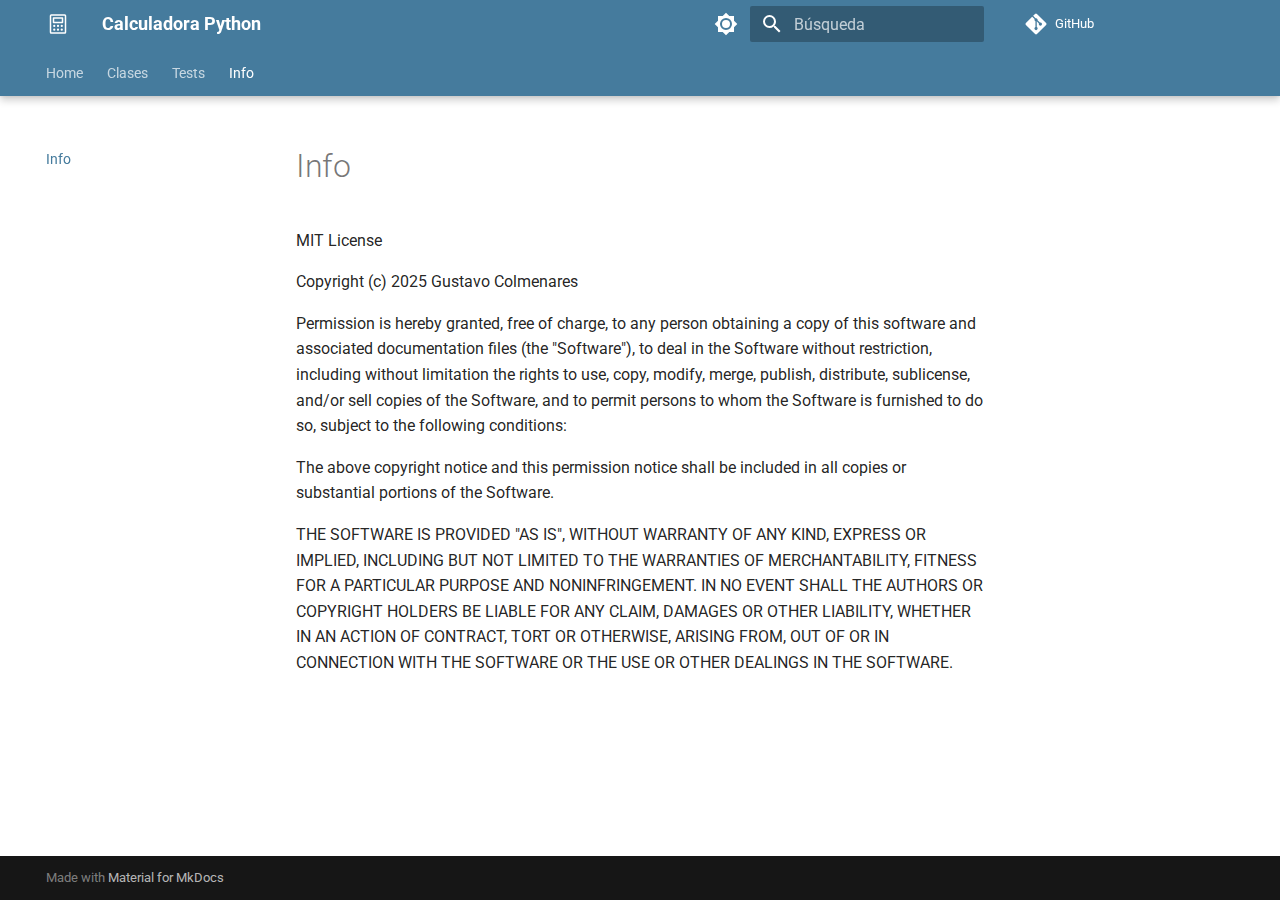
<file: license/index.html>
<!doctype html>
<html lang="es" class="no-js">
  <head>
    
      <meta charset="utf-8">
      <meta name="viewport" content="width=device-width,initial-scale=1">
      
      
      
        <link rel="canonical" href="https://mydomain.org/mysite/license/">
      
      
        <link rel="prev" href="../tests/test_HistoryManager_doc/">
      
      
      
      <link rel="icon" href="../assets/images/favicon.png">
      <meta name="generator" content="mkdocs-1.6.1, mkdocs-material-9.6.14">
    
    
      
        <title>Info - Calculadora Python</title>
      
    
    
      <link rel="stylesheet" href="../assets/stylesheets/main.342714a4.min.css">
      
        
        <link rel="stylesheet" href="../assets/stylesheets/palette.06af60db.min.css">
      
      


    
    
      
    
    
      
        
        
        <link rel="preconnect" href="https://fonts.gstatic.com" crossorigin>
        <link rel="stylesheet" href="https://fonts.googleapis.com/css?family=Roboto:300,300i,400,400i,700,700i%7CJetBrainsMono+Nerd+Font:400,400i,700,700i&display=fallback">
        <style>:root{--md-text-font:"Roboto";--md-code-font:"JetBrainsMono Nerd Font"}</style>
      
    
    
      <link rel="stylesheet" href="../stylesheets/extra.css">
    
    <script>__md_scope=new URL("..",location),__md_hash=e=>[...e].reduce(((e,_)=>(e<<5)-e+_.charCodeAt(0)),0),__md_get=(e,_=localStorage,t=__md_scope)=>JSON.parse(_.getItem(t.pathname+"."+e)),__md_set=(e,_,t=localStorage,a=__md_scope)=>{try{t.setItem(a.pathname+"."+e,JSON.stringify(_))}catch(e){}}</script>
    
      

    
    
    
  </head>
  
  
    
    
      
    
    
    
    
    <body dir="ltr" data-md-color-scheme="default" data-md-color-primary="custom" data-md-color-accent="indigo">
  
    
    <input class="md-toggle" data-md-toggle="drawer" type="checkbox" id="__drawer" autocomplete="off">
    <input class="md-toggle" data-md-toggle="search" type="checkbox" id="__search" autocomplete="off">
    <label class="md-overlay" for="__drawer"></label>
    <div data-md-component="skip">
      
    </div>
    <div data-md-component="announce">
      
    </div>
    
    
      

  

<header class="md-header md-header--shadow md-header--lifted" data-md-component="header">
  <nav class="md-header__inner md-grid" aria-label="Cabecera">
    <a href=".." title="Calculadora Python" class="md-header__button md-logo" aria-label="Calculadora Python" data-md-component="logo">
      
  <img src="../calculator.svg" alt="logo">

    </a>
    <label class="md-header__button md-icon" for="__drawer">
      
      <svg xmlns="http://www.w3.org/2000/svg" viewBox="0 0 24 24"><path d="M3 6h18v2H3zm0 5h18v2H3zm0 5h18v2H3z"/></svg>
    </label>
    <div class="md-header__title" data-md-component="header-title">
      <div class="md-header__ellipsis">
        <div class="md-header__topic">
          <span class="md-ellipsis">
            Calculadora Python
          </span>
        </div>
        <div class="md-header__topic" data-md-component="header-topic">
          <span class="md-ellipsis">
            
              Info
            
          </span>
        </div>
      </div>
    </div>
    
      
        <form class="md-header__option" data-md-component="palette">
  
    
    
    
    <input class="md-option" data-md-color-media="" data-md-color-scheme="default" data-md-color-primary="custom" data-md-color-accent="indigo"  aria-label="Switch to dark mode"  type="radio" name="__palette" id="__palette_0">
    
      <label class="md-header__button md-icon" title="Switch to dark mode" for="__palette_1" hidden>
        <svg xmlns="http://www.w3.org/2000/svg" viewBox="0 0 24 24"><path d="M12 8a4 4 0 0 0-4 4 4 4 0 0 0 4 4 4 4 0 0 0 4-4 4 4 0 0 0-4-4m0 10a6 6 0 0 1-6-6 6 6 0 0 1 6-6 6 6 0 0 1 6 6 6 6 0 0 1-6 6m8-9.31V4h-4.69L12 .69 8.69 4H4v4.69L.69 12 4 15.31V20h4.69L12 23.31 15.31 20H20v-4.69L23.31 12z"/></svg>
      </label>
    
  
    
    
    
    <input class="md-option" data-md-color-media="" data-md-color-scheme="slate" data-md-color-primary="custom" data-md-color-accent="indigo"  aria-label="Switch to light mode"  type="radio" name="__palette" id="__palette_1">
    
      <label class="md-header__button md-icon" title="Switch to light mode" for="__palette_0" hidden>
        <svg xmlns="http://www.w3.org/2000/svg" viewBox="0 0 24 24"><path d="M12 18c-.89 0-1.74-.2-2.5-.55C11.56 16.5 13 14.42 13 12s-1.44-4.5-3.5-5.45C10.26 6.2 11.11 6 12 6a6 6 0 0 1 6 6 6 6 0 0 1-6 6m8-9.31V4h-4.69L12 .69 8.69 4H4v4.69L.69 12 4 15.31V20h4.69L12 23.31 15.31 20H20v-4.69L23.31 12z"/></svg>
      </label>
    
  
</form>
      
    
    
      <script>var palette=__md_get("__palette");if(palette&&palette.color){if("(prefers-color-scheme)"===palette.color.media){var media=matchMedia("(prefers-color-scheme: light)"),input=document.querySelector(media.matches?"[data-md-color-media='(prefers-color-scheme: light)']":"[data-md-color-media='(prefers-color-scheme: dark)']");palette.color.media=input.getAttribute("data-md-color-media"),palette.color.scheme=input.getAttribute("data-md-color-scheme"),palette.color.primary=input.getAttribute("data-md-color-primary"),palette.color.accent=input.getAttribute("data-md-color-accent")}for(var[key,value]of Object.entries(palette.color))document.body.setAttribute("data-md-color-"+key,value)}</script>
    
    
    
      
      
        <label class="md-header__button md-icon" for="__search">
          
          <svg xmlns="http://www.w3.org/2000/svg" viewBox="0 0 24 24"><path d="M9.5 3A6.5 6.5 0 0 1 16 9.5c0 1.61-.59 3.09-1.56 4.23l.27.27h.79l5 5-1.5 1.5-5-5v-.79l-.27-.27A6.52 6.52 0 0 1 9.5 16 6.5 6.5 0 0 1 3 9.5 6.5 6.5 0 0 1 9.5 3m0 2C7 5 5 7 5 9.5S7 14 9.5 14 14 12 14 9.5 12 5 9.5 5"/></svg>
        </label>
        <div class="md-search" data-md-component="search" role="dialog">
  <label class="md-search__overlay" for="__search"></label>
  <div class="md-search__inner" role="search">
    <form class="md-search__form" name="search">
      <input type="text" class="md-search__input" name="query" aria-label="Búsqueda" placeholder="Búsqueda" autocapitalize="off" autocorrect="off" autocomplete="off" spellcheck="false" data-md-component="search-query" required>
      <label class="md-search__icon md-icon" for="__search">
        
        <svg xmlns="http://www.w3.org/2000/svg" viewBox="0 0 24 24"><path d="M9.5 3A6.5 6.5 0 0 1 16 9.5c0 1.61-.59 3.09-1.56 4.23l.27.27h.79l5 5-1.5 1.5-5-5v-.79l-.27-.27A6.52 6.52 0 0 1 9.5 16 6.5 6.5 0 0 1 3 9.5 6.5 6.5 0 0 1 9.5 3m0 2C7 5 5 7 5 9.5S7 14 9.5 14 14 12 14 9.5 12 5 9.5 5"/></svg>
        
        <svg xmlns="http://www.w3.org/2000/svg" viewBox="0 0 24 24"><path d="M20 11v2H8l5.5 5.5-1.42 1.42L4.16 12l7.92-7.92L13.5 5.5 8 11z"/></svg>
      </label>
      <nav class="md-search__options" aria-label="Buscar">
        
        <button type="reset" class="md-search__icon md-icon" title="Limpiar" aria-label="Limpiar" tabindex="-1">
          
          <svg xmlns="http://www.w3.org/2000/svg" viewBox="0 0 24 24"><path d="M19 6.41 17.59 5 12 10.59 6.41 5 5 6.41 10.59 12 5 17.59 6.41 19 12 13.41 17.59 19 19 17.59 13.41 12z"/></svg>
        </button>
      </nav>
      
        <div class="md-search__suggest" data-md-component="search-suggest"></div>
      
    </form>
    <div class="md-search__output">
      <div class="md-search__scrollwrap" tabindex="0" data-md-scrollfix>
        <div class="md-search-result" data-md-component="search-result">
          <div class="md-search-result__meta">
            Inicializando búsqueda
          </div>
          <ol class="md-search-result__list" role="presentation"></ol>
        </div>
      </div>
    </div>
  </div>
</div>
      
    
    
      <div class="md-header__source">
        <a href="https://github.com/Gustavo9481/Calculadora_Python" title="Ir al repositorio" class="md-source" data-md-component="source">
  <div class="md-source__icon md-icon">
    
    <svg xmlns="http://www.w3.org/2000/svg" viewBox="0 0 448 512"><!--! Font Awesome Free 6.7.2 by @fontawesome - https://fontawesome.com License - https://fontawesome.com/license/free (Icons: CC BY 4.0, Fonts: SIL OFL 1.1, Code: MIT License) Copyright 2024 Fonticons, Inc.--><path d="M439.55 236.05 244 40.45a28.87 28.87 0 0 0-40.81 0l-40.66 40.63 51.52 51.52c27.06-9.14 52.68 16.77 43.39 43.68l49.66 49.66c34.23-11.8 61.18 31 35.47 56.69-26.49 26.49-70.21-2.87-56-37.34L240.22 199v121.85c25.3 12.54 22.26 41.85 9.08 55a34.34 34.34 0 0 1-48.55 0c-17.57-17.6-11.07-46.91 11.25-56v-123c-20.8-8.51-24.6-30.74-18.64-45L142.57 101 8.45 235.14a28.86 28.86 0 0 0 0 40.81l195.61 195.6a28.86 28.86 0 0 0 40.8 0l194.69-194.69a28.86 28.86 0 0 0 0-40.81"/></svg>
  </div>
  <div class="md-source__repository">
    GitHub
  </div>
</a>
      </div>
    
  </nav>
  
    
      
<nav class="md-tabs" aria-label="Pestañas" data-md-component="tabs">
  <div class="md-grid">
    <ul class="md-tabs__list">
      
        
  
  
  
  
    <li class="md-tabs__item">
      <a href=".." class="md-tabs__link">
        
  
  
    
  
  Home

      </a>
    </li>
  

      
        
  
  
  
  
    
    
      <li class="md-tabs__item">
        <a href="../clases/AppCalculator_doc/" class="md-tabs__link">
          
  
  
  Clases

        </a>
      </li>
    
  

      
        
  
  
  
  
    
    
      <li class="md-tabs__item">
        <a href="../tests/test_Calculator_doc/" class="md-tabs__link">
          
  
  
  Tests

        </a>
      </li>
    
  

      
        
  
  
  
    
  
  
    <li class="md-tabs__item md-tabs__item--active">
      <a href="./" class="md-tabs__link">
        
  
  
    
  
  Info

      </a>
    </li>
  

      
    </ul>
  </div>
</nav>
    
  
</header>
    
    <div class="md-container" data-md-component="container">
      
      
        
      
      <main class="md-main" data-md-component="main">
        <div class="md-main__inner md-grid">
          
            
              
              <div class="md-sidebar md-sidebar--primary" data-md-component="sidebar" data-md-type="navigation" >
                <div class="md-sidebar__scrollwrap">
                  <div class="md-sidebar__inner">
                    


  


<nav class="md-nav md-nav--primary md-nav--lifted" aria-label="Navegación" data-md-level="0">
  <label class="md-nav__title" for="__drawer">
    <a href=".." title="Calculadora Python" class="md-nav__button md-logo" aria-label="Calculadora Python" data-md-component="logo">
      
  <img src="../calculator.svg" alt="logo">

    </a>
    Calculadora Python
  </label>
  
    <div class="md-nav__source">
      <a href="https://github.com/Gustavo9481/Calculadora_Python" title="Ir al repositorio" class="md-source" data-md-component="source">
  <div class="md-source__icon md-icon">
    
    <svg xmlns="http://www.w3.org/2000/svg" viewBox="0 0 448 512"><!--! Font Awesome Free 6.7.2 by @fontawesome - https://fontawesome.com License - https://fontawesome.com/license/free (Icons: CC BY 4.0, Fonts: SIL OFL 1.1, Code: MIT License) Copyright 2024 Fonticons, Inc.--><path d="M439.55 236.05 244 40.45a28.87 28.87 0 0 0-40.81 0l-40.66 40.63 51.52 51.52c27.06-9.14 52.68 16.77 43.39 43.68l49.66 49.66c34.23-11.8 61.18 31 35.47 56.69-26.49 26.49-70.21-2.87-56-37.34L240.22 199v121.85c25.3 12.54 22.26 41.85 9.08 55a34.34 34.34 0 0 1-48.55 0c-17.57-17.6-11.07-46.91 11.25-56v-123c-20.8-8.51-24.6-30.74-18.64-45L142.57 101 8.45 235.14a28.86 28.86 0 0 0 0 40.81l195.61 195.6a28.86 28.86 0 0 0 40.8 0l194.69-194.69a28.86 28.86 0 0 0 0-40.81"/></svg>
  </div>
  <div class="md-source__repository">
    GitHub
  </div>
</a>
    </div>
  
  <ul class="md-nav__list" data-md-scrollfix>
    
      
      
  
  
  
  
    <li class="md-nav__item">
      <a href=".." class="md-nav__link">
        
  
  
  <span class="md-ellipsis">
    Home
    
  </span>
  

      </a>
    </li>
  

    
      
      
  
  
  
  
    
    
    
    
      
      
        
      
    
    
    <li class="md-nav__item md-nav__item--nested">
      
        
        
          
        
        <input class="md-nav__toggle md-toggle md-toggle--indeterminate" type="checkbox" id="__nav_2" >
        
          
          <label class="md-nav__link" for="__nav_2" id="__nav_2_label" tabindex="0">
            
  
  
  <span class="md-ellipsis">
    Clases
    
  </span>
  

            <span class="md-nav__icon md-icon"></span>
          </label>
        
        <nav class="md-nav" data-md-level="1" aria-labelledby="__nav_2_label" aria-expanded="false">
          <label class="md-nav__title" for="__nav_2">
            <span class="md-nav__icon md-icon"></span>
            Clases
          </label>
          <ul class="md-nav__list" data-md-scrollfix>
            
              
                
  
  
  
  
    <li class="md-nav__item">
      <a href="../clases/AppCalculator_doc/" class="md-nav__link">
        
  
  
  <span class="md-ellipsis">
    AppCalculator
    
  </span>
  

      </a>
    </li>
  

              
            
              
                
  
  
  
  
    <li class="md-nav__item">
      <a href="../clases/Calculator_doc/" class="md-nav__link">
        
  
  
  <span class="md-ellipsis">
    Calculator
    
  </span>
  

      </a>
    </li>
  

              
            
              
                
  
  
  
  
    <li class="md-nav__item">
      <a href="../clases/HistoryTableDB_doc/" class="md-nav__link">
        
  
  
  <span class="md-ellipsis">
    HistoryTableDB
    
  </span>
  

      </a>
    </li>
  

              
            
              
                
  
  
  
  
    <li class="md-nav__item">
      <a href="../clases/HistoryManager_doc/" class="md-nav__link">
        
  
  
  <span class="md-ellipsis">
    HistoryManager
    
  </span>
  

      </a>
    </li>
  

              
            
              
                
  
  
  
  
    <li class="md-nav__item">
      <a href="../clases/ButtonsCreator_doc/" class="md-nav__link">
        
  
  
  <span class="md-ellipsis">
    ButtonsCreator
    
  </span>
  

      </a>
    </li>
  

              
            
              
                
  
  
  
  
    <li class="md-nav__item">
      <a href="../clases/ScreensCreator_doc/" class="md-nav__link">
        
  
  
  <span class="md-ellipsis">
    ScreensCreator
    
  </span>
  

      </a>
    </li>
  

              
            
              
                
  
  
  
  
    <li class="md-nav__item">
      <a href="../clases/InterfaceCreator_doc/" class="md-nav__link">
        
  
  
  <span class="md-ellipsis">
    InterfaceCreator
    
  </span>
  

      </a>
    </li>
  

              
            
          </ul>
        </nav>
      
    </li>
  

    
      
      
  
  
  
  
    
    
    
    
      
      
        
      
    
    
    <li class="md-nav__item md-nav__item--nested">
      
        
        
          
        
        <input class="md-nav__toggle md-toggle md-toggle--indeterminate" type="checkbox" id="__nav_3" >
        
          
          <label class="md-nav__link" for="__nav_3" id="__nav_3_label" tabindex="0">
            
  
  
  <span class="md-ellipsis">
    Tests
    
  </span>
  

            <span class="md-nav__icon md-icon"></span>
          </label>
        
        <nav class="md-nav" data-md-level="1" aria-labelledby="__nav_3_label" aria-expanded="false">
          <label class="md-nav__title" for="__nav_3">
            <span class="md-nav__icon md-icon"></span>
            Tests
          </label>
          <ul class="md-nav__list" data-md-scrollfix>
            
              
                
  
  
  
  
    <li class="md-nav__item">
      <a href="../tests/test_Calculator_doc/" class="md-nav__link">
        
  
  
  <span class="md-ellipsis">
    TestCalculator
    
  </span>
  

      </a>
    </li>
  

              
            
              
                
  
  
  
  
    <li class="md-nav__item">
      <a href="../tests/test_ButtonsCreator_doc/" class="md-nav__link">
        
  
  
  <span class="md-ellipsis">
    MockDisplay
    
  </span>
  

      </a>
    </li>
  

              
            
              
                
  
  
  
  
    <li class="md-nav__item">
      <a href="../tests/test_HistoryManager_doc/" class="md-nav__link">
        
  
  
  <span class="md-ellipsis">
    TestHistoryManager
    
  </span>
  

      </a>
    </li>
  

              
            
          </ul>
        </nav>
      
    </li>
  

    
      
      
  
  
    
  
  
  
    <li class="md-nav__item md-nav__item--active">
      
      <input class="md-nav__toggle md-toggle" type="checkbox" id="__toc">
      
      
      
      <a href="./" class="md-nav__link md-nav__link--active">
        
  
  
  <span class="md-ellipsis">
    Info
    
  </span>
  

      </a>
      
    </li>
  

    
  </ul>
</nav>
                  </div>
                </div>
              </div>
            
            
              
              <div class="md-sidebar md-sidebar--secondary" data-md-component="sidebar" data-md-type="toc" >
                <div class="md-sidebar__scrollwrap">
                  <div class="md-sidebar__inner">
                    

<nav class="md-nav md-nav--secondary" aria-label="Tabla de contenidos">
  
  
  
  
</nav>
                  </div>
                </div>
              </div>
            
          
          
            <div class="md-content" data-md-component="content">
              <article class="md-content__inner md-typeset">
                
                  


  
  


  <h1>Info</h1>

<p>MIT License</p>
<p>Copyright (c) 2025 Gustavo Colmenares</p>
<p>Permission is hereby granted, free of charge, to any person obtaining a copy
of this software and associated documentation files (the "Software"), to deal
in the Software without restriction, including without limitation the rights
to use, copy, modify, merge, publish, distribute, sublicense, and/or sell
copies of the Software, and to permit persons to whom the Software is
furnished to do so, subject to the following conditions:</p>
<p>The above copyright notice and this permission notice shall be included in all
copies or substantial portions of the Software.</p>
<p>THE SOFTWARE IS PROVIDED "AS IS", WITHOUT WARRANTY OF ANY KIND, EXPRESS OR
IMPLIED, INCLUDING BUT NOT LIMITED TO THE WARRANTIES OF MERCHANTABILITY,
FITNESS FOR A PARTICULAR PURPOSE AND NONINFRINGEMENT. IN NO EVENT SHALL THE
AUTHORS OR COPYRIGHT HOLDERS BE LIABLE FOR ANY CLAIM, DAMAGES OR OTHER
LIABILITY, WHETHER IN AN ACTION OF CONTRACT, TORT OR OTHERWISE, ARISING FROM,
OUT OF OR IN CONNECTION WITH THE SOFTWARE OR THE USE OR OTHER DEALINGS IN THE
SOFTWARE.</p>












                
              </article>
            </div>
          
          
<script>var target=document.getElementById(location.hash.slice(1));target&&target.name&&(target.checked=target.name.startsWith("__tabbed_"))</script>
        </div>
        
          <button type="button" class="md-top md-icon" data-md-component="top" hidden>
  
  <svg xmlns="http://www.w3.org/2000/svg" viewBox="0 0 24 24"><path d="M13 20h-2V8l-5.5 5.5-1.42-1.42L12 4.16l7.92 7.92-1.42 1.42L13 8z"/></svg>
  Volver al principio
</button>
        
      </main>
      
        <footer class="md-footer">
  
  <div class="md-footer-meta md-typeset">
    <div class="md-footer-meta__inner md-grid">
      <div class="md-copyright">
  
  
    Made with
    <a href="https://squidfunk.github.io/mkdocs-material/" target="_blank" rel="noopener">
      Material for MkDocs
    </a>
  
</div>
      
    </div>
  </div>
</footer>
      
    </div>
    <div class="md-dialog" data-md-component="dialog">
      <div class="md-dialog__inner md-typeset"></div>
    </div>
    
      <div class="md-progress" data-md-component="progress" role="progressbar"></div>
    
    
    
      
      <script id="__config" type="application/json">{"base": "..", "features": ["navigation.instant", "navigation.instant.progress", "navigation.instant.preview", "navigation.tracking", "navigation.tabs", "navigation.tabs.sticky", "navigation.sections", "navigation.expand", "navigation.top", "search.suggest", "content.code.copy"], "search": "../assets/javascripts/workers/search.d50fe291.min.js", "tags": null, "translations": {"clipboard.copied": "Copiado al portapapeles", "clipboard.copy": "Copiar al portapapeles", "search.result.more.one": "1 m\u00e1s en esta p\u00e1gina", "search.result.more.other": "# m\u00e1s en esta p\u00e1gina", "search.result.none": "No se encontraron documentos", "search.result.one": "1 documento encontrado", "search.result.other": "# documentos encontrados", "search.result.placeholder": "Teclee para comenzar b\u00fasqueda", "search.result.term.missing": "Falta", "select.version": "Seleccionar versi\u00f3n"}, "version": null}</script>
    
    
      <script src="../assets/javascripts/bundle.13a4f30d.min.js"></script>
      
    
  </body>
</html>
</file>
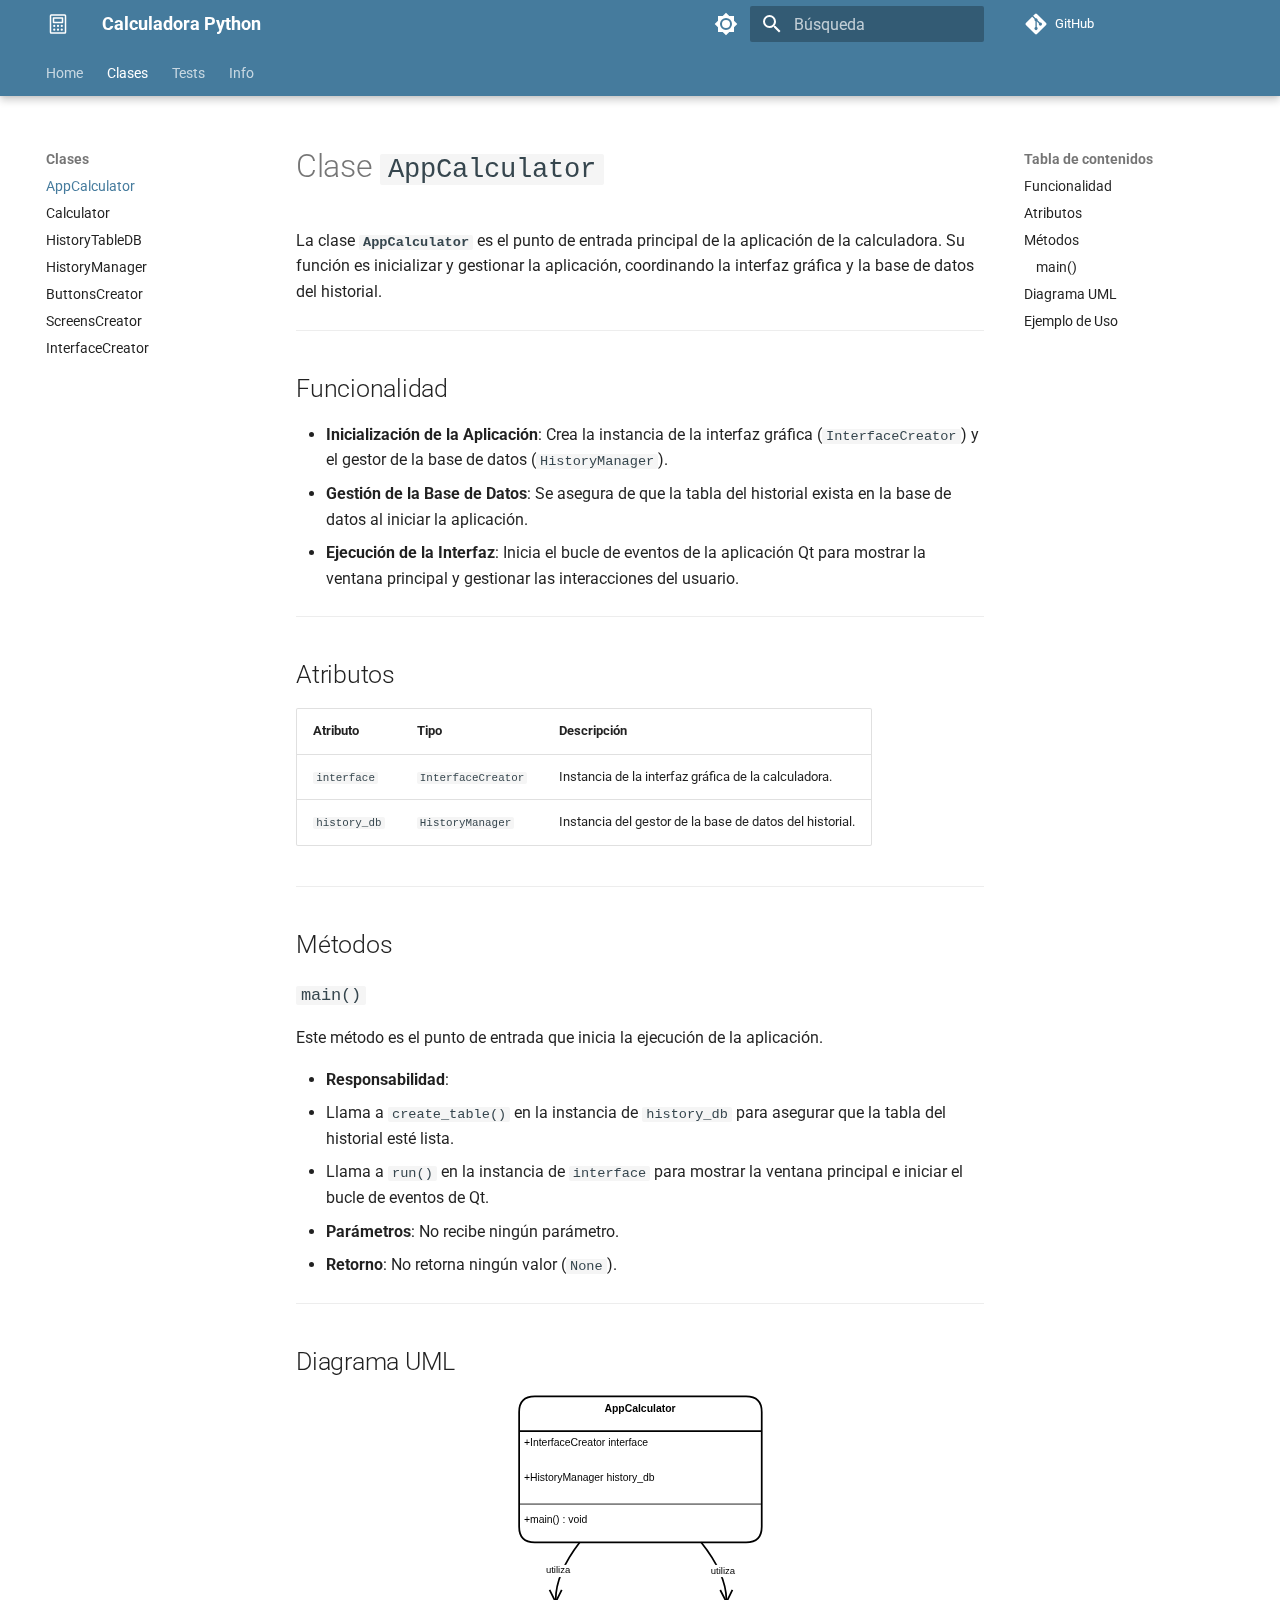
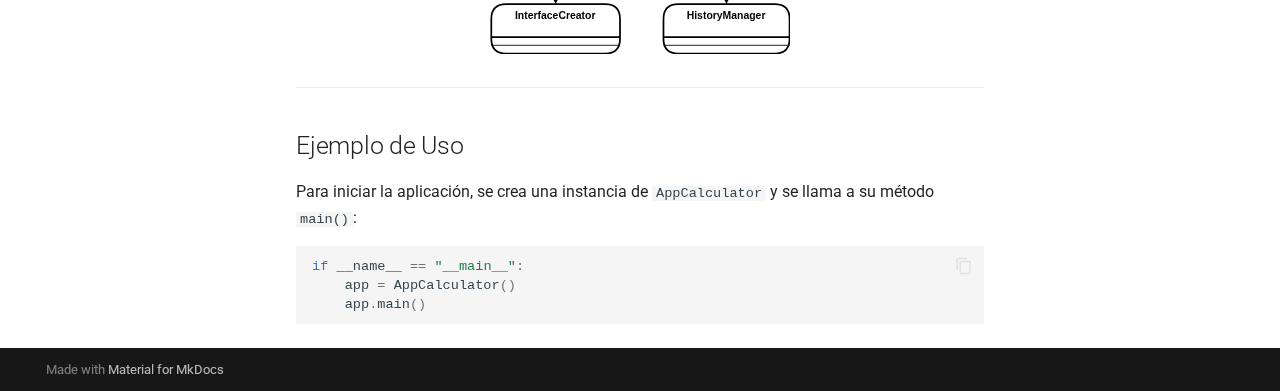
<file: clases/AppCalculator_doc/index.html>
<!doctype html>
<html lang="es" class="no-js">
  <head>
    
      <meta charset="utf-8">
      <meta name="viewport" content="width=device-width,initial-scale=1">
      
      
      
        <link rel="canonical" href="https://mydomain.org/mysite/clases/AppCalculator_doc/">
      
      
        <link rel="prev" href="../..">
      
      
        <link rel="next" href="../Calculator_doc/">
      
      
      <link rel="icon" href="../../assets/images/favicon.png">
      <meta name="generator" content="mkdocs-1.6.1, mkdocs-material-9.6.14">
    
    
      
        <title>AppCalculator - Calculadora Python</title>
      
    
    
      <link rel="stylesheet" href="../../assets/stylesheets/main.342714a4.min.css">
      
        
        <link rel="stylesheet" href="../../assets/stylesheets/palette.06af60db.min.css">
      
      


    
    
      
    
    
      
        
        
        <link rel="preconnect" href="https://fonts.gstatic.com" crossorigin>
        <link rel="stylesheet" href="https://fonts.googleapis.com/css?family=Roboto:300,300i,400,400i,700,700i%7CJetBrainsMono+Nerd+Font:400,400i,700,700i&display=fallback">
        <style>:root{--md-text-font:"Roboto";--md-code-font:"JetBrainsMono Nerd Font"}</style>
      
    
    
      <link rel="stylesheet" href="../../stylesheets/extra.css">
    
    <script>__md_scope=new URL("../..",location),__md_hash=e=>[...e].reduce(((e,_)=>(e<<5)-e+_.charCodeAt(0)),0),__md_get=(e,_=localStorage,t=__md_scope)=>JSON.parse(_.getItem(t.pathname+"."+e)),__md_set=(e,_,t=localStorage,a=__md_scope)=>{try{t.setItem(a.pathname+"."+e,JSON.stringify(_))}catch(e){}}</script>
    
      

    
    
    
  </head>
  
  
    
    
      
    
    
    
    
    <body dir="ltr" data-md-color-scheme="default" data-md-color-primary="custom" data-md-color-accent="indigo">
  
    
    <input class="md-toggle" data-md-toggle="drawer" type="checkbox" id="__drawer" autocomplete="off">
    <input class="md-toggle" data-md-toggle="search" type="checkbox" id="__search" autocomplete="off">
    <label class="md-overlay" for="__drawer"></label>
    <div data-md-component="skip">
      
        
        <a href="#clase-appcalculator" class="md-skip">
          Saltar a contenido
        </a>
      
    </div>
    <div data-md-component="announce">
      
    </div>
    
    
      

  

<header class="md-header md-header--shadow md-header--lifted" data-md-component="header">
  <nav class="md-header__inner md-grid" aria-label="Cabecera">
    <a href="../.." title="Calculadora Python" class="md-header__button md-logo" aria-label="Calculadora Python" data-md-component="logo">
      
  <img src="../../calculator.svg" alt="logo">

    </a>
    <label class="md-header__button md-icon" for="__drawer">
      
      <svg xmlns="http://www.w3.org/2000/svg" viewBox="0 0 24 24"><path d="M3 6h18v2H3zm0 5h18v2H3zm0 5h18v2H3z"/></svg>
    </label>
    <div class="md-header__title" data-md-component="header-title">
      <div class="md-header__ellipsis">
        <div class="md-header__topic">
          <span class="md-ellipsis">
            Calculadora Python
          </span>
        </div>
        <div class="md-header__topic" data-md-component="header-topic">
          <span class="md-ellipsis">
            
              AppCalculator
            
          </span>
        </div>
      </div>
    </div>
    
      
        <form class="md-header__option" data-md-component="palette">
  
    
    
    
    <input class="md-option" data-md-color-media="" data-md-color-scheme="default" data-md-color-primary="custom" data-md-color-accent="indigo"  aria-label="Switch to dark mode"  type="radio" name="__palette" id="__palette_0">
    
      <label class="md-header__button md-icon" title="Switch to dark mode" for="__palette_1" hidden>
        <svg xmlns="http://www.w3.org/2000/svg" viewBox="0 0 24 24"><path d="M12 8a4 4 0 0 0-4 4 4 4 0 0 0 4 4 4 4 0 0 0 4-4 4 4 0 0 0-4-4m0 10a6 6 0 0 1-6-6 6 6 0 0 1 6-6 6 6 0 0 1 6 6 6 6 0 0 1-6 6m8-9.31V4h-4.69L12 .69 8.69 4H4v4.69L.69 12 4 15.31V20h4.69L12 23.31 15.31 20H20v-4.69L23.31 12z"/></svg>
      </label>
    
  
    
    
    
    <input class="md-option" data-md-color-media="" data-md-color-scheme="slate" data-md-color-primary="custom" data-md-color-accent="indigo"  aria-label="Switch to light mode"  type="radio" name="__palette" id="__palette_1">
    
      <label class="md-header__button md-icon" title="Switch to light mode" for="__palette_0" hidden>
        <svg xmlns="http://www.w3.org/2000/svg" viewBox="0 0 24 24"><path d="M12 18c-.89 0-1.74-.2-2.5-.55C11.56 16.5 13 14.42 13 12s-1.44-4.5-3.5-5.45C10.26 6.2 11.11 6 12 6a6 6 0 0 1 6 6 6 6 0 0 1-6 6m8-9.31V4h-4.69L12 .69 8.69 4H4v4.69L.69 12 4 15.31V20h4.69L12 23.31 15.31 20H20v-4.69L23.31 12z"/></svg>
      </label>
    
  
</form>
      
    
    
      <script>var palette=__md_get("__palette");if(palette&&palette.color){if("(prefers-color-scheme)"===palette.color.media){var media=matchMedia("(prefers-color-scheme: light)"),input=document.querySelector(media.matches?"[data-md-color-media='(prefers-color-scheme: light)']":"[data-md-color-media='(prefers-color-scheme: dark)']");palette.color.media=input.getAttribute("data-md-color-media"),palette.color.scheme=input.getAttribute("data-md-color-scheme"),palette.color.primary=input.getAttribute("data-md-color-primary"),palette.color.accent=input.getAttribute("data-md-color-accent")}for(var[key,value]of Object.entries(palette.color))document.body.setAttribute("data-md-color-"+key,value)}</script>
    
    
    
      
      
        <label class="md-header__button md-icon" for="__search">
          
          <svg xmlns="http://www.w3.org/2000/svg" viewBox="0 0 24 24"><path d="M9.5 3A6.5 6.5 0 0 1 16 9.5c0 1.61-.59 3.09-1.56 4.23l.27.27h.79l5 5-1.5 1.5-5-5v-.79l-.27-.27A6.52 6.52 0 0 1 9.5 16 6.5 6.5 0 0 1 3 9.5 6.5 6.5 0 0 1 9.5 3m0 2C7 5 5 7 5 9.5S7 14 9.5 14 14 12 14 9.5 12 5 9.5 5"/></svg>
        </label>
        <div class="md-search" data-md-component="search" role="dialog">
  <label class="md-search__overlay" for="__search"></label>
  <div class="md-search__inner" role="search">
    <form class="md-search__form" name="search">
      <input type="text" class="md-search__input" name="query" aria-label="Búsqueda" placeholder="Búsqueda" autocapitalize="off" autocorrect="off" autocomplete="off" spellcheck="false" data-md-component="search-query" required>
      <label class="md-search__icon md-icon" for="__search">
        
        <svg xmlns="http://www.w3.org/2000/svg" viewBox="0 0 24 24"><path d="M9.5 3A6.5 6.5 0 0 1 16 9.5c0 1.61-.59 3.09-1.56 4.23l.27.27h.79l5 5-1.5 1.5-5-5v-.79l-.27-.27A6.52 6.52 0 0 1 9.5 16 6.5 6.5 0 0 1 3 9.5 6.5 6.5 0 0 1 9.5 3m0 2C7 5 5 7 5 9.5S7 14 9.5 14 14 12 14 9.5 12 5 9.5 5"/></svg>
        
        <svg xmlns="http://www.w3.org/2000/svg" viewBox="0 0 24 24"><path d="M20 11v2H8l5.5 5.5-1.42 1.42L4.16 12l7.92-7.92L13.5 5.5 8 11z"/></svg>
      </label>
      <nav class="md-search__options" aria-label="Buscar">
        
        <button type="reset" class="md-search__icon md-icon" title="Limpiar" aria-label="Limpiar" tabindex="-1">
          
          <svg xmlns="http://www.w3.org/2000/svg" viewBox="0 0 24 24"><path d="M19 6.41 17.59 5 12 10.59 6.41 5 5 6.41 10.59 12 5 17.59 6.41 19 12 13.41 17.59 19 19 17.59 13.41 12z"/></svg>
        </button>
      </nav>
      
        <div class="md-search__suggest" data-md-component="search-suggest"></div>
      
    </form>
    <div class="md-search__output">
      <div class="md-search__scrollwrap" tabindex="0" data-md-scrollfix>
        <div class="md-search-result" data-md-component="search-result">
          <div class="md-search-result__meta">
            Inicializando búsqueda
          </div>
          <ol class="md-search-result__list" role="presentation"></ol>
        </div>
      </div>
    </div>
  </div>
</div>
      
    
    
      <div class="md-header__source">
        <a href="https://github.com/Gustavo9481/Calculadora_Python" title="Ir al repositorio" class="md-source" data-md-component="source">
  <div class="md-source__icon md-icon">
    
    <svg xmlns="http://www.w3.org/2000/svg" viewBox="0 0 448 512"><!--! Font Awesome Free 6.7.2 by @fontawesome - https://fontawesome.com License - https://fontawesome.com/license/free (Icons: CC BY 4.0, Fonts: SIL OFL 1.1, Code: MIT License) Copyright 2024 Fonticons, Inc.--><path d="M439.55 236.05 244 40.45a28.87 28.87 0 0 0-40.81 0l-40.66 40.63 51.52 51.52c27.06-9.14 52.68 16.77 43.39 43.68l49.66 49.66c34.23-11.8 61.18 31 35.47 56.69-26.49 26.49-70.21-2.87-56-37.34L240.22 199v121.85c25.3 12.54 22.26 41.85 9.08 55a34.34 34.34 0 0 1-48.55 0c-17.57-17.6-11.07-46.91 11.25-56v-123c-20.8-8.51-24.6-30.74-18.64-45L142.57 101 8.45 235.14a28.86 28.86 0 0 0 0 40.81l195.61 195.6a28.86 28.86 0 0 0 40.8 0l194.69-194.69a28.86 28.86 0 0 0 0-40.81"/></svg>
  </div>
  <div class="md-source__repository">
    GitHub
  </div>
</a>
      </div>
    
  </nav>
  
    
      
<nav class="md-tabs" aria-label="Pestañas" data-md-component="tabs">
  <div class="md-grid">
    <ul class="md-tabs__list">
      
        
  
  
  
  
    <li class="md-tabs__item">
      <a href="../.." class="md-tabs__link">
        
  
  
    
  
  Home

      </a>
    </li>
  

      
        
  
  
  
    
  
  
    
    
      <li class="md-tabs__item md-tabs__item--active">
        <a href="./" class="md-tabs__link">
          
  
  
  Clases

        </a>
      </li>
    
  

      
        
  
  
  
  
    
    
      <li class="md-tabs__item">
        <a href="../../tests/test_Calculator_doc/" class="md-tabs__link">
          
  
  
  Tests

        </a>
      </li>
    
  

      
        
  
  
  
  
    <li class="md-tabs__item">
      <a href="../../license/" class="md-tabs__link">
        
  
  
    
  
  Info

      </a>
    </li>
  

      
    </ul>
  </div>
</nav>
    
  
</header>
    
    <div class="md-container" data-md-component="container">
      
      
        
      
      <main class="md-main" data-md-component="main">
        <div class="md-main__inner md-grid">
          
            
              
              <div class="md-sidebar md-sidebar--primary" data-md-component="sidebar" data-md-type="navigation" >
                <div class="md-sidebar__scrollwrap">
                  <div class="md-sidebar__inner">
                    


  


<nav class="md-nav md-nav--primary md-nav--lifted" aria-label="Navegación" data-md-level="0">
  <label class="md-nav__title" for="__drawer">
    <a href="../.." title="Calculadora Python" class="md-nav__button md-logo" aria-label="Calculadora Python" data-md-component="logo">
      
  <img src="../../calculator.svg" alt="logo">

    </a>
    Calculadora Python
  </label>
  
    <div class="md-nav__source">
      <a href="https://github.com/Gustavo9481/Calculadora_Python" title="Ir al repositorio" class="md-source" data-md-component="source">
  <div class="md-source__icon md-icon">
    
    <svg xmlns="http://www.w3.org/2000/svg" viewBox="0 0 448 512"><!--! Font Awesome Free 6.7.2 by @fontawesome - https://fontawesome.com License - https://fontawesome.com/license/free (Icons: CC BY 4.0, Fonts: SIL OFL 1.1, Code: MIT License) Copyright 2024 Fonticons, Inc.--><path d="M439.55 236.05 244 40.45a28.87 28.87 0 0 0-40.81 0l-40.66 40.63 51.52 51.52c27.06-9.14 52.68 16.77 43.39 43.68l49.66 49.66c34.23-11.8 61.18 31 35.47 56.69-26.49 26.49-70.21-2.87-56-37.34L240.22 199v121.85c25.3 12.54 22.26 41.85 9.08 55a34.34 34.34 0 0 1-48.55 0c-17.57-17.6-11.07-46.91 11.25-56v-123c-20.8-8.51-24.6-30.74-18.64-45L142.57 101 8.45 235.14a28.86 28.86 0 0 0 0 40.81l195.61 195.6a28.86 28.86 0 0 0 40.8 0l194.69-194.69a28.86 28.86 0 0 0 0-40.81"/></svg>
  </div>
  <div class="md-source__repository">
    GitHub
  </div>
</a>
    </div>
  
  <ul class="md-nav__list" data-md-scrollfix>
    
      
      
  
  
  
  
    <li class="md-nav__item">
      <a href="../.." class="md-nav__link">
        
  
  
  <span class="md-ellipsis">
    Home
    
  </span>
  

      </a>
    </li>
  

    
      
      
  
  
    
  
  
  
    
    
    
    
      
        
        
      
      
        
      
    
    
    <li class="md-nav__item md-nav__item--active md-nav__item--section md-nav__item--nested">
      
        
        
        <input class="md-nav__toggle md-toggle " type="checkbox" id="__nav_2" checked>
        
          
          <label class="md-nav__link" for="__nav_2" id="__nav_2_label" tabindex="">
            
  
  
  <span class="md-ellipsis">
    Clases
    
  </span>
  

            <span class="md-nav__icon md-icon"></span>
          </label>
        
        <nav class="md-nav" data-md-level="1" aria-labelledby="__nav_2_label" aria-expanded="true">
          <label class="md-nav__title" for="__nav_2">
            <span class="md-nav__icon md-icon"></span>
            Clases
          </label>
          <ul class="md-nav__list" data-md-scrollfix>
            
              
                
  
  
    
  
  
  
    <li class="md-nav__item md-nav__item--active">
      
      <input class="md-nav__toggle md-toggle" type="checkbox" id="__toc">
      
      
        
      
      
        <label class="md-nav__link md-nav__link--active" for="__toc">
          
  
  
  <span class="md-ellipsis">
    AppCalculator
    
  </span>
  

          <span class="md-nav__icon md-icon"></span>
        </label>
      
      <a href="./" class="md-nav__link md-nav__link--active">
        
  
  
  <span class="md-ellipsis">
    AppCalculator
    
  </span>
  

      </a>
      
        

<nav class="md-nav md-nav--secondary" aria-label="Tabla de contenidos">
  
  
  
    
  
  
    <label class="md-nav__title" for="__toc">
      <span class="md-nav__icon md-icon"></span>
      Tabla de contenidos
    </label>
    <ul class="md-nav__list" data-md-component="toc" data-md-scrollfix>
      
        <li class="md-nav__item">
  <a href="#funcionalidad" class="md-nav__link">
    <span class="md-ellipsis">
      Funcionalidad
    </span>
  </a>
  
</li>
      
        <li class="md-nav__item">
  <a href="#atributos" class="md-nav__link">
    <span class="md-ellipsis">
      Atributos
    </span>
  </a>
  
</li>
      
        <li class="md-nav__item">
  <a href="#metodos" class="md-nav__link">
    <span class="md-ellipsis">
      Métodos
    </span>
  </a>
  
    <nav class="md-nav" aria-label="Métodos">
      <ul class="md-nav__list">
        
          <li class="md-nav__item">
  <a href="#main" class="md-nav__link">
    <span class="md-ellipsis">
      main()
    </span>
  </a>
  
</li>
        
      </ul>
    </nav>
  
</li>
      
        <li class="md-nav__item">
  <a href="#diagrama-uml" class="md-nav__link">
    <span class="md-ellipsis">
      Diagrama UML
    </span>
  </a>
  
</li>
      
        <li class="md-nav__item">
  <a href="#ejemplo-de-uso" class="md-nav__link">
    <span class="md-ellipsis">
      Ejemplo de Uso
    </span>
  </a>
  
</li>
      
    </ul>
  
</nav>
      
    </li>
  

              
            
              
                
  
  
  
  
    <li class="md-nav__item">
      <a href="../Calculator_doc/" class="md-nav__link">
        
  
  
  <span class="md-ellipsis">
    Calculator
    
  </span>
  

      </a>
    </li>
  

              
            
              
                
  
  
  
  
    <li class="md-nav__item">
      <a href="../HistoryTableDB_doc/" class="md-nav__link">
        
  
  
  <span class="md-ellipsis">
    HistoryTableDB
    
  </span>
  

      </a>
    </li>
  

              
            
              
                
  
  
  
  
    <li class="md-nav__item">
      <a href="../HistoryManager_doc/" class="md-nav__link">
        
  
  
  <span class="md-ellipsis">
    HistoryManager
    
  </span>
  

      </a>
    </li>
  

              
            
              
                
  
  
  
  
    <li class="md-nav__item">
      <a href="../ButtonsCreator_doc/" class="md-nav__link">
        
  
  
  <span class="md-ellipsis">
    ButtonsCreator
    
  </span>
  

      </a>
    </li>
  

              
            
              
                
  
  
  
  
    <li class="md-nav__item">
      <a href="../ScreensCreator_doc/" class="md-nav__link">
        
  
  
  <span class="md-ellipsis">
    ScreensCreator
    
  </span>
  

      </a>
    </li>
  

              
            
              
                
  
  
  
  
    <li class="md-nav__item">
      <a href="../InterfaceCreator_doc/" class="md-nav__link">
        
  
  
  <span class="md-ellipsis">
    InterfaceCreator
    
  </span>
  

      </a>
    </li>
  

              
            
          </ul>
        </nav>
      
    </li>
  

    
      
      
  
  
  
  
    
    
    
    
      
      
        
      
    
    
    <li class="md-nav__item md-nav__item--nested">
      
        
        
          
        
        <input class="md-nav__toggle md-toggle md-toggle--indeterminate" type="checkbox" id="__nav_3" >
        
          
          <label class="md-nav__link" for="__nav_3" id="__nav_3_label" tabindex="0">
            
  
  
  <span class="md-ellipsis">
    Tests
    
  </span>
  

            <span class="md-nav__icon md-icon"></span>
          </label>
        
        <nav class="md-nav" data-md-level="1" aria-labelledby="__nav_3_label" aria-expanded="false">
          <label class="md-nav__title" for="__nav_3">
            <span class="md-nav__icon md-icon"></span>
            Tests
          </label>
          <ul class="md-nav__list" data-md-scrollfix>
            
              
                
  
  
  
  
    <li class="md-nav__item">
      <a href="../../tests/test_Calculator_doc/" class="md-nav__link">
        
  
  
  <span class="md-ellipsis">
    TestCalculator
    
  </span>
  

      </a>
    </li>
  

              
            
              
                
  
  
  
  
    <li class="md-nav__item">
      <a href="../../tests/test_ButtonsCreator_doc/" class="md-nav__link">
        
  
  
  <span class="md-ellipsis">
    MockDisplay
    
  </span>
  

      </a>
    </li>
  

              
            
              
                
  
  
  
  
    <li class="md-nav__item">
      <a href="../../tests/test_HistoryManager_doc/" class="md-nav__link">
        
  
  
  <span class="md-ellipsis">
    TestHistoryManager
    
  </span>
  

      </a>
    </li>
  

              
            
          </ul>
        </nav>
      
    </li>
  

    
      
      
  
  
  
  
    <li class="md-nav__item">
      <a href="../../license/" class="md-nav__link">
        
  
  
  <span class="md-ellipsis">
    Info
    
  </span>
  

      </a>
    </li>
  

    
  </ul>
</nav>
                  </div>
                </div>
              </div>
            
            
              
              <div class="md-sidebar md-sidebar--secondary" data-md-component="sidebar" data-md-type="toc" >
                <div class="md-sidebar__scrollwrap">
                  <div class="md-sidebar__inner">
                    

<nav class="md-nav md-nav--secondary" aria-label="Tabla de contenidos">
  
  
  
    
  
  
    <label class="md-nav__title" for="__toc">
      <span class="md-nav__icon md-icon"></span>
      Tabla de contenidos
    </label>
    <ul class="md-nav__list" data-md-component="toc" data-md-scrollfix>
      
        <li class="md-nav__item">
  <a href="#funcionalidad" class="md-nav__link">
    <span class="md-ellipsis">
      Funcionalidad
    </span>
  </a>
  
</li>
      
        <li class="md-nav__item">
  <a href="#atributos" class="md-nav__link">
    <span class="md-ellipsis">
      Atributos
    </span>
  </a>
  
</li>
      
        <li class="md-nav__item">
  <a href="#metodos" class="md-nav__link">
    <span class="md-ellipsis">
      Métodos
    </span>
  </a>
  
    <nav class="md-nav" aria-label="Métodos">
      <ul class="md-nav__list">
        
          <li class="md-nav__item">
  <a href="#main" class="md-nav__link">
    <span class="md-ellipsis">
      main()
    </span>
  </a>
  
</li>
        
      </ul>
    </nav>
  
</li>
      
        <li class="md-nav__item">
  <a href="#diagrama-uml" class="md-nav__link">
    <span class="md-ellipsis">
      Diagrama UML
    </span>
  </a>
  
</li>
      
        <li class="md-nav__item">
  <a href="#ejemplo-de-uso" class="md-nav__link">
    <span class="md-ellipsis">
      Ejemplo de Uso
    </span>
  </a>
  
</li>
      
    </ul>
  
</nav>
                  </div>
                </div>
              </div>
            
          
          
            <div class="md-content" data-md-component="content">
              <article class="md-content__inner md-typeset">
                
                  


  
  


<h1 id="clase-appcalculator">Clase <code>AppCalculator</code></h1>
<p>La clase <strong><code>AppCalculator</code></strong> es el punto de entrada principal de la aplicación de la calculadora. Su función es inicializar y gestionar la aplicación, coordinando la interfaz gráfica y la base de datos del historial.</p>
<hr />
<h2 id="funcionalidad">Funcionalidad</h2>
<ul>
<li><strong>Inicialización de la Aplicación</strong>: Crea la instancia de la interfaz gráfica (<code>InterfaceCreator</code>) y el gestor de la base de datos (<code>HistoryManager</code>).</li>
<li><strong>Gestión de la Base de Datos</strong>: Se asegura de que la tabla del historial exista en la base de datos al iniciar la aplicación.</li>
<li><strong>Ejecución de la Interfaz</strong>: Inicia el bucle de eventos de la aplicación Qt para mostrar la ventana principal y gestionar las interacciones del usuario.</li>
</ul>
<hr />
<h2 id="atributos">Atributos</h2>
<table>
<thead>
<tr>
<th>Atributo</th>
<th>Tipo</th>
<th>Descripción</th>
</tr>
</thead>
<tbody>
<tr>
<td><code>interface</code></td>
<td><code>InterfaceCreator</code></td>
<td>Instancia de la interfaz gráfica de la calculadora.</td>
</tr>
<tr>
<td><code>history_db</code></td>
<td><code>HistoryManager</code></td>
<td>Instancia del gestor de la base de datos del historial.</td>
</tr>
</tbody>
</table>
<hr />
<h2 id="metodos">Métodos</h2>
<h3 id="main"><code>main()</code></h3>
<p>Este método es el punto de entrada que inicia la ejecución de la aplicación.</p>
<ul>
<li><strong>Responsabilidad</strong>:</li>
<li>Llama a <code>create_table()</code> en la instancia de <code>history_db</code> para asegurar que la tabla del historial esté lista.</li>
<li>
<p>Llama a <code>run()</code> en la instancia de <code>interface</code> para mostrar la ventana principal e iniciar el bucle de eventos de Qt.</p>
</li>
<li>
<p><strong>Parámetros</strong>: No recibe ningún parámetro.</p>
</li>
<li><strong>Retorno</strong>: No retorna ningún valor (<code>None</code>).</li>
</ul>
<hr />
<h2 id="diagrama-uml">Diagrama UML</h2>
<p align="center">
    <img src="../clases_uml/uml_app_calculator.svg" alt="Diagrama UML
        AppCalculator" width="300"/>
</p>

<hr />
<h2 id="ejemplo-de-uso">Ejemplo de Uso</h2>
<p>Para iniciar la aplicación, se crea una instancia de <code>AppCalculator</code> y se llama a su método <code>main()</code>:</p>
<div class="highlight"><pre><span></span><code><a id="__codelineno-0-1" name="__codelineno-0-1" href="#__codelineno-0-1"></a><span class="k">if</span> <span class="vm">__name__</span> <span class="o">==</span> <span class="s2">&quot;__main__&quot;</span><span class="p">:</span>
<a id="__codelineno-0-2" name="__codelineno-0-2" href="#__codelineno-0-2"></a>    <span class="n">app</span> <span class="o">=</span> <span class="n">AppCalculator</span><span class="p">()</span>
<a id="__codelineno-0-3" name="__codelineno-0-3" href="#__codelineno-0-3"></a>    <span class="n">app</span><span class="o">.</span><span class="n">main</span><span class="p">()</span>
</code></pre></div>












                
              </article>
            </div>
          
          
<script>var target=document.getElementById(location.hash.slice(1));target&&target.name&&(target.checked=target.name.startsWith("__tabbed_"))</script>
        </div>
        
          <button type="button" class="md-top md-icon" data-md-component="top" hidden>
  
  <svg xmlns="http://www.w3.org/2000/svg" viewBox="0 0 24 24"><path d="M13 20h-2V8l-5.5 5.5-1.42-1.42L12 4.16l7.92 7.92-1.42 1.42L13 8z"/></svg>
  Volver al principio
</button>
        
      </main>
      
        <footer class="md-footer">
  
  <div class="md-footer-meta md-typeset">
    <div class="md-footer-meta__inner md-grid">
      <div class="md-copyright">
  
  
    Made with
    <a href="https://squidfunk.github.io/mkdocs-material/" target="_blank" rel="noopener">
      Material for MkDocs
    </a>
  
</div>
      
    </div>
  </div>
</footer>
      
    </div>
    <div class="md-dialog" data-md-component="dialog">
      <div class="md-dialog__inner md-typeset"></div>
    </div>
    
      <div class="md-progress" data-md-component="progress" role="progressbar"></div>
    
    
    
      
      <script id="__config" type="application/json">{"base": "../..", "features": ["navigation.instant", "navigation.instant.progress", "navigation.instant.preview", "navigation.tracking", "navigation.tabs", "navigation.tabs.sticky", "navigation.sections", "navigation.expand", "navigation.top", "search.suggest", "content.code.copy"], "search": "../../assets/javascripts/workers/search.d50fe291.min.js", "tags": null, "translations": {"clipboard.copied": "Copiado al portapapeles", "clipboard.copy": "Copiar al portapapeles", "search.result.more.one": "1 m\u00e1s en esta p\u00e1gina", "search.result.more.other": "# m\u00e1s en esta p\u00e1gina", "search.result.none": "No se encontraron documentos", "search.result.one": "1 documento encontrado", "search.result.other": "# documentos encontrados", "search.result.placeholder": "Teclee para comenzar b\u00fasqueda", "search.result.term.missing": "Falta", "select.version": "Seleccionar versi\u00f3n"}, "version": null}</script>
    
    
      <script src="../../assets/javascripts/bundle.13a4f30d.min.js"></script>
      
    
  </body>
</html>
</file>
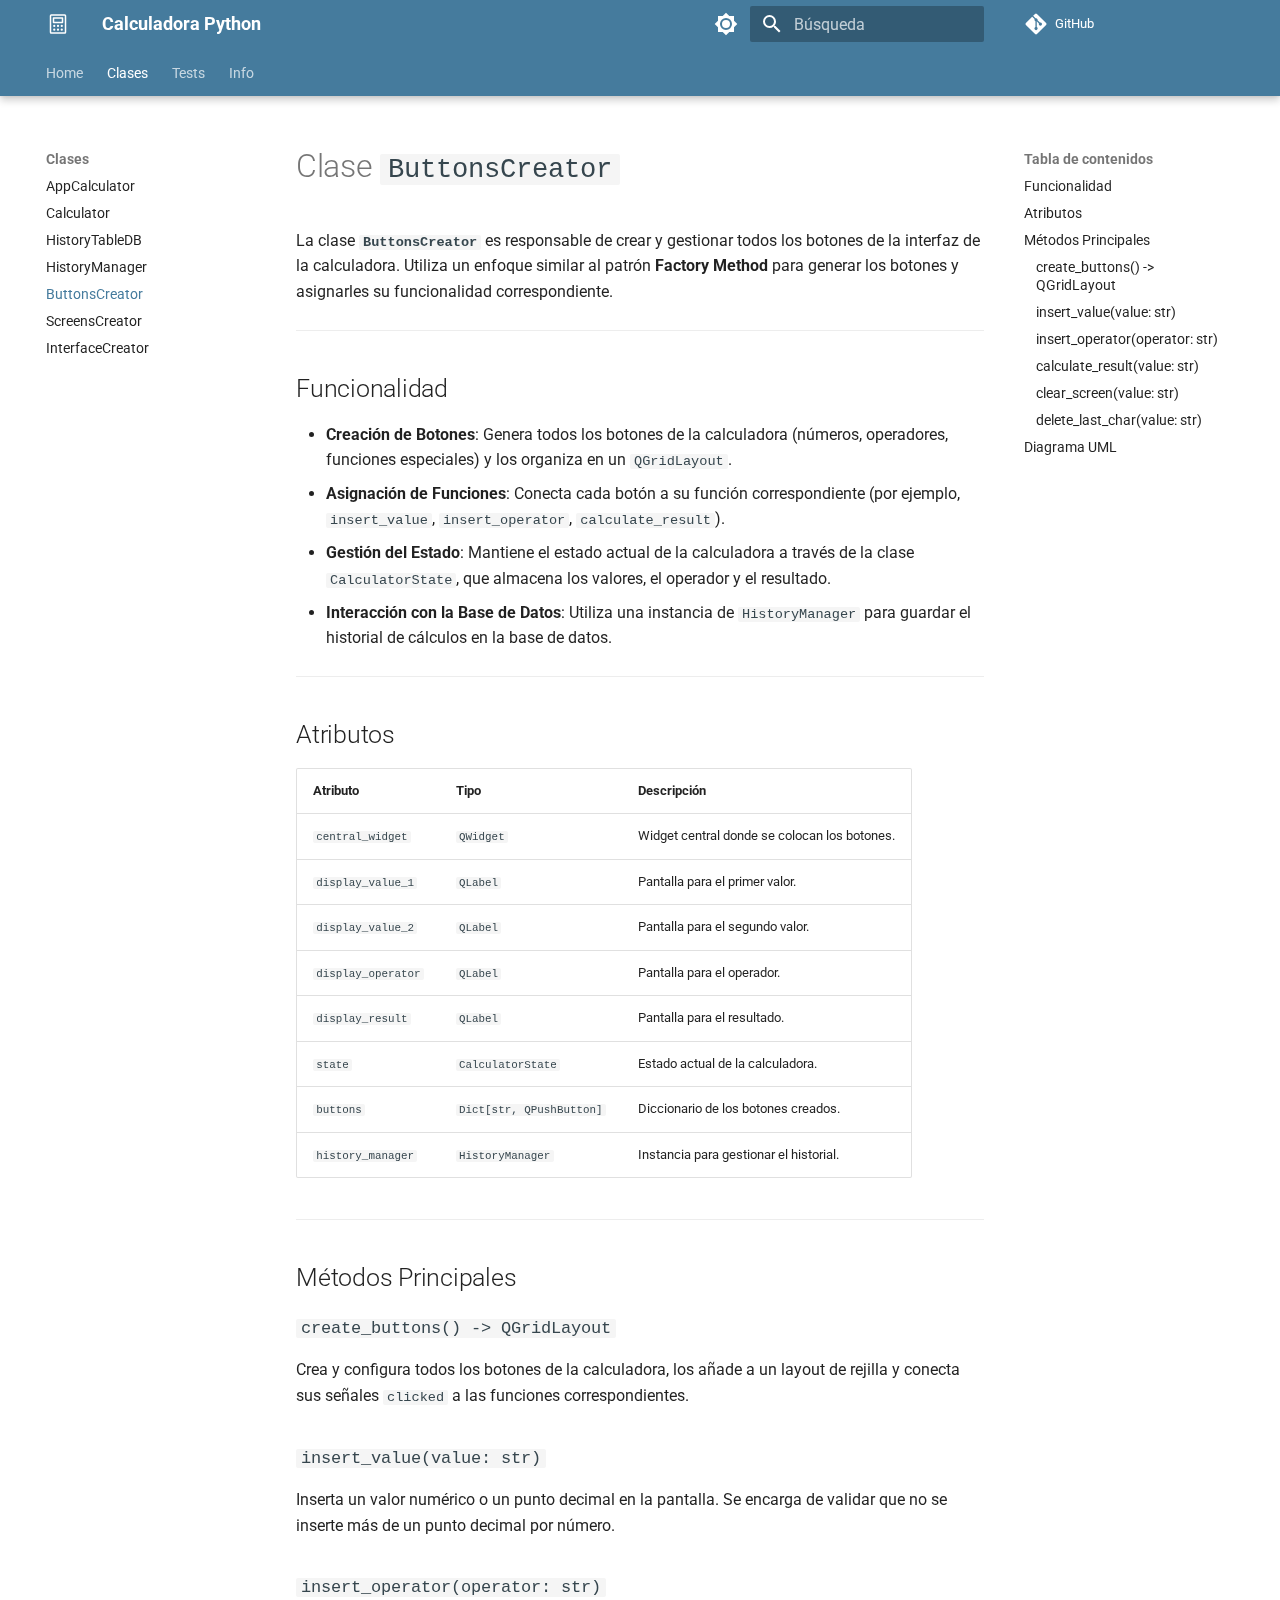
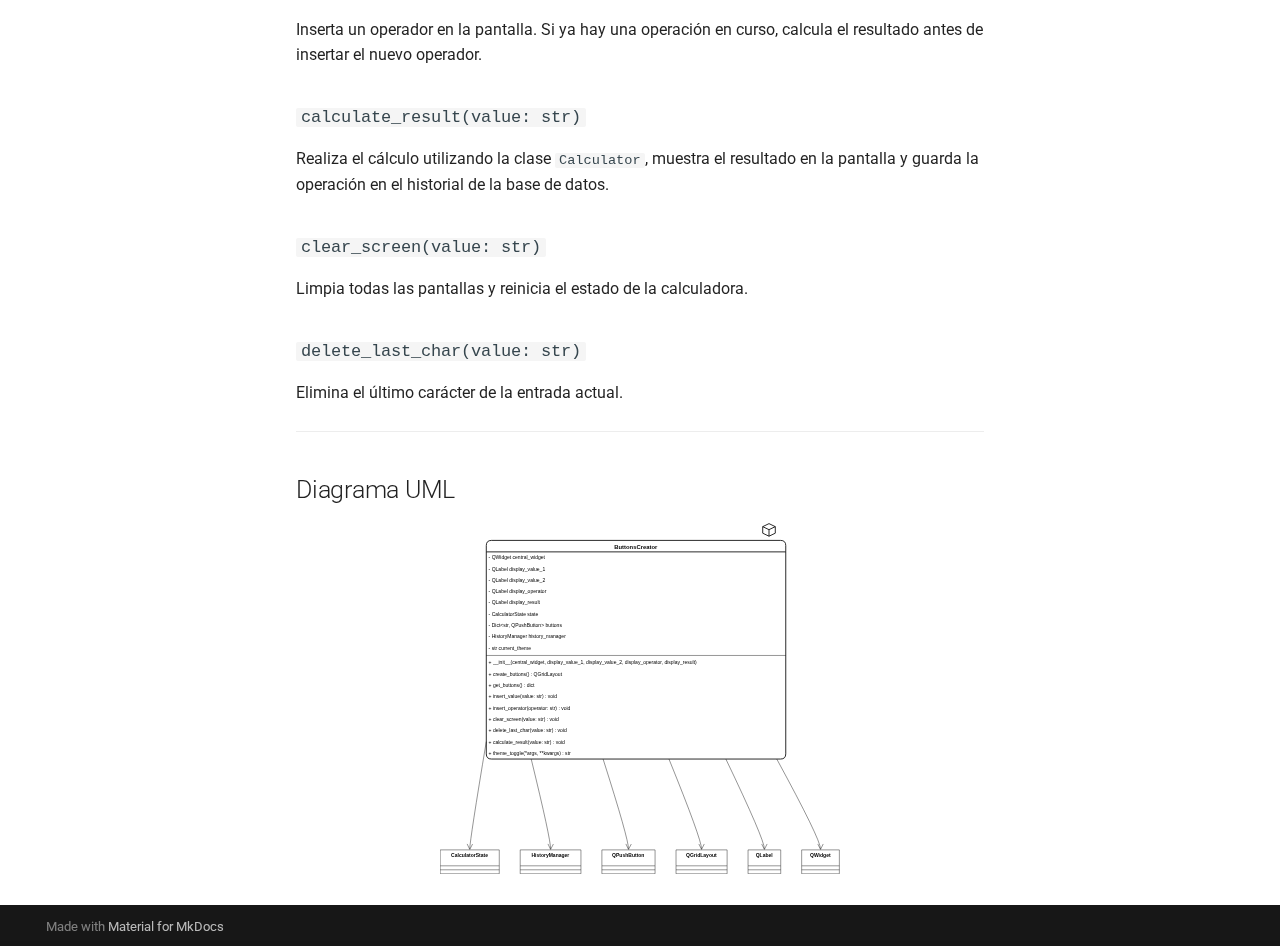
<file: clases/ButtonsCreator_doc/index.html>
<!doctype html>
<html lang="es" class="no-js">
  <head>
    
      <meta charset="utf-8">
      <meta name="viewport" content="width=device-width,initial-scale=1">
      
      
      
        <link rel="canonical" href="https://mydomain.org/mysite/clases/ButtonsCreator_doc/">
      
      
        <link rel="prev" href="../HistoryManager_doc/">
      
      
        <link rel="next" href="../ScreensCreator_doc/">
      
      
      <link rel="icon" href="../../assets/images/favicon.png">
      <meta name="generator" content="mkdocs-1.6.1, mkdocs-material-9.6.14">
    
    
      
        <title>ButtonsCreator - Calculadora Python</title>
      
    
    
      <link rel="stylesheet" href="../../assets/stylesheets/main.342714a4.min.css">
      
        
        <link rel="stylesheet" href="../../assets/stylesheets/palette.06af60db.min.css">
      
      


    
    
      
    
    
      
        
        
        <link rel="preconnect" href="https://fonts.gstatic.com" crossorigin>
        <link rel="stylesheet" href="https://fonts.googleapis.com/css?family=Roboto:300,300i,400,400i,700,700i%7CJetBrainsMono+Nerd+Font:400,400i,700,700i&display=fallback">
        <style>:root{--md-text-font:"Roboto";--md-code-font:"JetBrainsMono Nerd Font"}</style>
      
    
    
      <link rel="stylesheet" href="../../stylesheets/extra.css">
    
    <script>__md_scope=new URL("../..",location),__md_hash=e=>[...e].reduce(((e,_)=>(e<<5)-e+_.charCodeAt(0)),0),__md_get=(e,_=localStorage,t=__md_scope)=>JSON.parse(_.getItem(t.pathname+"."+e)),__md_set=(e,_,t=localStorage,a=__md_scope)=>{try{t.setItem(a.pathname+"."+e,JSON.stringify(_))}catch(e){}}</script>
    
      

    
    
    
  </head>
  
  
    
    
      
    
    
    
    
    <body dir="ltr" data-md-color-scheme="default" data-md-color-primary="custom" data-md-color-accent="indigo">
  
    
    <input class="md-toggle" data-md-toggle="drawer" type="checkbox" id="__drawer" autocomplete="off">
    <input class="md-toggle" data-md-toggle="search" type="checkbox" id="__search" autocomplete="off">
    <label class="md-overlay" for="__drawer"></label>
    <div data-md-component="skip">
      
        
        <a href="#clase-buttonscreator" class="md-skip">
          Saltar a contenido
        </a>
      
    </div>
    <div data-md-component="announce">
      
    </div>
    
    
      

  

<header class="md-header md-header--shadow md-header--lifted" data-md-component="header">
  <nav class="md-header__inner md-grid" aria-label="Cabecera">
    <a href="../.." title="Calculadora Python" class="md-header__button md-logo" aria-label="Calculadora Python" data-md-component="logo">
      
  <img src="../../calculator.svg" alt="logo">

    </a>
    <label class="md-header__button md-icon" for="__drawer">
      
      <svg xmlns="http://www.w3.org/2000/svg" viewBox="0 0 24 24"><path d="M3 6h18v2H3zm0 5h18v2H3zm0 5h18v2H3z"/></svg>
    </label>
    <div class="md-header__title" data-md-component="header-title">
      <div class="md-header__ellipsis">
        <div class="md-header__topic">
          <span class="md-ellipsis">
            Calculadora Python
          </span>
        </div>
        <div class="md-header__topic" data-md-component="header-topic">
          <span class="md-ellipsis">
            
              ButtonsCreator
            
          </span>
        </div>
      </div>
    </div>
    
      
        <form class="md-header__option" data-md-component="palette">
  
    
    
    
    <input class="md-option" data-md-color-media="" data-md-color-scheme="default" data-md-color-primary="custom" data-md-color-accent="indigo"  aria-label="Switch to dark mode"  type="radio" name="__palette" id="__palette_0">
    
      <label class="md-header__button md-icon" title="Switch to dark mode" for="__palette_1" hidden>
        <svg xmlns="http://www.w3.org/2000/svg" viewBox="0 0 24 24"><path d="M12 8a4 4 0 0 0-4 4 4 4 0 0 0 4 4 4 4 0 0 0 4-4 4 4 0 0 0-4-4m0 10a6 6 0 0 1-6-6 6 6 0 0 1 6-6 6 6 0 0 1 6 6 6 6 0 0 1-6 6m8-9.31V4h-4.69L12 .69 8.69 4H4v4.69L.69 12 4 15.31V20h4.69L12 23.31 15.31 20H20v-4.69L23.31 12z"/></svg>
      </label>
    
  
    
    
    
    <input class="md-option" data-md-color-media="" data-md-color-scheme="slate" data-md-color-primary="custom" data-md-color-accent="indigo"  aria-label="Switch to light mode"  type="radio" name="__palette" id="__palette_1">
    
      <label class="md-header__button md-icon" title="Switch to light mode" for="__palette_0" hidden>
        <svg xmlns="http://www.w3.org/2000/svg" viewBox="0 0 24 24"><path d="M12 18c-.89 0-1.74-.2-2.5-.55C11.56 16.5 13 14.42 13 12s-1.44-4.5-3.5-5.45C10.26 6.2 11.11 6 12 6a6 6 0 0 1 6 6 6 6 0 0 1-6 6m8-9.31V4h-4.69L12 .69 8.69 4H4v4.69L.69 12 4 15.31V20h4.69L12 23.31 15.31 20H20v-4.69L23.31 12z"/></svg>
      </label>
    
  
</form>
      
    
    
      <script>var palette=__md_get("__palette");if(palette&&palette.color){if("(prefers-color-scheme)"===palette.color.media){var media=matchMedia("(prefers-color-scheme: light)"),input=document.querySelector(media.matches?"[data-md-color-media='(prefers-color-scheme: light)']":"[data-md-color-media='(prefers-color-scheme: dark)']");palette.color.media=input.getAttribute("data-md-color-media"),palette.color.scheme=input.getAttribute("data-md-color-scheme"),palette.color.primary=input.getAttribute("data-md-color-primary"),palette.color.accent=input.getAttribute("data-md-color-accent")}for(var[key,value]of Object.entries(palette.color))document.body.setAttribute("data-md-color-"+key,value)}</script>
    
    
    
      
      
        <label class="md-header__button md-icon" for="__search">
          
          <svg xmlns="http://www.w3.org/2000/svg" viewBox="0 0 24 24"><path d="M9.5 3A6.5 6.5 0 0 1 16 9.5c0 1.61-.59 3.09-1.56 4.23l.27.27h.79l5 5-1.5 1.5-5-5v-.79l-.27-.27A6.52 6.52 0 0 1 9.5 16 6.5 6.5 0 0 1 3 9.5 6.5 6.5 0 0 1 9.5 3m0 2C7 5 5 7 5 9.5S7 14 9.5 14 14 12 14 9.5 12 5 9.5 5"/></svg>
        </label>
        <div class="md-search" data-md-component="search" role="dialog">
  <label class="md-search__overlay" for="__search"></label>
  <div class="md-search__inner" role="search">
    <form class="md-search__form" name="search">
      <input type="text" class="md-search__input" name="query" aria-label="Búsqueda" placeholder="Búsqueda" autocapitalize="off" autocorrect="off" autocomplete="off" spellcheck="false" data-md-component="search-query" required>
      <label class="md-search__icon md-icon" for="__search">
        
        <svg xmlns="http://www.w3.org/2000/svg" viewBox="0 0 24 24"><path d="M9.5 3A6.5 6.5 0 0 1 16 9.5c0 1.61-.59 3.09-1.56 4.23l.27.27h.79l5 5-1.5 1.5-5-5v-.79l-.27-.27A6.52 6.52 0 0 1 9.5 16 6.5 6.5 0 0 1 3 9.5 6.5 6.5 0 0 1 9.5 3m0 2C7 5 5 7 5 9.5S7 14 9.5 14 14 12 14 9.5 12 5 9.5 5"/></svg>
        
        <svg xmlns="http://www.w3.org/2000/svg" viewBox="0 0 24 24"><path d="M20 11v2H8l5.5 5.5-1.42 1.42L4.16 12l7.92-7.92L13.5 5.5 8 11z"/></svg>
      </label>
      <nav class="md-search__options" aria-label="Buscar">
        
        <button type="reset" class="md-search__icon md-icon" title="Limpiar" aria-label="Limpiar" tabindex="-1">
          
          <svg xmlns="http://www.w3.org/2000/svg" viewBox="0 0 24 24"><path d="M19 6.41 17.59 5 12 10.59 6.41 5 5 6.41 10.59 12 5 17.59 6.41 19 12 13.41 17.59 19 19 17.59 13.41 12z"/></svg>
        </button>
      </nav>
      
        <div class="md-search__suggest" data-md-component="search-suggest"></div>
      
    </form>
    <div class="md-search__output">
      <div class="md-search__scrollwrap" tabindex="0" data-md-scrollfix>
        <div class="md-search-result" data-md-component="search-result">
          <div class="md-search-result__meta">
            Inicializando búsqueda
          </div>
          <ol class="md-search-result__list" role="presentation"></ol>
        </div>
      </div>
    </div>
  </div>
</div>
      
    
    
      <div class="md-header__source">
        <a href="https://github.com/Gustavo9481/Calculadora_Python" title="Ir al repositorio" class="md-source" data-md-component="source">
  <div class="md-source__icon md-icon">
    
    <svg xmlns="http://www.w3.org/2000/svg" viewBox="0 0 448 512"><!--! Font Awesome Free 6.7.2 by @fontawesome - https://fontawesome.com License - https://fontawesome.com/license/free (Icons: CC BY 4.0, Fonts: SIL OFL 1.1, Code: MIT License) Copyright 2024 Fonticons, Inc.--><path d="M439.55 236.05 244 40.45a28.87 28.87 0 0 0-40.81 0l-40.66 40.63 51.52 51.52c27.06-9.14 52.68 16.77 43.39 43.68l49.66 49.66c34.23-11.8 61.18 31 35.47 56.69-26.49 26.49-70.21-2.87-56-37.34L240.22 199v121.85c25.3 12.54 22.26 41.85 9.08 55a34.34 34.34 0 0 1-48.55 0c-17.57-17.6-11.07-46.91 11.25-56v-123c-20.8-8.51-24.6-30.74-18.64-45L142.57 101 8.45 235.14a28.86 28.86 0 0 0 0 40.81l195.61 195.6a28.86 28.86 0 0 0 40.8 0l194.69-194.69a28.86 28.86 0 0 0 0-40.81"/></svg>
  </div>
  <div class="md-source__repository">
    GitHub
  </div>
</a>
      </div>
    
  </nav>
  
    
      
<nav class="md-tabs" aria-label="Pestañas" data-md-component="tabs">
  <div class="md-grid">
    <ul class="md-tabs__list">
      
        
  
  
  
  
    <li class="md-tabs__item">
      <a href="../.." class="md-tabs__link">
        
  
  
    
  
  Home

      </a>
    </li>
  

      
        
  
  
  
    
  
  
    
    
      <li class="md-tabs__item md-tabs__item--active">
        <a href="../AppCalculator_doc/" class="md-tabs__link">
          
  
  
  Clases

        </a>
      </li>
    
  

      
        
  
  
  
  
    
    
      <li class="md-tabs__item">
        <a href="../../tests/test_Calculator_doc/" class="md-tabs__link">
          
  
  
  Tests

        </a>
      </li>
    
  

      
        
  
  
  
  
    <li class="md-tabs__item">
      <a href="../../license/" class="md-tabs__link">
        
  
  
    
  
  Info

      </a>
    </li>
  

      
    </ul>
  </div>
</nav>
    
  
</header>
    
    <div class="md-container" data-md-component="container">
      
      
        
      
      <main class="md-main" data-md-component="main">
        <div class="md-main__inner md-grid">
          
            
              
              <div class="md-sidebar md-sidebar--primary" data-md-component="sidebar" data-md-type="navigation" >
                <div class="md-sidebar__scrollwrap">
                  <div class="md-sidebar__inner">
                    


  


<nav class="md-nav md-nav--primary md-nav--lifted" aria-label="Navegación" data-md-level="0">
  <label class="md-nav__title" for="__drawer">
    <a href="../.." title="Calculadora Python" class="md-nav__button md-logo" aria-label="Calculadora Python" data-md-component="logo">
      
  <img src="../../calculator.svg" alt="logo">

    </a>
    Calculadora Python
  </label>
  
    <div class="md-nav__source">
      <a href="https://github.com/Gustavo9481/Calculadora_Python" title="Ir al repositorio" class="md-source" data-md-component="source">
  <div class="md-source__icon md-icon">
    
    <svg xmlns="http://www.w3.org/2000/svg" viewBox="0 0 448 512"><!--! Font Awesome Free 6.7.2 by @fontawesome - https://fontawesome.com License - https://fontawesome.com/license/free (Icons: CC BY 4.0, Fonts: SIL OFL 1.1, Code: MIT License) Copyright 2024 Fonticons, Inc.--><path d="M439.55 236.05 244 40.45a28.87 28.87 0 0 0-40.81 0l-40.66 40.63 51.52 51.52c27.06-9.14 52.68 16.77 43.39 43.68l49.66 49.66c34.23-11.8 61.18 31 35.47 56.69-26.49 26.49-70.21-2.87-56-37.34L240.22 199v121.85c25.3 12.54 22.26 41.85 9.08 55a34.34 34.34 0 0 1-48.55 0c-17.57-17.6-11.07-46.91 11.25-56v-123c-20.8-8.51-24.6-30.74-18.64-45L142.57 101 8.45 235.14a28.86 28.86 0 0 0 0 40.81l195.61 195.6a28.86 28.86 0 0 0 40.8 0l194.69-194.69a28.86 28.86 0 0 0 0-40.81"/></svg>
  </div>
  <div class="md-source__repository">
    GitHub
  </div>
</a>
    </div>
  
  <ul class="md-nav__list" data-md-scrollfix>
    
      
      
  
  
  
  
    <li class="md-nav__item">
      <a href="../.." class="md-nav__link">
        
  
  
  <span class="md-ellipsis">
    Home
    
  </span>
  

      </a>
    </li>
  

    
      
      
  
  
    
  
  
  
    
    
    
    
      
        
        
      
      
        
      
    
    
    <li class="md-nav__item md-nav__item--active md-nav__item--section md-nav__item--nested">
      
        
        
        <input class="md-nav__toggle md-toggle " type="checkbox" id="__nav_2" checked>
        
          
          <label class="md-nav__link" for="__nav_2" id="__nav_2_label" tabindex="">
            
  
  
  <span class="md-ellipsis">
    Clases
    
  </span>
  

            <span class="md-nav__icon md-icon"></span>
          </label>
        
        <nav class="md-nav" data-md-level="1" aria-labelledby="__nav_2_label" aria-expanded="true">
          <label class="md-nav__title" for="__nav_2">
            <span class="md-nav__icon md-icon"></span>
            Clases
          </label>
          <ul class="md-nav__list" data-md-scrollfix>
            
              
                
  
  
  
  
    <li class="md-nav__item">
      <a href="../AppCalculator_doc/" class="md-nav__link">
        
  
  
  <span class="md-ellipsis">
    AppCalculator
    
  </span>
  

      </a>
    </li>
  

              
            
              
                
  
  
  
  
    <li class="md-nav__item">
      <a href="../Calculator_doc/" class="md-nav__link">
        
  
  
  <span class="md-ellipsis">
    Calculator
    
  </span>
  

      </a>
    </li>
  

              
            
              
                
  
  
  
  
    <li class="md-nav__item">
      <a href="../HistoryTableDB_doc/" class="md-nav__link">
        
  
  
  <span class="md-ellipsis">
    HistoryTableDB
    
  </span>
  

      </a>
    </li>
  

              
            
              
                
  
  
  
  
    <li class="md-nav__item">
      <a href="../HistoryManager_doc/" class="md-nav__link">
        
  
  
  <span class="md-ellipsis">
    HistoryManager
    
  </span>
  

      </a>
    </li>
  

              
            
              
                
  
  
    
  
  
  
    <li class="md-nav__item md-nav__item--active">
      
      <input class="md-nav__toggle md-toggle" type="checkbox" id="__toc">
      
      
        
      
      
        <label class="md-nav__link md-nav__link--active" for="__toc">
          
  
  
  <span class="md-ellipsis">
    ButtonsCreator
    
  </span>
  

          <span class="md-nav__icon md-icon"></span>
        </label>
      
      <a href="./" class="md-nav__link md-nav__link--active">
        
  
  
  <span class="md-ellipsis">
    ButtonsCreator
    
  </span>
  

      </a>
      
        

<nav class="md-nav md-nav--secondary" aria-label="Tabla de contenidos">
  
  
  
    
  
  
    <label class="md-nav__title" for="__toc">
      <span class="md-nav__icon md-icon"></span>
      Tabla de contenidos
    </label>
    <ul class="md-nav__list" data-md-component="toc" data-md-scrollfix>
      
        <li class="md-nav__item">
  <a href="#funcionalidad" class="md-nav__link">
    <span class="md-ellipsis">
      Funcionalidad
    </span>
  </a>
  
</li>
      
        <li class="md-nav__item">
  <a href="#atributos" class="md-nav__link">
    <span class="md-ellipsis">
      Atributos
    </span>
  </a>
  
</li>
      
        <li class="md-nav__item">
  <a href="#metodos-principales" class="md-nav__link">
    <span class="md-ellipsis">
      Métodos Principales
    </span>
  </a>
  
    <nav class="md-nav" aria-label="Métodos Principales">
      <ul class="md-nav__list">
        
          <li class="md-nav__item">
  <a href="#create_buttons-qgridlayout" class="md-nav__link">
    <span class="md-ellipsis">
      create_buttons() -&gt; QGridLayout
    </span>
  </a>
  
</li>
        
          <li class="md-nav__item">
  <a href="#insert_valuevalue-str" class="md-nav__link">
    <span class="md-ellipsis">
      insert_value(value: str)
    </span>
  </a>
  
</li>
        
          <li class="md-nav__item">
  <a href="#insert_operatoroperator-str" class="md-nav__link">
    <span class="md-ellipsis">
      insert_operator(operator: str)
    </span>
  </a>
  
</li>
        
          <li class="md-nav__item">
  <a href="#calculate_resultvalue-str" class="md-nav__link">
    <span class="md-ellipsis">
      calculate_result(value: str)
    </span>
  </a>
  
</li>
        
          <li class="md-nav__item">
  <a href="#clear_screenvalue-str" class="md-nav__link">
    <span class="md-ellipsis">
      clear_screen(value: str)
    </span>
  </a>
  
</li>
        
          <li class="md-nav__item">
  <a href="#delete_last_charvalue-str" class="md-nav__link">
    <span class="md-ellipsis">
      delete_last_char(value: str)
    </span>
  </a>
  
</li>
        
      </ul>
    </nav>
  
</li>
      
        <li class="md-nav__item">
  <a href="#diagrama-uml" class="md-nav__link">
    <span class="md-ellipsis">
      Diagrama UML
    </span>
  </a>
  
</li>
      
    </ul>
  
</nav>
      
    </li>
  

              
            
              
                
  
  
  
  
    <li class="md-nav__item">
      <a href="../ScreensCreator_doc/" class="md-nav__link">
        
  
  
  <span class="md-ellipsis">
    ScreensCreator
    
  </span>
  

      </a>
    </li>
  

              
            
              
                
  
  
  
  
    <li class="md-nav__item">
      <a href="../InterfaceCreator_doc/" class="md-nav__link">
        
  
  
  <span class="md-ellipsis">
    InterfaceCreator
    
  </span>
  

      </a>
    </li>
  

              
            
          </ul>
        </nav>
      
    </li>
  

    
      
      
  
  
  
  
    
    
    
    
      
      
        
      
    
    
    <li class="md-nav__item md-nav__item--nested">
      
        
        
          
        
        <input class="md-nav__toggle md-toggle md-toggle--indeterminate" type="checkbox" id="__nav_3" >
        
          
          <label class="md-nav__link" for="__nav_3" id="__nav_3_label" tabindex="0">
            
  
  
  <span class="md-ellipsis">
    Tests
    
  </span>
  

            <span class="md-nav__icon md-icon"></span>
          </label>
        
        <nav class="md-nav" data-md-level="1" aria-labelledby="__nav_3_label" aria-expanded="false">
          <label class="md-nav__title" for="__nav_3">
            <span class="md-nav__icon md-icon"></span>
            Tests
          </label>
          <ul class="md-nav__list" data-md-scrollfix>
            
              
                
  
  
  
  
    <li class="md-nav__item">
      <a href="../../tests/test_Calculator_doc/" class="md-nav__link">
        
  
  
  <span class="md-ellipsis">
    TestCalculator
    
  </span>
  

      </a>
    </li>
  

              
            
              
                
  
  
  
  
    <li class="md-nav__item">
      <a href="../../tests/test_ButtonsCreator_doc/" class="md-nav__link">
        
  
  
  <span class="md-ellipsis">
    MockDisplay
    
  </span>
  

      </a>
    </li>
  

              
            
              
                
  
  
  
  
    <li class="md-nav__item">
      <a href="../../tests/test_HistoryManager_doc/" class="md-nav__link">
        
  
  
  <span class="md-ellipsis">
    TestHistoryManager
    
  </span>
  

      </a>
    </li>
  

              
            
          </ul>
        </nav>
      
    </li>
  

    
      
      
  
  
  
  
    <li class="md-nav__item">
      <a href="../../license/" class="md-nav__link">
        
  
  
  <span class="md-ellipsis">
    Info
    
  </span>
  

      </a>
    </li>
  

    
  </ul>
</nav>
                  </div>
                </div>
              </div>
            
            
              
              <div class="md-sidebar md-sidebar--secondary" data-md-component="sidebar" data-md-type="toc" >
                <div class="md-sidebar__scrollwrap">
                  <div class="md-sidebar__inner">
                    

<nav class="md-nav md-nav--secondary" aria-label="Tabla de contenidos">
  
  
  
    
  
  
    <label class="md-nav__title" for="__toc">
      <span class="md-nav__icon md-icon"></span>
      Tabla de contenidos
    </label>
    <ul class="md-nav__list" data-md-component="toc" data-md-scrollfix>
      
        <li class="md-nav__item">
  <a href="#funcionalidad" class="md-nav__link">
    <span class="md-ellipsis">
      Funcionalidad
    </span>
  </a>
  
</li>
      
        <li class="md-nav__item">
  <a href="#atributos" class="md-nav__link">
    <span class="md-ellipsis">
      Atributos
    </span>
  </a>
  
</li>
      
        <li class="md-nav__item">
  <a href="#metodos-principales" class="md-nav__link">
    <span class="md-ellipsis">
      Métodos Principales
    </span>
  </a>
  
    <nav class="md-nav" aria-label="Métodos Principales">
      <ul class="md-nav__list">
        
          <li class="md-nav__item">
  <a href="#create_buttons-qgridlayout" class="md-nav__link">
    <span class="md-ellipsis">
      create_buttons() -&gt; QGridLayout
    </span>
  </a>
  
</li>
        
          <li class="md-nav__item">
  <a href="#insert_valuevalue-str" class="md-nav__link">
    <span class="md-ellipsis">
      insert_value(value: str)
    </span>
  </a>
  
</li>
        
          <li class="md-nav__item">
  <a href="#insert_operatoroperator-str" class="md-nav__link">
    <span class="md-ellipsis">
      insert_operator(operator: str)
    </span>
  </a>
  
</li>
        
          <li class="md-nav__item">
  <a href="#calculate_resultvalue-str" class="md-nav__link">
    <span class="md-ellipsis">
      calculate_result(value: str)
    </span>
  </a>
  
</li>
        
          <li class="md-nav__item">
  <a href="#clear_screenvalue-str" class="md-nav__link">
    <span class="md-ellipsis">
      clear_screen(value: str)
    </span>
  </a>
  
</li>
        
          <li class="md-nav__item">
  <a href="#delete_last_charvalue-str" class="md-nav__link">
    <span class="md-ellipsis">
      delete_last_char(value: str)
    </span>
  </a>
  
</li>
        
      </ul>
    </nav>
  
</li>
      
        <li class="md-nav__item">
  <a href="#diagrama-uml" class="md-nav__link">
    <span class="md-ellipsis">
      Diagrama UML
    </span>
  </a>
  
</li>
      
    </ul>
  
</nav>
                  </div>
                </div>
              </div>
            
          
          
            <div class="md-content" data-md-component="content">
              <article class="md-content__inner md-typeset">
                
                  


  
  


<h1 id="clase-buttonscreator">Clase <code>ButtonsCreator</code></h1>
<p>La clase <strong><code>ButtonsCreator</code></strong> es responsable de crear y gestionar todos los botones de la interfaz de la calculadora. Utiliza un enfoque similar al patrón <strong>Factory Method</strong> para generar los botones y asignarles su funcionalidad correspondiente.</p>
<hr />
<h2 id="funcionalidad">Funcionalidad</h2>
<ul>
<li><strong>Creación de Botones</strong>: Genera todos los botones de la calculadora (números, operadores, funciones especiales) y los organiza en un <code>QGridLayout</code>.</li>
<li><strong>Asignación de Funciones</strong>: Conecta cada botón a su función correspondiente (por ejemplo, <code>insert_value</code>, <code>insert_operator</code>, <code>calculate_result</code>).</li>
<li><strong>Gestión del Estado</strong>: Mantiene el estado actual de la calculadora a través de la clase <code>CalculatorState</code>, que almacena los valores, el operador y el resultado.</li>
<li><strong>Interacción con la Base de Datos</strong>: Utiliza una instancia de <code>HistoryManager</code> para guardar el historial de cálculos en la base de datos.</li>
</ul>
<hr />
<h2 id="atributos">Atributos</h2>
<table>
<thead>
<tr>
<th>Atributo</th>
<th>Tipo</th>
<th>Descripción</th>
</tr>
</thead>
<tbody>
<tr>
<td><code>central_widget</code></td>
<td><code>QWidget</code></td>
<td>Widget central donde se colocan los botones.</td>
</tr>
<tr>
<td><code>display_value_1</code></td>
<td><code>QLabel</code></td>
<td>Pantalla para el primer valor.</td>
</tr>
<tr>
<td><code>display_value_2</code></td>
<td><code>QLabel</code></td>
<td>Pantalla para el segundo valor.</td>
</tr>
<tr>
<td><code>display_operator</code></td>
<td><code>QLabel</code></td>
<td>Pantalla para el operador.</td>
</tr>
<tr>
<td><code>display_result</code></td>
<td><code>QLabel</code></td>
<td>Pantalla para el resultado.</td>
</tr>
<tr>
<td><code>state</code></td>
<td><code>CalculatorState</code></td>
<td>Estado actual de la calculadora.</td>
</tr>
<tr>
<td><code>buttons</code></td>
<td><code>Dict[str, QPushButton]</code></td>
<td>Diccionario de los botones creados.</td>
</tr>
<tr>
<td><code>history_manager</code></td>
<td><code>HistoryManager</code></td>
<td>Instancia para gestionar el historial.</td>
</tr>
</tbody>
</table>
<hr />
<h2 id="metodos-principales">Métodos Principales</h2>
<h3 id="create_buttons-qgridlayout"><code>create_buttons() -&gt; QGridLayout</code></h3>
<p>Crea y configura todos los botones de la calculadora, los añade a un layout de rejilla y conecta sus señales <code>clicked</code> a las funciones correspondientes.</p>
<h3 id="insert_valuevalue-str"><code>insert_value(value: str)</code></h3>
<p>Inserta un valor numérico o un punto decimal en la pantalla. Se encarga de validar que no se inserte más de un punto decimal por número.</p>
<h3 id="insert_operatoroperator-str"><code>insert_operator(operator: str)</code></h3>
<p>Inserta un operador en la pantalla. Si ya hay una operación en curso, calcula el resultado antes de insertar el nuevo operador.</p>
<h3 id="calculate_resultvalue-str"><code>calculate_result(value: str)</code></h3>
<p>Realiza el cálculo utilizando la clase <code>Calculator</code>, muestra el resultado en la pantalla y guarda la operación en el historial de la base de datos.</p>
<h3 id="clear_screenvalue-str"><code>clear_screen(value: str)</code></h3>
<p>Limpia todas las pantallas y reinicia el estado de la calculadora.</p>
<h3 id="delete_last_charvalue-str"><code>delete_last_char(value: str)</code></h3>
<p>Elimina el último carácter de la entrada actual.</p>
<hr />
<h2 id="diagrama-uml">Diagrama UML</h2>
<p align="center">
    <img src="../clases_uml/uml_buttons_creator.svg" alt="Diagrama UML
        ButtonsCreator" width="400"/>
</p>












                
              </article>
            </div>
          
          
<script>var target=document.getElementById(location.hash.slice(1));target&&target.name&&(target.checked=target.name.startsWith("__tabbed_"))</script>
        </div>
        
          <button type="button" class="md-top md-icon" data-md-component="top" hidden>
  
  <svg xmlns="http://www.w3.org/2000/svg" viewBox="0 0 24 24"><path d="M13 20h-2V8l-5.5 5.5-1.42-1.42L12 4.16l7.92 7.92-1.42 1.42L13 8z"/></svg>
  Volver al principio
</button>
        
      </main>
      
        <footer class="md-footer">
  
  <div class="md-footer-meta md-typeset">
    <div class="md-footer-meta__inner md-grid">
      <div class="md-copyright">
  
  
    Made with
    <a href="https://squidfunk.github.io/mkdocs-material/" target="_blank" rel="noopener">
      Material for MkDocs
    </a>
  
</div>
      
    </div>
  </div>
</footer>
      
    </div>
    <div class="md-dialog" data-md-component="dialog">
      <div class="md-dialog__inner md-typeset"></div>
    </div>
    
      <div class="md-progress" data-md-component="progress" role="progressbar"></div>
    
    
    
      
      <script id="__config" type="application/json">{"base": "../..", "features": ["navigation.instant", "navigation.instant.progress", "navigation.instant.preview", "navigation.tracking", "navigation.tabs", "navigation.tabs.sticky", "navigation.sections", "navigation.expand", "navigation.top", "search.suggest", "content.code.copy"], "search": "../../assets/javascripts/workers/search.d50fe291.min.js", "tags": null, "translations": {"clipboard.copied": "Copiado al portapapeles", "clipboard.copy": "Copiar al portapapeles", "search.result.more.one": "1 m\u00e1s en esta p\u00e1gina", "search.result.more.other": "# m\u00e1s en esta p\u00e1gina", "search.result.none": "No se encontraron documentos", "search.result.one": "1 documento encontrado", "search.result.other": "# documentos encontrados", "search.result.placeholder": "Teclee para comenzar b\u00fasqueda", "search.result.term.missing": "Falta", "select.version": "Seleccionar versi\u00f3n"}, "version": null}</script>
    
    
      <script src="../../assets/javascripts/bundle.13a4f30d.min.js"></script>
      
    
  </body>
</html>
</file>
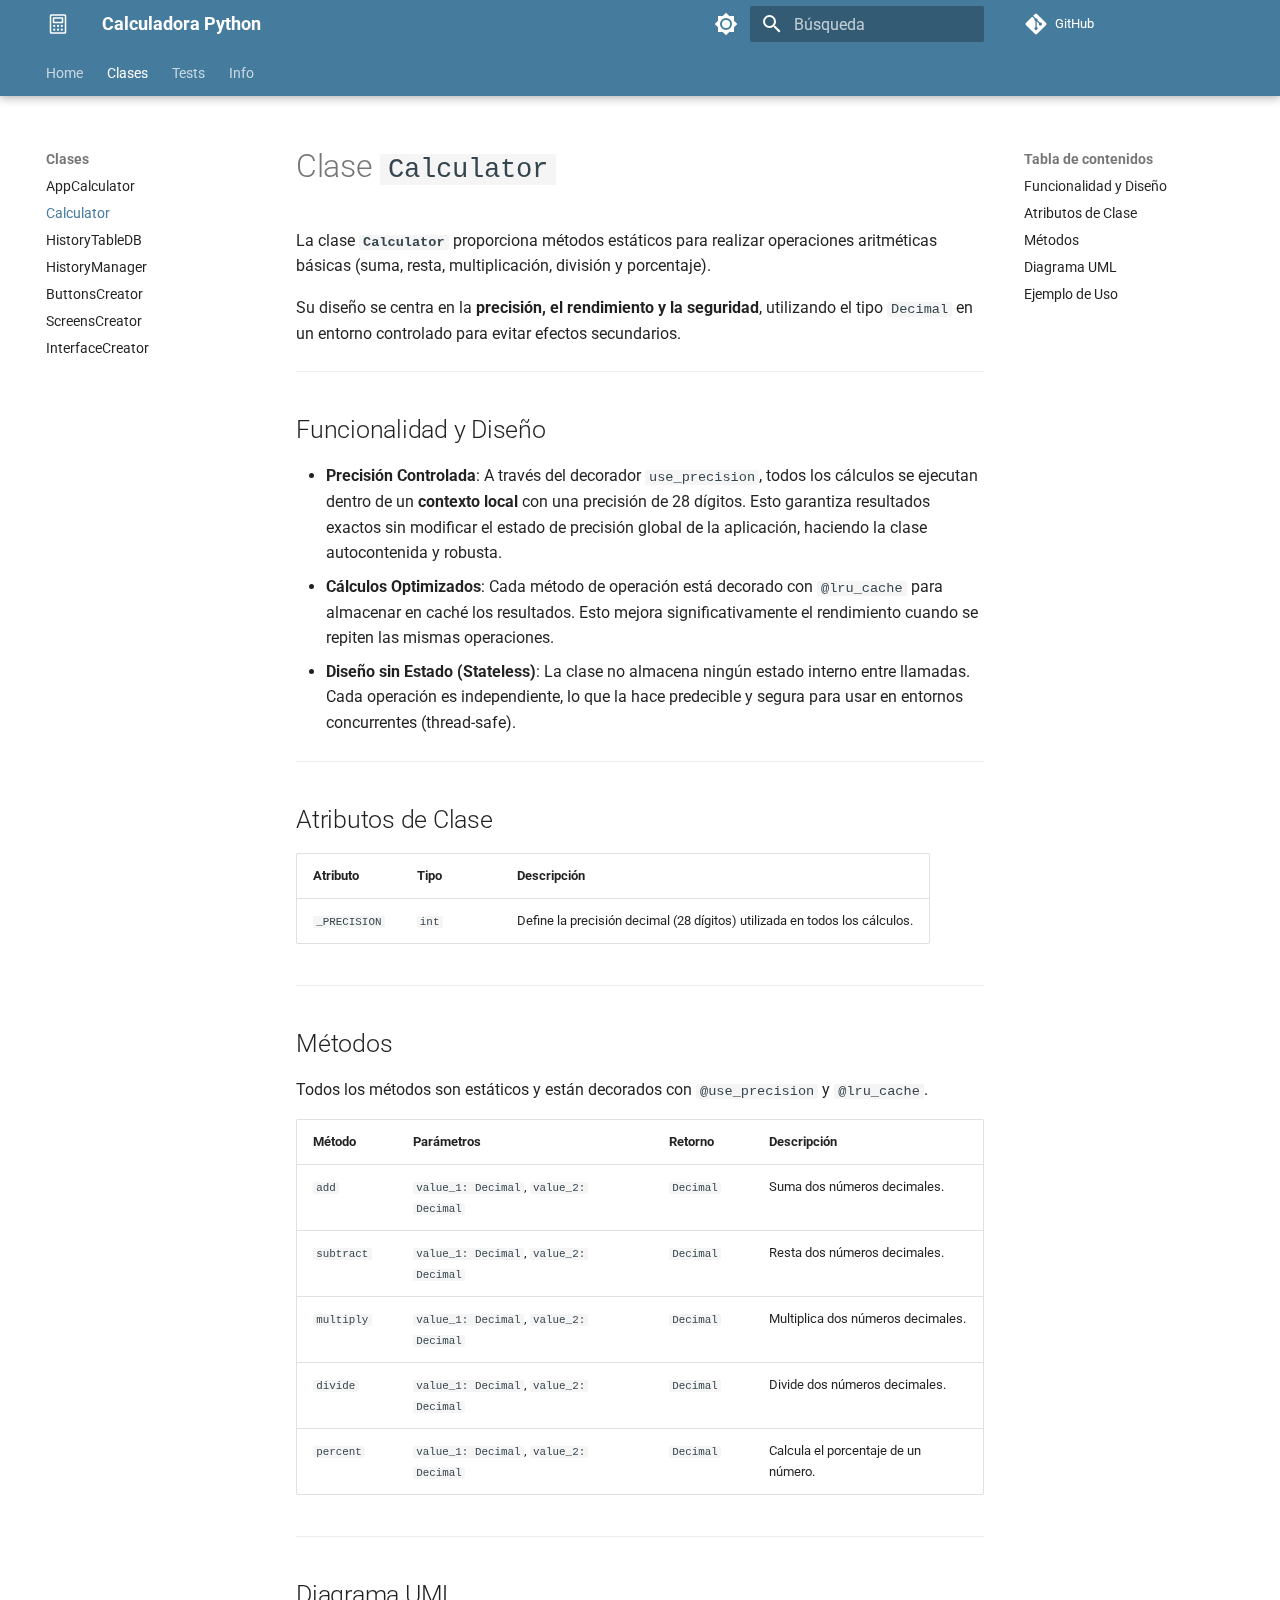
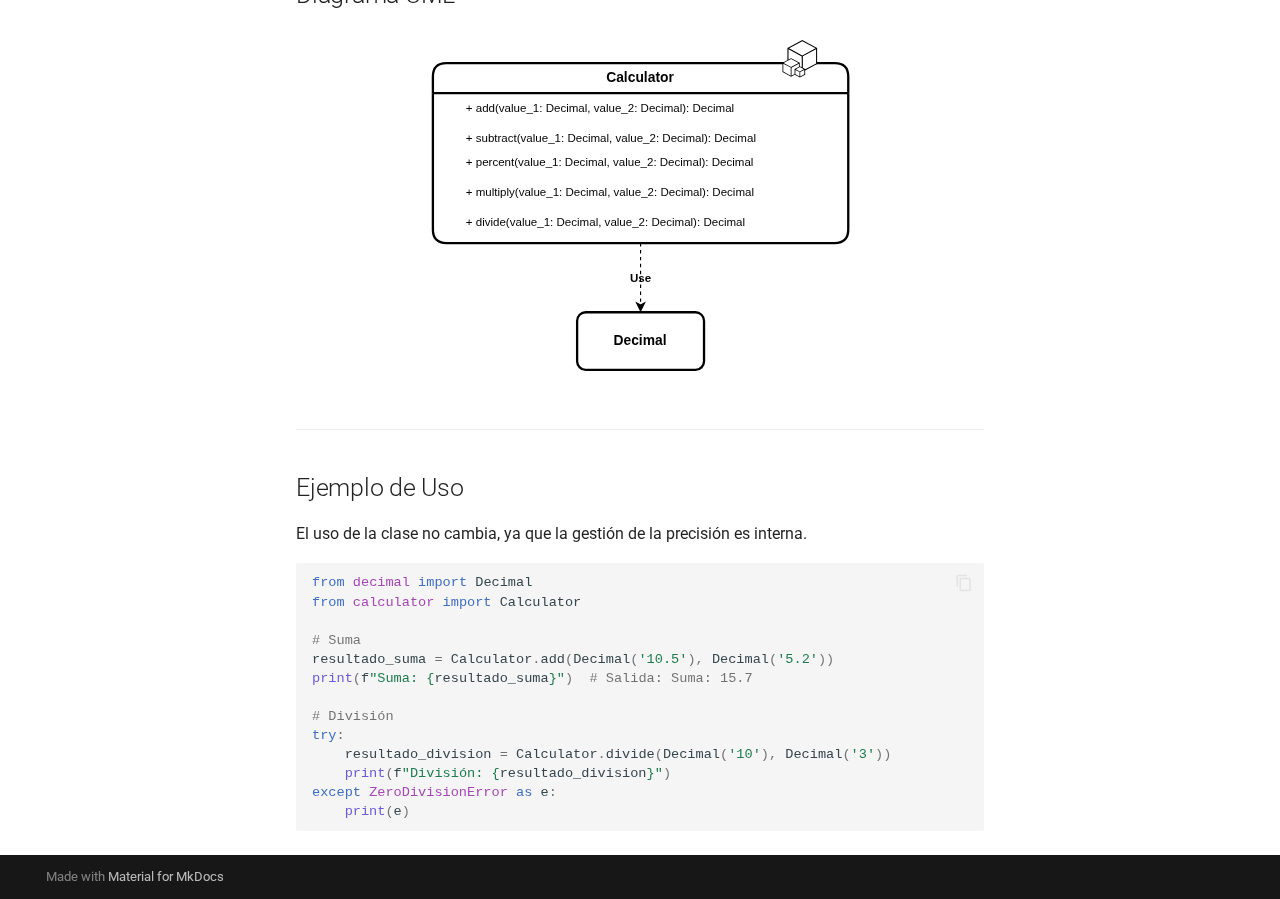
<file: clases/Calculator_doc/index.html>
<!doctype html>
<html lang="es" class="no-js">
  <head>
    
      <meta charset="utf-8">
      <meta name="viewport" content="width=device-width,initial-scale=1">
      
      
      
        <link rel="canonical" href="https://mydomain.org/mysite/clases/Calculator_doc/">
      
      
        <link rel="prev" href="../AppCalculator_doc/">
      
      
        <link rel="next" href="../HistoryTableDB_doc/">
      
      
      <link rel="icon" href="../../assets/images/favicon.png">
      <meta name="generator" content="mkdocs-1.6.1, mkdocs-material-9.6.14">
    
    
      
        <title>Calculator - Calculadora Python</title>
      
    
    
      <link rel="stylesheet" href="../../assets/stylesheets/main.342714a4.min.css">
      
        
        <link rel="stylesheet" href="../../assets/stylesheets/palette.06af60db.min.css">
      
      


    
    
      
    
    
      
        
        
        <link rel="preconnect" href="https://fonts.gstatic.com" crossorigin>
        <link rel="stylesheet" href="https://fonts.googleapis.com/css?family=Roboto:300,300i,400,400i,700,700i%7CJetBrainsMono+Nerd+Font:400,400i,700,700i&display=fallback">
        <style>:root{--md-text-font:"Roboto";--md-code-font:"JetBrainsMono Nerd Font"}</style>
      
    
    
      <link rel="stylesheet" href="../../stylesheets/extra.css">
    
    <script>__md_scope=new URL("../..",location),__md_hash=e=>[...e].reduce(((e,_)=>(e<<5)-e+_.charCodeAt(0)),0),__md_get=(e,_=localStorage,t=__md_scope)=>JSON.parse(_.getItem(t.pathname+"."+e)),__md_set=(e,_,t=localStorage,a=__md_scope)=>{try{t.setItem(a.pathname+"."+e,JSON.stringify(_))}catch(e){}}</script>
    
      

    
    
    
  </head>
  
  
    
    
      
    
    
    
    
    <body dir="ltr" data-md-color-scheme="default" data-md-color-primary="custom" data-md-color-accent="indigo">
  
    
    <input class="md-toggle" data-md-toggle="drawer" type="checkbox" id="__drawer" autocomplete="off">
    <input class="md-toggle" data-md-toggle="search" type="checkbox" id="__search" autocomplete="off">
    <label class="md-overlay" for="__drawer"></label>
    <div data-md-component="skip">
      
        
        <a href="#clase-calculator" class="md-skip">
          Saltar a contenido
        </a>
      
    </div>
    <div data-md-component="announce">
      
    </div>
    
    
      

  

<header class="md-header md-header--shadow md-header--lifted" data-md-component="header">
  <nav class="md-header__inner md-grid" aria-label="Cabecera">
    <a href="../.." title="Calculadora Python" class="md-header__button md-logo" aria-label="Calculadora Python" data-md-component="logo">
      
  <img src="../../calculator.svg" alt="logo">

    </a>
    <label class="md-header__button md-icon" for="__drawer">
      
      <svg xmlns="http://www.w3.org/2000/svg" viewBox="0 0 24 24"><path d="M3 6h18v2H3zm0 5h18v2H3zm0 5h18v2H3z"/></svg>
    </label>
    <div class="md-header__title" data-md-component="header-title">
      <div class="md-header__ellipsis">
        <div class="md-header__topic">
          <span class="md-ellipsis">
            Calculadora Python
          </span>
        </div>
        <div class="md-header__topic" data-md-component="header-topic">
          <span class="md-ellipsis">
            
              Calculator
            
          </span>
        </div>
      </div>
    </div>
    
      
        <form class="md-header__option" data-md-component="palette">
  
    
    
    
    <input class="md-option" data-md-color-media="" data-md-color-scheme="default" data-md-color-primary="custom" data-md-color-accent="indigo"  aria-label="Switch to dark mode"  type="radio" name="__palette" id="__palette_0">
    
      <label class="md-header__button md-icon" title="Switch to dark mode" for="__palette_1" hidden>
        <svg xmlns="http://www.w3.org/2000/svg" viewBox="0 0 24 24"><path d="M12 8a4 4 0 0 0-4 4 4 4 0 0 0 4 4 4 4 0 0 0 4-4 4 4 0 0 0-4-4m0 10a6 6 0 0 1-6-6 6 6 0 0 1 6-6 6 6 0 0 1 6 6 6 6 0 0 1-6 6m8-9.31V4h-4.69L12 .69 8.69 4H4v4.69L.69 12 4 15.31V20h4.69L12 23.31 15.31 20H20v-4.69L23.31 12z"/></svg>
      </label>
    
  
    
    
    
    <input class="md-option" data-md-color-media="" data-md-color-scheme="slate" data-md-color-primary="custom" data-md-color-accent="indigo"  aria-label="Switch to light mode"  type="radio" name="__palette" id="__palette_1">
    
      <label class="md-header__button md-icon" title="Switch to light mode" for="__palette_0" hidden>
        <svg xmlns="http://www.w3.org/2000/svg" viewBox="0 0 24 24"><path d="M12 18c-.89 0-1.74-.2-2.5-.55C11.56 16.5 13 14.42 13 12s-1.44-4.5-3.5-5.45C10.26 6.2 11.11 6 12 6a6 6 0 0 1 6 6 6 6 0 0 1-6 6m8-9.31V4h-4.69L12 .69 8.69 4H4v4.69L.69 12 4 15.31V20h4.69L12 23.31 15.31 20H20v-4.69L23.31 12z"/></svg>
      </label>
    
  
</form>
      
    
    
      <script>var palette=__md_get("__palette");if(palette&&palette.color){if("(prefers-color-scheme)"===palette.color.media){var media=matchMedia("(prefers-color-scheme: light)"),input=document.querySelector(media.matches?"[data-md-color-media='(prefers-color-scheme: light)']":"[data-md-color-media='(prefers-color-scheme: dark)']");palette.color.media=input.getAttribute("data-md-color-media"),palette.color.scheme=input.getAttribute("data-md-color-scheme"),palette.color.primary=input.getAttribute("data-md-color-primary"),palette.color.accent=input.getAttribute("data-md-color-accent")}for(var[key,value]of Object.entries(palette.color))document.body.setAttribute("data-md-color-"+key,value)}</script>
    
    
    
      
      
        <label class="md-header__button md-icon" for="__search">
          
          <svg xmlns="http://www.w3.org/2000/svg" viewBox="0 0 24 24"><path d="M9.5 3A6.5 6.5 0 0 1 16 9.5c0 1.61-.59 3.09-1.56 4.23l.27.27h.79l5 5-1.5 1.5-5-5v-.79l-.27-.27A6.52 6.52 0 0 1 9.5 16 6.5 6.5 0 0 1 3 9.5 6.5 6.5 0 0 1 9.5 3m0 2C7 5 5 7 5 9.5S7 14 9.5 14 14 12 14 9.5 12 5 9.5 5"/></svg>
        </label>
        <div class="md-search" data-md-component="search" role="dialog">
  <label class="md-search__overlay" for="__search"></label>
  <div class="md-search__inner" role="search">
    <form class="md-search__form" name="search">
      <input type="text" class="md-search__input" name="query" aria-label="Búsqueda" placeholder="Búsqueda" autocapitalize="off" autocorrect="off" autocomplete="off" spellcheck="false" data-md-component="search-query" required>
      <label class="md-search__icon md-icon" for="__search">
        
        <svg xmlns="http://www.w3.org/2000/svg" viewBox="0 0 24 24"><path d="M9.5 3A6.5 6.5 0 0 1 16 9.5c0 1.61-.59 3.09-1.56 4.23l.27.27h.79l5 5-1.5 1.5-5-5v-.79l-.27-.27A6.52 6.52 0 0 1 9.5 16 6.5 6.5 0 0 1 3 9.5 6.5 6.5 0 0 1 9.5 3m0 2C7 5 5 7 5 9.5S7 14 9.5 14 14 12 14 9.5 12 5 9.5 5"/></svg>
        
        <svg xmlns="http://www.w3.org/2000/svg" viewBox="0 0 24 24"><path d="M20 11v2H8l5.5 5.5-1.42 1.42L4.16 12l7.92-7.92L13.5 5.5 8 11z"/></svg>
      </label>
      <nav class="md-search__options" aria-label="Buscar">
        
        <button type="reset" class="md-search__icon md-icon" title="Limpiar" aria-label="Limpiar" tabindex="-1">
          
          <svg xmlns="http://www.w3.org/2000/svg" viewBox="0 0 24 24"><path d="M19 6.41 17.59 5 12 10.59 6.41 5 5 6.41 10.59 12 5 17.59 6.41 19 12 13.41 17.59 19 19 17.59 13.41 12z"/></svg>
        </button>
      </nav>
      
        <div class="md-search__suggest" data-md-component="search-suggest"></div>
      
    </form>
    <div class="md-search__output">
      <div class="md-search__scrollwrap" tabindex="0" data-md-scrollfix>
        <div class="md-search-result" data-md-component="search-result">
          <div class="md-search-result__meta">
            Inicializando búsqueda
          </div>
          <ol class="md-search-result__list" role="presentation"></ol>
        </div>
      </div>
    </div>
  </div>
</div>
      
    
    
      <div class="md-header__source">
        <a href="https://github.com/Gustavo9481/Calculadora_Python" title="Ir al repositorio" class="md-source" data-md-component="source">
  <div class="md-source__icon md-icon">
    
    <svg xmlns="http://www.w3.org/2000/svg" viewBox="0 0 448 512"><!--! Font Awesome Free 6.7.2 by @fontawesome - https://fontawesome.com License - https://fontawesome.com/license/free (Icons: CC BY 4.0, Fonts: SIL OFL 1.1, Code: MIT License) Copyright 2024 Fonticons, Inc.--><path d="M439.55 236.05 244 40.45a28.87 28.87 0 0 0-40.81 0l-40.66 40.63 51.52 51.52c27.06-9.14 52.68 16.77 43.39 43.68l49.66 49.66c34.23-11.8 61.18 31 35.47 56.69-26.49 26.49-70.21-2.87-56-37.34L240.22 199v121.85c25.3 12.54 22.26 41.85 9.08 55a34.34 34.34 0 0 1-48.55 0c-17.57-17.6-11.07-46.91 11.25-56v-123c-20.8-8.51-24.6-30.74-18.64-45L142.57 101 8.45 235.14a28.86 28.86 0 0 0 0 40.81l195.61 195.6a28.86 28.86 0 0 0 40.8 0l194.69-194.69a28.86 28.86 0 0 0 0-40.81"/></svg>
  </div>
  <div class="md-source__repository">
    GitHub
  </div>
</a>
      </div>
    
  </nav>
  
    
      
<nav class="md-tabs" aria-label="Pestañas" data-md-component="tabs">
  <div class="md-grid">
    <ul class="md-tabs__list">
      
        
  
  
  
  
    <li class="md-tabs__item">
      <a href="../.." class="md-tabs__link">
        
  
  
    
  
  Home

      </a>
    </li>
  

      
        
  
  
  
    
  
  
    
    
      <li class="md-tabs__item md-tabs__item--active">
        <a href="../AppCalculator_doc/" class="md-tabs__link">
          
  
  
  Clases

        </a>
      </li>
    
  

      
        
  
  
  
  
    
    
      <li class="md-tabs__item">
        <a href="../../tests/test_Calculator_doc/" class="md-tabs__link">
          
  
  
  Tests

        </a>
      </li>
    
  

      
        
  
  
  
  
    <li class="md-tabs__item">
      <a href="../../license/" class="md-tabs__link">
        
  
  
    
  
  Info

      </a>
    </li>
  

      
    </ul>
  </div>
</nav>
    
  
</header>
    
    <div class="md-container" data-md-component="container">
      
      
        
      
      <main class="md-main" data-md-component="main">
        <div class="md-main__inner md-grid">
          
            
              
              <div class="md-sidebar md-sidebar--primary" data-md-component="sidebar" data-md-type="navigation" >
                <div class="md-sidebar__scrollwrap">
                  <div class="md-sidebar__inner">
                    


  


<nav class="md-nav md-nav--primary md-nav--lifted" aria-label="Navegación" data-md-level="0">
  <label class="md-nav__title" for="__drawer">
    <a href="../.." title="Calculadora Python" class="md-nav__button md-logo" aria-label="Calculadora Python" data-md-component="logo">
      
  <img src="../../calculator.svg" alt="logo">

    </a>
    Calculadora Python
  </label>
  
    <div class="md-nav__source">
      <a href="https://github.com/Gustavo9481/Calculadora_Python" title="Ir al repositorio" class="md-source" data-md-component="source">
  <div class="md-source__icon md-icon">
    
    <svg xmlns="http://www.w3.org/2000/svg" viewBox="0 0 448 512"><!--! Font Awesome Free 6.7.2 by @fontawesome - https://fontawesome.com License - https://fontawesome.com/license/free (Icons: CC BY 4.0, Fonts: SIL OFL 1.1, Code: MIT License) Copyright 2024 Fonticons, Inc.--><path d="M439.55 236.05 244 40.45a28.87 28.87 0 0 0-40.81 0l-40.66 40.63 51.52 51.52c27.06-9.14 52.68 16.77 43.39 43.68l49.66 49.66c34.23-11.8 61.18 31 35.47 56.69-26.49 26.49-70.21-2.87-56-37.34L240.22 199v121.85c25.3 12.54 22.26 41.85 9.08 55a34.34 34.34 0 0 1-48.55 0c-17.57-17.6-11.07-46.91 11.25-56v-123c-20.8-8.51-24.6-30.74-18.64-45L142.57 101 8.45 235.14a28.86 28.86 0 0 0 0 40.81l195.61 195.6a28.86 28.86 0 0 0 40.8 0l194.69-194.69a28.86 28.86 0 0 0 0-40.81"/></svg>
  </div>
  <div class="md-source__repository">
    GitHub
  </div>
</a>
    </div>
  
  <ul class="md-nav__list" data-md-scrollfix>
    
      
      
  
  
  
  
    <li class="md-nav__item">
      <a href="../.." class="md-nav__link">
        
  
  
  <span class="md-ellipsis">
    Home
    
  </span>
  

      </a>
    </li>
  

    
      
      
  
  
    
  
  
  
    
    
    
    
      
        
        
      
      
        
      
    
    
    <li class="md-nav__item md-nav__item--active md-nav__item--section md-nav__item--nested">
      
        
        
        <input class="md-nav__toggle md-toggle " type="checkbox" id="__nav_2" checked>
        
          
          <label class="md-nav__link" for="__nav_2" id="__nav_2_label" tabindex="">
            
  
  
  <span class="md-ellipsis">
    Clases
    
  </span>
  

            <span class="md-nav__icon md-icon"></span>
          </label>
        
        <nav class="md-nav" data-md-level="1" aria-labelledby="__nav_2_label" aria-expanded="true">
          <label class="md-nav__title" for="__nav_2">
            <span class="md-nav__icon md-icon"></span>
            Clases
          </label>
          <ul class="md-nav__list" data-md-scrollfix>
            
              
                
  
  
  
  
    <li class="md-nav__item">
      <a href="../AppCalculator_doc/" class="md-nav__link">
        
  
  
  <span class="md-ellipsis">
    AppCalculator
    
  </span>
  

      </a>
    </li>
  

              
            
              
                
  
  
    
  
  
  
    <li class="md-nav__item md-nav__item--active">
      
      <input class="md-nav__toggle md-toggle" type="checkbox" id="__toc">
      
      
        
      
      
        <label class="md-nav__link md-nav__link--active" for="__toc">
          
  
  
  <span class="md-ellipsis">
    Calculator
    
  </span>
  

          <span class="md-nav__icon md-icon"></span>
        </label>
      
      <a href="./" class="md-nav__link md-nav__link--active">
        
  
  
  <span class="md-ellipsis">
    Calculator
    
  </span>
  

      </a>
      
        

<nav class="md-nav md-nav--secondary" aria-label="Tabla de contenidos">
  
  
  
    
  
  
    <label class="md-nav__title" for="__toc">
      <span class="md-nav__icon md-icon"></span>
      Tabla de contenidos
    </label>
    <ul class="md-nav__list" data-md-component="toc" data-md-scrollfix>
      
        <li class="md-nav__item">
  <a href="#funcionalidad-y-diseno" class="md-nav__link">
    <span class="md-ellipsis">
      Funcionalidad y Diseño
    </span>
  </a>
  
</li>
      
        <li class="md-nav__item">
  <a href="#atributos-de-clase" class="md-nav__link">
    <span class="md-ellipsis">
      Atributos de Clase
    </span>
  </a>
  
</li>
      
        <li class="md-nav__item">
  <a href="#metodos" class="md-nav__link">
    <span class="md-ellipsis">
      Métodos
    </span>
  </a>
  
</li>
      
        <li class="md-nav__item">
  <a href="#diagrama-uml" class="md-nav__link">
    <span class="md-ellipsis">
      Diagrama UML
    </span>
  </a>
  
</li>
      
        <li class="md-nav__item">
  <a href="#ejemplo-de-uso" class="md-nav__link">
    <span class="md-ellipsis">
      Ejemplo de Uso
    </span>
  </a>
  
</li>
      
    </ul>
  
</nav>
      
    </li>
  

              
            
              
                
  
  
  
  
    <li class="md-nav__item">
      <a href="../HistoryTableDB_doc/" class="md-nav__link">
        
  
  
  <span class="md-ellipsis">
    HistoryTableDB
    
  </span>
  

      </a>
    </li>
  

              
            
              
                
  
  
  
  
    <li class="md-nav__item">
      <a href="../HistoryManager_doc/" class="md-nav__link">
        
  
  
  <span class="md-ellipsis">
    HistoryManager
    
  </span>
  

      </a>
    </li>
  

              
            
              
                
  
  
  
  
    <li class="md-nav__item">
      <a href="../ButtonsCreator_doc/" class="md-nav__link">
        
  
  
  <span class="md-ellipsis">
    ButtonsCreator
    
  </span>
  

      </a>
    </li>
  

              
            
              
                
  
  
  
  
    <li class="md-nav__item">
      <a href="../ScreensCreator_doc/" class="md-nav__link">
        
  
  
  <span class="md-ellipsis">
    ScreensCreator
    
  </span>
  

      </a>
    </li>
  

              
            
              
                
  
  
  
  
    <li class="md-nav__item">
      <a href="../InterfaceCreator_doc/" class="md-nav__link">
        
  
  
  <span class="md-ellipsis">
    InterfaceCreator
    
  </span>
  

      </a>
    </li>
  

              
            
          </ul>
        </nav>
      
    </li>
  

    
      
      
  
  
  
  
    
    
    
    
      
      
        
      
    
    
    <li class="md-nav__item md-nav__item--nested">
      
        
        
          
        
        <input class="md-nav__toggle md-toggle md-toggle--indeterminate" type="checkbox" id="__nav_3" >
        
          
          <label class="md-nav__link" for="__nav_3" id="__nav_3_label" tabindex="0">
            
  
  
  <span class="md-ellipsis">
    Tests
    
  </span>
  

            <span class="md-nav__icon md-icon"></span>
          </label>
        
        <nav class="md-nav" data-md-level="1" aria-labelledby="__nav_3_label" aria-expanded="false">
          <label class="md-nav__title" for="__nav_3">
            <span class="md-nav__icon md-icon"></span>
            Tests
          </label>
          <ul class="md-nav__list" data-md-scrollfix>
            
              
                
  
  
  
  
    <li class="md-nav__item">
      <a href="../../tests/test_Calculator_doc/" class="md-nav__link">
        
  
  
  <span class="md-ellipsis">
    TestCalculator
    
  </span>
  

      </a>
    </li>
  

              
            
              
                
  
  
  
  
    <li class="md-nav__item">
      <a href="../../tests/test_ButtonsCreator_doc/" class="md-nav__link">
        
  
  
  <span class="md-ellipsis">
    MockDisplay
    
  </span>
  

      </a>
    </li>
  

              
            
              
                
  
  
  
  
    <li class="md-nav__item">
      <a href="../../tests/test_HistoryManager_doc/" class="md-nav__link">
        
  
  
  <span class="md-ellipsis">
    TestHistoryManager
    
  </span>
  

      </a>
    </li>
  

              
            
          </ul>
        </nav>
      
    </li>
  

    
      
      
  
  
  
  
    <li class="md-nav__item">
      <a href="../../license/" class="md-nav__link">
        
  
  
  <span class="md-ellipsis">
    Info
    
  </span>
  

      </a>
    </li>
  

    
  </ul>
</nav>
                  </div>
                </div>
              </div>
            
            
              
              <div class="md-sidebar md-sidebar--secondary" data-md-component="sidebar" data-md-type="toc" >
                <div class="md-sidebar__scrollwrap">
                  <div class="md-sidebar__inner">
                    

<nav class="md-nav md-nav--secondary" aria-label="Tabla de contenidos">
  
  
  
    
  
  
    <label class="md-nav__title" for="__toc">
      <span class="md-nav__icon md-icon"></span>
      Tabla de contenidos
    </label>
    <ul class="md-nav__list" data-md-component="toc" data-md-scrollfix>
      
        <li class="md-nav__item">
  <a href="#funcionalidad-y-diseno" class="md-nav__link">
    <span class="md-ellipsis">
      Funcionalidad y Diseño
    </span>
  </a>
  
</li>
      
        <li class="md-nav__item">
  <a href="#atributos-de-clase" class="md-nav__link">
    <span class="md-ellipsis">
      Atributos de Clase
    </span>
  </a>
  
</li>
      
        <li class="md-nav__item">
  <a href="#metodos" class="md-nav__link">
    <span class="md-ellipsis">
      Métodos
    </span>
  </a>
  
</li>
      
        <li class="md-nav__item">
  <a href="#diagrama-uml" class="md-nav__link">
    <span class="md-ellipsis">
      Diagrama UML
    </span>
  </a>
  
</li>
      
        <li class="md-nav__item">
  <a href="#ejemplo-de-uso" class="md-nav__link">
    <span class="md-ellipsis">
      Ejemplo de Uso
    </span>
  </a>
  
</li>
      
    </ul>
  
</nav>
                  </div>
                </div>
              </div>
            
          
          
            <div class="md-content" data-md-component="content">
              <article class="md-content__inner md-typeset">
                
                  


  
  


<h1 id="clase-calculator">Clase <code>Calculator</code></h1>
<p>La clase <strong><code>Calculator</code></strong> proporciona métodos estáticos para realizar operaciones aritméticas básicas (suma, resta, multiplicación, división y porcentaje).</p>
<p>Su diseño se centra en la <strong>precisión, el rendimiento y la seguridad</strong>, utilizando el tipo <code>Decimal</code> en un entorno controlado para evitar efectos secundarios.</p>
<hr />
<h2 id="funcionalidad-y-diseno">Funcionalidad y Diseño</h2>
<ul>
<li><strong>Precisión Controlada</strong>: A través del decorador <code>use_precision</code>, todos los cálculos se ejecutan dentro de un <strong>contexto local</strong> con una precisión de 28 dígitos. Esto garantiza resultados exactos sin modificar el estado de precisión global de la aplicación, haciendo la clase autocontenida y robusta.</li>
<li><strong>Cálculos Optimizados</strong>: Cada método de operación está decorado con <code>@lru_cache</code> para almacenar en caché los resultados. Esto mejora significativamente el rendimiento cuando se repiten las mismas operaciones.</li>
<li><strong>Diseño sin Estado (Stateless)</strong>: La clase no almacena ningún estado interno entre llamadas. Cada operación es independiente, lo que la hace predecible y segura para usar en entornos concurrentes (thread-safe).</li>
</ul>
<hr />
<h2 id="atributos-de-clase">Atributos de Clase</h2>
<table>
<thead>
<tr>
<th>Atributo</th>
<th>Tipo</th>
<th>Descripción</th>
</tr>
</thead>
<tbody>
<tr>
<td><code>_PRECISION</code></td>
<td><code>int</code></td>
<td>Define la precisión decimal (28 dígitos) utilizada en todos los cálculos.</td>
</tr>
</tbody>
</table>
<hr />
<h2 id="metodos">Métodos</h2>
<p>Todos los métodos son estáticos y están decorados con <code>@use_precision</code> y <code>@lru_cache</code>.</p>
<table>
<thead>
<tr>
<th>Método</th>
<th>Parámetros</th>
<th>Retorno</th>
<th>Descripción</th>
</tr>
</thead>
<tbody>
<tr>
<td><code>add</code></td>
<td><code>value_1: Decimal</code>, <code>value_2: Decimal</code></td>
<td><code>Decimal</code></td>
<td>Suma dos números decimales.</td>
</tr>
<tr>
<td><code>subtract</code></td>
<td><code>value_1: Decimal</code>, <code>value_2: Decimal</code></td>
<td><code>Decimal</code></td>
<td>Resta dos números decimales.</td>
</tr>
<tr>
<td><code>multiply</code></td>
<td><code>value_1: Decimal</code>, <code>value_2: Decimal</code></td>
<td><code>Decimal</code></td>
<td>Multiplica dos números decimales.</td>
</tr>
<tr>
<td><code>divide</code></td>
<td><code>value_1: Decimal</code>, <code>value_2: Decimal</code></td>
<td><code>Decimal</code></td>
<td>Divide dos números decimales.</td>
</tr>
<tr>
<td><code>percent</code></td>
<td><code>value_1: Decimal</code>, <code>value_2: Decimal</code></td>
<td><code>Decimal</code></td>
<td>Calcula el porcentaje de un número.</td>
</tr>
</tbody>
</table>
<hr />
<h2 id="diagrama-uml">Diagrama UML</h2>
<p align="center">
    <img src="../clases_uml/uml_calculator.svg" alt="Diagrama UML Calculator" width="600"/>
</p>

<hr />
<h2 id="ejemplo-de-uso">Ejemplo de Uso</h2>
<p>El uso de la clase no cambia, ya que la gestión de la precisión es interna.</p>
<div class="highlight"><pre><span></span><code><a id="__codelineno-0-1" name="__codelineno-0-1" href="#__codelineno-0-1"></a><span class="kn">from</span><span class="w"> </span><span class="nn">decimal</span><span class="w"> </span><span class="kn">import</span> <span class="n">Decimal</span>
<a id="__codelineno-0-2" name="__codelineno-0-2" href="#__codelineno-0-2"></a><span class="kn">from</span><span class="w"> </span><span class="nn">calculator</span><span class="w"> </span><span class="kn">import</span> <span class="n">Calculator</span>
<a id="__codelineno-0-3" name="__codelineno-0-3" href="#__codelineno-0-3"></a>
<a id="__codelineno-0-4" name="__codelineno-0-4" href="#__codelineno-0-4"></a><span class="c1"># Suma</span>
<a id="__codelineno-0-5" name="__codelineno-0-5" href="#__codelineno-0-5"></a><span class="n">resultado_suma</span> <span class="o">=</span> <span class="n">Calculator</span><span class="o">.</span><span class="n">add</span><span class="p">(</span><span class="n">Decimal</span><span class="p">(</span><span class="s1">&#39;10.5&#39;</span><span class="p">),</span> <span class="n">Decimal</span><span class="p">(</span><span class="s1">&#39;5.2&#39;</span><span class="p">))</span>
<a id="__codelineno-0-6" name="__codelineno-0-6" href="#__codelineno-0-6"></a><span class="nb">print</span><span class="p">(</span><span class="sa">f</span><span class="s2">&quot;Suma: </span><span class="si">{</span><span class="n">resultado_suma</span><span class="si">}</span><span class="s2">&quot;</span><span class="p">)</span>  <span class="c1"># Salida: Suma: 15.7</span>
<a id="__codelineno-0-7" name="__codelineno-0-7" href="#__codelineno-0-7"></a>
<a id="__codelineno-0-8" name="__codelineno-0-8" href="#__codelineno-0-8"></a><span class="c1"># División</span>
<a id="__codelineno-0-9" name="__codelineno-0-9" href="#__codelineno-0-9"></a><span class="k">try</span><span class="p">:</span>
<a id="__codelineno-0-10" name="__codelineno-0-10" href="#__codelineno-0-10"></a>    <span class="n">resultado_division</span> <span class="o">=</span> <span class="n">Calculator</span><span class="o">.</span><span class="n">divide</span><span class="p">(</span><span class="n">Decimal</span><span class="p">(</span><span class="s1">&#39;10&#39;</span><span class="p">),</span> <span class="n">Decimal</span><span class="p">(</span><span class="s1">&#39;3&#39;</span><span class="p">))</span>
<a id="__codelineno-0-11" name="__codelineno-0-11" href="#__codelineno-0-11"></a>    <span class="nb">print</span><span class="p">(</span><span class="sa">f</span><span class="s2">&quot;División: </span><span class="si">{</span><span class="n">resultado_division</span><span class="si">}</span><span class="s2">&quot;</span><span class="p">)</span>
<a id="__codelineno-0-12" name="__codelineno-0-12" href="#__codelineno-0-12"></a><span class="k">except</span> <span class="ne">ZeroDivisionError</span> <span class="k">as</span> <span class="n">e</span><span class="p">:</span>
<a id="__codelineno-0-13" name="__codelineno-0-13" href="#__codelineno-0-13"></a>    <span class="nb">print</span><span class="p">(</span><span class="n">e</span><span class="p">)</span>
</code></pre></div>












                
              </article>
            </div>
          
          
<script>var target=document.getElementById(location.hash.slice(1));target&&target.name&&(target.checked=target.name.startsWith("__tabbed_"))</script>
        </div>
        
          <button type="button" class="md-top md-icon" data-md-component="top" hidden>
  
  <svg xmlns="http://www.w3.org/2000/svg" viewBox="0 0 24 24"><path d="M13 20h-2V8l-5.5 5.5-1.42-1.42L12 4.16l7.92 7.92-1.42 1.42L13 8z"/></svg>
  Volver al principio
</button>
        
      </main>
      
        <footer class="md-footer">
  
  <div class="md-footer-meta md-typeset">
    <div class="md-footer-meta__inner md-grid">
      <div class="md-copyright">
  
  
    Made with
    <a href="https://squidfunk.github.io/mkdocs-material/" target="_blank" rel="noopener">
      Material for MkDocs
    </a>
  
</div>
      
    </div>
  </div>
</footer>
      
    </div>
    <div class="md-dialog" data-md-component="dialog">
      <div class="md-dialog__inner md-typeset"></div>
    </div>
    
      <div class="md-progress" data-md-component="progress" role="progressbar"></div>
    
    
    
      
      <script id="__config" type="application/json">{"base": "../..", "features": ["navigation.instant", "navigation.instant.progress", "navigation.instant.preview", "navigation.tracking", "navigation.tabs", "navigation.tabs.sticky", "navigation.sections", "navigation.expand", "navigation.top", "search.suggest", "content.code.copy"], "search": "../../assets/javascripts/workers/search.d50fe291.min.js", "tags": null, "translations": {"clipboard.copied": "Copiado al portapapeles", "clipboard.copy": "Copiar al portapapeles", "search.result.more.one": "1 m\u00e1s en esta p\u00e1gina", "search.result.more.other": "# m\u00e1s en esta p\u00e1gina", "search.result.none": "No se encontraron documentos", "search.result.one": "1 documento encontrado", "search.result.other": "# documentos encontrados", "search.result.placeholder": "Teclee para comenzar b\u00fasqueda", "search.result.term.missing": "Falta", "select.version": "Seleccionar versi\u00f3n"}, "version": null}</script>
    
    
      <script src="../../assets/javascripts/bundle.13a4f30d.min.js"></script>
      
    
  </body>
</html>
</file>
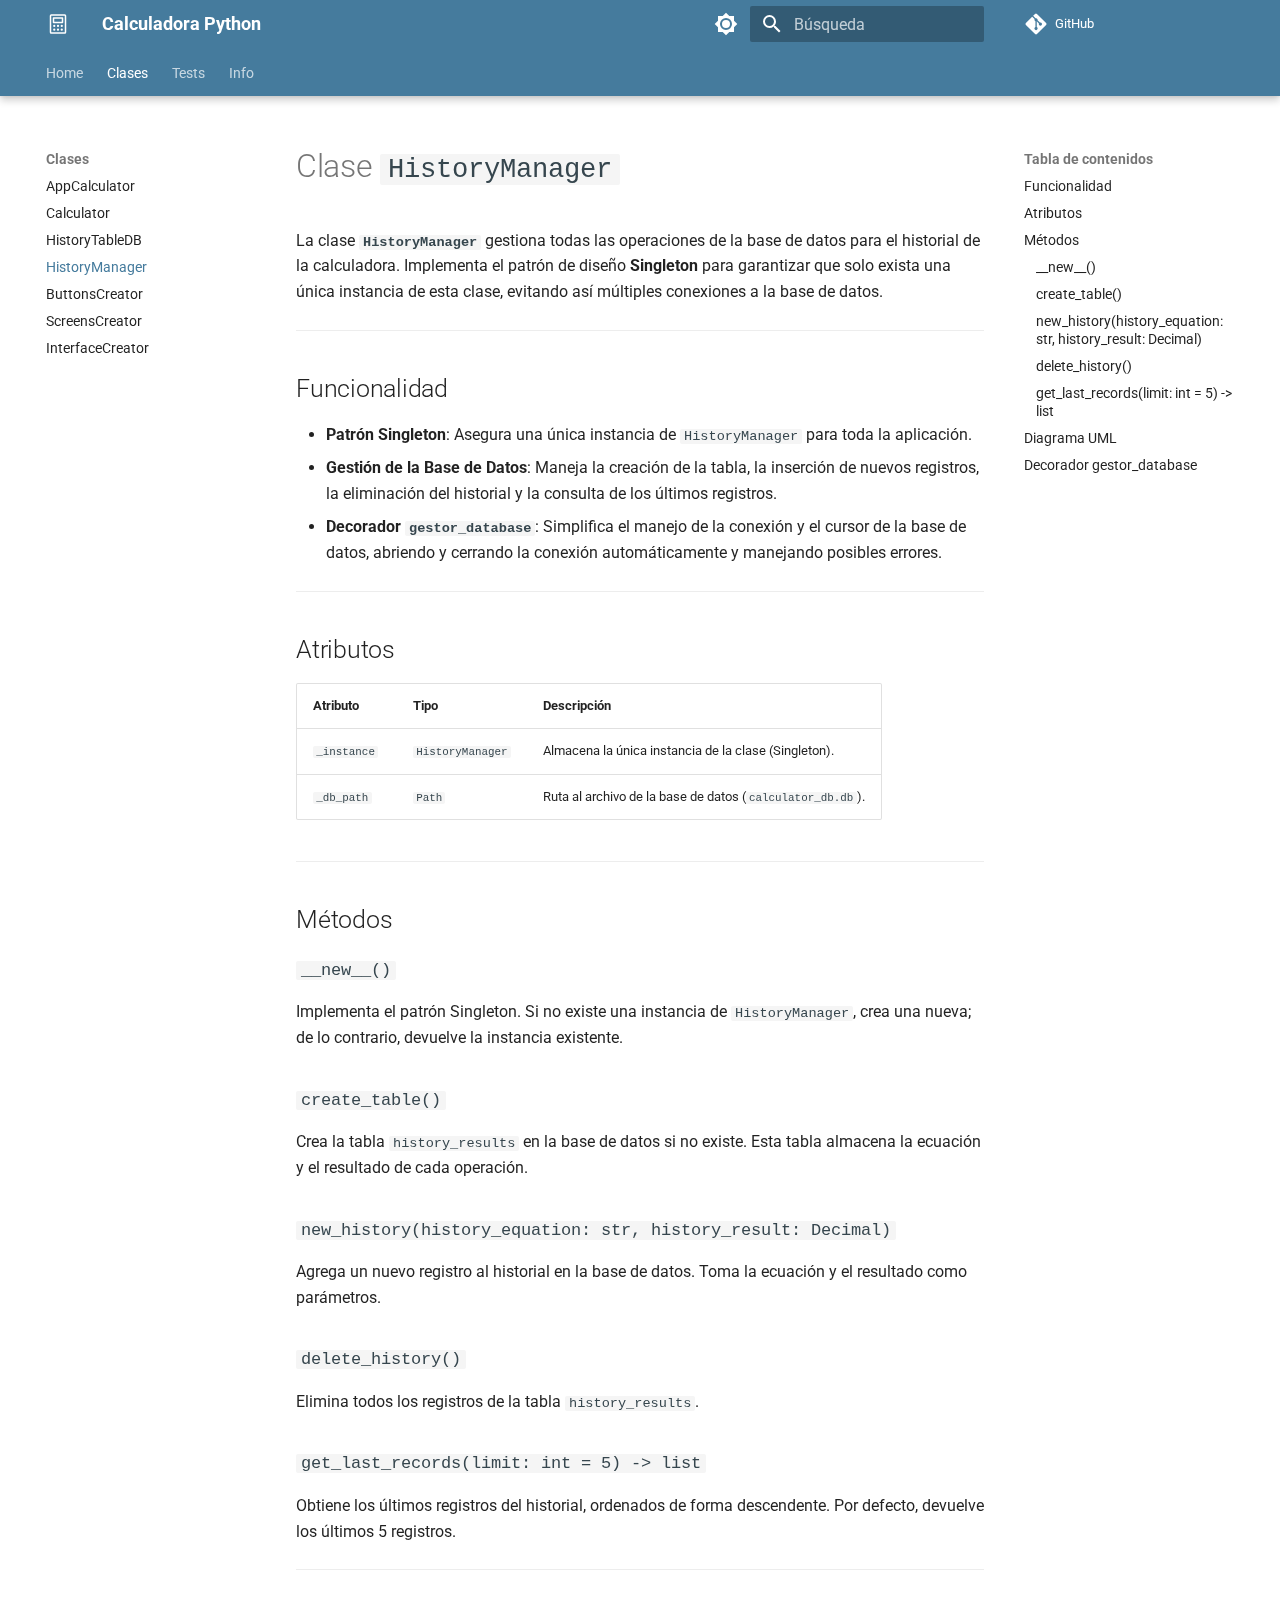
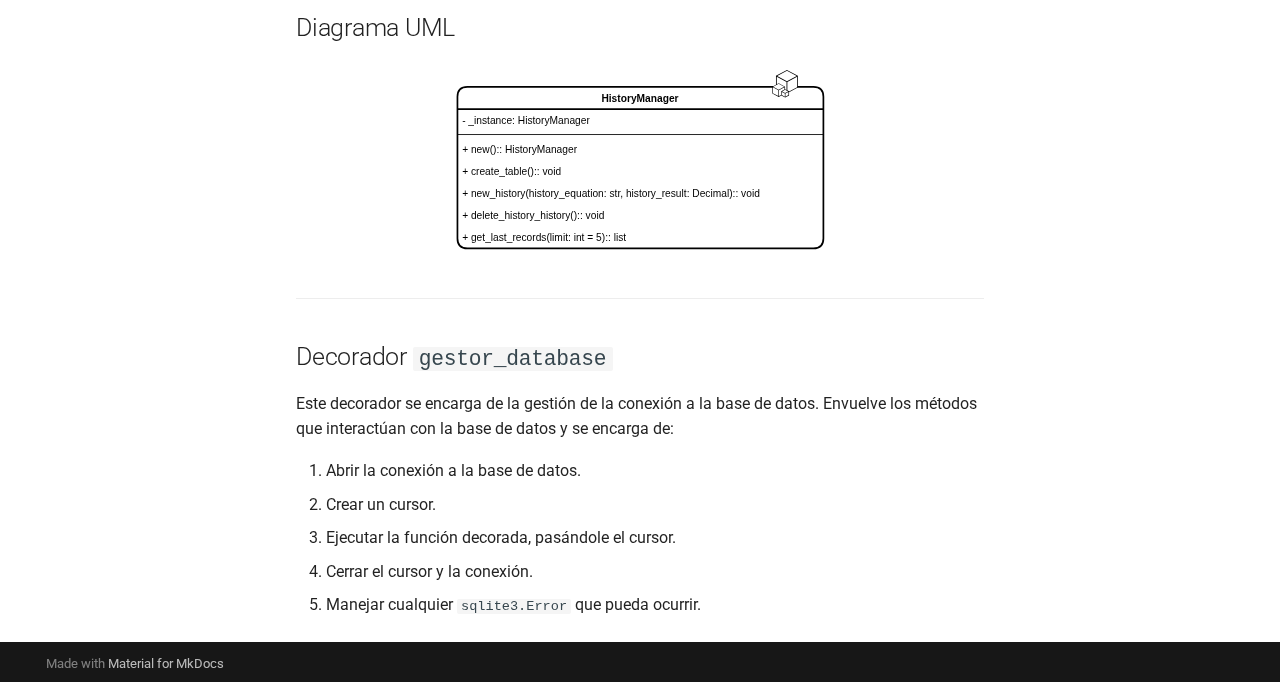
<file: clases/HistoryManager_doc/index.html>
<!doctype html>
<html lang="es" class="no-js">
  <head>
    
      <meta charset="utf-8">
      <meta name="viewport" content="width=device-width,initial-scale=1">
      
      
      
        <link rel="canonical" href="https://mydomain.org/mysite/clases/HistoryManager_doc/">
      
      
        <link rel="prev" href="../HistoryTableDB_doc/">
      
      
        <link rel="next" href="../ButtonsCreator_doc/">
      
      
      <link rel="icon" href="../../assets/images/favicon.png">
      <meta name="generator" content="mkdocs-1.6.1, mkdocs-material-9.6.14">
    
    
      
        <title>HistoryManager - Calculadora Python</title>
      
    
    
      <link rel="stylesheet" href="../../assets/stylesheets/main.342714a4.min.css">
      
        
        <link rel="stylesheet" href="../../assets/stylesheets/palette.06af60db.min.css">
      
      


    
    
      
    
    
      
        
        
        <link rel="preconnect" href="https://fonts.gstatic.com" crossorigin>
        <link rel="stylesheet" href="https://fonts.googleapis.com/css?family=Roboto:300,300i,400,400i,700,700i%7CJetBrainsMono+Nerd+Font:400,400i,700,700i&display=fallback">
        <style>:root{--md-text-font:"Roboto";--md-code-font:"JetBrainsMono Nerd Font"}</style>
      
    
    
      <link rel="stylesheet" href="../../stylesheets/extra.css">
    
    <script>__md_scope=new URL("../..",location),__md_hash=e=>[...e].reduce(((e,_)=>(e<<5)-e+_.charCodeAt(0)),0),__md_get=(e,_=localStorage,t=__md_scope)=>JSON.parse(_.getItem(t.pathname+"."+e)),__md_set=(e,_,t=localStorage,a=__md_scope)=>{try{t.setItem(a.pathname+"."+e,JSON.stringify(_))}catch(e){}}</script>
    
      

    
    
    
  </head>
  
  
    
    
      
    
    
    
    
    <body dir="ltr" data-md-color-scheme="default" data-md-color-primary="custom" data-md-color-accent="indigo">
  
    
    <input class="md-toggle" data-md-toggle="drawer" type="checkbox" id="__drawer" autocomplete="off">
    <input class="md-toggle" data-md-toggle="search" type="checkbox" id="__search" autocomplete="off">
    <label class="md-overlay" for="__drawer"></label>
    <div data-md-component="skip">
      
        
        <a href="#clase-historymanager" class="md-skip">
          Saltar a contenido
        </a>
      
    </div>
    <div data-md-component="announce">
      
    </div>
    
    
      

  

<header class="md-header md-header--shadow md-header--lifted" data-md-component="header">
  <nav class="md-header__inner md-grid" aria-label="Cabecera">
    <a href="../.." title="Calculadora Python" class="md-header__button md-logo" aria-label="Calculadora Python" data-md-component="logo">
      
  <img src="../../calculator.svg" alt="logo">

    </a>
    <label class="md-header__button md-icon" for="__drawer">
      
      <svg xmlns="http://www.w3.org/2000/svg" viewBox="0 0 24 24"><path d="M3 6h18v2H3zm0 5h18v2H3zm0 5h18v2H3z"/></svg>
    </label>
    <div class="md-header__title" data-md-component="header-title">
      <div class="md-header__ellipsis">
        <div class="md-header__topic">
          <span class="md-ellipsis">
            Calculadora Python
          </span>
        </div>
        <div class="md-header__topic" data-md-component="header-topic">
          <span class="md-ellipsis">
            
              HistoryManager
            
          </span>
        </div>
      </div>
    </div>
    
      
        <form class="md-header__option" data-md-component="palette">
  
    
    
    
    <input class="md-option" data-md-color-media="" data-md-color-scheme="default" data-md-color-primary="custom" data-md-color-accent="indigo"  aria-label="Switch to dark mode"  type="radio" name="__palette" id="__palette_0">
    
      <label class="md-header__button md-icon" title="Switch to dark mode" for="__palette_1" hidden>
        <svg xmlns="http://www.w3.org/2000/svg" viewBox="0 0 24 24"><path d="M12 8a4 4 0 0 0-4 4 4 4 0 0 0 4 4 4 4 0 0 0 4-4 4 4 0 0 0-4-4m0 10a6 6 0 0 1-6-6 6 6 0 0 1 6-6 6 6 0 0 1 6 6 6 6 0 0 1-6 6m8-9.31V4h-4.69L12 .69 8.69 4H4v4.69L.69 12 4 15.31V20h4.69L12 23.31 15.31 20H20v-4.69L23.31 12z"/></svg>
      </label>
    
  
    
    
    
    <input class="md-option" data-md-color-media="" data-md-color-scheme="slate" data-md-color-primary="custom" data-md-color-accent="indigo"  aria-label="Switch to light mode"  type="radio" name="__palette" id="__palette_1">
    
      <label class="md-header__button md-icon" title="Switch to light mode" for="__palette_0" hidden>
        <svg xmlns="http://www.w3.org/2000/svg" viewBox="0 0 24 24"><path d="M12 18c-.89 0-1.74-.2-2.5-.55C11.56 16.5 13 14.42 13 12s-1.44-4.5-3.5-5.45C10.26 6.2 11.11 6 12 6a6 6 0 0 1 6 6 6 6 0 0 1-6 6m8-9.31V4h-4.69L12 .69 8.69 4H4v4.69L.69 12 4 15.31V20h4.69L12 23.31 15.31 20H20v-4.69L23.31 12z"/></svg>
      </label>
    
  
</form>
      
    
    
      <script>var palette=__md_get("__palette");if(palette&&palette.color){if("(prefers-color-scheme)"===palette.color.media){var media=matchMedia("(prefers-color-scheme: light)"),input=document.querySelector(media.matches?"[data-md-color-media='(prefers-color-scheme: light)']":"[data-md-color-media='(prefers-color-scheme: dark)']");palette.color.media=input.getAttribute("data-md-color-media"),palette.color.scheme=input.getAttribute("data-md-color-scheme"),palette.color.primary=input.getAttribute("data-md-color-primary"),palette.color.accent=input.getAttribute("data-md-color-accent")}for(var[key,value]of Object.entries(palette.color))document.body.setAttribute("data-md-color-"+key,value)}</script>
    
    
    
      
      
        <label class="md-header__button md-icon" for="__search">
          
          <svg xmlns="http://www.w3.org/2000/svg" viewBox="0 0 24 24"><path d="M9.5 3A6.5 6.5 0 0 1 16 9.5c0 1.61-.59 3.09-1.56 4.23l.27.27h.79l5 5-1.5 1.5-5-5v-.79l-.27-.27A6.52 6.52 0 0 1 9.5 16 6.5 6.5 0 0 1 3 9.5 6.5 6.5 0 0 1 9.5 3m0 2C7 5 5 7 5 9.5S7 14 9.5 14 14 12 14 9.5 12 5 9.5 5"/></svg>
        </label>
        <div class="md-search" data-md-component="search" role="dialog">
  <label class="md-search__overlay" for="__search"></label>
  <div class="md-search__inner" role="search">
    <form class="md-search__form" name="search">
      <input type="text" class="md-search__input" name="query" aria-label="Búsqueda" placeholder="Búsqueda" autocapitalize="off" autocorrect="off" autocomplete="off" spellcheck="false" data-md-component="search-query" required>
      <label class="md-search__icon md-icon" for="__search">
        
        <svg xmlns="http://www.w3.org/2000/svg" viewBox="0 0 24 24"><path d="M9.5 3A6.5 6.5 0 0 1 16 9.5c0 1.61-.59 3.09-1.56 4.23l.27.27h.79l5 5-1.5 1.5-5-5v-.79l-.27-.27A6.52 6.52 0 0 1 9.5 16 6.5 6.5 0 0 1 3 9.5 6.5 6.5 0 0 1 9.5 3m0 2C7 5 5 7 5 9.5S7 14 9.5 14 14 12 14 9.5 12 5 9.5 5"/></svg>
        
        <svg xmlns="http://www.w3.org/2000/svg" viewBox="0 0 24 24"><path d="M20 11v2H8l5.5 5.5-1.42 1.42L4.16 12l7.92-7.92L13.5 5.5 8 11z"/></svg>
      </label>
      <nav class="md-search__options" aria-label="Buscar">
        
        <button type="reset" class="md-search__icon md-icon" title="Limpiar" aria-label="Limpiar" tabindex="-1">
          
          <svg xmlns="http://www.w3.org/2000/svg" viewBox="0 0 24 24"><path d="M19 6.41 17.59 5 12 10.59 6.41 5 5 6.41 10.59 12 5 17.59 6.41 19 12 13.41 17.59 19 19 17.59 13.41 12z"/></svg>
        </button>
      </nav>
      
        <div class="md-search__suggest" data-md-component="search-suggest"></div>
      
    </form>
    <div class="md-search__output">
      <div class="md-search__scrollwrap" tabindex="0" data-md-scrollfix>
        <div class="md-search-result" data-md-component="search-result">
          <div class="md-search-result__meta">
            Inicializando búsqueda
          </div>
          <ol class="md-search-result__list" role="presentation"></ol>
        </div>
      </div>
    </div>
  </div>
</div>
      
    
    
      <div class="md-header__source">
        <a href="https://github.com/Gustavo9481/Calculadora_Python" title="Ir al repositorio" class="md-source" data-md-component="source">
  <div class="md-source__icon md-icon">
    
    <svg xmlns="http://www.w3.org/2000/svg" viewBox="0 0 448 512"><!--! Font Awesome Free 6.7.2 by @fontawesome - https://fontawesome.com License - https://fontawesome.com/license/free (Icons: CC BY 4.0, Fonts: SIL OFL 1.1, Code: MIT License) Copyright 2024 Fonticons, Inc.--><path d="M439.55 236.05 244 40.45a28.87 28.87 0 0 0-40.81 0l-40.66 40.63 51.52 51.52c27.06-9.14 52.68 16.77 43.39 43.68l49.66 49.66c34.23-11.8 61.18 31 35.47 56.69-26.49 26.49-70.21-2.87-56-37.34L240.22 199v121.85c25.3 12.54 22.26 41.85 9.08 55a34.34 34.34 0 0 1-48.55 0c-17.57-17.6-11.07-46.91 11.25-56v-123c-20.8-8.51-24.6-30.74-18.64-45L142.57 101 8.45 235.14a28.86 28.86 0 0 0 0 40.81l195.61 195.6a28.86 28.86 0 0 0 40.8 0l194.69-194.69a28.86 28.86 0 0 0 0-40.81"/></svg>
  </div>
  <div class="md-source__repository">
    GitHub
  </div>
</a>
      </div>
    
  </nav>
  
    
      
<nav class="md-tabs" aria-label="Pestañas" data-md-component="tabs">
  <div class="md-grid">
    <ul class="md-tabs__list">
      
        
  
  
  
  
    <li class="md-tabs__item">
      <a href="../.." class="md-tabs__link">
        
  
  
    
  
  Home

      </a>
    </li>
  

      
        
  
  
  
    
  
  
    
    
      <li class="md-tabs__item md-tabs__item--active">
        <a href="../AppCalculator_doc/" class="md-tabs__link">
          
  
  
  Clases

        </a>
      </li>
    
  

      
        
  
  
  
  
    
    
      <li class="md-tabs__item">
        <a href="../../tests/test_Calculator_doc/" class="md-tabs__link">
          
  
  
  Tests

        </a>
      </li>
    
  

      
        
  
  
  
  
    <li class="md-tabs__item">
      <a href="../../license/" class="md-tabs__link">
        
  
  
    
  
  Info

      </a>
    </li>
  

      
    </ul>
  </div>
</nav>
    
  
</header>
    
    <div class="md-container" data-md-component="container">
      
      
        
      
      <main class="md-main" data-md-component="main">
        <div class="md-main__inner md-grid">
          
            
              
              <div class="md-sidebar md-sidebar--primary" data-md-component="sidebar" data-md-type="navigation" >
                <div class="md-sidebar__scrollwrap">
                  <div class="md-sidebar__inner">
                    


  


<nav class="md-nav md-nav--primary md-nav--lifted" aria-label="Navegación" data-md-level="0">
  <label class="md-nav__title" for="__drawer">
    <a href="../.." title="Calculadora Python" class="md-nav__button md-logo" aria-label="Calculadora Python" data-md-component="logo">
      
  <img src="../../calculator.svg" alt="logo">

    </a>
    Calculadora Python
  </label>
  
    <div class="md-nav__source">
      <a href="https://github.com/Gustavo9481/Calculadora_Python" title="Ir al repositorio" class="md-source" data-md-component="source">
  <div class="md-source__icon md-icon">
    
    <svg xmlns="http://www.w3.org/2000/svg" viewBox="0 0 448 512"><!--! Font Awesome Free 6.7.2 by @fontawesome - https://fontawesome.com License - https://fontawesome.com/license/free (Icons: CC BY 4.0, Fonts: SIL OFL 1.1, Code: MIT License) Copyright 2024 Fonticons, Inc.--><path d="M439.55 236.05 244 40.45a28.87 28.87 0 0 0-40.81 0l-40.66 40.63 51.52 51.52c27.06-9.14 52.68 16.77 43.39 43.68l49.66 49.66c34.23-11.8 61.18 31 35.47 56.69-26.49 26.49-70.21-2.87-56-37.34L240.22 199v121.85c25.3 12.54 22.26 41.85 9.08 55a34.34 34.34 0 0 1-48.55 0c-17.57-17.6-11.07-46.91 11.25-56v-123c-20.8-8.51-24.6-30.74-18.64-45L142.57 101 8.45 235.14a28.86 28.86 0 0 0 0 40.81l195.61 195.6a28.86 28.86 0 0 0 40.8 0l194.69-194.69a28.86 28.86 0 0 0 0-40.81"/></svg>
  </div>
  <div class="md-source__repository">
    GitHub
  </div>
</a>
    </div>
  
  <ul class="md-nav__list" data-md-scrollfix>
    
      
      
  
  
  
  
    <li class="md-nav__item">
      <a href="../.." class="md-nav__link">
        
  
  
  <span class="md-ellipsis">
    Home
    
  </span>
  

      </a>
    </li>
  

    
      
      
  
  
    
  
  
  
    
    
    
    
      
        
        
      
      
        
      
    
    
    <li class="md-nav__item md-nav__item--active md-nav__item--section md-nav__item--nested">
      
        
        
        <input class="md-nav__toggle md-toggle " type="checkbox" id="__nav_2" checked>
        
          
          <label class="md-nav__link" for="__nav_2" id="__nav_2_label" tabindex="">
            
  
  
  <span class="md-ellipsis">
    Clases
    
  </span>
  

            <span class="md-nav__icon md-icon"></span>
          </label>
        
        <nav class="md-nav" data-md-level="1" aria-labelledby="__nav_2_label" aria-expanded="true">
          <label class="md-nav__title" for="__nav_2">
            <span class="md-nav__icon md-icon"></span>
            Clases
          </label>
          <ul class="md-nav__list" data-md-scrollfix>
            
              
                
  
  
  
  
    <li class="md-nav__item">
      <a href="../AppCalculator_doc/" class="md-nav__link">
        
  
  
  <span class="md-ellipsis">
    AppCalculator
    
  </span>
  

      </a>
    </li>
  

              
            
              
                
  
  
  
  
    <li class="md-nav__item">
      <a href="../Calculator_doc/" class="md-nav__link">
        
  
  
  <span class="md-ellipsis">
    Calculator
    
  </span>
  

      </a>
    </li>
  

              
            
              
                
  
  
  
  
    <li class="md-nav__item">
      <a href="../HistoryTableDB_doc/" class="md-nav__link">
        
  
  
  <span class="md-ellipsis">
    HistoryTableDB
    
  </span>
  

      </a>
    </li>
  

              
            
              
                
  
  
    
  
  
  
    <li class="md-nav__item md-nav__item--active">
      
      <input class="md-nav__toggle md-toggle" type="checkbox" id="__toc">
      
      
        
      
      
        <label class="md-nav__link md-nav__link--active" for="__toc">
          
  
  
  <span class="md-ellipsis">
    HistoryManager
    
  </span>
  

          <span class="md-nav__icon md-icon"></span>
        </label>
      
      <a href="./" class="md-nav__link md-nav__link--active">
        
  
  
  <span class="md-ellipsis">
    HistoryManager
    
  </span>
  

      </a>
      
        

<nav class="md-nav md-nav--secondary" aria-label="Tabla de contenidos">
  
  
  
    
  
  
    <label class="md-nav__title" for="__toc">
      <span class="md-nav__icon md-icon"></span>
      Tabla de contenidos
    </label>
    <ul class="md-nav__list" data-md-component="toc" data-md-scrollfix>
      
        <li class="md-nav__item">
  <a href="#funcionalidad" class="md-nav__link">
    <span class="md-ellipsis">
      Funcionalidad
    </span>
  </a>
  
</li>
      
        <li class="md-nav__item">
  <a href="#atributos" class="md-nav__link">
    <span class="md-ellipsis">
      Atributos
    </span>
  </a>
  
</li>
      
        <li class="md-nav__item">
  <a href="#metodos" class="md-nav__link">
    <span class="md-ellipsis">
      Métodos
    </span>
  </a>
  
    <nav class="md-nav" aria-label="Métodos">
      <ul class="md-nav__list">
        
          <li class="md-nav__item">
  <a href="#__new__" class="md-nav__link">
    <span class="md-ellipsis">
      __new__()
    </span>
  </a>
  
</li>
        
          <li class="md-nav__item">
  <a href="#create_table" class="md-nav__link">
    <span class="md-ellipsis">
      create_table()
    </span>
  </a>
  
</li>
        
          <li class="md-nav__item">
  <a href="#new_historyhistory_equation-str-history_result-decimal" class="md-nav__link">
    <span class="md-ellipsis">
      new_history(history_equation: str, history_result: Decimal)
    </span>
  </a>
  
</li>
        
          <li class="md-nav__item">
  <a href="#delete_history" class="md-nav__link">
    <span class="md-ellipsis">
      delete_history()
    </span>
  </a>
  
</li>
        
          <li class="md-nav__item">
  <a href="#get_last_recordslimit-int-5-list" class="md-nav__link">
    <span class="md-ellipsis">
      get_last_records(limit: int = 5) -&gt; list
    </span>
  </a>
  
</li>
        
      </ul>
    </nav>
  
</li>
      
        <li class="md-nav__item">
  <a href="#diagrama-uml" class="md-nav__link">
    <span class="md-ellipsis">
      Diagrama UML
    </span>
  </a>
  
</li>
      
        <li class="md-nav__item">
  <a href="#decorador-gestor_database" class="md-nav__link">
    <span class="md-ellipsis">
      Decorador gestor_database
    </span>
  </a>
  
</li>
      
    </ul>
  
</nav>
      
    </li>
  

              
            
              
                
  
  
  
  
    <li class="md-nav__item">
      <a href="../ButtonsCreator_doc/" class="md-nav__link">
        
  
  
  <span class="md-ellipsis">
    ButtonsCreator
    
  </span>
  

      </a>
    </li>
  

              
            
              
                
  
  
  
  
    <li class="md-nav__item">
      <a href="../ScreensCreator_doc/" class="md-nav__link">
        
  
  
  <span class="md-ellipsis">
    ScreensCreator
    
  </span>
  

      </a>
    </li>
  

              
            
              
                
  
  
  
  
    <li class="md-nav__item">
      <a href="../InterfaceCreator_doc/" class="md-nav__link">
        
  
  
  <span class="md-ellipsis">
    InterfaceCreator
    
  </span>
  

      </a>
    </li>
  

              
            
          </ul>
        </nav>
      
    </li>
  

    
      
      
  
  
  
  
    
    
    
    
      
      
        
      
    
    
    <li class="md-nav__item md-nav__item--nested">
      
        
        
          
        
        <input class="md-nav__toggle md-toggle md-toggle--indeterminate" type="checkbox" id="__nav_3" >
        
          
          <label class="md-nav__link" for="__nav_3" id="__nav_3_label" tabindex="0">
            
  
  
  <span class="md-ellipsis">
    Tests
    
  </span>
  

            <span class="md-nav__icon md-icon"></span>
          </label>
        
        <nav class="md-nav" data-md-level="1" aria-labelledby="__nav_3_label" aria-expanded="false">
          <label class="md-nav__title" for="__nav_3">
            <span class="md-nav__icon md-icon"></span>
            Tests
          </label>
          <ul class="md-nav__list" data-md-scrollfix>
            
              
                
  
  
  
  
    <li class="md-nav__item">
      <a href="../../tests/test_Calculator_doc/" class="md-nav__link">
        
  
  
  <span class="md-ellipsis">
    TestCalculator
    
  </span>
  

      </a>
    </li>
  

              
            
              
                
  
  
  
  
    <li class="md-nav__item">
      <a href="../../tests/test_ButtonsCreator_doc/" class="md-nav__link">
        
  
  
  <span class="md-ellipsis">
    MockDisplay
    
  </span>
  

      </a>
    </li>
  

              
            
              
                
  
  
  
  
    <li class="md-nav__item">
      <a href="../../tests/test_HistoryManager_doc/" class="md-nav__link">
        
  
  
  <span class="md-ellipsis">
    TestHistoryManager
    
  </span>
  

      </a>
    </li>
  

              
            
          </ul>
        </nav>
      
    </li>
  

    
      
      
  
  
  
  
    <li class="md-nav__item">
      <a href="../../license/" class="md-nav__link">
        
  
  
  <span class="md-ellipsis">
    Info
    
  </span>
  

      </a>
    </li>
  

    
  </ul>
</nav>
                  </div>
                </div>
              </div>
            
            
              
              <div class="md-sidebar md-sidebar--secondary" data-md-component="sidebar" data-md-type="toc" >
                <div class="md-sidebar__scrollwrap">
                  <div class="md-sidebar__inner">
                    

<nav class="md-nav md-nav--secondary" aria-label="Tabla de contenidos">
  
  
  
    
  
  
    <label class="md-nav__title" for="__toc">
      <span class="md-nav__icon md-icon"></span>
      Tabla de contenidos
    </label>
    <ul class="md-nav__list" data-md-component="toc" data-md-scrollfix>
      
        <li class="md-nav__item">
  <a href="#funcionalidad" class="md-nav__link">
    <span class="md-ellipsis">
      Funcionalidad
    </span>
  </a>
  
</li>
      
        <li class="md-nav__item">
  <a href="#atributos" class="md-nav__link">
    <span class="md-ellipsis">
      Atributos
    </span>
  </a>
  
</li>
      
        <li class="md-nav__item">
  <a href="#metodos" class="md-nav__link">
    <span class="md-ellipsis">
      Métodos
    </span>
  </a>
  
    <nav class="md-nav" aria-label="Métodos">
      <ul class="md-nav__list">
        
          <li class="md-nav__item">
  <a href="#__new__" class="md-nav__link">
    <span class="md-ellipsis">
      __new__()
    </span>
  </a>
  
</li>
        
          <li class="md-nav__item">
  <a href="#create_table" class="md-nav__link">
    <span class="md-ellipsis">
      create_table()
    </span>
  </a>
  
</li>
        
          <li class="md-nav__item">
  <a href="#new_historyhistory_equation-str-history_result-decimal" class="md-nav__link">
    <span class="md-ellipsis">
      new_history(history_equation: str, history_result: Decimal)
    </span>
  </a>
  
</li>
        
          <li class="md-nav__item">
  <a href="#delete_history" class="md-nav__link">
    <span class="md-ellipsis">
      delete_history()
    </span>
  </a>
  
</li>
        
          <li class="md-nav__item">
  <a href="#get_last_recordslimit-int-5-list" class="md-nav__link">
    <span class="md-ellipsis">
      get_last_records(limit: int = 5) -&gt; list
    </span>
  </a>
  
</li>
        
      </ul>
    </nav>
  
</li>
      
        <li class="md-nav__item">
  <a href="#diagrama-uml" class="md-nav__link">
    <span class="md-ellipsis">
      Diagrama UML
    </span>
  </a>
  
</li>
      
        <li class="md-nav__item">
  <a href="#decorador-gestor_database" class="md-nav__link">
    <span class="md-ellipsis">
      Decorador gestor_database
    </span>
  </a>
  
</li>
      
    </ul>
  
</nav>
                  </div>
                </div>
              </div>
            
          
          
            <div class="md-content" data-md-component="content">
              <article class="md-content__inner md-typeset">
                
                  


  
  


<h1 id="clase-historymanager">Clase <code>HistoryManager</code></h1>
<p>La clase <strong><code>HistoryManager</code></strong> gestiona todas las operaciones de la base de datos para el historial de la calculadora. Implementa el patrón de diseño <strong>Singleton</strong> para garantizar que solo exista una única instancia de esta clase, evitando así múltiples conexiones a la base de datos.</p>
<hr />
<h2 id="funcionalidad">Funcionalidad</h2>
<ul>
<li><strong>Patrón Singleton</strong>: Asegura una única instancia de <code>HistoryManager</code> para toda la aplicación.</li>
<li><strong>Gestión de la Base de Datos</strong>: Maneja la creación de la tabla, la inserción de nuevos registros, la eliminación del historial y la consulta de los últimos registros.</li>
<li><strong>Decorador <code>gestor_database</code></strong>: Simplifica el manejo de la conexión y el cursor de la base de datos, abriendo y cerrando la conexión automáticamente y manejando posibles errores.</li>
</ul>
<hr />
<h2 id="atributos">Atributos</h2>
<table>
<thead>
<tr>
<th>Atributo</th>
<th>Tipo</th>
<th>Descripción</th>
</tr>
</thead>
<tbody>
<tr>
<td><code>_instance</code></td>
<td><code>HistoryManager</code></td>
<td>Almacena la única instancia de la clase (Singleton).</td>
</tr>
<tr>
<td><code>_db_path</code></td>
<td><code>Path</code></td>
<td>Ruta al archivo de la base de datos (<code>calculator_db.db</code>).</td>
</tr>
</tbody>
</table>
<hr />
<h2 id="metodos">Métodos</h2>
<h3 id="__new__"><code>__new__()</code></h3>
<p>Implementa el patrón Singleton. Si no existe una instancia de <code>HistoryManager</code>, crea una nueva; de lo contrario, devuelve la instancia existente.</p>
<h3 id="create_table"><code>create_table()</code></h3>
<p>Crea la tabla <code>history_results</code> en la base de datos si no existe. Esta tabla almacena la ecuación y el resultado de cada operación.</p>
<h3 id="new_historyhistory_equation-str-history_result-decimal"><code>new_history(history_equation: str, history_result: Decimal)</code></h3>
<p>Agrega un nuevo registro al historial en la base de datos. Toma la ecuación y el resultado como parámetros.</p>
<h3 id="delete_history"><code>delete_history()</code></h3>
<p>Elimina todos los registros de la tabla <code>history_results</code>.</p>
<h3 id="get_last_recordslimit-int-5-list"><code>get_last_records(limit: int = 5) -&gt; list</code></h3>
<p>Obtiene los últimos registros del historial, ordenados de forma descendente. Por defecto, devuelve los últimos 5 registros.</p>
<hr />
<h2 id="diagrama-uml">Diagrama UML</h2>
<p align="center">
    <img src="../clases_uml/uml_history_manager.svg" alt="Diagrama UML
        HistoryManager" width="400"/>
</p>

<hr />
<h2 id="decorador-gestor_database">Decorador <code>gestor_database</code></h2>
<p>Este decorador se encarga de la gestión de la conexión a la base de datos. Envuelve los métodos que interactúan con la base de datos y se encarga de:</p>
<ol>
<li>Abrir la conexión a la base de datos.</li>
<li>Crear un cursor.</li>
<li>Ejecutar la función decorada, pasándole el cursor.</li>
<li>Cerrar el cursor y la conexión.</li>
<li>Manejar cualquier <code>sqlite3.Error</code> que pueda ocurrir.</li>
</ol>












                
              </article>
            </div>
          
          
<script>var target=document.getElementById(location.hash.slice(1));target&&target.name&&(target.checked=target.name.startsWith("__tabbed_"))</script>
        </div>
        
          <button type="button" class="md-top md-icon" data-md-component="top" hidden>
  
  <svg xmlns="http://www.w3.org/2000/svg" viewBox="0 0 24 24"><path d="M13 20h-2V8l-5.5 5.5-1.42-1.42L12 4.16l7.92 7.92-1.42 1.42L13 8z"/></svg>
  Volver al principio
</button>
        
      </main>
      
        <footer class="md-footer">
  
  <div class="md-footer-meta md-typeset">
    <div class="md-footer-meta__inner md-grid">
      <div class="md-copyright">
  
  
    Made with
    <a href="https://squidfunk.github.io/mkdocs-material/" target="_blank" rel="noopener">
      Material for MkDocs
    </a>
  
</div>
      
    </div>
  </div>
</footer>
      
    </div>
    <div class="md-dialog" data-md-component="dialog">
      <div class="md-dialog__inner md-typeset"></div>
    </div>
    
      <div class="md-progress" data-md-component="progress" role="progressbar"></div>
    
    
    
      
      <script id="__config" type="application/json">{"base": "../..", "features": ["navigation.instant", "navigation.instant.progress", "navigation.instant.preview", "navigation.tracking", "navigation.tabs", "navigation.tabs.sticky", "navigation.sections", "navigation.expand", "navigation.top", "search.suggest", "content.code.copy"], "search": "../../assets/javascripts/workers/search.d50fe291.min.js", "tags": null, "translations": {"clipboard.copied": "Copiado al portapapeles", "clipboard.copy": "Copiar al portapapeles", "search.result.more.one": "1 m\u00e1s en esta p\u00e1gina", "search.result.more.other": "# m\u00e1s en esta p\u00e1gina", "search.result.none": "No se encontraron documentos", "search.result.one": "1 documento encontrado", "search.result.other": "# documentos encontrados", "search.result.placeholder": "Teclee para comenzar b\u00fasqueda", "search.result.term.missing": "Falta", "select.version": "Seleccionar versi\u00f3n"}, "version": null}</script>
    
    
      <script src="../../assets/javascripts/bundle.13a4f30d.min.js"></script>
      
    
  </body>
</html>
</file>
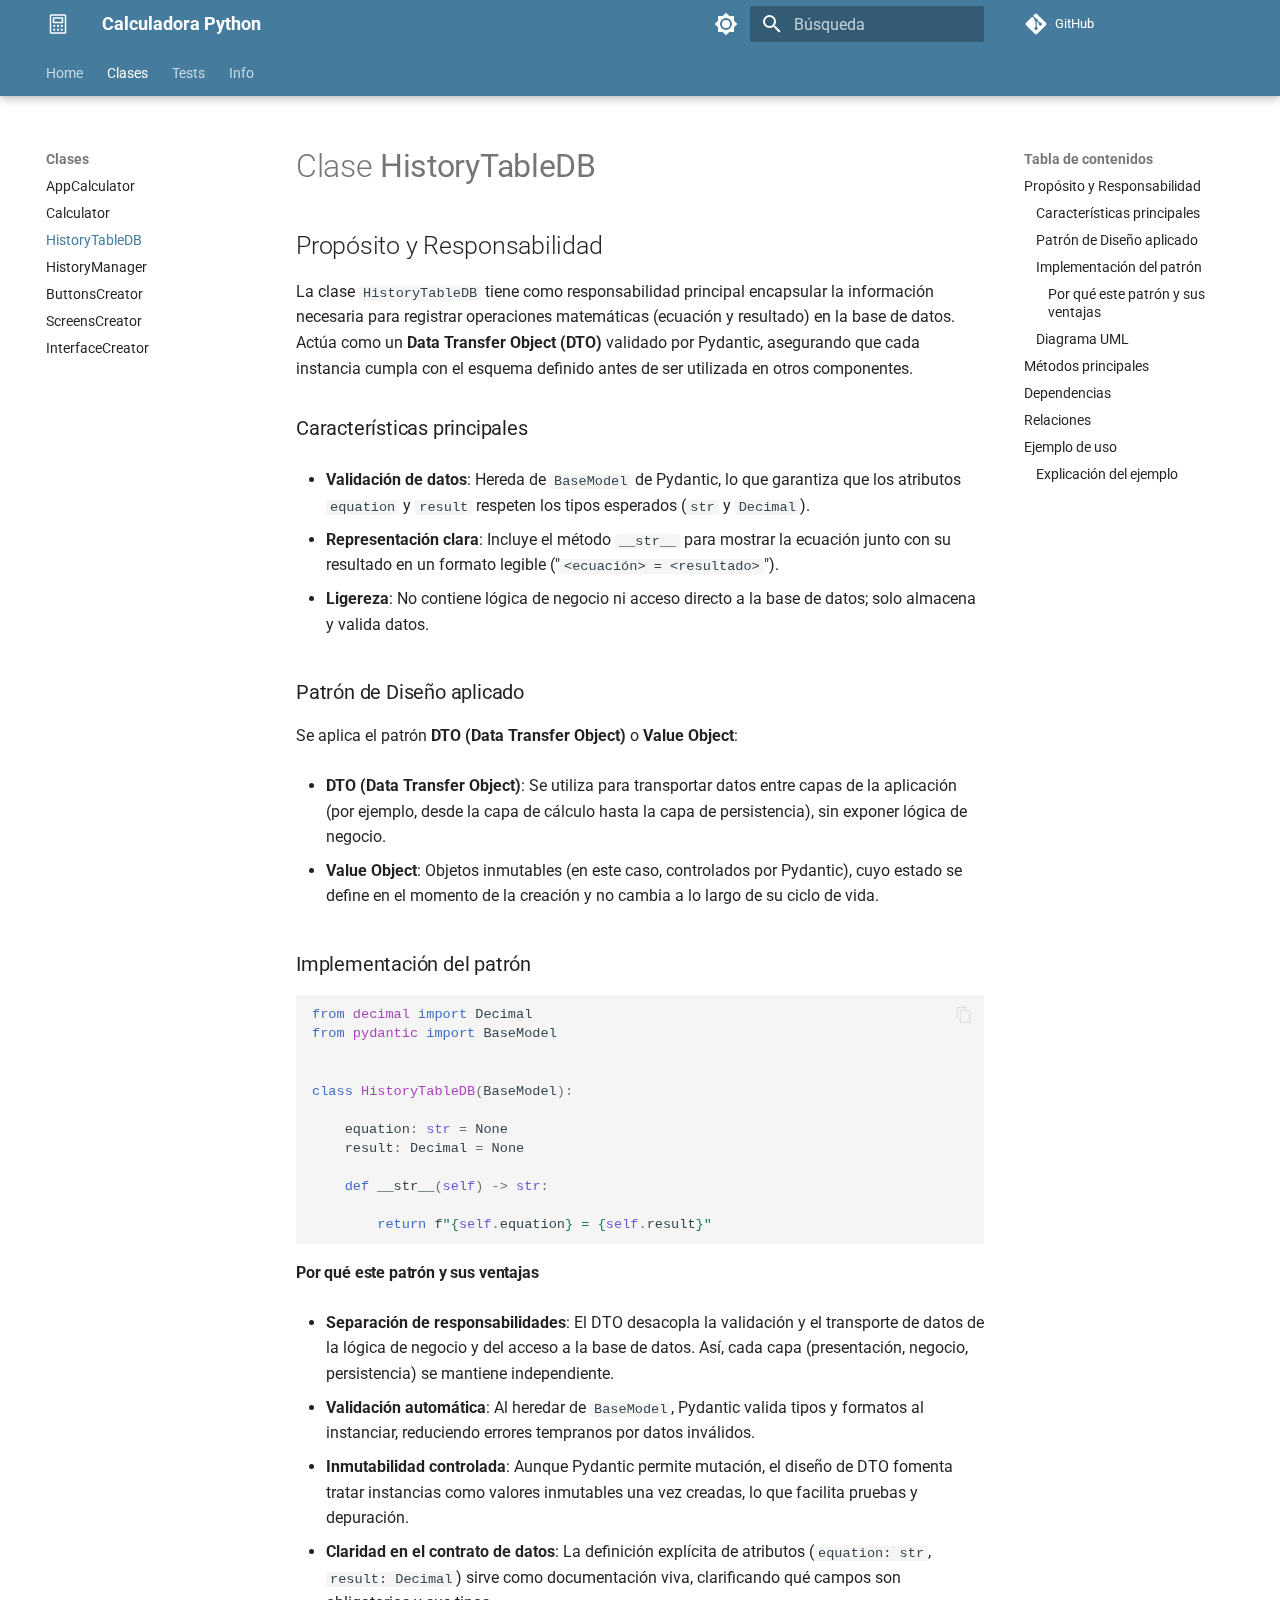
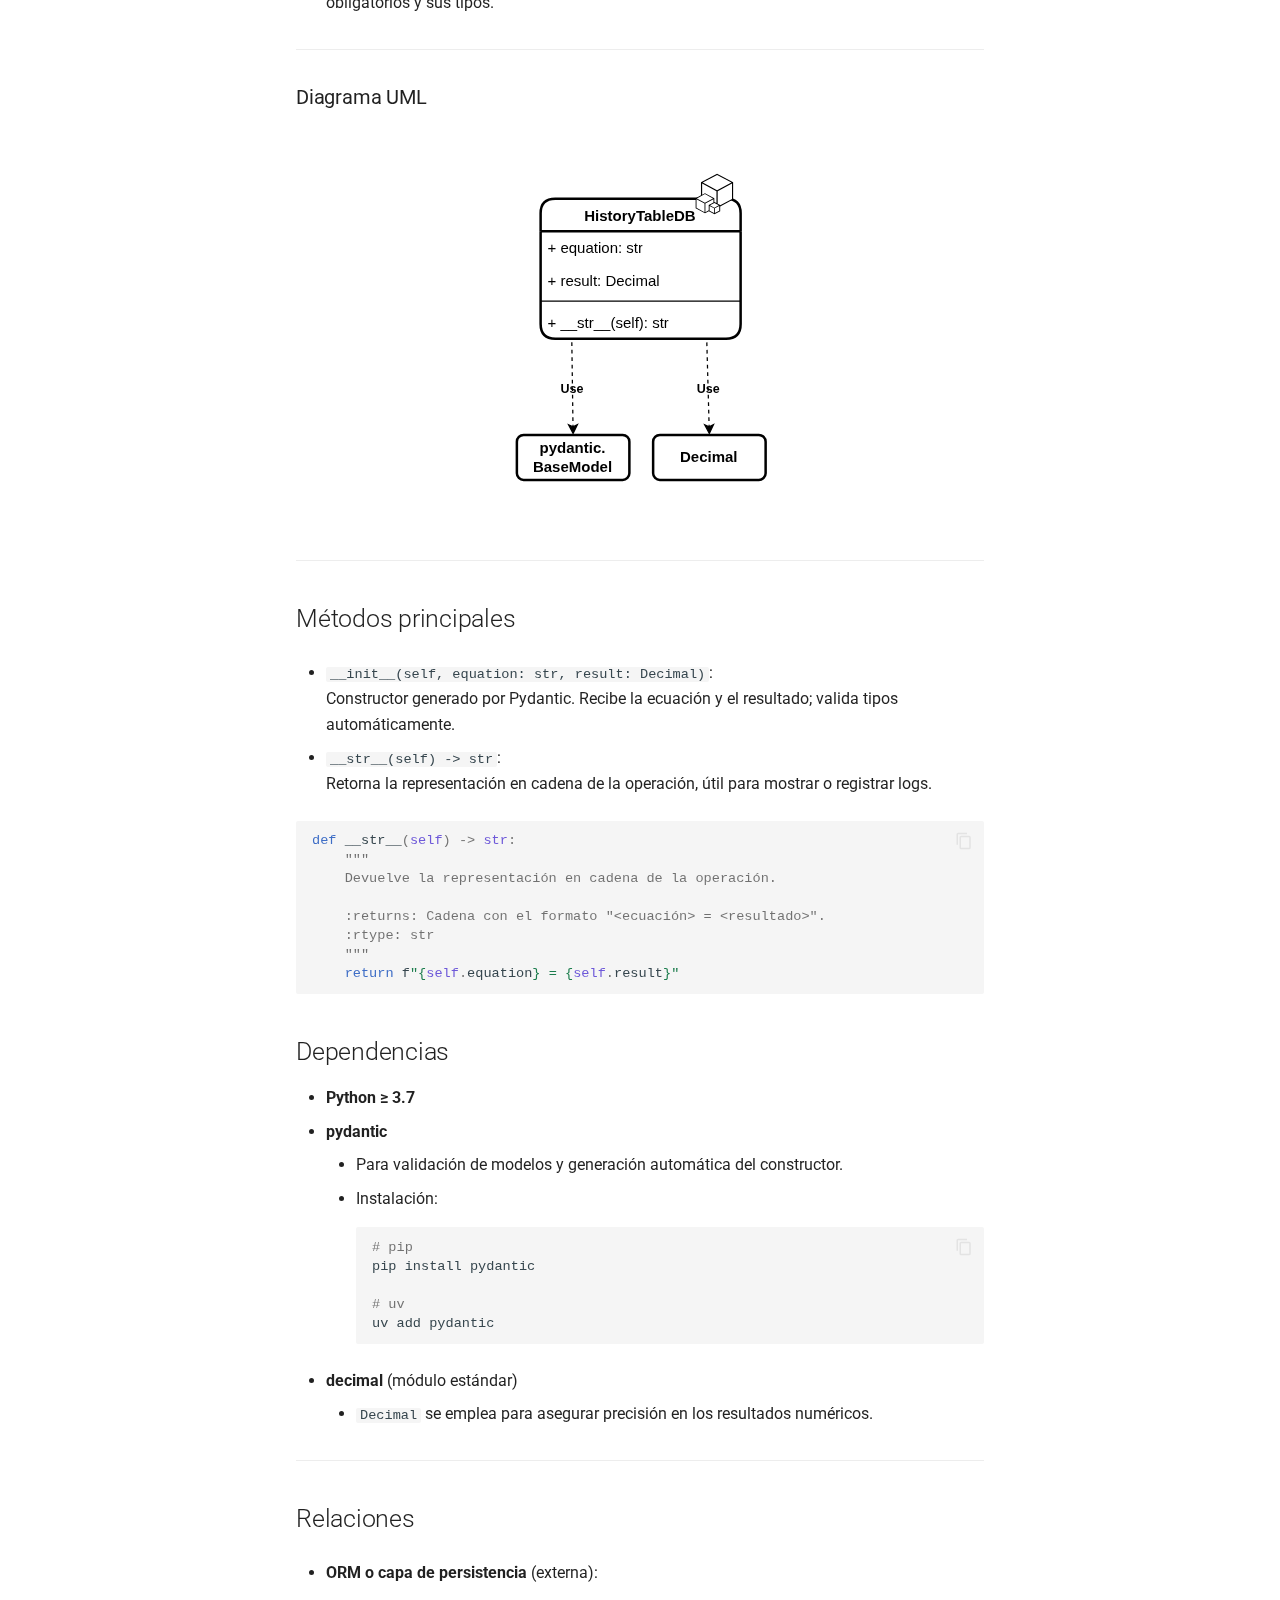
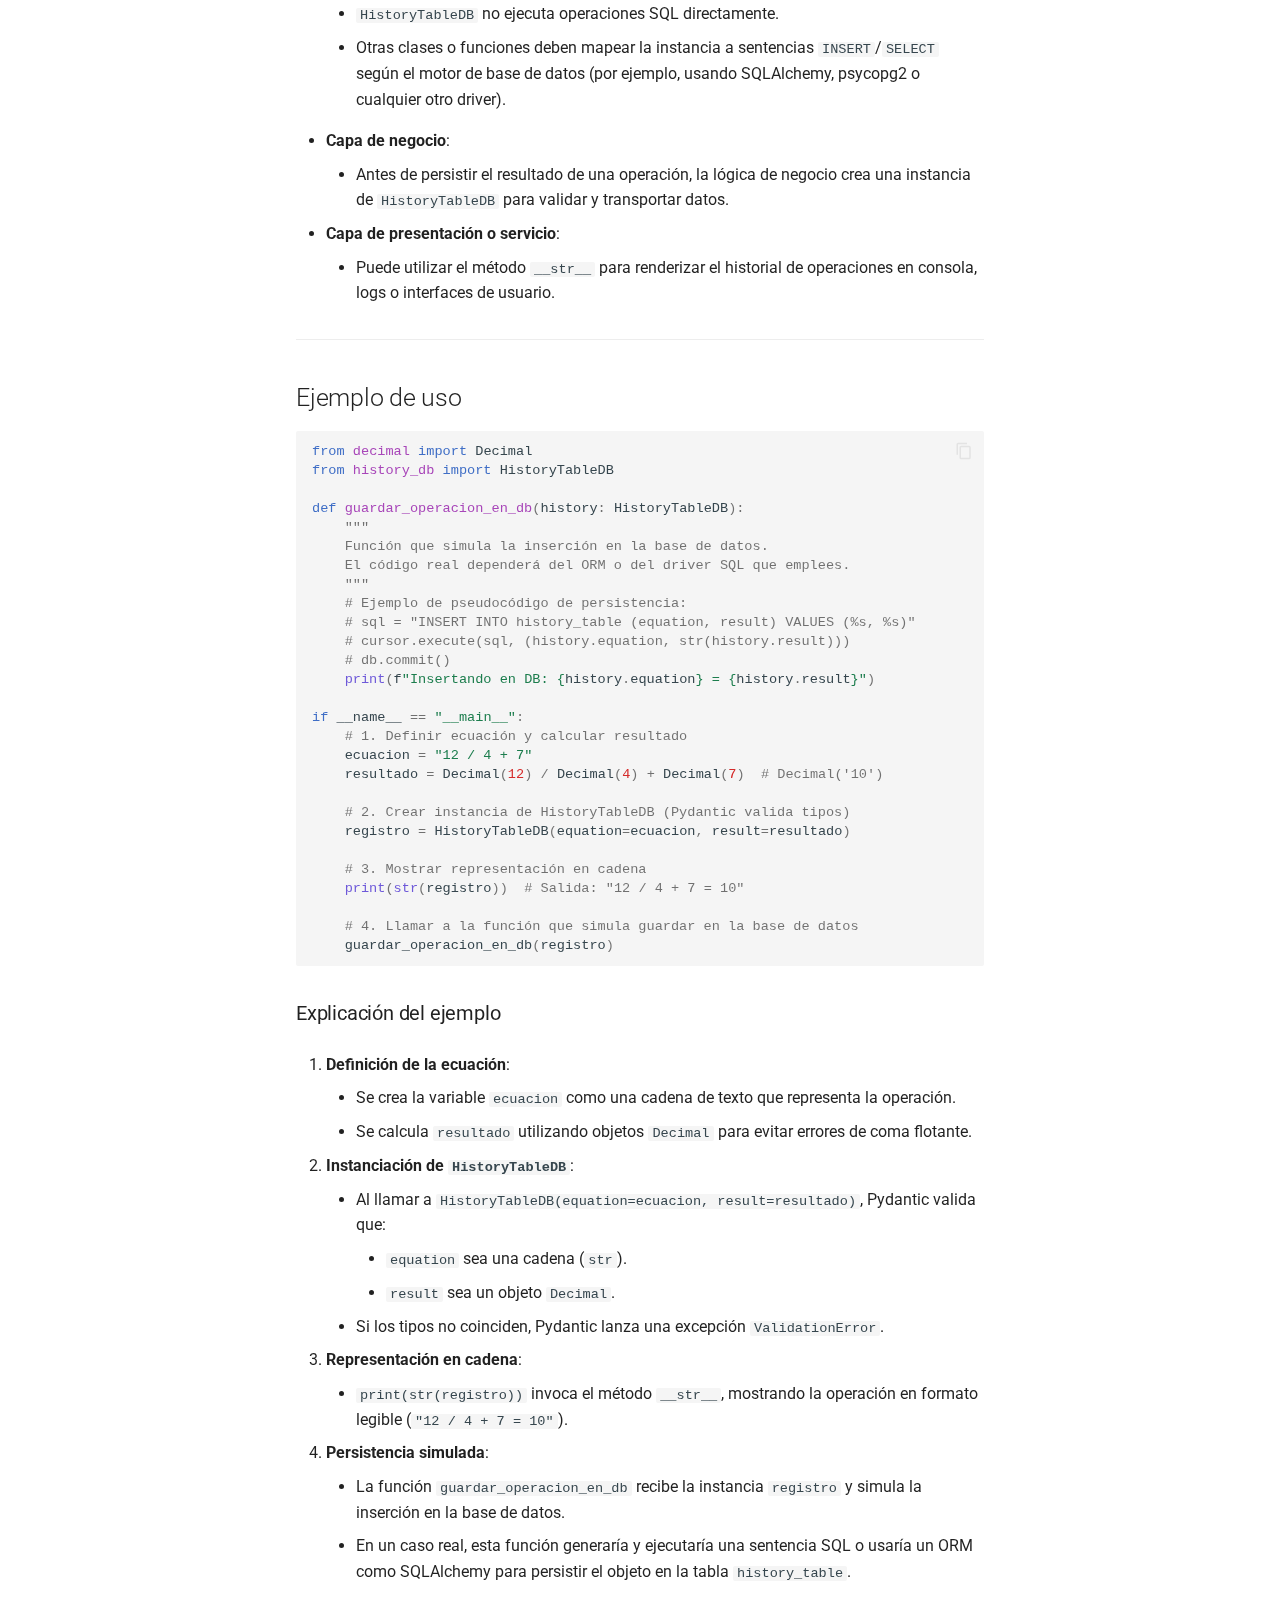
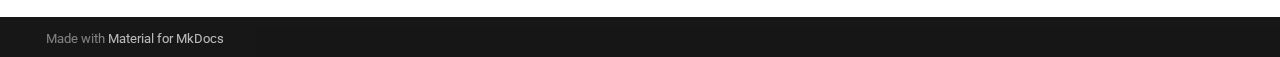
<file: clases/HistoryTableDB_doc/index.html>
<!doctype html>
<html lang="es" class="no-js">
  <head>
    
      <meta charset="utf-8">
      <meta name="viewport" content="width=device-width,initial-scale=1">
      
      
      
        <link rel="canonical" href="https://mydomain.org/mysite/clases/HistoryTableDB_doc/">
      
      
        <link rel="prev" href="../Calculator_doc/">
      
      
        <link rel="next" href="../HistoryManager_doc/">
      
      
      <link rel="icon" href="../../assets/images/favicon.png">
      <meta name="generator" content="mkdocs-1.6.1, mkdocs-material-9.6.14">
    
    
      
        <title>HistoryTableDB - Calculadora Python</title>
      
    
    
      <link rel="stylesheet" href="../../assets/stylesheets/main.342714a4.min.css">
      
        
        <link rel="stylesheet" href="../../assets/stylesheets/palette.06af60db.min.css">
      
      


    
    
      
    
    
      
        
        
        <link rel="preconnect" href="https://fonts.gstatic.com" crossorigin>
        <link rel="stylesheet" href="https://fonts.googleapis.com/css?family=Roboto:300,300i,400,400i,700,700i%7CJetBrainsMono+Nerd+Font:400,400i,700,700i&display=fallback">
        <style>:root{--md-text-font:"Roboto";--md-code-font:"JetBrainsMono Nerd Font"}</style>
      
    
    
      <link rel="stylesheet" href="../../stylesheets/extra.css">
    
    <script>__md_scope=new URL("../..",location),__md_hash=e=>[...e].reduce(((e,_)=>(e<<5)-e+_.charCodeAt(0)),0),__md_get=(e,_=localStorage,t=__md_scope)=>JSON.parse(_.getItem(t.pathname+"."+e)),__md_set=(e,_,t=localStorage,a=__md_scope)=>{try{t.setItem(a.pathname+"."+e,JSON.stringify(_))}catch(e){}}</script>
    
      

    
    
    
  </head>
  
  
    
    
      
    
    
    
    
    <body dir="ltr" data-md-color-scheme="default" data-md-color-primary="custom" data-md-color-accent="indigo">
  
    
    <input class="md-toggle" data-md-toggle="drawer" type="checkbox" id="__drawer" autocomplete="off">
    <input class="md-toggle" data-md-toggle="search" type="checkbox" id="__search" autocomplete="off">
    <label class="md-overlay" for="__drawer"></label>
    <div data-md-component="skip">
      
        
        <a href="#clase-historytabledb" class="md-skip">
          Saltar a contenido
        </a>
      
    </div>
    <div data-md-component="announce">
      
    </div>
    
    
      

  

<header class="md-header md-header--shadow md-header--lifted" data-md-component="header">
  <nav class="md-header__inner md-grid" aria-label="Cabecera">
    <a href="../.." title="Calculadora Python" class="md-header__button md-logo" aria-label="Calculadora Python" data-md-component="logo">
      
  <img src="../../calculator.svg" alt="logo">

    </a>
    <label class="md-header__button md-icon" for="__drawer">
      
      <svg xmlns="http://www.w3.org/2000/svg" viewBox="0 0 24 24"><path d="M3 6h18v2H3zm0 5h18v2H3zm0 5h18v2H3z"/></svg>
    </label>
    <div class="md-header__title" data-md-component="header-title">
      <div class="md-header__ellipsis">
        <div class="md-header__topic">
          <span class="md-ellipsis">
            Calculadora Python
          </span>
        </div>
        <div class="md-header__topic" data-md-component="header-topic">
          <span class="md-ellipsis">
            
              HistoryTableDB
            
          </span>
        </div>
      </div>
    </div>
    
      
        <form class="md-header__option" data-md-component="palette">
  
    
    
    
    <input class="md-option" data-md-color-media="" data-md-color-scheme="default" data-md-color-primary="custom" data-md-color-accent="indigo"  aria-label="Switch to dark mode"  type="radio" name="__palette" id="__palette_0">
    
      <label class="md-header__button md-icon" title="Switch to dark mode" for="__palette_1" hidden>
        <svg xmlns="http://www.w3.org/2000/svg" viewBox="0 0 24 24"><path d="M12 8a4 4 0 0 0-4 4 4 4 0 0 0 4 4 4 4 0 0 0 4-4 4 4 0 0 0-4-4m0 10a6 6 0 0 1-6-6 6 6 0 0 1 6-6 6 6 0 0 1 6 6 6 6 0 0 1-6 6m8-9.31V4h-4.69L12 .69 8.69 4H4v4.69L.69 12 4 15.31V20h4.69L12 23.31 15.31 20H20v-4.69L23.31 12z"/></svg>
      </label>
    
  
    
    
    
    <input class="md-option" data-md-color-media="" data-md-color-scheme="slate" data-md-color-primary="custom" data-md-color-accent="indigo"  aria-label="Switch to light mode"  type="radio" name="__palette" id="__palette_1">
    
      <label class="md-header__button md-icon" title="Switch to light mode" for="__palette_0" hidden>
        <svg xmlns="http://www.w3.org/2000/svg" viewBox="0 0 24 24"><path d="M12 18c-.89 0-1.74-.2-2.5-.55C11.56 16.5 13 14.42 13 12s-1.44-4.5-3.5-5.45C10.26 6.2 11.11 6 12 6a6 6 0 0 1 6 6 6 6 0 0 1-6 6m8-9.31V4h-4.69L12 .69 8.69 4H4v4.69L.69 12 4 15.31V20h4.69L12 23.31 15.31 20H20v-4.69L23.31 12z"/></svg>
      </label>
    
  
</form>
      
    
    
      <script>var palette=__md_get("__palette");if(palette&&palette.color){if("(prefers-color-scheme)"===palette.color.media){var media=matchMedia("(prefers-color-scheme: light)"),input=document.querySelector(media.matches?"[data-md-color-media='(prefers-color-scheme: light)']":"[data-md-color-media='(prefers-color-scheme: dark)']");palette.color.media=input.getAttribute("data-md-color-media"),palette.color.scheme=input.getAttribute("data-md-color-scheme"),palette.color.primary=input.getAttribute("data-md-color-primary"),palette.color.accent=input.getAttribute("data-md-color-accent")}for(var[key,value]of Object.entries(palette.color))document.body.setAttribute("data-md-color-"+key,value)}</script>
    
    
    
      
      
        <label class="md-header__button md-icon" for="__search">
          
          <svg xmlns="http://www.w3.org/2000/svg" viewBox="0 0 24 24"><path d="M9.5 3A6.5 6.5 0 0 1 16 9.5c0 1.61-.59 3.09-1.56 4.23l.27.27h.79l5 5-1.5 1.5-5-5v-.79l-.27-.27A6.52 6.52 0 0 1 9.5 16 6.5 6.5 0 0 1 3 9.5 6.5 6.5 0 0 1 9.5 3m0 2C7 5 5 7 5 9.5S7 14 9.5 14 14 12 14 9.5 12 5 9.5 5"/></svg>
        </label>
        <div class="md-search" data-md-component="search" role="dialog">
  <label class="md-search__overlay" for="__search"></label>
  <div class="md-search__inner" role="search">
    <form class="md-search__form" name="search">
      <input type="text" class="md-search__input" name="query" aria-label="Búsqueda" placeholder="Búsqueda" autocapitalize="off" autocorrect="off" autocomplete="off" spellcheck="false" data-md-component="search-query" required>
      <label class="md-search__icon md-icon" for="__search">
        
        <svg xmlns="http://www.w3.org/2000/svg" viewBox="0 0 24 24"><path d="M9.5 3A6.5 6.5 0 0 1 16 9.5c0 1.61-.59 3.09-1.56 4.23l.27.27h.79l5 5-1.5 1.5-5-5v-.79l-.27-.27A6.52 6.52 0 0 1 9.5 16 6.5 6.5 0 0 1 3 9.5 6.5 6.5 0 0 1 9.5 3m0 2C7 5 5 7 5 9.5S7 14 9.5 14 14 12 14 9.5 12 5 9.5 5"/></svg>
        
        <svg xmlns="http://www.w3.org/2000/svg" viewBox="0 0 24 24"><path d="M20 11v2H8l5.5 5.5-1.42 1.42L4.16 12l7.92-7.92L13.5 5.5 8 11z"/></svg>
      </label>
      <nav class="md-search__options" aria-label="Buscar">
        
        <button type="reset" class="md-search__icon md-icon" title="Limpiar" aria-label="Limpiar" tabindex="-1">
          
          <svg xmlns="http://www.w3.org/2000/svg" viewBox="0 0 24 24"><path d="M19 6.41 17.59 5 12 10.59 6.41 5 5 6.41 10.59 12 5 17.59 6.41 19 12 13.41 17.59 19 19 17.59 13.41 12z"/></svg>
        </button>
      </nav>
      
        <div class="md-search__suggest" data-md-component="search-suggest"></div>
      
    </form>
    <div class="md-search__output">
      <div class="md-search__scrollwrap" tabindex="0" data-md-scrollfix>
        <div class="md-search-result" data-md-component="search-result">
          <div class="md-search-result__meta">
            Inicializando búsqueda
          </div>
          <ol class="md-search-result__list" role="presentation"></ol>
        </div>
      </div>
    </div>
  </div>
</div>
      
    
    
      <div class="md-header__source">
        <a href="https://github.com/Gustavo9481/Calculadora_Python" title="Ir al repositorio" class="md-source" data-md-component="source">
  <div class="md-source__icon md-icon">
    
    <svg xmlns="http://www.w3.org/2000/svg" viewBox="0 0 448 512"><!--! Font Awesome Free 6.7.2 by @fontawesome - https://fontawesome.com License - https://fontawesome.com/license/free (Icons: CC BY 4.0, Fonts: SIL OFL 1.1, Code: MIT License) Copyright 2024 Fonticons, Inc.--><path d="M439.55 236.05 244 40.45a28.87 28.87 0 0 0-40.81 0l-40.66 40.63 51.52 51.52c27.06-9.14 52.68 16.77 43.39 43.68l49.66 49.66c34.23-11.8 61.18 31 35.47 56.69-26.49 26.49-70.21-2.87-56-37.34L240.22 199v121.85c25.3 12.54 22.26 41.85 9.08 55a34.34 34.34 0 0 1-48.55 0c-17.57-17.6-11.07-46.91 11.25-56v-123c-20.8-8.51-24.6-30.74-18.64-45L142.57 101 8.45 235.14a28.86 28.86 0 0 0 0 40.81l195.61 195.6a28.86 28.86 0 0 0 40.8 0l194.69-194.69a28.86 28.86 0 0 0 0-40.81"/></svg>
  </div>
  <div class="md-source__repository">
    GitHub
  </div>
</a>
      </div>
    
  </nav>
  
    
      
<nav class="md-tabs" aria-label="Pestañas" data-md-component="tabs">
  <div class="md-grid">
    <ul class="md-tabs__list">
      
        
  
  
  
  
    <li class="md-tabs__item">
      <a href="../.." class="md-tabs__link">
        
  
  
    
  
  Home

      </a>
    </li>
  

      
        
  
  
  
    
  
  
    
    
      <li class="md-tabs__item md-tabs__item--active">
        <a href="../AppCalculator_doc/" class="md-tabs__link">
          
  
  
  Clases

        </a>
      </li>
    
  

      
        
  
  
  
  
    
    
      <li class="md-tabs__item">
        <a href="../../tests/test_Calculator_doc/" class="md-tabs__link">
          
  
  
  Tests

        </a>
      </li>
    
  

      
        
  
  
  
  
    <li class="md-tabs__item">
      <a href="../../license/" class="md-tabs__link">
        
  
  
    
  
  Info

      </a>
    </li>
  

      
    </ul>
  </div>
</nav>
    
  
</header>
    
    <div class="md-container" data-md-component="container">
      
      
        
      
      <main class="md-main" data-md-component="main">
        <div class="md-main__inner md-grid">
          
            
              
              <div class="md-sidebar md-sidebar--primary" data-md-component="sidebar" data-md-type="navigation" >
                <div class="md-sidebar__scrollwrap">
                  <div class="md-sidebar__inner">
                    


  


<nav class="md-nav md-nav--primary md-nav--lifted" aria-label="Navegación" data-md-level="0">
  <label class="md-nav__title" for="__drawer">
    <a href="../.." title="Calculadora Python" class="md-nav__button md-logo" aria-label="Calculadora Python" data-md-component="logo">
      
  <img src="../../calculator.svg" alt="logo">

    </a>
    Calculadora Python
  </label>
  
    <div class="md-nav__source">
      <a href="https://github.com/Gustavo9481/Calculadora_Python" title="Ir al repositorio" class="md-source" data-md-component="source">
  <div class="md-source__icon md-icon">
    
    <svg xmlns="http://www.w3.org/2000/svg" viewBox="0 0 448 512"><!--! Font Awesome Free 6.7.2 by @fontawesome - https://fontawesome.com License - https://fontawesome.com/license/free (Icons: CC BY 4.0, Fonts: SIL OFL 1.1, Code: MIT License) Copyright 2024 Fonticons, Inc.--><path d="M439.55 236.05 244 40.45a28.87 28.87 0 0 0-40.81 0l-40.66 40.63 51.52 51.52c27.06-9.14 52.68 16.77 43.39 43.68l49.66 49.66c34.23-11.8 61.18 31 35.47 56.69-26.49 26.49-70.21-2.87-56-37.34L240.22 199v121.85c25.3 12.54 22.26 41.85 9.08 55a34.34 34.34 0 0 1-48.55 0c-17.57-17.6-11.07-46.91 11.25-56v-123c-20.8-8.51-24.6-30.74-18.64-45L142.57 101 8.45 235.14a28.86 28.86 0 0 0 0 40.81l195.61 195.6a28.86 28.86 0 0 0 40.8 0l194.69-194.69a28.86 28.86 0 0 0 0-40.81"/></svg>
  </div>
  <div class="md-source__repository">
    GitHub
  </div>
</a>
    </div>
  
  <ul class="md-nav__list" data-md-scrollfix>
    
      
      
  
  
  
  
    <li class="md-nav__item">
      <a href="../.." class="md-nav__link">
        
  
  
  <span class="md-ellipsis">
    Home
    
  </span>
  

      </a>
    </li>
  

    
      
      
  
  
    
  
  
  
    
    
    
    
      
        
        
      
      
        
      
    
    
    <li class="md-nav__item md-nav__item--active md-nav__item--section md-nav__item--nested">
      
        
        
        <input class="md-nav__toggle md-toggle " type="checkbox" id="__nav_2" checked>
        
          
          <label class="md-nav__link" for="__nav_2" id="__nav_2_label" tabindex="">
            
  
  
  <span class="md-ellipsis">
    Clases
    
  </span>
  

            <span class="md-nav__icon md-icon"></span>
          </label>
        
        <nav class="md-nav" data-md-level="1" aria-labelledby="__nav_2_label" aria-expanded="true">
          <label class="md-nav__title" for="__nav_2">
            <span class="md-nav__icon md-icon"></span>
            Clases
          </label>
          <ul class="md-nav__list" data-md-scrollfix>
            
              
                
  
  
  
  
    <li class="md-nav__item">
      <a href="../AppCalculator_doc/" class="md-nav__link">
        
  
  
  <span class="md-ellipsis">
    AppCalculator
    
  </span>
  

      </a>
    </li>
  

              
            
              
                
  
  
  
  
    <li class="md-nav__item">
      <a href="../Calculator_doc/" class="md-nav__link">
        
  
  
  <span class="md-ellipsis">
    Calculator
    
  </span>
  

      </a>
    </li>
  

              
            
              
                
  
  
    
  
  
  
    <li class="md-nav__item md-nav__item--active">
      
      <input class="md-nav__toggle md-toggle" type="checkbox" id="__toc">
      
      
        
      
      
        <label class="md-nav__link md-nav__link--active" for="__toc">
          
  
  
  <span class="md-ellipsis">
    HistoryTableDB
    
  </span>
  

          <span class="md-nav__icon md-icon"></span>
        </label>
      
      <a href="./" class="md-nav__link md-nav__link--active">
        
  
  
  <span class="md-ellipsis">
    HistoryTableDB
    
  </span>
  

      </a>
      
        

<nav class="md-nav md-nav--secondary" aria-label="Tabla de contenidos">
  
  
  
    
  
  
    <label class="md-nav__title" for="__toc">
      <span class="md-nav__icon md-icon"></span>
      Tabla de contenidos
    </label>
    <ul class="md-nav__list" data-md-component="toc" data-md-scrollfix>
      
        <li class="md-nav__item">
  <a href="#proposito-y-responsabilidad" class="md-nav__link">
    <span class="md-ellipsis">
      Propósito y Responsabilidad
    </span>
  </a>
  
    <nav class="md-nav" aria-label="Propósito y Responsabilidad">
      <ul class="md-nav__list">
        
          <li class="md-nav__item">
  <a href="#caracteristicas-principales" class="md-nav__link">
    <span class="md-ellipsis">
      Características principales
    </span>
  </a>
  
</li>
        
          <li class="md-nav__item">
  <a href="#patron-de-diseno-aplicado" class="md-nav__link">
    <span class="md-ellipsis">
      Patrón de Diseño aplicado
    </span>
  </a>
  
</li>
        
          <li class="md-nav__item">
  <a href="#implementacion-del-patron" class="md-nav__link">
    <span class="md-ellipsis">
      Implementación del patrón
    </span>
  </a>
  
    <nav class="md-nav" aria-label="Implementación del patrón">
      <ul class="md-nav__list">
        
          <li class="md-nav__item">
  <a href="#por-que-este-patron-y-sus-ventajas" class="md-nav__link">
    <span class="md-ellipsis">
      Por qué este patrón y sus ventajas
    </span>
  </a>
  
</li>
        
      </ul>
    </nav>
  
</li>
        
          <li class="md-nav__item">
  <a href="#diagrama-uml" class="md-nav__link">
    <span class="md-ellipsis">
      Diagrama UML
    </span>
  </a>
  
</li>
        
      </ul>
    </nav>
  
</li>
      
        <li class="md-nav__item">
  <a href="#metodos-principales" class="md-nav__link">
    <span class="md-ellipsis">
      Métodos principales
    </span>
  </a>
  
</li>
      
        <li class="md-nav__item">
  <a href="#dependencias" class="md-nav__link">
    <span class="md-ellipsis">
      Dependencias
    </span>
  </a>
  
</li>
      
        <li class="md-nav__item">
  <a href="#relaciones" class="md-nav__link">
    <span class="md-ellipsis">
      Relaciones
    </span>
  </a>
  
</li>
      
        <li class="md-nav__item">
  <a href="#ejemplo-de-uso" class="md-nav__link">
    <span class="md-ellipsis">
      Ejemplo de uso
    </span>
  </a>
  
    <nav class="md-nav" aria-label="Ejemplo de uso">
      <ul class="md-nav__list">
        
          <li class="md-nav__item">
  <a href="#explicacion-del-ejemplo" class="md-nav__link">
    <span class="md-ellipsis">
      Explicación del ejemplo
    </span>
  </a>
  
</li>
        
      </ul>
    </nav>
  
</li>
      
    </ul>
  
</nav>
      
    </li>
  

              
            
              
                
  
  
  
  
    <li class="md-nav__item">
      <a href="../HistoryManager_doc/" class="md-nav__link">
        
  
  
  <span class="md-ellipsis">
    HistoryManager
    
  </span>
  

      </a>
    </li>
  

              
            
              
                
  
  
  
  
    <li class="md-nav__item">
      <a href="../ButtonsCreator_doc/" class="md-nav__link">
        
  
  
  <span class="md-ellipsis">
    ButtonsCreator
    
  </span>
  

      </a>
    </li>
  

              
            
              
                
  
  
  
  
    <li class="md-nav__item">
      <a href="../ScreensCreator_doc/" class="md-nav__link">
        
  
  
  <span class="md-ellipsis">
    ScreensCreator
    
  </span>
  

      </a>
    </li>
  

              
            
              
                
  
  
  
  
    <li class="md-nav__item">
      <a href="../InterfaceCreator_doc/" class="md-nav__link">
        
  
  
  <span class="md-ellipsis">
    InterfaceCreator
    
  </span>
  

      </a>
    </li>
  

              
            
          </ul>
        </nav>
      
    </li>
  

    
      
      
  
  
  
  
    
    
    
    
      
      
        
      
    
    
    <li class="md-nav__item md-nav__item--nested">
      
        
        
          
        
        <input class="md-nav__toggle md-toggle md-toggle--indeterminate" type="checkbox" id="__nav_3" >
        
          
          <label class="md-nav__link" for="__nav_3" id="__nav_3_label" tabindex="0">
            
  
  
  <span class="md-ellipsis">
    Tests
    
  </span>
  

            <span class="md-nav__icon md-icon"></span>
          </label>
        
        <nav class="md-nav" data-md-level="1" aria-labelledby="__nav_3_label" aria-expanded="false">
          <label class="md-nav__title" for="__nav_3">
            <span class="md-nav__icon md-icon"></span>
            Tests
          </label>
          <ul class="md-nav__list" data-md-scrollfix>
            
              
                
  
  
  
  
    <li class="md-nav__item">
      <a href="../../tests/test_Calculator_doc/" class="md-nav__link">
        
  
  
  <span class="md-ellipsis">
    TestCalculator
    
  </span>
  

      </a>
    </li>
  

              
            
              
                
  
  
  
  
    <li class="md-nav__item">
      <a href="../../tests/test_ButtonsCreator_doc/" class="md-nav__link">
        
  
  
  <span class="md-ellipsis">
    MockDisplay
    
  </span>
  

      </a>
    </li>
  

              
            
              
                
  
  
  
  
    <li class="md-nav__item">
      <a href="../../tests/test_HistoryManager_doc/" class="md-nav__link">
        
  
  
  <span class="md-ellipsis">
    TestHistoryManager
    
  </span>
  

      </a>
    </li>
  

              
            
          </ul>
        </nav>
      
    </li>
  

    
      
      
  
  
  
  
    <li class="md-nav__item">
      <a href="../../license/" class="md-nav__link">
        
  
  
  <span class="md-ellipsis">
    Info
    
  </span>
  

      </a>
    </li>
  

    
  </ul>
</nav>
                  </div>
                </div>
              </div>
            
            
              
              <div class="md-sidebar md-sidebar--secondary" data-md-component="sidebar" data-md-type="toc" >
                <div class="md-sidebar__scrollwrap">
                  <div class="md-sidebar__inner">
                    

<nav class="md-nav md-nav--secondary" aria-label="Tabla de contenidos">
  
  
  
    
  
  
    <label class="md-nav__title" for="__toc">
      <span class="md-nav__icon md-icon"></span>
      Tabla de contenidos
    </label>
    <ul class="md-nav__list" data-md-component="toc" data-md-scrollfix>
      
        <li class="md-nav__item">
  <a href="#proposito-y-responsabilidad" class="md-nav__link">
    <span class="md-ellipsis">
      Propósito y Responsabilidad
    </span>
  </a>
  
    <nav class="md-nav" aria-label="Propósito y Responsabilidad">
      <ul class="md-nav__list">
        
          <li class="md-nav__item">
  <a href="#caracteristicas-principales" class="md-nav__link">
    <span class="md-ellipsis">
      Características principales
    </span>
  </a>
  
</li>
        
          <li class="md-nav__item">
  <a href="#patron-de-diseno-aplicado" class="md-nav__link">
    <span class="md-ellipsis">
      Patrón de Diseño aplicado
    </span>
  </a>
  
</li>
        
          <li class="md-nav__item">
  <a href="#implementacion-del-patron" class="md-nav__link">
    <span class="md-ellipsis">
      Implementación del patrón
    </span>
  </a>
  
    <nav class="md-nav" aria-label="Implementación del patrón">
      <ul class="md-nav__list">
        
          <li class="md-nav__item">
  <a href="#por-que-este-patron-y-sus-ventajas" class="md-nav__link">
    <span class="md-ellipsis">
      Por qué este patrón y sus ventajas
    </span>
  </a>
  
</li>
        
      </ul>
    </nav>
  
</li>
        
          <li class="md-nav__item">
  <a href="#diagrama-uml" class="md-nav__link">
    <span class="md-ellipsis">
      Diagrama UML
    </span>
  </a>
  
</li>
        
      </ul>
    </nav>
  
</li>
      
        <li class="md-nav__item">
  <a href="#metodos-principales" class="md-nav__link">
    <span class="md-ellipsis">
      Métodos principales
    </span>
  </a>
  
</li>
      
        <li class="md-nav__item">
  <a href="#dependencias" class="md-nav__link">
    <span class="md-ellipsis">
      Dependencias
    </span>
  </a>
  
</li>
      
        <li class="md-nav__item">
  <a href="#relaciones" class="md-nav__link">
    <span class="md-ellipsis">
      Relaciones
    </span>
  </a>
  
</li>
      
        <li class="md-nav__item">
  <a href="#ejemplo-de-uso" class="md-nav__link">
    <span class="md-ellipsis">
      Ejemplo de uso
    </span>
  </a>
  
    <nav class="md-nav" aria-label="Ejemplo de uso">
      <ul class="md-nav__list">
        
          <li class="md-nav__item">
  <a href="#explicacion-del-ejemplo" class="md-nav__link">
    <span class="md-ellipsis">
      Explicación del ejemplo
    </span>
  </a>
  
</li>
        
      </ul>
    </nav>
  
</li>
      
    </ul>
  
</nav>
                  </div>
                </div>
              </div>
            
          
          
            <div class="md-content" data-md-component="content">
              <article class="md-content__inner md-typeset">
                
                  


  
  


<h1 id="clase-historytabledb">Clase <strong>HistoryTableDB</strong></h1>
<h2 id="proposito-y-responsabilidad">Propósito y Responsabilidad</h2>
<p>La clase <code>HistoryTableDB</code> tiene como responsabilidad principal encapsular la información necesaria para registrar operaciones matemáticas (ecuación y resultado) en la base de datos. Actúa como un <strong>Data Transfer Object (DTO)</strong> validado por Pydantic, asegurando que cada instancia cumpla con el esquema definido antes de ser utilizada en otros componentes.</p>
<h3 id="caracteristicas-principales">Características principales</h3>
<ul>
<li>
<p><strong>Validación de datos</strong>: Hereda de <code>BaseModel</code> de Pydantic, lo que garantiza que los atributos <code>equation</code> y <code>result</code> respeten los tipos esperados (<code>str</code> y <code>Decimal</code>).</p>
</li>
<li>
<p><strong>Representación clara</strong>: Incluye el método <code>__str__</code> para mostrar la ecuación junto con su resultado en un formato legible ("<code>&lt;ecuación&gt; = &lt;resultado&gt;</code>").</p>
</li>
<li>
<p><strong>Ligereza</strong>: No contiene lógica de negocio ni acceso directo a la base de datos; solo almacena y valida datos.</p>
</li>
</ul>
<h3 id="patron-de-diseno-aplicado">Patrón de Diseño aplicado</h3>
<p>Se aplica el patrón <strong>DTO (Data Transfer Object)</strong> o <strong>Value Object</strong>:</p>
<ul>
<li>
<p><strong>DTO (Data Transfer Object)</strong>: Se utiliza para transportar datos entre capas de la aplicación (por ejemplo, desde la capa de cálculo hasta la capa de persistencia), sin exponer lógica de negocio.</p>
</li>
<li>
<p><strong>Value Object</strong>: Objetos inmutables (en este caso, controlados por Pydantic), cuyo estado se define en el momento de la creación y no cambia a lo largo de su ciclo de vida.</p>
</li>
</ul>
<h3 id="implementacion-del-patron">Implementación del patrón</h3>
<div class="highlight"><pre><span></span><code><a id="__codelineno-0-1" name="__codelineno-0-1" href="#__codelineno-0-1"></a><span class="kn">from</span><span class="w"> </span><span class="nn">decimal</span><span class="w"> </span><span class="kn">import</span> <span class="n">Decimal</span>
<a id="__codelineno-0-2" name="__codelineno-0-2" href="#__codelineno-0-2"></a><span class="kn">from</span><span class="w"> </span><span class="nn">pydantic</span><span class="w"> </span><span class="kn">import</span> <span class="n">BaseModel</span>
<a id="__codelineno-0-3" name="__codelineno-0-3" href="#__codelineno-0-3"></a>
<a id="__codelineno-0-4" name="__codelineno-0-4" href="#__codelineno-0-4"></a>
<a id="__codelineno-0-5" name="__codelineno-0-5" href="#__codelineno-0-5"></a><span class="k">class</span><span class="w"> </span><span class="nc">HistoryTableDB</span><span class="p">(</span><span class="n">BaseModel</span><span class="p">):</span>
<a id="__codelineno-0-6" name="__codelineno-0-6" href="#__codelineno-0-6"></a>
<a id="__codelineno-0-7" name="__codelineno-0-7" href="#__codelineno-0-7"></a>    <span class="n">equation</span><span class="p">:</span> <span class="nb">str</span> <span class="o">=</span> <span class="kc">None</span>
<a id="__codelineno-0-8" name="__codelineno-0-8" href="#__codelineno-0-8"></a>    <span class="n">result</span><span class="p">:</span> <span class="n">Decimal</span> <span class="o">=</span> <span class="kc">None</span>
<a id="__codelineno-0-9" name="__codelineno-0-9" href="#__codelineno-0-9"></a>
<a id="__codelineno-0-10" name="__codelineno-0-10" href="#__codelineno-0-10"></a>    <span class="k">def</span><span class="w"> </span><span class="fm">__str__</span><span class="p">(</span><span class="bp">self</span><span class="p">)</span> <span class="o">-&gt;</span> <span class="nb">str</span><span class="p">:</span>
<a id="__codelineno-0-11" name="__codelineno-0-11" href="#__codelineno-0-11"></a>
<a id="__codelineno-0-12" name="__codelineno-0-12" href="#__codelineno-0-12"></a>        <span class="k">return</span> <span class="sa">f</span><span class="s2">&quot;</span><span class="si">{</span><span class="bp">self</span><span class="o">.</span><span class="n">equation</span><span class="si">}</span><span class="s2"> = </span><span class="si">{</span><span class="bp">self</span><span class="o">.</span><span class="n">result</span><span class="si">}</span><span class="s2">&quot;</span>
</code></pre></div>
<h4 id="por-que-este-patron-y-sus-ventajas">Por qué este patrón y sus ventajas</h4>
<ul>
<li>
<p><strong>Separación de responsabilidades</strong>: El DTO desacopla la validación y el transporte de datos de la lógica de negocio y del acceso a la base de datos. Así, cada capa (presentación, negocio, persistencia) se mantiene independiente.</p>
</li>
<li>
<p><strong>Validación automática</strong>: Al heredar de <code>BaseModel</code>, Pydantic valida tipos y formatos al instanciar, reduciendo errores tempranos por datos inválidos.</p>
</li>
<li>
<p><strong>Inmutabilidad controlada</strong>: Aunque Pydantic permite mutación, el diseño de DTO fomenta tratar instancias como valores inmutables una vez creadas, lo que facilita pruebas y depuración.</p>
</li>
<li>
<p><strong>Claridad en el contrato de datos</strong>: La definición explícita de atributos (<code>equation: str</code>, <code>result: Decimal</code>) sirve como documentación viva, clarificando qué campos son obligatorios y sus tipos.</p>
</li>
</ul>
<hr />
<h3 id="diagrama-uml">Diagrama UML</h3>
<p align="center">
    <img src="../clases_uml/uml_history_db.svg" alt="Diagrama UML
        HistoryTableDB" width="400"/>
</p>

<hr />
<h2 id="metodos-principales">Métodos principales</h2>
<ul>
<li>
<p><code>__init__(self, equation: str, result: Decimal)</code>:<br />
    Constructor generado por Pydantic. Recibe la ecuación y el resultado; valida tipos automáticamente.</p>
</li>
<li>
<p><code>__str__(self) -&gt; str</code>:<br />
    Retorna la representación en cadena de la operación, útil para mostrar o registrar logs.</p>
</li>
</ul>
<div class="highlight"><pre><span></span><code><a id="__codelineno-1-1" name="__codelineno-1-1" href="#__codelineno-1-1"></a><span class="k">def</span><span class="w"> </span><span class="fm">__str__</span><span class="p">(</span><span class="bp">self</span><span class="p">)</span> <span class="o">-&gt;</span> <span class="nb">str</span><span class="p">:</span>
<a id="__codelineno-1-2" name="__codelineno-1-2" href="#__codelineno-1-2"></a><span class="w">    </span><span class="sd">&quot;&quot;&quot;</span>
<a id="__codelineno-1-3" name="__codelineno-1-3" href="#__codelineno-1-3"></a><span class="sd">    Devuelve la representación en cadena de la operación.</span>
<a id="__codelineno-1-4" name="__codelineno-1-4" href="#__codelineno-1-4"></a>
<a id="__codelineno-1-5" name="__codelineno-1-5" href="#__codelineno-1-5"></a><span class="sd">    :returns: Cadena con el formato &quot;&lt;ecuación&gt; = &lt;resultado&gt;&quot;.</span>
<a id="__codelineno-1-6" name="__codelineno-1-6" href="#__codelineno-1-6"></a><span class="sd">    :rtype: str</span>
<a id="__codelineno-1-7" name="__codelineno-1-7" href="#__codelineno-1-7"></a><span class="sd">    &quot;&quot;&quot;</span>
<a id="__codelineno-1-8" name="__codelineno-1-8" href="#__codelineno-1-8"></a>    <span class="k">return</span> <span class="sa">f</span><span class="s2">&quot;</span><span class="si">{</span><span class="bp">self</span><span class="o">.</span><span class="n">equation</span><span class="si">}</span><span class="s2"> = </span><span class="si">{</span><span class="bp">self</span><span class="o">.</span><span class="n">result</span><span class="si">}</span><span class="s2">&quot;</span>
</code></pre></div>
<h2 id="dependencias">Dependencias</h2>
<ul>
<li><strong>Python ≥ 3.7</strong></li>
<li><strong>pydantic</strong><ul>
<li>Para validación de modelos y generación automática del constructor.</li>
<li>Instalación:
    <div class="highlight"><pre><span></span><code><a id="__codelineno-2-1" name="__codelineno-2-1" href="#__codelineno-2-1"></a><span class="c1"># pip</span>
<a id="__codelineno-2-2" name="__codelineno-2-2" href="#__codelineno-2-2"></a>pip<span class="w"> </span>install<span class="w"> </span>pydantic<span class="w">        </span>
<a id="__codelineno-2-3" name="__codelineno-2-3" href="#__codelineno-2-3"></a>
<a id="__codelineno-2-4" name="__codelineno-2-4" href="#__codelineno-2-4"></a><span class="c1"># uv</span>
<a id="__codelineno-2-5" name="__codelineno-2-5" href="#__codelineno-2-5"></a>uv<span class="w"> </span>add<span class="w"> </span>pydantic
</code></pre></div></li>
</ul>
</li>
<li>
<p><strong>decimal</strong> (módulo estándar)</p>
<ul>
<li><code>Decimal</code> se emplea para asegurar precisión en los resultados numéricos.</li>
</ul>
</li>
</ul>
<hr />
<h2 id="relaciones">Relaciones</h2>
<ul>
<li>
<p><strong>ORM o capa de persistencia</strong> (externa):</p>
<ul>
<li>
<p><code>HistoryTableDB</code> no ejecuta operaciones SQL directamente.</p>
</li>
<li>
<p>Otras clases o funciones deben mapear la instancia a sentencias <code>INSERT</code>/<code>SELECT</code> según el motor de base de datos (por ejemplo, usando SQLAlchemy, psycopg2 o cualquier otro driver).</p>
</li>
</ul>
</li>
<li>
<p><strong>Capa de negocio</strong>:</p>
<ul>
<li>Antes de persistir el resultado de una operación, la lógica de negocio crea una instancia de <code>HistoryTableDB</code> para validar y transportar datos.</li>
</ul>
</li>
<li>
<p><strong>Capa de presentación o servicio</strong>:</p>
<ul>
<li>Puede utilizar el método <code>__str__</code> para renderizar el historial de operaciones en consola, logs o interfaces de usuario.</li>
</ul>
</li>
</ul>
<hr />
<h2 id="ejemplo-de-uso">Ejemplo de uso</h2>
<div class="highlight"><pre><span></span><code><a id="__codelineno-3-1" name="__codelineno-3-1" href="#__codelineno-3-1"></a><span class="kn">from</span><span class="w"> </span><span class="nn">decimal</span><span class="w"> </span><span class="kn">import</span> <span class="n">Decimal</span>
<a id="__codelineno-3-2" name="__codelineno-3-2" href="#__codelineno-3-2"></a><span class="kn">from</span><span class="w"> </span><span class="nn">history_db</span><span class="w"> </span><span class="kn">import</span> <span class="n">HistoryTableDB</span>
<a id="__codelineno-3-3" name="__codelineno-3-3" href="#__codelineno-3-3"></a>
<a id="__codelineno-3-4" name="__codelineno-3-4" href="#__codelineno-3-4"></a><span class="k">def</span><span class="w"> </span><span class="nf">guardar_operacion_en_db</span><span class="p">(</span><span class="n">history</span><span class="p">:</span> <span class="n">HistoryTableDB</span><span class="p">):</span>
<a id="__codelineno-3-5" name="__codelineno-3-5" href="#__codelineno-3-5"></a><span class="w">    </span><span class="sd">&quot;&quot;&quot;</span>
<a id="__codelineno-3-6" name="__codelineno-3-6" href="#__codelineno-3-6"></a><span class="sd">    Función que simula la inserción en la base de datos.</span>
<a id="__codelineno-3-7" name="__codelineno-3-7" href="#__codelineno-3-7"></a><span class="sd">    El código real dependerá del ORM o del driver SQL que emplees.</span>
<a id="__codelineno-3-8" name="__codelineno-3-8" href="#__codelineno-3-8"></a><span class="sd">    &quot;&quot;&quot;</span>
<a id="__codelineno-3-9" name="__codelineno-3-9" href="#__codelineno-3-9"></a>    <span class="c1"># Ejemplo de pseudocódigo de persistencia:</span>
<a id="__codelineno-3-10" name="__codelineno-3-10" href="#__codelineno-3-10"></a>    <span class="c1"># sql = &quot;INSERT INTO history_table (equation, result) VALUES (%s, %s)&quot;</span>
<a id="__codelineno-3-11" name="__codelineno-3-11" href="#__codelineno-3-11"></a>    <span class="c1"># cursor.execute(sql, (history.equation, str(history.result)))</span>
<a id="__codelineno-3-12" name="__codelineno-3-12" href="#__codelineno-3-12"></a>    <span class="c1"># db.commit()</span>
<a id="__codelineno-3-13" name="__codelineno-3-13" href="#__codelineno-3-13"></a>    <span class="nb">print</span><span class="p">(</span><span class="sa">f</span><span class="s2">&quot;Insertando en DB: </span><span class="si">{</span><span class="n">history</span><span class="o">.</span><span class="n">equation</span><span class="si">}</span><span class="s2"> = </span><span class="si">{</span><span class="n">history</span><span class="o">.</span><span class="n">result</span><span class="si">}</span><span class="s2">&quot;</span><span class="p">)</span>
<a id="__codelineno-3-14" name="__codelineno-3-14" href="#__codelineno-3-14"></a>
<a id="__codelineno-3-15" name="__codelineno-3-15" href="#__codelineno-3-15"></a><span class="k">if</span> <span class="vm">__name__</span> <span class="o">==</span> <span class="s2">&quot;__main__&quot;</span><span class="p">:</span>
<a id="__codelineno-3-16" name="__codelineno-3-16" href="#__codelineno-3-16"></a>    <span class="c1"># 1. Definir ecuación y calcular resultado</span>
<a id="__codelineno-3-17" name="__codelineno-3-17" href="#__codelineno-3-17"></a>    <span class="n">ecuacion</span> <span class="o">=</span> <span class="s2">&quot;12 / 4 + 7&quot;</span>
<a id="__codelineno-3-18" name="__codelineno-3-18" href="#__codelineno-3-18"></a>    <span class="n">resultado</span> <span class="o">=</span> <span class="n">Decimal</span><span class="p">(</span><span class="mi">12</span><span class="p">)</span> <span class="o">/</span> <span class="n">Decimal</span><span class="p">(</span><span class="mi">4</span><span class="p">)</span> <span class="o">+</span> <span class="n">Decimal</span><span class="p">(</span><span class="mi">7</span><span class="p">)</span>  <span class="c1"># Decimal(&#39;10&#39;)</span>
<a id="__codelineno-3-19" name="__codelineno-3-19" href="#__codelineno-3-19"></a>
<a id="__codelineno-3-20" name="__codelineno-3-20" href="#__codelineno-3-20"></a>    <span class="c1"># 2. Crear instancia de HistoryTableDB (Pydantic valida tipos)</span>
<a id="__codelineno-3-21" name="__codelineno-3-21" href="#__codelineno-3-21"></a>    <span class="n">registro</span> <span class="o">=</span> <span class="n">HistoryTableDB</span><span class="p">(</span><span class="n">equation</span><span class="o">=</span><span class="n">ecuacion</span><span class="p">,</span> <span class="n">result</span><span class="o">=</span><span class="n">resultado</span><span class="p">)</span>
<a id="__codelineno-3-22" name="__codelineno-3-22" href="#__codelineno-3-22"></a>
<a id="__codelineno-3-23" name="__codelineno-3-23" href="#__codelineno-3-23"></a>    <span class="c1"># 3. Mostrar representación en cadena</span>
<a id="__codelineno-3-24" name="__codelineno-3-24" href="#__codelineno-3-24"></a>    <span class="nb">print</span><span class="p">(</span><span class="nb">str</span><span class="p">(</span><span class="n">registro</span><span class="p">))</span>  <span class="c1"># Salida: &quot;12 / 4 + 7 = 10&quot;</span>
<a id="__codelineno-3-25" name="__codelineno-3-25" href="#__codelineno-3-25"></a>
<a id="__codelineno-3-26" name="__codelineno-3-26" href="#__codelineno-3-26"></a>    <span class="c1"># 4. Llamar a la función que simula guardar en la base de datos</span>
<a id="__codelineno-3-27" name="__codelineno-3-27" href="#__codelineno-3-27"></a>    <span class="n">guardar_operacion_en_db</span><span class="p">(</span><span class="n">registro</span><span class="p">)</span>
</code></pre></div>
<h3 id="explicacion-del-ejemplo">Explicación del ejemplo</h3>
<ol>
<li>
<p><strong>Definición de la ecuación</strong>:</p>
<ul>
<li>Se crea la variable <code>ecuacion</code> como una cadena de texto que representa la operación.</li>
<li>Se calcula <code>resultado</code> utilizando objetos <code>Decimal</code> para evitar errores de coma flotante.</li>
</ul>
</li>
<li>
<p><strong>Instanciación de <code>HistoryTableDB</code></strong>:</p>
<ul>
<li>Al llamar a <code>HistoryTableDB(equation=ecuacion, result=resultado)</code>, Pydantic valida que:<ul>
<li><code>equation</code> sea una cadena (<code>str</code>).</li>
<li><code>result</code> sea un objeto <code>Decimal</code>.</li>
</ul>
</li>
<li>Si los tipos no coinciden, Pydantic lanza una excepción <code>ValidationError</code>.</li>
</ul>
</li>
<li>
<p><strong>Representación en cadena</strong>:</p>
<ul>
<li><code>print(str(registro))</code> invoca el método <code>__str__</code>, mostrando la operación en formato legible (<code>"12 / 4 + 7 = 10"</code>).</li>
</ul>
</li>
<li>
<p><strong>Persistencia simulada</strong>:</p>
<ul>
<li>La función <code>guardar_operacion_en_db</code> recibe la instancia <code>registro</code> y simula la inserción en la base de datos.</li>
<li>En un caso real, esta función generaría y ejecutaría una sentencia SQL o usaría un ORM como SQLAlchemy para persistir el objeto en la tabla <code>history_table</code>.</li>
</ul>
</li>
</ol>












                
              </article>
            </div>
          
          
<script>var target=document.getElementById(location.hash.slice(1));target&&target.name&&(target.checked=target.name.startsWith("__tabbed_"))</script>
        </div>
        
          <button type="button" class="md-top md-icon" data-md-component="top" hidden>
  
  <svg xmlns="http://www.w3.org/2000/svg" viewBox="0 0 24 24"><path d="M13 20h-2V8l-5.5 5.5-1.42-1.42L12 4.16l7.92 7.92-1.42 1.42L13 8z"/></svg>
  Volver al principio
</button>
        
      </main>
      
        <footer class="md-footer">
  
  <div class="md-footer-meta md-typeset">
    <div class="md-footer-meta__inner md-grid">
      <div class="md-copyright">
  
  
    Made with
    <a href="https://squidfunk.github.io/mkdocs-material/" target="_blank" rel="noopener">
      Material for MkDocs
    </a>
  
</div>
      
    </div>
  </div>
</footer>
      
    </div>
    <div class="md-dialog" data-md-component="dialog">
      <div class="md-dialog__inner md-typeset"></div>
    </div>
    
      <div class="md-progress" data-md-component="progress" role="progressbar"></div>
    
    
    
      
      <script id="__config" type="application/json">{"base": "../..", "features": ["navigation.instant", "navigation.instant.progress", "navigation.instant.preview", "navigation.tracking", "navigation.tabs", "navigation.tabs.sticky", "navigation.sections", "navigation.expand", "navigation.top", "search.suggest", "content.code.copy"], "search": "../../assets/javascripts/workers/search.d50fe291.min.js", "tags": null, "translations": {"clipboard.copied": "Copiado al portapapeles", "clipboard.copy": "Copiar al portapapeles", "search.result.more.one": "1 m\u00e1s en esta p\u00e1gina", "search.result.more.other": "# m\u00e1s en esta p\u00e1gina", "search.result.none": "No se encontraron documentos", "search.result.one": "1 documento encontrado", "search.result.other": "# documentos encontrados", "search.result.placeholder": "Teclee para comenzar b\u00fasqueda", "search.result.term.missing": "Falta", "select.version": "Seleccionar versi\u00f3n"}, "version": null}</script>
    
    
      <script src="../../assets/javascripts/bundle.13a4f30d.min.js"></script>
      
    
  </body>
</html>
</file>
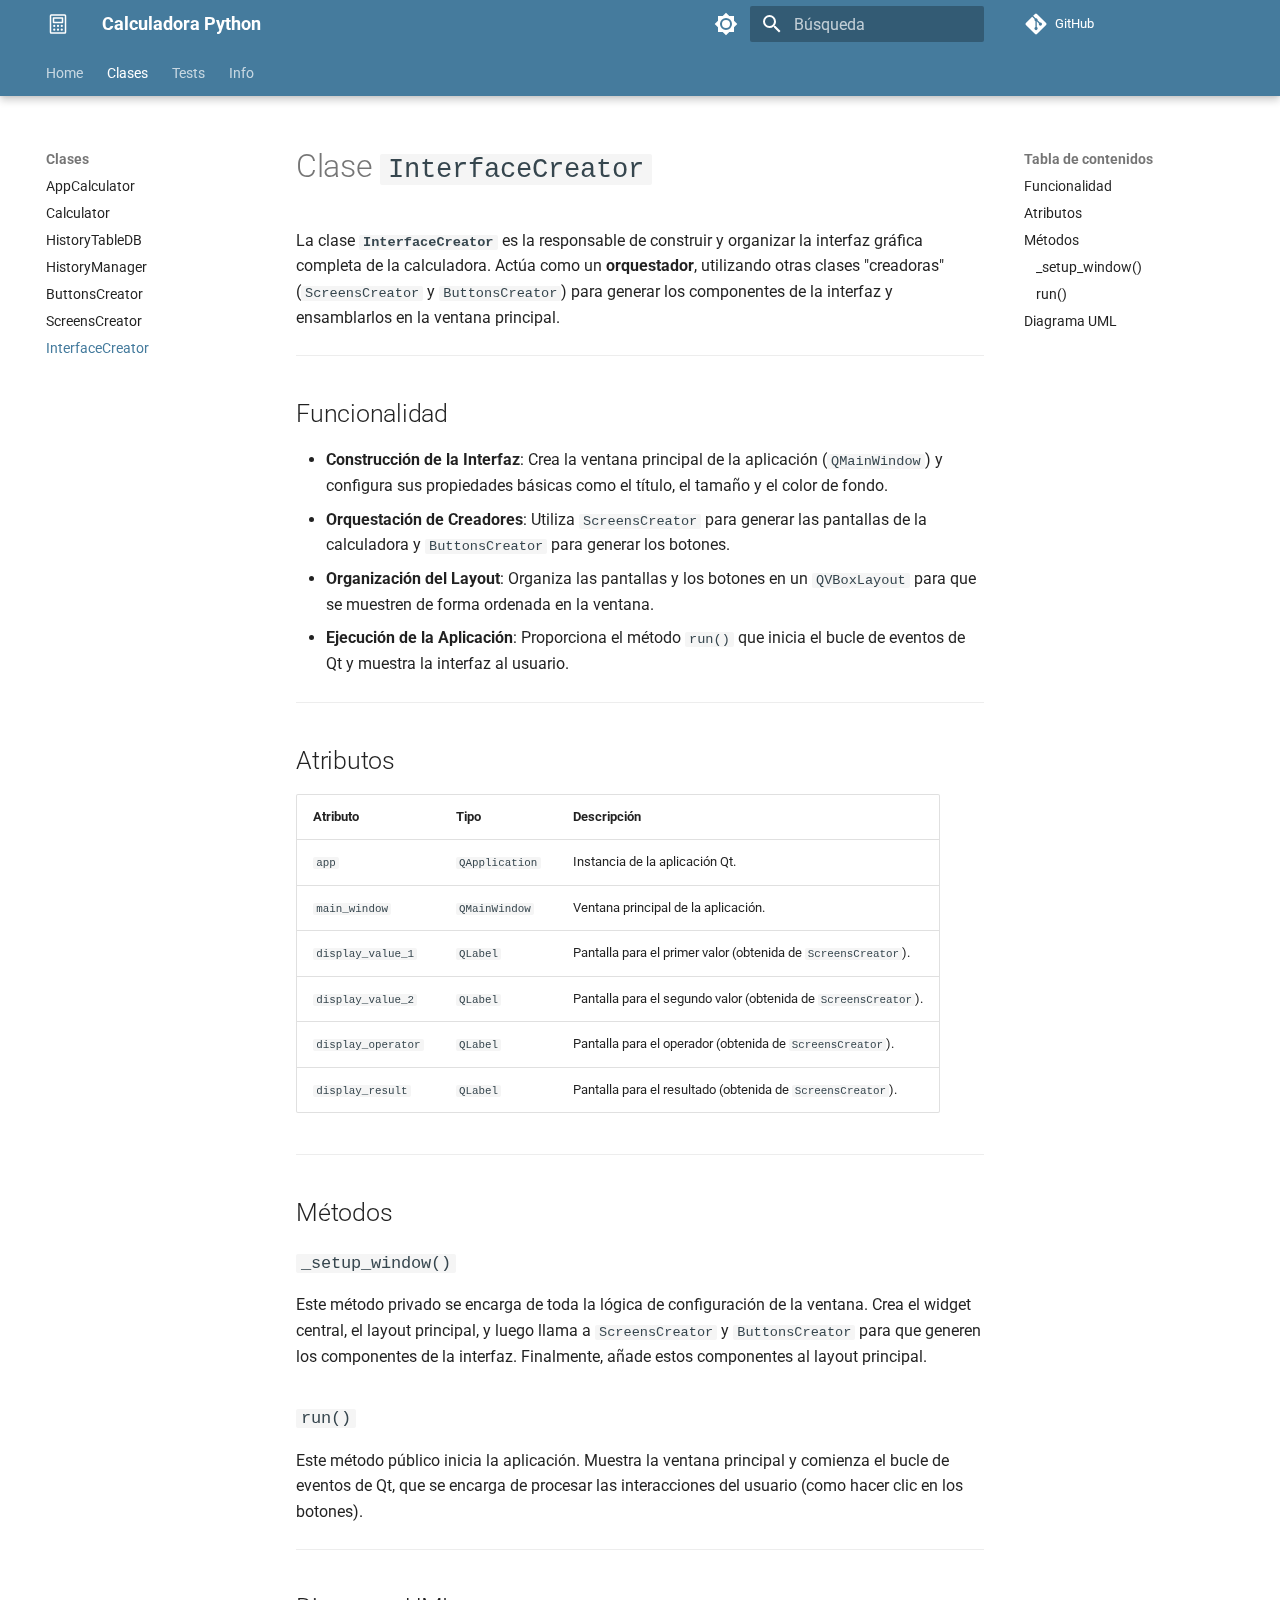
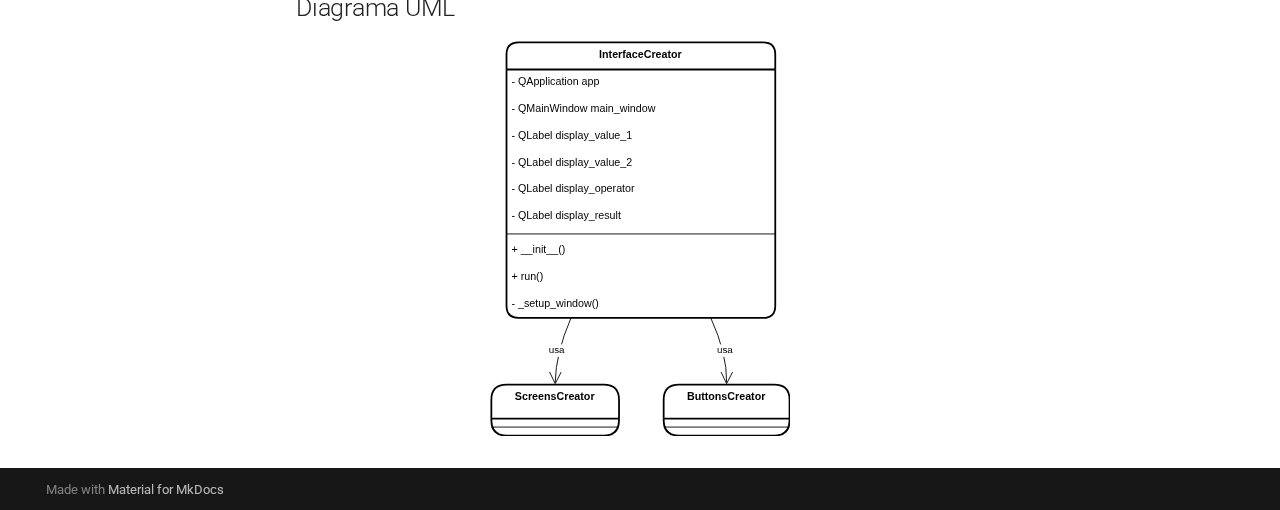
<file: clases/InterfaceCreator_doc/index.html>
<!doctype html>
<html lang="es" class="no-js">
  <head>
    
      <meta charset="utf-8">
      <meta name="viewport" content="width=device-width,initial-scale=1">
      
      
      
        <link rel="canonical" href="https://mydomain.org/mysite/clases/InterfaceCreator_doc/">
      
      
        <link rel="prev" href="../ScreensCreator_doc/">
      
      
        <link rel="next" href="../../tests/test_Calculator_doc/">
      
      
      <link rel="icon" href="../../assets/images/favicon.png">
      <meta name="generator" content="mkdocs-1.6.1, mkdocs-material-9.6.14">
    
    
      
        <title>InterfaceCreator - Calculadora Python</title>
      
    
    
      <link rel="stylesheet" href="../../assets/stylesheets/main.342714a4.min.css">
      
        
        <link rel="stylesheet" href="../../assets/stylesheets/palette.06af60db.min.css">
      
      


    
    
      
    
    
      
        
        
        <link rel="preconnect" href="https://fonts.gstatic.com" crossorigin>
        <link rel="stylesheet" href="https://fonts.googleapis.com/css?family=Roboto:300,300i,400,400i,700,700i%7CJetBrainsMono+Nerd+Font:400,400i,700,700i&display=fallback">
        <style>:root{--md-text-font:"Roboto";--md-code-font:"JetBrainsMono Nerd Font"}</style>
      
    
    
      <link rel="stylesheet" href="../../stylesheets/extra.css">
    
    <script>__md_scope=new URL("../..",location),__md_hash=e=>[...e].reduce(((e,_)=>(e<<5)-e+_.charCodeAt(0)),0),__md_get=(e,_=localStorage,t=__md_scope)=>JSON.parse(_.getItem(t.pathname+"."+e)),__md_set=(e,_,t=localStorage,a=__md_scope)=>{try{t.setItem(a.pathname+"."+e,JSON.stringify(_))}catch(e){}}</script>
    
      

    
    
    
  </head>
  
  
    
    
      
    
    
    
    
    <body dir="ltr" data-md-color-scheme="default" data-md-color-primary="custom" data-md-color-accent="indigo">
  
    
    <input class="md-toggle" data-md-toggle="drawer" type="checkbox" id="__drawer" autocomplete="off">
    <input class="md-toggle" data-md-toggle="search" type="checkbox" id="__search" autocomplete="off">
    <label class="md-overlay" for="__drawer"></label>
    <div data-md-component="skip">
      
        
        <a href="#clase-interfacecreator" class="md-skip">
          Saltar a contenido
        </a>
      
    </div>
    <div data-md-component="announce">
      
    </div>
    
    
      

  

<header class="md-header md-header--shadow md-header--lifted" data-md-component="header">
  <nav class="md-header__inner md-grid" aria-label="Cabecera">
    <a href="../.." title="Calculadora Python" class="md-header__button md-logo" aria-label="Calculadora Python" data-md-component="logo">
      
  <img src="../../calculator.svg" alt="logo">

    </a>
    <label class="md-header__button md-icon" for="__drawer">
      
      <svg xmlns="http://www.w3.org/2000/svg" viewBox="0 0 24 24"><path d="M3 6h18v2H3zm0 5h18v2H3zm0 5h18v2H3z"/></svg>
    </label>
    <div class="md-header__title" data-md-component="header-title">
      <div class="md-header__ellipsis">
        <div class="md-header__topic">
          <span class="md-ellipsis">
            Calculadora Python
          </span>
        </div>
        <div class="md-header__topic" data-md-component="header-topic">
          <span class="md-ellipsis">
            
              InterfaceCreator
            
          </span>
        </div>
      </div>
    </div>
    
      
        <form class="md-header__option" data-md-component="palette">
  
    
    
    
    <input class="md-option" data-md-color-media="" data-md-color-scheme="default" data-md-color-primary="custom" data-md-color-accent="indigo"  aria-label="Switch to dark mode"  type="radio" name="__palette" id="__palette_0">
    
      <label class="md-header__button md-icon" title="Switch to dark mode" for="__palette_1" hidden>
        <svg xmlns="http://www.w3.org/2000/svg" viewBox="0 0 24 24"><path d="M12 8a4 4 0 0 0-4 4 4 4 0 0 0 4 4 4 4 0 0 0 4-4 4 4 0 0 0-4-4m0 10a6 6 0 0 1-6-6 6 6 0 0 1 6-6 6 6 0 0 1 6 6 6 6 0 0 1-6 6m8-9.31V4h-4.69L12 .69 8.69 4H4v4.69L.69 12 4 15.31V20h4.69L12 23.31 15.31 20H20v-4.69L23.31 12z"/></svg>
      </label>
    
  
    
    
    
    <input class="md-option" data-md-color-media="" data-md-color-scheme="slate" data-md-color-primary="custom" data-md-color-accent="indigo"  aria-label="Switch to light mode"  type="radio" name="__palette" id="__palette_1">
    
      <label class="md-header__button md-icon" title="Switch to light mode" for="__palette_0" hidden>
        <svg xmlns="http://www.w3.org/2000/svg" viewBox="0 0 24 24"><path d="M12 18c-.89 0-1.74-.2-2.5-.55C11.56 16.5 13 14.42 13 12s-1.44-4.5-3.5-5.45C10.26 6.2 11.11 6 12 6a6 6 0 0 1 6 6 6 6 0 0 1-6 6m8-9.31V4h-4.69L12 .69 8.69 4H4v4.69L.69 12 4 15.31V20h4.69L12 23.31 15.31 20H20v-4.69L23.31 12z"/></svg>
      </label>
    
  
</form>
      
    
    
      <script>var palette=__md_get("__palette");if(palette&&palette.color){if("(prefers-color-scheme)"===palette.color.media){var media=matchMedia("(prefers-color-scheme: light)"),input=document.querySelector(media.matches?"[data-md-color-media='(prefers-color-scheme: light)']":"[data-md-color-media='(prefers-color-scheme: dark)']");palette.color.media=input.getAttribute("data-md-color-media"),palette.color.scheme=input.getAttribute("data-md-color-scheme"),palette.color.primary=input.getAttribute("data-md-color-primary"),palette.color.accent=input.getAttribute("data-md-color-accent")}for(var[key,value]of Object.entries(palette.color))document.body.setAttribute("data-md-color-"+key,value)}</script>
    
    
    
      
      
        <label class="md-header__button md-icon" for="__search">
          
          <svg xmlns="http://www.w3.org/2000/svg" viewBox="0 0 24 24"><path d="M9.5 3A6.5 6.5 0 0 1 16 9.5c0 1.61-.59 3.09-1.56 4.23l.27.27h.79l5 5-1.5 1.5-5-5v-.79l-.27-.27A6.52 6.52 0 0 1 9.5 16 6.5 6.5 0 0 1 3 9.5 6.5 6.5 0 0 1 9.5 3m0 2C7 5 5 7 5 9.5S7 14 9.5 14 14 12 14 9.5 12 5 9.5 5"/></svg>
        </label>
        <div class="md-search" data-md-component="search" role="dialog">
  <label class="md-search__overlay" for="__search"></label>
  <div class="md-search__inner" role="search">
    <form class="md-search__form" name="search">
      <input type="text" class="md-search__input" name="query" aria-label="Búsqueda" placeholder="Búsqueda" autocapitalize="off" autocorrect="off" autocomplete="off" spellcheck="false" data-md-component="search-query" required>
      <label class="md-search__icon md-icon" for="__search">
        
        <svg xmlns="http://www.w3.org/2000/svg" viewBox="0 0 24 24"><path d="M9.5 3A6.5 6.5 0 0 1 16 9.5c0 1.61-.59 3.09-1.56 4.23l.27.27h.79l5 5-1.5 1.5-5-5v-.79l-.27-.27A6.52 6.52 0 0 1 9.5 16 6.5 6.5 0 0 1 3 9.5 6.5 6.5 0 0 1 9.5 3m0 2C7 5 5 7 5 9.5S7 14 9.5 14 14 12 14 9.5 12 5 9.5 5"/></svg>
        
        <svg xmlns="http://www.w3.org/2000/svg" viewBox="0 0 24 24"><path d="M20 11v2H8l5.5 5.5-1.42 1.42L4.16 12l7.92-7.92L13.5 5.5 8 11z"/></svg>
      </label>
      <nav class="md-search__options" aria-label="Buscar">
        
        <button type="reset" class="md-search__icon md-icon" title="Limpiar" aria-label="Limpiar" tabindex="-1">
          
          <svg xmlns="http://www.w3.org/2000/svg" viewBox="0 0 24 24"><path d="M19 6.41 17.59 5 12 10.59 6.41 5 5 6.41 10.59 12 5 17.59 6.41 19 12 13.41 17.59 19 19 17.59 13.41 12z"/></svg>
        </button>
      </nav>
      
        <div class="md-search__suggest" data-md-component="search-suggest"></div>
      
    </form>
    <div class="md-search__output">
      <div class="md-search__scrollwrap" tabindex="0" data-md-scrollfix>
        <div class="md-search-result" data-md-component="search-result">
          <div class="md-search-result__meta">
            Inicializando búsqueda
          </div>
          <ol class="md-search-result__list" role="presentation"></ol>
        </div>
      </div>
    </div>
  </div>
</div>
      
    
    
      <div class="md-header__source">
        <a href="https://github.com/Gustavo9481/Calculadora_Python" title="Ir al repositorio" class="md-source" data-md-component="source">
  <div class="md-source__icon md-icon">
    
    <svg xmlns="http://www.w3.org/2000/svg" viewBox="0 0 448 512"><!--! Font Awesome Free 6.7.2 by @fontawesome - https://fontawesome.com License - https://fontawesome.com/license/free (Icons: CC BY 4.0, Fonts: SIL OFL 1.1, Code: MIT License) Copyright 2024 Fonticons, Inc.--><path d="M439.55 236.05 244 40.45a28.87 28.87 0 0 0-40.81 0l-40.66 40.63 51.52 51.52c27.06-9.14 52.68 16.77 43.39 43.68l49.66 49.66c34.23-11.8 61.18 31 35.47 56.69-26.49 26.49-70.21-2.87-56-37.34L240.22 199v121.85c25.3 12.54 22.26 41.85 9.08 55a34.34 34.34 0 0 1-48.55 0c-17.57-17.6-11.07-46.91 11.25-56v-123c-20.8-8.51-24.6-30.74-18.64-45L142.57 101 8.45 235.14a28.86 28.86 0 0 0 0 40.81l195.61 195.6a28.86 28.86 0 0 0 40.8 0l194.69-194.69a28.86 28.86 0 0 0 0-40.81"/></svg>
  </div>
  <div class="md-source__repository">
    GitHub
  </div>
</a>
      </div>
    
  </nav>
  
    
      
<nav class="md-tabs" aria-label="Pestañas" data-md-component="tabs">
  <div class="md-grid">
    <ul class="md-tabs__list">
      
        
  
  
  
  
    <li class="md-tabs__item">
      <a href="../.." class="md-tabs__link">
        
  
  
    
  
  Home

      </a>
    </li>
  

      
        
  
  
  
    
  
  
    
    
      <li class="md-tabs__item md-tabs__item--active">
        <a href="../AppCalculator_doc/" class="md-tabs__link">
          
  
  
  Clases

        </a>
      </li>
    
  

      
        
  
  
  
  
    
    
      <li class="md-tabs__item">
        <a href="../../tests/test_Calculator_doc/" class="md-tabs__link">
          
  
  
  Tests

        </a>
      </li>
    
  

      
        
  
  
  
  
    <li class="md-tabs__item">
      <a href="../../license/" class="md-tabs__link">
        
  
  
    
  
  Info

      </a>
    </li>
  

      
    </ul>
  </div>
</nav>
    
  
</header>
    
    <div class="md-container" data-md-component="container">
      
      
        
      
      <main class="md-main" data-md-component="main">
        <div class="md-main__inner md-grid">
          
            
              
              <div class="md-sidebar md-sidebar--primary" data-md-component="sidebar" data-md-type="navigation" >
                <div class="md-sidebar__scrollwrap">
                  <div class="md-sidebar__inner">
                    


  


<nav class="md-nav md-nav--primary md-nav--lifted" aria-label="Navegación" data-md-level="0">
  <label class="md-nav__title" for="__drawer">
    <a href="../.." title="Calculadora Python" class="md-nav__button md-logo" aria-label="Calculadora Python" data-md-component="logo">
      
  <img src="../../calculator.svg" alt="logo">

    </a>
    Calculadora Python
  </label>
  
    <div class="md-nav__source">
      <a href="https://github.com/Gustavo9481/Calculadora_Python" title="Ir al repositorio" class="md-source" data-md-component="source">
  <div class="md-source__icon md-icon">
    
    <svg xmlns="http://www.w3.org/2000/svg" viewBox="0 0 448 512"><!--! Font Awesome Free 6.7.2 by @fontawesome - https://fontawesome.com License - https://fontawesome.com/license/free (Icons: CC BY 4.0, Fonts: SIL OFL 1.1, Code: MIT License) Copyright 2024 Fonticons, Inc.--><path d="M439.55 236.05 244 40.45a28.87 28.87 0 0 0-40.81 0l-40.66 40.63 51.52 51.52c27.06-9.14 52.68 16.77 43.39 43.68l49.66 49.66c34.23-11.8 61.18 31 35.47 56.69-26.49 26.49-70.21-2.87-56-37.34L240.22 199v121.85c25.3 12.54 22.26 41.85 9.08 55a34.34 34.34 0 0 1-48.55 0c-17.57-17.6-11.07-46.91 11.25-56v-123c-20.8-8.51-24.6-30.74-18.64-45L142.57 101 8.45 235.14a28.86 28.86 0 0 0 0 40.81l195.61 195.6a28.86 28.86 0 0 0 40.8 0l194.69-194.69a28.86 28.86 0 0 0 0-40.81"/></svg>
  </div>
  <div class="md-source__repository">
    GitHub
  </div>
</a>
    </div>
  
  <ul class="md-nav__list" data-md-scrollfix>
    
      
      
  
  
  
  
    <li class="md-nav__item">
      <a href="../.." class="md-nav__link">
        
  
  
  <span class="md-ellipsis">
    Home
    
  </span>
  

      </a>
    </li>
  

    
      
      
  
  
    
  
  
  
    
    
    
    
      
        
        
      
      
        
      
    
    
    <li class="md-nav__item md-nav__item--active md-nav__item--section md-nav__item--nested">
      
        
        
        <input class="md-nav__toggle md-toggle " type="checkbox" id="__nav_2" checked>
        
          
          <label class="md-nav__link" for="__nav_2" id="__nav_2_label" tabindex="">
            
  
  
  <span class="md-ellipsis">
    Clases
    
  </span>
  

            <span class="md-nav__icon md-icon"></span>
          </label>
        
        <nav class="md-nav" data-md-level="1" aria-labelledby="__nav_2_label" aria-expanded="true">
          <label class="md-nav__title" for="__nav_2">
            <span class="md-nav__icon md-icon"></span>
            Clases
          </label>
          <ul class="md-nav__list" data-md-scrollfix>
            
              
                
  
  
  
  
    <li class="md-nav__item">
      <a href="../AppCalculator_doc/" class="md-nav__link">
        
  
  
  <span class="md-ellipsis">
    AppCalculator
    
  </span>
  

      </a>
    </li>
  

              
            
              
                
  
  
  
  
    <li class="md-nav__item">
      <a href="../Calculator_doc/" class="md-nav__link">
        
  
  
  <span class="md-ellipsis">
    Calculator
    
  </span>
  

      </a>
    </li>
  

              
            
              
                
  
  
  
  
    <li class="md-nav__item">
      <a href="../HistoryTableDB_doc/" class="md-nav__link">
        
  
  
  <span class="md-ellipsis">
    HistoryTableDB
    
  </span>
  

      </a>
    </li>
  

              
            
              
                
  
  
  
  
    <li class="md-nav__item">
      <a href="../HistoryManager_doc/" class="md-nav__link">
        
  
  
  <span class="md-ellipsis">
    HistoryManager
    
  </span>
  

      </a>
    </li>
  

              
            
              
                
  
  
  
  
    <li class="md-nav__item">
      <a href="../ButtonsCreator_doc/" class="md-nav__link">
        
  
  
  <span class="md-ellipsis">
    ButtonsCreator
    
  </span>
  

      </a>
    </li>
  

              
            
              
                
  
  
  
  
    <li class="md-nav__item">
      <a href="../ScreensCreator_doc/" class="md-nav__link">
        
  
  
  <span class="md-ellipsis">
    ScreensCreator
    
  </span>
  

      </a>
    </li>
  

              
            
              
                
  
  
    
  
  
  
    <li class="md-nav__item md-nav__item--active">
      
      <input class="md-nav__toggle md-toggle" type="checkbox" id="__toc">
      
      
        
      
      
        <label class="md-nav__link md-nav__link--active" for="__toc">
          
  
  
  <span class="md-ellipsis">
    InterfaceCreator
    
  </span>
  

          <span class="md-nav__icon md-icon"></span>
        </label>
      
      <a href="./" class="md-nav__link md-nav__link--active">
        
  
  
  <span class="md-ellipsis">
    InterfaceCreator
    
  </span>
  

      </a>
      
        

<nav class="md-nav md-nav--secondary" aria-label="Tabla de contenidos">
  
  
  
    
  
  
    <label class="md-nav__title" for="__toc">
      <span class="md-nav__icon md-icon"></span>
      Tabla de contenidos
    </label>
    <ul class="md-nav__list" data-md-component="toc" data-md-scrollfix>
      
        <li class="md-nav__item">
  <a href="#funcionalidad" class="md-nav__link">
    <span class="md-ellipsis">
      Funcionalidad
    </span>
  </a>
  
</li>
      
        <li class="md-nav__item">
  <a href="#atributos" class="md-nav__link">
    <span class="md-ellipsis">
      Atributos
    </span>
  </a>
  
</li>
      
        <li class="md-nav__item">
  <a href="#metodos" class="md-nav__link">
    <span class="md-ellipsis">
      Métodos
    </span>
  </a>
  
    <nav class="md-nav" aria-label="Métodos">
      <ul class="md-nav__list">
        
          <li class="md-nav__item">
  <a href="#_setup_window" class="md-nav__link">
    <span class="md-ellipsis">
      _setup_window()
    </span>
  </a>
  
</li>
        
          <li class="md-nav__item">
  <a href="#run" class="md-nav__link">
    <span class="md-ellipsis">
      run()
    </span>
  </a>
  
</li>
        
      </ul>
    </nav>
  
</li>
      
        <li class="md-nav__item">
  <a href="#diagrama-uml" class="md-nav__link">
    <span class="md-ellipsis">
      Diagrama UML
    </span>
  </a>
  
</li>
      
    </ul>
  
</nav>
      
    </li>
  

              
            
          </ul>
        </nav>
      
    </li>
  

    
      
      
  
  
  
  
    
    
    
    
      
      
        
      
    
    
    <li class="md-nav__item md-nav__item--nested">
      
        
        
          
        
        <input class="md-nav__toggle md-toggle md-toggle--indeterminate" type="checkbox" id="__nav_3" >
        
          
          <label class="md-nav__link" for="__nav_3" id="__nav_3_label" tabindex="0">
            
  
  
  <span class="md-ellipsis">
    Tests
    
  </span>
  

            <span class="md-nav__icon md-icon"></span>
          </label>
        
        <nav class="md-nav" data-md-level="1" aria-labelledby="__nav_3_label" aria-expanded="false">
          <label class="md-nav__title" for="__nav_3">
            <span class="md-nav__icon md-icon"></span>
            Tests
          </label>
          <ul class="md-nav__list" data-md-scrollfix>
            
              
                
  
  
  
  
    <li class="md-nav__item">
      <a href="../../tests/test_Calculator_doc/" class="md-nav__link">
        
  
  
  <span class="md-ellipsis">
    TestCalculator
    
  </span>
  

      </a>
    </li>
  

              
            
              
                
  
  
  
  
    <li class="md-nav__item">
      <a href="../../tests/test_ButtonsCreator_doc/" class="md-nav__link">
        
  
  
  <span class="md-ellipsis">
    MockDisplay
    
  </span>
  

      </a>
    </li>
  

              
            
              
                
  
  
  
  
    <li class="md-nav__item">
      <a href="../../tests/test_HistoryManager_doc/" class="md-nav__link">
        
  
  
  <span class="md-ellipsis">
    TestHistoryManager
    
  </span>
  

      </a>
    </li>
  

              
            
          </ul>
        </nav>
      
    </li>
  

    
      
      
  
  
  
  
    <li class="md-nav__item">
      <a href="../../license/" class="md-nav__link">
        
  
  
  <span class="md-ellipsis">
    Info
    
  </span>
  

      </a>
    </li>
  

    
  </ul>
</nav>
                  </div>
                </div>
              </div>
            
            
              
              <div class="md-sidebar md-sidebar--secondary" data-md-component="sidebar" data-md-type="toc" >
                <div class="md-sidebar__scrollwrap">
                  <div class="md-sidebar__inner">
                    

<nav class="md-nav md-nav--secondary" aria-label="Tabla de contenidos">
  
  
  
    
  
  
    <label class="md-nav__title" for="__toc">
      <span class="md-nav__icon md-icon"></span>
      Tabla de contenidos
    </label>
    <ul class="md-nav__list" data-md-component="toc" data-md-scrollfix>
      
        <li class="md-nav__item">
  <a href="#funcionalidad" class="md-nav__link">
    <span class="md-ellipsis">
      Funcionalidad
    </span>
  </a>
  
</li>
      
        <li class="md-nav__item">
  <a href="#atributos" class="md-nav__link">
    <span class="md-ellipsis">
      Atributos
    </span>
  </a>
  
</li>
      
        <li class="md-nav__item">
  <a href="#metodos" class="md-nav__link">
    <span class="md-ellipsis">
      Métodos
    </span>
  </a>
  
    <nav class="md-nav" aria-label="Métodos">
      <ul class="md-nav__list">
        
          <li class="md-nav__item">
  <a href="#_setup_window" class="md-nav__link">
    <span class="md-ellipsis">
      _setup_window()
    </span>
  </a>
  
</li>
        
          <li class="md-nav__item">
  <a href="#run" class="md-nav__link">
    <span class="md-ellipsis">
      run()
    </span>
  </a>
  
</li>
        
      </ul>
    </nav>
  
</li>
      
        <li class="md-nav__item">
  <a href="#diagrama-uml" class="md-nav__link">
    <span class="md-ellipsis">
      Diagrama UML
    </span>
  </a>
  
</li>
      
    </ul>
  
</nav>
                  </div>
                </div>
              </div>
            
          
          
            <div class="md-content" data-md-component="content">
              <article class="md-content__inner md-typeset">
                
                  


  
  


<h1 id="clase-interfacecreator">Clase <code>InterfaceCreator</code></h1>
<p>La clase <strong><code>InterfaceCreator</code></strong> es la responsable de construir y organizar la interfaz gráfica completa de la calculadora. Actúa como un <strong>orquestador</strong>, utilizando otras clases "creadoras" (<code>ScreensCreator</code> y <code>ButtonsCreator</code>) para generar los componentes de la interfaz y ensamblarlos en la ventana principal.</p>
<hr />
<h2 id="funcionalidad">Funcionalidad</h2>
<ul>
<li><strong>Construcción de la Interfaz</strong>: Crea la ventana principal de la aplicación (<code>QMainWindow</code>) y configura sus propiedades básicas como el título, el tamaño y el color de fondo.</li>
<li><strong>Orquestación de Creadores</strong>: Utiliza <code>ScreensCreator</code> para generar las pantallas de la calculadora y <code>ButtonsCreator</code> para generar los botones.</li>
<li><strong>Organización del Layout</strong>: Organiza las pantallas y los botones en un <code>QVBoxLayout</code> para que se muestren de forma ordenada en la ventana.</li>
<li><strong>Ejecución de la Aplicación</strong>: Proporciona el método <code>run()</code> que inicia el bucle de eventos de Qt y muestra la interfaz al usuario.</li>
</ul>
<hr />
<h2 id="atributos">Atributos</h2>
<table>
<thead>
<tr>
<th>Atributo</th>
<th>Tipo</th>
<th>Descripción</th>
</tr>
</thead>
<tbody>
<tr>
<td><code>app</code></td>
<td><code>QApplication</code></td>
<td>Instancia de la aplicación Qt.</td>
</tr>
<tr>
<td><code>main_window</code></td>
<td><code>QMainWindow</code></td>
<td>Ventana principal de la aplicación.</td>
</tr>
<tr>
<td><code>display_value_1</code></td>
<td><code>QLabel</code></td>
<td>Pantalla para el primer valor (obtenida de <code>ScreensCreator</code>).</td>
</tr>
<tr>
<td><code>display_value_2</code></td>
<td><code>QLabel</code></td>
<td>Pantalla para el segundo valor (obtenida de <code>ScreensCreator</code>).</td>
</tr>
<tr>
<td><code>display_operator</code></td>
<td><code>QLabel</code></td>
<td>Pantalla para el operador (obtenida de <code>ScreensCreator</code>).</td>
</tr>
<tr>
<td><code>display_result</code></td>
<td><code>QLabel</code></td>
<td>Pantalla para el resultado (obtenida de <code>ScreensCreator</code>).</td>
</tr>
</tbody>
</table>
<hr />
<h2 id="metodos">Métodos</h2>
<h3 id="_setup_window"><code>_setup_window()</code></h3>
<p>Este método privado se encarga de toda la lógica de configuración de la ventana. Crea el widget central, el layout principal, y luego llama a <code>ScreensCreator</code> y <code>ButtonsCreator</code> para que generen los componentes de la interfaz. Finalmente, añade estos componentes al layout principal.</p>
<h3 id="run"><code>run()</code></h3>
<p>Este método público inicia la aplicación. Muestra la ventana principal y comienza el bucle de eventos de Qt, que se encarga de procesar las interacciones del usuario (como hacer clic en los botones).</p>
<hr />
<h2 id="diagrama-uml">Diagrama UML</h2>
<p align="center">
    <img src="../clases_uml/uml_interface_creator.svg" alt="Diagrama UML
        InterfaceCreator" width="300"/>
</p>












                
              </article>
            </div>
          
          
<script>var target=document.getElementById(location.hash.slice(1));target&&target.name&&(target.checked=target.name.startsWith("__tabbed_"))</script>
        </div>
        
          <button type="button" class="md-top md-icon" data-md-component="top" hidden>
  
  <svg xmlns="http://www.w3.org/2000/svg" viewBox="0 0 24 24"><path d="M13 20h-2V8l-5.5 5.5-1.42-1.42L12 4.16l7.92 7.92-1.42 1.42L13 8z"/></svg>
  Volver al principio
</button>
        
      </main>
      
        <footer class="md-footer">
  
  <div class="md-footer-meta md-typeset">
    <div class="md-footer-meta__inner md-grid">
      <div class="md-copyright">
  
  
    Made with
    <a href="https://squidfunk.github.io/mkdocs-material/" target="_blank" rel="noopener">
      Material for MkDocs
    </a>
  
</div>
      
    </div>
  </div>
</footer>
      
    </div>
    <div class="md-dialog" data-md-component="dialog">
      <div class="md-dialog__inner md-typeset"></div>
    </div>
    
      <div class="md-progress" data-md-component="progress" role="progressbar"></div>
    
    
    
      
      <script id="__config" type="application/json">{"base": "../..", "features": ["navigation.instant", "navigation.instant.progress", "navigation.instant.preview", "navigation.tracking", "navigation.tabs", "navigation.tabs.sticky", "navigation.sections", "navigation.expand", "navigation.top", "search.suggest", "content.code.copy"], "search": "../../assets/javascripts/workers/search.d50fe291.min.js", "tags": null, "translations": {"clipboard.copied": "Copiado al portapapeles", "clipboard.copy": "Copiar al portapapeles", "search.result.more.one": "1 m\u00e1s en esta p\u00e1gina", "search.result.more.other": "# m\u00e1s en esta p\u00e1gina", "search.result.none": "No se encontraron documentos", "search.result.one": "1 documento encontrado", "search.result.other": "# documentos encontrados", "search.result.placeholder": "Teclee para comenzar b\u00fasqueda", "search.result.term.missing": "Falta", "select.version": "Seleccionar versi\u00f3n"}, "version": null}</script>
    
    
      <script src="../../assets/javascripts/bundle.13a4f30d.min.js"></script>
      
    
  </body>
</html>
</file>
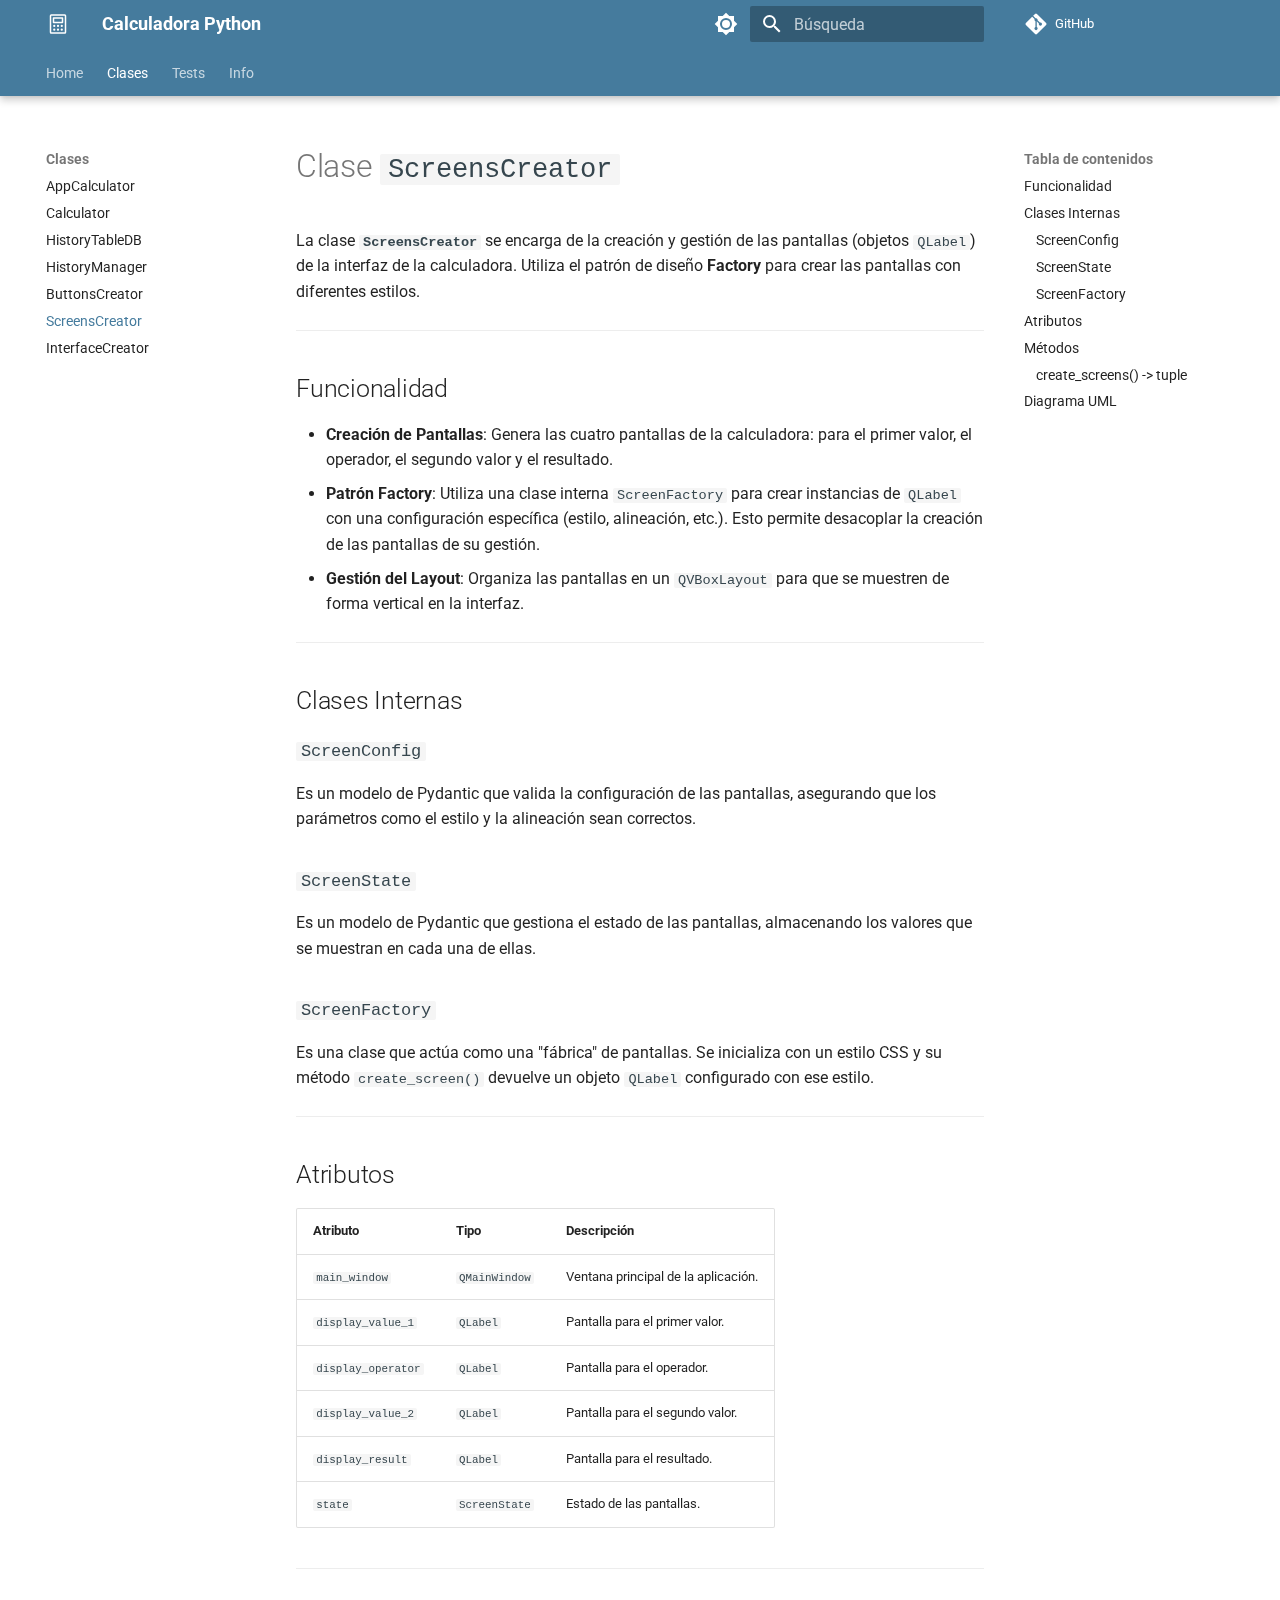
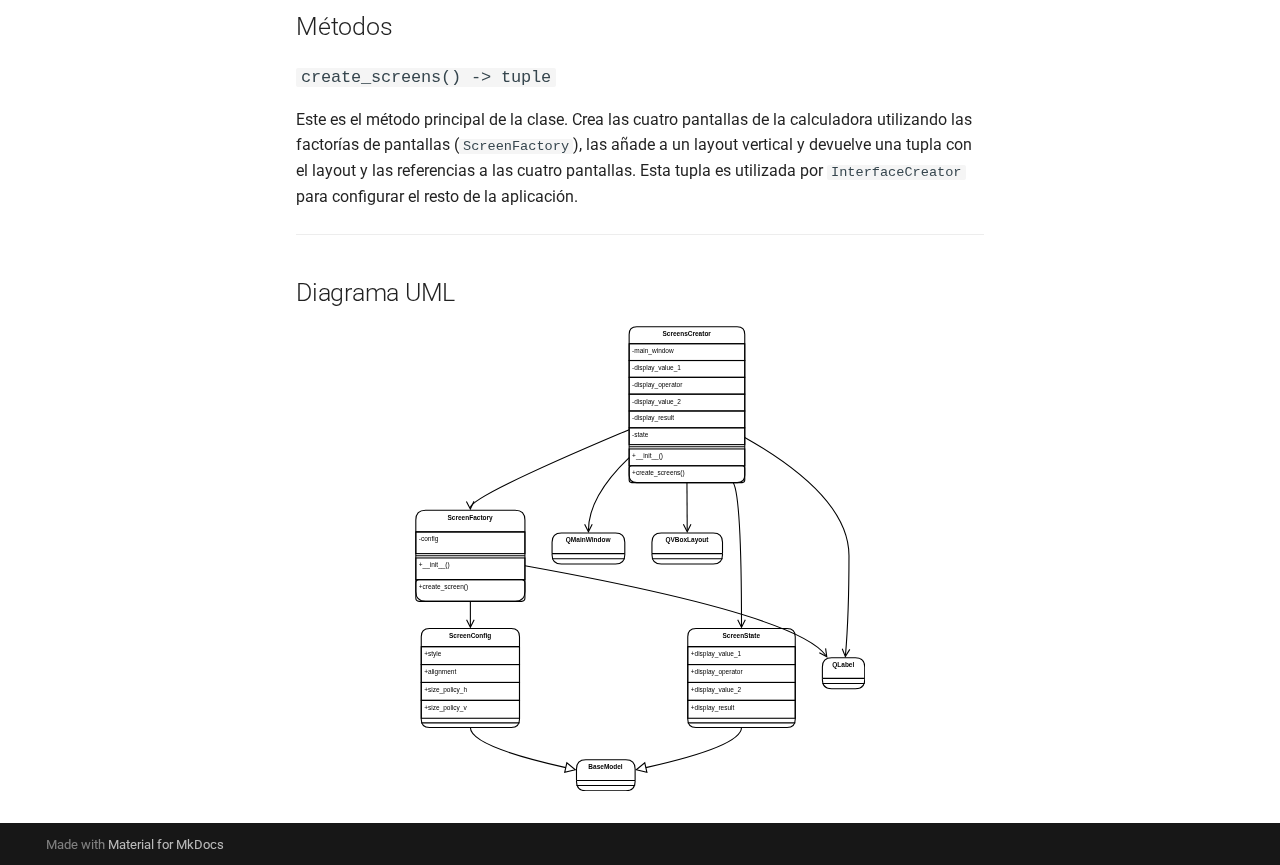
<file: clases/ScreensCreator_doc/index.html>
<!doctype html>
<html lang="es" class="no-js">
  <head>
    
      <meta charset="utf-8">
      <meta name="viewport" content="width=device-width,initial-scale=1">
      
      
      
        <link rel="canonical" href="https://mydomain.org/mysite/clases/ScreensCreator_doc/">
      
      
        <link rel="prev" href="../ButtonsCreator_doc/">
      
      
        <link rel="next" href="../InterfaceCreator_doc/">
      
      
      <link rel="icon" href="../../assets/images/favicon.png">
      <meta name="generator" content="mkdocs-1.6.1, mkdocs-material-9.6.14">
    
    
      
        <title>ScreensCreator - Calculadora Python</title>
      
    
    
      <link rel="stylesheet" href="../../assets/stylesheets/main.342714a4.min.css">
      
        
        <link rel="stylesheet" href="../../assets/stylesheets/palette.06af60db.min.css">
      
      


    
    
      
    
    
      
        
        
        <link rel="preconnect" href="https://fonts.gstatic.com" crossorigin>
        <link rel="stylesheet" href="https://fonts.googleapis.com/css?family=Roboto:300,300i,400,400i,700,700i%7CJetBrainsMono+Nerd+Font:400,400i,700,700i&display=fallback">
        <style>:root{--md-text-font:"Roboto";--md-code-font:"JetBrainsMono Nerd Font"}</style>
      
    
    
      <link rel="stylesheet" href="../../stylesheets/extra.css">
    
    <script>__md_scope=new URL("../..",location),__md_hash=e=>[...e].reduce(((e,_)=>(e<<5)-e+_.charCodeAt(0)),0),__md_get=(e,_=localStorage,t=__md_scope)=>JSON.parse(_.getItem(t.pathname+"."+e)),__md_set=(e,_,t=localStorage,a=__md_scope)=>{try{t.setItem(a.pathname+"."+e,JSON.stringify(_))}catch(e){}}</script>
    
      

    
    
    
  </head>
  
  
    
    
      
    
    
    
    
    <body dir="ltr" data-md-color-scheme="default" data-md-color-primary="custom" data-md-color-accent="indigo">
  
    
    <input class="md-toggle" data-md-toggle="drawer" type="checkbox" id="__drawer" autocomplete="off">
    <input class="md-toggle" data-md-toggle="search" type="checkbox" id="__search" autocomplete="off">
    <label class="md-overlay" for="__drawer"></label>
    <div data-md-component="skip">
      
        
        <a href="#clase-screenscreator" class="md-skip">
          Saltar a contenido
        </a>
      
    </div>
    <div data-md-component="announce">
      
    </div>
    
    
      

  

<header class="md-header md-header--shadow md-header--lifted" data-md-component="header">
  <nav class="md-header__inner md-grid" aria-label="Cabecera">
    <a href="../.." title="Calculadora Python" class="md-header__button md-logo" aria-label="Calculadora Python" data-md-component="logo">
      
  <img src="../../calculator.svg" alt="logo">

    </a>
    <label class="md-header__button md-icon" for="__drawer">
      
      <svg xmlns="http://www.w3.org/2000/svg" viewBox="0 0 24 24"><path d="M3 6h18v2H3zm0 5h18v2H3zm0 5h18v2H3z"/></svg>
    </label>
    <div class="md-header__title" data-md-component="header-title">
      <div class="md-header__ellipsis">
        <div class="md-header__topic">
          <span class="md-ellipsis">
            Calculadora Python
          </span>
        </div>
        <div class="md-header__topic" data-md-component="header-topic">
          <span class="md-ellipsis">
            
              ScreensCreator
            
          </span>
        </div>
      </div>
    </div>
    
      
        <form class="md-header__option" data-md-component="palette">
  
    
    
    
    <input class="md-option" data-md-color-media="" data-md-color-scheme="default" data-md-color-primary="custom" data-md-color-accent="indigo"  aria-label="Switch to dark mode"  type="radio" name="__palette" id="__palette_0">
    
      <label class="md-header__button md-icon" title="Switch to dark mode" for="__palette_1" hidden>
        <svg xmlns="http://www.w3.org/2000/svg" viewBox="0 0 24 24"><path d="M12 8a4 4 0 0 0-4 4 4 4 0 0 0 4 4 4 4 0 0 0 4-4 4 4 0 0 0-4-4m0 10a6 6 0 0 1-6-6 6 6 0 0 1 6-6 6 6 0 0 1 6 6 6 6 0 0 1-6 6m8-9.31V4h-4.69L12 .69 8.69 4H4v4.69L.69 12 4 15.31V20h4.69L12 23.31 15.31 20H20v-4.69L23.31 12z"/></svg>
      </label>
    
  
    
    
    
    <input class="md-option" data-md-color-media="" data-md-color-scheme="slate" data-md-color-primary="custom" data-md-color-accent="indigo"  aria-label="Switch to light mode"  type="radio" name="__palette" id="__palette_1">
    
      <label class="md-header__button md-icon" title="Switch to light mode" for="__palette_0" hidden>
        <svg xmlns="http://www.w3.org/2000/svg" viewBox="0 0 24 24"><path d="M12 18c-.89 0-1.74-.2-2.5-.55C11.56 16.5 13 14.42 13 12s-1.44-4.5-3.5-5.45C10.26 6.2 11.11 6 12 6a6 6 0 0 1 6 6 6 6 0 0 1-6 6m8-9.31V4h-4.69L12 .69 8.69 4H4v4.69L.69 12 4 15.31V20h4.69L12 23.31 15.31 20H20v-4.69L23.31 12z"/></svg>
      </label>
    
  
</form>
      
    
    
      <script>var palette=__md_get("__palette");if(palette&&palette.color){if("(prefers-color-scheme)"===palette.color.media){var media=matchMedia("(prefers-color-scheme: light)"),input=document.querySelector(media.matches?"[data-md-color-media='(prefers-color-scheme: light)']":"[data-md-color-media='(prefers-color-scheme: dark)']");palette.color.media=input.getAttribute("data-md-color-media"),palette.color.scheme=input.getAttribute("data-md-color-scheme"),palette.color.primary=input.getAttribute("data-md-color-primary"),palette.color.accent=input.getAttribute("data-md-color-accent")}for(var[key,value]of Object.entries(palette.color))document.body.setAttribute("data-md-color-"+key,value)}</script>
    
    
    
      
      
        <label class="md-header__button md-icon" for="__search">
          
          <svg xmlns="http://www.w3.org/2000/svg" viewBox="0 0 24 24"><path d="M9.5 3A6.5 6.5 0 0 1 16 9.5c0 1.61-.59 3.09-1.56 4.23l.27.27h.79l5 5-1.5 1.5-5-5v-.79l-.27-.27A6.52 6.52 0 0 1 9.5 16 6.5 6.5 0 0 1 3 9.5 6.5 6.5 0 0 1 9.5 3m0 2C7 5 5 7 5 9.5S7 14 9.5 14 14 12 14 9.5 12 5 9.5 5"/></svg>
        </label>
        <div class="md-search" data-md-component="search" role="dialog">
  <label class="md-search__overlay" for="__search"></label>
  <div class="md-search__inner" role="search">
    <form class="md-search__form" name="search">
      <input type="text" class="md-search__input" name="query" aria-label="Búsqueda" placeholder="Búsqueda" autocapitalize="off" autocorrect="off" autocomplete="off" spellcheck="false" data-md-component="search-query" required>
      <label class="md-search__icon md-icon" for="__search">
        
        <svg xmlns="http://www.w3.org/2000/svg" viewBox="0 0 24 24"><path d="M9.5 3A6.5 6.5 0 0 1 16 9.5c0 1.61-.59 3.09-1.56 4.23l.27.27h.79l5 5-1.5 1.5-5-5v-.79l-.27-.27A6.52 6.52 0 0 1 9.5 16 6.5 6.5 0 0 1 3 9.5 6.5 6.5 0 0 1 9.5 3m0 2C7 5 5 7 5 9.5S7 14 9.5 14 14 12 14 9.5 12 5 9.5 5"/></svg>
        
        <svg xmlns="http://www.w3.org/2000/svg" viewBox="0 0 24 24"><path d="M20 11v2H8l5.5 5.5-1.42 1.42L4.16 12l7.92-7.92L13.5 5.5 8 11z"/></svg>
      </label>
      <nav class="md-search__options" aria-label="Buscar">
        
        <button type="reset" class="md-search__icon md-icon" title="Limpiar" aria-label="Limpiar" tabindex="-1">
          
          <svg xmlns="http://www.w3.org/2000/svg" viewBox="0 0 24 24"><path d="M19 6.41 17.59 5 12 10.59 6.41 5 5 6.41 10.59 12 5 17.59 6.41 19 12 13.41 17.59 19 19 17.59 13.41 12z"/></svg>
        </button>
      </nav>
      
        <div class="md-search__suggest" data-md-component="search-suggest"></div>
      
    </form>
    <div class="md-search__output">
      <div class="md-search__scrollwrap" tabindex="0" data-md-scrollfix>
        <div class="md-search-result" data-md-component="search-result">
          <div class="md-search-result__meta">
            Inicializando búsqueda
          </div>
          <ol class="md-search-result__list" role="presentation"></ol>
        </div>
      </div>
    </div>
  </div>
</div>
      
    
    
      <div class="md-header__source">
        <a href="https://github.com/Gustavo9481/Calculadora_Python" title="Ir al repositorio" class="md-source" data-md-component="source">
  <div class="md-source__icon md-icon">
    
    <svg xmlns="http://www.w3.org/2000/svg" viewBox="0 0 448 512"><!--! Font Awesome Free 6.7.2 by @fontawesome - https://fontawesome.com License - https://fontawesome.com/license/free (Icons: CC BY 4.0, Fonts: SIL OFL 1.1, Code: MIT License) Copyright 2024 Fonticons, Inc.--><path d="M439.55 236.05 244 40.45a28.87 28.87 0 0 0-40.81 0l-40.66 40.63 51.52 51.52c27.06-9.14 52.68 16.77 43.39 43.68l49.66 49.66c34.23-11.8 61.18 31 35.47 56.69-26.49 26.49-70.21-2.87-56-37.34L240.22 199v121.85c25.3 12.54 22.26 41.85 9.08 55a34.34 34.34 0 0 1-48.55 0c-17.57-17.6-11.07-46.91 11.25-56v-123c-20.8-8.51-24.6-30.74-18.64-45L142.57 101 8.45 235.14a28.86 28.86 0 0 0 0 40.81l195.61 195.6a28.86 28.86 0 0 0 40.8 0l194.69-194.69a28.86 28.86 0 0 0 0-40.81"/></svg>
  </div>
  <div class="md-source__repository">
    GitHub
  </div>
</a>
      </div>
    
  </nav>
  
    
      
<nav class="md-tabs" aria-label="Pestañas" data-md-component="tabs">
  <div class="md-grid">
    <ul class="md-tabs__list">
      
        
  
  
  
  
    <li class="md-tabs__item">
      <a href="../.." class="md-tabs__link">
        
  
  
    
  
  Home

      </a>
    </li>
  

      
        
  
  
  
    
  
  
    
    
      <li class="md-tabs__item md-tabs__item--active">
        <a href="../AppCalculator_doc/" class="md-tabs__link">
          
  
  
  Clases

        </a>
      </li>
    
  

      
        
  
  
  
  
    
    
      <li class="md-tabs__item">
        <a href="../../tests/test_Calculator_doc/" class="md-tabs__link">
          
  
  
  Tests

        </a>
      </li>
    
  

      
        
  
  
  
  
    <li class="md-tabs__item">
      <a href="../../license/" class="md-tabs__link">
        
  
  
    
  
  Info

      </a>
    </li>
  

      
    </ul>
  </div>
</nav>
    
  
</header>
    
    <div class="md-container" data-md-component="container">
      
      
        
      
      <main class="md-main" data-md-component="main">
        <div class="md-main__inner md-grid">
          
            
              
              <div class="md-sidebar md-sidebar--primary" data-md-component="sidebar" data-md-type="navigation" >
                <div class="md-sidebar__scrollwrap">
                  <div class="md-sidebar__inner">
                    


  


<nav class="md-nav md-nav--primary md-nav--lifted" aria-label="Navegación" data-md-level="0">
  <label class="md-nav__title" for="__drawer">
    <a href="../.." title="Calculadora Python" class="md-nav__button md-logo" aria-label="Calculadora Python" data-md-component="logo">
      
  <img src="../../calculator.svg" alt="logo">

    </a>
    Calculadora Python
  </label>
  
    <div class="md-nav__source">
      <a href="https://github.com/Gustavo9481/Calculadora_Python" title="Ir al repositorio" class="md-source" data-md-component="source">
  <div class="md-source__icon md-icon">
    
    <svg xmlns="http://www.w3.org/2000/svg" viewBox="0 0 448 512"><!--! Font Awesome Free 6.7.2 by @fontawesome - https://fontawesome.com License - https://fontawesome.com/license/free (Icons: CC BY 4.0, Fonts: SIL OFL 1.1, Code: MIT License) Copyright 2024 Fonticons, Inc.--><path d="M439.55 236.05 244 40.45a28.87 28.87 0 0 0-40.81 0l-40.66 40.63 51.52 51.52c27.06-9.14 52.68 16.77 43.39 43.68l49.66 49.66c34.23-11.8 61.18 31 35.47 56.69-26.49 26.49-70.21-2.87-56-37.34L240.22 199v121.85c25.3 12.54 22.26 41.85 9.08 55a34.34 34.34 0 0 1-48.55 0c-17.57-17.6-11.07-46.91 11.25-56v-123c-20.8-8.51-24.6-30.74-18.64-45L142.57 101 8.45 235.14a28.86 28.86 0 0 0 0 40.81l195.61 195.6a28.86 28.86 0 0 0 40.8 0l194.69-194.69a28.86 28.86 0 0 0 0-40.81"/></svg>
  </div>
  <div class="md-source__repository">
    GitHub
  </div>
</a>
    </div>
  
  <ul class="md-nav__list" data-md-scrollfix>
    
      
      
  
  
  
  
    <li class="md-nav__item">
      <a href="../.." class="md-nav__link">
        
  
  
  <span class="md-ellipsis">
    Home
    
  </span>
  

      </a>
    </li>
  

    
      
      
  
  
    
  
  
  
    
    
    
    
      
        
        
      
      
        
      
    
    
    <li class="md-nav__item md-nav__item--active md-nav__item--section md-nav__item--nested">
      
        
        
        <input class="md-nav__toggle md-toggle " type="checkbox" id="__nav_2" checked>
        
          
          <label class="md-nav__link" for="__nav_2" id="__nav_2_label" tabindex="">
            
  
  
  <span class="md-ellipsis">
    Clases
    
  </span>
  

            <span class="md-nav__icon md-icon"></span>
          </label>
        
        <nav class="md-nav" data-md-level="1" aria-labelledby="__nav_2_label" aria-expanded="true">
          <label class="md-nav__title" for="__nav_2">
            <span class="md-nav__icon md-icon"></span>
            Clases
          </label>
          <ul class="md-nav__list" data-md-scrollfix>
            
              
                
  
  
  
  
    <li class="md-nav__item">
      <a href="../AppCalculator_doc/" class="md-nav__link">
        
  
  
  <span class="md-ellipsis">
    AppCalculator
    
  </span>
  

      </a>
    </li>
  

              
            
              
                
  
  
  
  
    <li class="md-nav__item">
      <a href="../Calculator_doc/" class="md-nav__link">
        
  
  
  <span class="md-ellipsis">
    Calculator
    
  </span>
  

      </a>
    </li>
  

              
            
              
                
  
  
  
  
    <li class="md-nav__item">
      <a href="../HistoryTableDB_doc/" class="md-nav__link">
        
  
  
  <span class="md-ellipsis">
    HistoryTableDB
    
  </span>
  

      </a>
    </li>
  

              
            
              
                
  
  
  
  
    <li class="md-nav__item">
      <a href="../HistoryManager_doc/" class="md-nav__link">
        
  
  
  <span class="md-ellipsis">
    HistoryManager
    
  </span>
  

      </a>
    </li>
  

              
            
              
                
  
  
  
  
    <li class="md-nav__item">
      <a href="../ButtonsCreator_doc/" class="md-nav__link">
        
  
  
  <span class="md-ellipsis">
    ButtonsCreator
    
  </span>
  

      </a>
    </li>
  

              
            
              
                
  
  
    
  
  
  
    <li class="md-nav__item md-nav__item--active">
      
      <input class="md-nav__toggle md-toggle" type="checkbox" id="__toc">
      
      
        
      
      
        <label class="md-nav__link md-nav__link--active" for="__toc">
          
  
  
  <span class="md-ellipsis">
    ScreensCreator
    
  </span>
  

          <span class="md-nav__icon md-icon"></span>
        </label>
      
      <a href="./" class="md-nav__link md-nav__link--active">
        
  
  
  <span class="md-ellipsis">
    ScreensCreator
    
  </span>
  

      </a>
      
        

<nav class="md-nav md-nav--secondary" aria-label="Tabla de contenidos">
  
  
  
    
  
  
    <label class="md-nav__title" for="__toc">
      <span class="md-nav__icon md-icon"></span>
      Tabla de contenidos
    </label>
    <ul class="md-nav__list" data-md-component="toc" data-md-scrollfix>
      
        <li class="md-nav__item">
  <a href="#funcionalidad" class="md-nav__link">
    <span class="md-ellipsis">
      Funcionalidad
    </span>
  </a>
  
</li>
      
        <li class="md-nav__item">
  <a href="#clases-internas" class="md-nav__link">
    <span class="md-ellipsis">
      Clases Internas
    </span>
  </a>
  
    <nav class="md-nav" aria-label="Clases Internas">
      <ul class="md-nav__list">
        
          <li class="md-nav__item">
  <a href="#screenconfig" class="md-nav__link">
    <span class="md-ellipsis">
      ScreenConfig
    </span>
  </a>
  
</li>
        
          <li class="md-nav__item">
  <a href="#screenstate" class="md-nav__link">
    <span class="md-ellipsis">
      ScreenState
    </span>
  </a>
  
</li>
        
          <li class="md-nav__item">
  <a href="#screenfactory" class="md-nav__link">
    <span class="md-ellipsis">
      ScreenFactory
    </span>
  </a>
  
</li>
        
      </ul>
    </nav>
  
</li>
      
        <li class="md-nav__item">
  <a href="#atributos" class="md-nav__link">
    <span class="md-ellipsis">
      Atributos
    </span>
  </a>
  
</li>
      
        <li class="md-nav__item">
  <a href="#metodos" class="md-nav__link">
    <span class="md-ellipsis">
      Métodos
    </span>
  </a>
  
    <nav class="md-nav" aria-label="Métodos">
      <ul class="md-nav__list">
        
          <li class="md-nav__item">
  <a href="#create_screens-tuple" class="md-nav__link">
    <span class="md-ellipsis">
      create_screens() -&gt; tuple
    </span>
  </a>
  
</li>
        
      </ul>
    </nav>
  
</li>
      
        <li class="md-nav__item">
  <a href="#diagrama-uml" class="md-nav__link">
    <span class="md-ellipsis">
      Diagrama UML
    </span>
  </a>
  
</li>
      
    </ul>
  
</nav>
      
    </li>
  

              
            
              
                
  
  
  
  
    <li class="md-nav__item">
      <a href="../InterfaceCreator_doc/" class="md-nav__link">
        
  
  
  <span class="md-ellipsis">
    InterfaceCreator
    
  </span>
  

      </a>
    </li>
  

              
            
          </ul>
        </nav>
      
    </li>
  

    
      
      
  
  
  
  
    
    
    
    
      
      
        
      
    
    
    <li class="md-nav__item md-nav__item--nested">
      
        
        
          
        
        <input class="md-nav__toggle md-toggle md-toggle--indeterminate" type="checkbox" id="__nav_3" >
        
          
          <label class="md-nav__link" for="__nav_3" id="__nav_3_label" tabindex="0">
            
  
  
  <span class="md-ellipsis">
    Tests
    
  </span>
  

            <span class="md-nav__icon md-icon"></span>
          </label>
        
        <nav class="md-nav" data-md-level="1" aria-labelledby="__nav_3_label" aria-expanded="false">
          <label class="md-nav__title" for="__nav_3">
            <span class="md-nav__icon md-icon"></span>
            Tests
          </label>
          <ul class="md-nav__list" data-md-scrollfix>
            
              
                
  
  
  
  
    <li class="md-nav__item">
      <a href="../../tests/test_Calculator_doc/" class="md-nav__link">
        
  
  
  <span class="md-ellipsis">
    TestCalculator
    
  </span>
  

      </a>
    </li>
  

              
            
              
                
  
  
  
  
    <li class="md-nav__item">
      <a href="../../tests/test_ButtonsCreator_doc/" class="md-nav__link">
        
  
  
  <span class="md-ellipsis">
    MockDisplay
    
  </span>
  

      </a>
    </li>
  

              
            
              
                
  
  
  
  
    <li class="md-nav__item">
      <a href="../../tests/test_HistoryManager_doc/" class="md-nav__link">
        
  
  
  <span class="md-ellipsis">
    TestHistoryManager
    
  </span>
  

      </a>
    </li>
  

              
            
          </ul>
        </nav>
      
    </li>
  

    
      
      
  
  
  
  
    <li class="md-nav__item">
      <a href="../../license/" class="md-nav__link">
        
  
  
  <span class="md-ellipsis">
    Info
    
  </span>
  

      </a>
    </li>
  

    
  </ul>
</nav>
                  </div>
                </div>
              </div>
            
            
              
              <div class="md-sidebar md-sidebar--secondary" data-md-component="sidebar" data-md-type="toc" >
                <div class="md-sidebar__scrollwrap">
                  <div class="md-sidebar__inner">
                    

<nav class="md-nav md-nav--secondary" aria-label="Tabla de contenidos">
  
  
  
    
  
  
    <label class="md-nav__title" for="__toc">
      <span class="md-nav__icon md-icon"></span>
      Tabla de contenidos
    </label>
    <ul class="md-nav__list" data-md-component="toc" data-md-scrollfix>
      
        <li class="md-nav__item">
  <a href="#funcionalidad" class="md-nav__link">
    <span class="md-ellipsis">
      Funcionalidad
    </span>
  </a>
  
</li>
      
        <li class="md-nav__item">
  <a href="#clases-internas" class="md-nav__link">
    <span class="md-ellipsis">
      Clases Internas
    </span>
  </a>
  
    <nav class="md-nav" aria-label="Clases Internas">
      <ul class="md-nav__list">
        
          <li class="md-nav__item">
  <a href="#screenconfig" class="md-nav__link">
    <span class="md-ellipsis">
      ScreenConfig
    </span>
  </a>
  
</li>
        
          <li class="md-nav__item">
  <a href="#screenstate" class="md-nav__link">
    <span class="md-ellipsis">
      ScreenState
    </span>
  </a>
  
</li>
        
          <li class="md-nav__item">
  <a href="#screenfactory" class="md-nav__link">
    <span class="md-ellipsis">
      ScreenFactory
    </span>
  </a>
  
</li>
        
      </ul>
    </nav>
  
</li>
      
        <li class="md-nav__item">
  <a href="#atributos" class="md-nav__link">
    <span class="md-ellipsis">
      Atributos
    </span>
  </a>
  
</li>
      
        <li class="md-nav__item">
  <a href="#metodos" class="md-nav__link">
    <span class="md-ellipsis">
      Métodos
    </span>
  </a>
  
    <nav class="md-nav" aria-label="Métodos">
      <ul class="md-nav__list">
        
          <li class="md-nav__item">
  <a href="#create_screens-tuple" class="md-nav__link">
    <span class="md-ellipsis">
      create_screens() -&gt; tuple
    </span>
  </a>
  
</li>
        
      </ul>
    </nav>
  
</li>
      
        <li class="md-nav__item">
  <a href="#diagrama-uml" class="md-nav__link">
    <span class="md-ellipsis">
      Diagrama UML
    </span>
  </a>
  
</li>
      
    </ul>
  
</nav>
                  </div>
                </div>
              </div>
            
          
          
            <div class="md-content" data-md-component="content">
              <article class="md-content__inner md-typeset">
                
                  


  
  


<h1 id="clase-screenscreator">Clase <code>ScreensCreator</code></h1>
<p>La clase <strong><code>ScreensCreator</code></strong> se encarga de la creación y gestión de las pantallas (objetos <code>QLabel</code>) de la interfaz de la calculadora. Utiliza el patrón de diseño <strong>Factory</strong> para crear las pantallas con diferentes estilos.</p>
<hr />
<h2 id="funcionalidad">Funcionalidad</h2>
<ul>
<li><strong>Creación de Pantallas</strong>: Genera las cuatro pantallas de la calculadora: para el primer valor, el operador, el segundo valor y el resultado.</li>
<li><strong>Patrón Factory</strong>: Utiliza una clase interna <code>ScreenFactory</code> para crear instancias de <code>QLabel</code> con una configuración específica (estilo, alineación, etc.). Esto permite desacoplar la creación de las pantallas de su gestión.</li>
<li><strong>Gestión del Layout</strong>: Organiza las pantallas en un <code>QVBoxLayout</code> para que se muestren de forma vertical en la interfaz.</li>
</ul>
<hr />
<h2 id="clases-internas">Clases Internas</h2>
<h3 id="screenconfig"><code>ScreenConfig</code></h3>
<p>Es un modelo de Pydantic que valida la configuración de las pantallas, asegurando que los parámetros como el estilo y la alineación sean correctos.</p>
<h3 id="screenstate"><code>ScreenState</code></h3>
<p>Es un modelo de Pydantic que gestiona el estado de las pantallas, almacenando los valores que se muestran en cada una de ellas.</p>
<h3 id="screenfactory"><code>ScreenFactory</code></h3>
<p>Es una clase que actúa como una "fábrica" de pantallas. Se inicializa con un estilo CSS y su método <code>create_screen()</code> devuelve un objeto <code>QLabel</code> configurado con ese estilo.</p>
<hr />
<h2 id="atributos">Atributos</h2>
<table>
<thead>
<tr>
<th>Atributo</th>
<th>Tipo</th>
<th>Descripción</th>
</tr>
</thead>
<tbody>
<tr>
<td><code>main_window</code></td>
<td><code>QMainWindow</code></td>
<td>Ventana principal de la aplicación.</td>
</tr>
<tr>
<td><code>display_value_1</code></td>
<td><code>QLabel</code></td>
<td>Pantalla para el primer valor.</td>
</tr>
<tr>
<td><code>display_operator</code></td>
<td><code>QLabel</code></td>
<td>Pantalla para el operador.</td>
</tr>
<tr>
<td><code>display_value_2</code></td>
<td><code>QLabel</code></td>
<td>Pantalla para el segundo valor.</td>
</tr>
<tr>
<td><code>display_result</code></td>
<td><code>QLabel</code></td>
<td>Pantalla para el resultado.</td>
</tr>
<tr>
<td><code>state</code></td>
<td><code>ScreenState</code></td>
<td>Estado de las pantallas.</td>
</tr>
</tbody>
</table>
<hr />
<h2 id="metodos">Métodos</h2>
<h3 id="create_screens-tuple"><code>create_screens() -&gt; tuple</code></h3>
<p>Este es el método principal de la clase. Crea las cuatro pantallas de la calculadora utilizando las factorías de pantallas (<code>ScreenFactory</code>), las añade a un layout vertical y devuelve una tupla con el layout y las referencias a las cuatro pantallas. Esta tupla es utilizada por <code>InterfaceCreator</code> para configurar el resto de la aplicación.</p>
<hr />
<h2 id="diagrama-uml">Diagrama UML</h2>
<p align="center">
    <img src="../clases_uml/uml_screen_creator.svg" alt="Diagrama UML
        ScreensCreator" width="450"/>
</p>












                
              </article>
            </div>
          
          
<script>var target=document.getElementById(location.hash.slice(1));target&&target.name&&(target.checked=target.name.startsWith("__tabbed_"))</script>
        </div>
        
          <button type="button" class="md-top md-icon" data-md-component="top" hidden>
  
  <svg xmlns="http://www.w3.org/2000/svg" viewBox="0 0 24 24"><path d="M13 20h-2V8l-5.5 5.5-1.42-1.42L12 4.16l7.92 7.92-1.42 1.42L13 8z"/></svg>
  Volver al principio
</button>
        
      </main>
      
        <footer class="md-footer">
  
  <div class="md-footer-meta md-typeset">
    <div class="md-footer-meta__inner md-grid">
      <div class="md-copyright">
  
  
    Made with
    <a href="https://squidfunk.github.io/mkdocs-material/" target="_blank" rel="noopener">
      Material for MkDocs
    </a>
  
</div>
      
    </div>
  </div>
</footer>
      
    </div>
    <div class="md-dialog" data-md-component="dialog">
      <div class="md-dialog__inner md-typeset"></div>
    </div>
    
      <div class="md-progress" data-md-component="progress" role="progressbar"></div>
    
    
    
      
      <script id="__config" type="application/json">{"base": "../..", "features": ["navigation.instant", "navigation.instant.progress", "navigation.instant.preview", "navigation.tracking", "navigation.tabs", "navigation.tabs.sticky", "navigation.sections", "navigation.expand", "navigation.top", "search.suggest", "content.code.copy"], "search": "../../assets/javascripts/workers/search.d50fe291.min.js", "tags": null, "translations": {"clipboard.copied": "Copiado al portapapeles", "clipboard.copy": "Copiar al portapapeles", "search.result.more.one": "1 m\u00e1s en esta p\u00e1gina", "search.result.more.other": "# m\u00e1s en esta p\u00e1gina", "search.result.none": "No se encontraron documentos", "search.result.one": "1 documento encontrado", "search.result.other": "# documentos encontrados", "search.result.placeholder": "Teclee para comenzar b\u00fasqueda", "search.result.term.missing": "Falta", "select.version": "Seleccionar versi\u00f3n"}, "version": null}</script>
    
    
      <script src="../../assets/javascripts/bundle.13a4f30d.min.js"></script>
      
    
  </body>
</html>
</file>
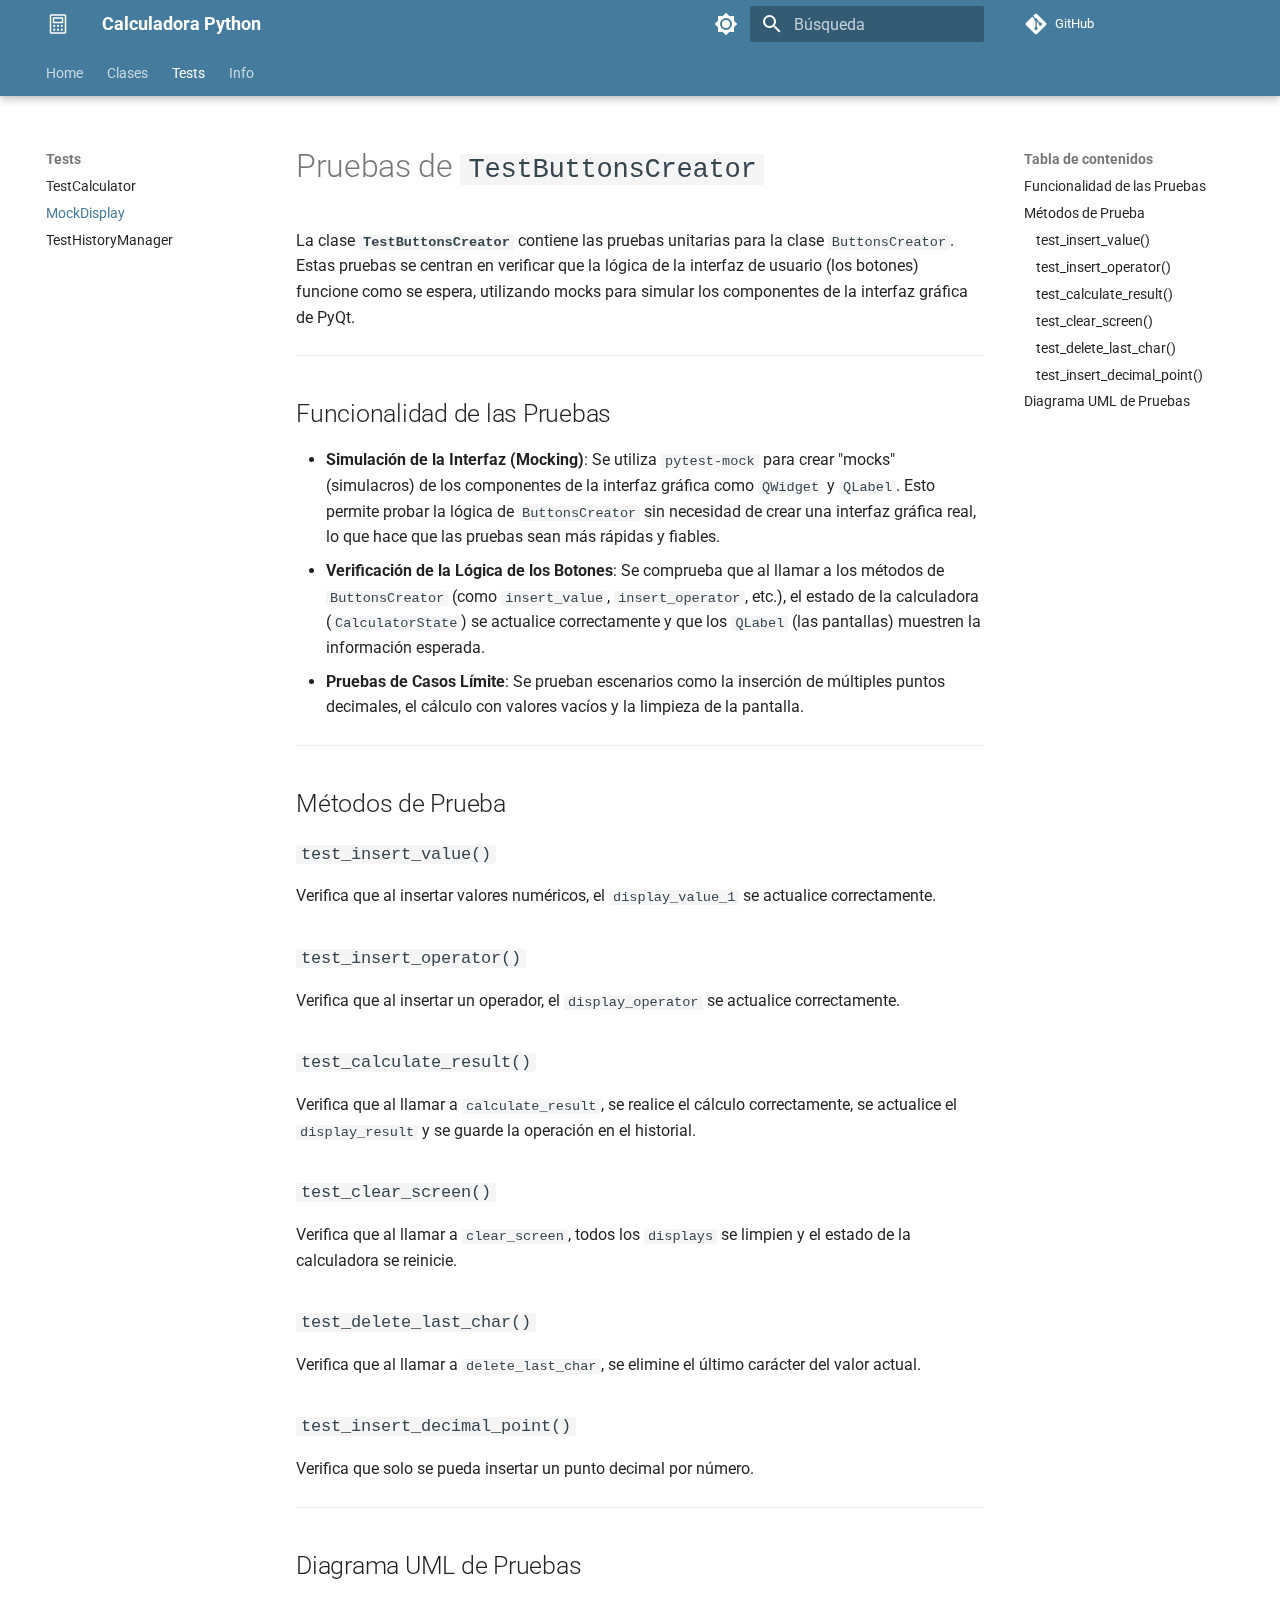
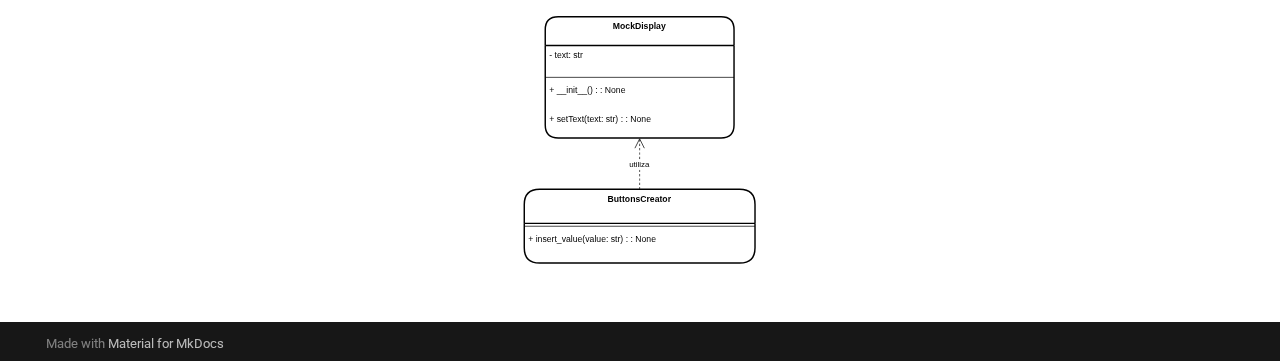
<file: tests/test_ButtonsCreator_doc/index.html>
<!doctype html>
<html lang="es" class="no-js">
  <head>
    
      <meta charset="utf-8">
      <meta name="viewport" content="width=device-width,initial-scale=1">
      
      
      
        <link rel="canonical" href="https://mydomain.org/mysite/tests/test_ButtonsCreator_doc/">
      
      
        <link rel="prev" href="../test_Calculator_doc/">
      
      
        <link rel="next" href="../test_HistoryManager_doc/">
      
      
      <link rel="icon" href="../../assets/images/favicon.png">
      <meta name="generator" content="mkdocs-1.6.1, mkdocs-material-9.6.14">
    
    
      
        <title>MockDisplay - Calculadora Python</title>
      
    
    
      <link rel="stylesheet" href="../../assets/stylesheets/main.342714a4.min.css">
      
        
        <link rel="stylesheet" href="../../assets/stylesheets/palette.06af60db.min.css">
      
      


    
    
      
    
    
      
        
        
        <link rel="preconnect" href="https://fonts.gstatic.com" crossorigin>
        <link rel="stylesheet" href="https://fonts.googleapis.com/css?family=Roboto:300,300i,400,400i,700,700i%7CJetBrainsMono+Nerd+Font:400,400i,700,700i&display=fallback">
        <style>:root{--md-text-font:"Roboto";--md-code-font:"JetBrainsMono Nerd Font"}</style>
      
    
    
      <link rel="stylesheet" href="../../stylesheets/extra.css">
    
    <script>__md_scope=new URL("../..",location),__md_hash=e=>[...e].reduce(((e,_)=>(e<<5)-e+_.charCodeAt(0)),0),__md_get=(e,_=localStorage,t=__md_scope)=>JSON.parse(_.getItem(t.pathname+"."+e)),__md_set=(e,_,t=localStorage,a=__md_scope)=>{try{t.setItem(a.pathname+"."+e,JSON.stringify(_))}catch(e){}}</script>
    
      

    
    
    
  </head>
  
  
    
    
      
    
    
    
    
    <body dir="ltr" data-md-color-scheme="default" data-md-color-primary="custom" data-md-color-accent="indigo">
  
    
    <input class="md-toggle" data-md-toggle="drawer" type="checkbox" id="__drawer" autocomplete="off">
    <input class="md-toggle" data-md-toggle="search" type="checkbox" id="__search" autocomplete="off">
    <label class="md-overlay" for="__drawer"></label>
    <div data-md-component="skip">
      
        
        <a href="#pruebas-de-testbuttonscreator" class="md-skip">
          Saltar a contenido
        </a>
      
    </div>
    <div data-md-component="announce">
      
    </div>
    
    
      

  

<header class="md-header md-header--shadow md-header--lifted" data-md-component="header">
  <nav class="md-header__inner md-grid" aria-label="Cabecera">
    <a href="../.." title="Calculadora Python" class="md-header__button md-logo" aria-label="Calculadora Python" data-md-component="logo">
      
  <img src="../../calculator.svg" alt="logo">

    </a>
    <label class="md-header__button md-icon" for="__drawer">
      
      <svg xmlns="http://www.w3.org/2000/svg" viewBox="0 0 24 24"><path d="M3 6h18v2H3zm0 5h18v2H3zm0 5h18v2H3z"/></svg>
    </label>
    <div class="md-header__title" data-md-component="header-title">
      <div class="md-header__ellipsis">
        <div class="md-header__topic">
          <span class="md-ellipsis">
            Calculadora Python
          </span>
        </div>
        <div class="md-header__topic" data-md-component="header-topic">
          <span class="md-ellipsis">
            
              MockDisplay
            
          </span>
        </div>
      </div>
    </div>
    
      
        <form class="md-header__option" data-md-component="palette">
  
    
    
    
    <input class="md-option" data-md-color-media="" data-md-color-scheme="default" data-md-color-primary="custom" data-md-color-accent="indigo"  aria-label="Switch to dark mode"  type="radio" name="__palette" id="__palette_0">
    
      <label class="md-header__button md-icon" title="Switch to dark mode" for="__palette_1" hidden>
        <svg xmlns="http://www.w3.org/2000/svg" viewBox="0 0 24 24"><path d="M12 8a4 4 0 0 0-4 4 4 4 0 0 0 4 4 4 4 0 0 0 4-4 4 4 0 0 0-4-4m0 10a6 6 0 0 1-6-6 6 6 0 0 1 6-6 6 6 0 0 1 6 6 6 6 0 0 1-6 6m8-9.31V4h-4.69L12 .69 8.69 4H4v4.69L.69 12 4 15.31V20h4.69L12 23.31 15.31 20H20v-4.69L23.31 12z"/></svg>
      </label>
    
  
    
    
    
    <input class="md-option" data-md-color-media="" data-md-color-scheme="slate" data-md-color-primary="custom" data-md-color-accent="indigo"  aria-label="Switch to light mode"  type="radio" name="__palette" id="__palette_1">
    
      <label class="md-header__button md-icon" title="Switch to light mode" for="__palette_0" hidden>
        <svg xmlns="http://www.w3.org/2000/svg" viewBox="0 0 24 24"><path d="M12 18c-.89 0-1.74-.2-2.5-.55C11.56 16.5 13 14.42 13 12s-1.44-4.5-3.5-5.45C10.26 6.2 11.11 6 12 6a6 6 0 0 1 6 6 6 6 0 0 1-6 6m8-9.31V4h-4.69L12 .69 8.69 4H4v4.69L.69 12 4 15.31V20h4.69L12 23.31 15.31 20H20v-4.69L23.31 12z"/></svg>
      </label>
    
  
</form>
      
    
    
      <script>var palette=__md_get("__palette");if(palette&&palette.color){if("(prefers-color-scheme)"===palette.color.media){var media=matchMedia("(prefers-color-scheme: light)"),input=document.querySelector(media.matches?"[data-md-color-media='(prefers-color-scheme: light)']":"[data-md-color-media='(prefers-color-scheme: dark)']");palette.color.media=input.getAttribute("data-md-color-media"),palette.color.scheme=input.getAttribute("data-md-color-scheme"),palette.color.primary=input.getAttribute("data-md-color-primary"),palette.color.accent=input.getAttribute("data-md-color-accent")}for(var[key,value]of Object.entries(palette.color))document.body.setAttribute("data-md-color-"+key,value)}</script>
    
    
    
      
      
        <label class="md-header__button md-icon" for="__search">
          
          <svg xmlns="http://www.w3.org/2000/svg" viewBox="0 0 24 24"><path d="M9.5 3A6.5 6.5 0 0 1 16 9.5c0 1.61-.59 3.09-1.56 4.23l.27.27h.79l5 5-1.5 1.5-5-5v-.79l-.27-.27A6.52 6.52 0 0 1 9.5 16 6.5 6.5 0 0 1 3 9.5 6.5 6.5 0 0 1 9.5 3m0 2C7 5 5 7 5 9.5S7 14 9.5 14 14 12 14 9.5 12 5 9.5 5"/></svg>
        </label>
        <div class="md-search" data-md-component="search" role="dialog">
  <label class="md-search__overlay" for="__search"></label>
  <div class="md-search__inner" role="search">
    <form class="md-search__form" name="search">
      <input type="text" class="md-search__input" name="query" aria-label="Búsqueda" placeholder="Búsqueda" autocapitalize="off" autocorrect="off" autocomplete="off" spellcheck="false" data-md-component="search-query" required>
      <label class="md-search__icon md-icon" for="__search">
        
        <svg xmlns="http://www.w3.org/2000/svg" viewBox="0 0 24 24"><path d="M9.5 3A6.5 6.5 0 0 1 16 9.5c0 1.61-.59 3.09-1.56 4.23l.27.27h.79l5 5-1.5 1.5-5-5v-.79l-.27-.27A6.52 6.52 0 0 1 9.5 16 6.5 6.5 0 0 1 3 9.5 6.5 6.5 0 0 1 9.5 3m0 2C7 5 5 7 5 9.5S7 14 9.5 14 14 12 14 9.5 12 5 9.5 5"/></svg>
        
        <svg xmlns="http://www.w3.org/2000/svg" viewBox="0 0 24 24"><path d="M20 11v2H8l5.5 5.5-1.42 1.42L4.16 12l7.92-7.92L13.5 5.5 8 11z"/></svg>
      </label>
      <nav class="md-search__options" aria-label="Buscar">
        
        <button type="reset" class="md-search__icon md-icon" title="Limpiar" aria-label="Limpiar" tabindex="-1">
          
          <svg xmlns="http://www.w3.org/2000/svg" viewBox="0 0 24 24"><path d="M19 6.41 17.59 5 12 10.59 6.41 5 5 6.41 10.59 12 5 17.59 6.41 19 12 13.41 17.59 19 19 17.59 13.41 12z"/></svg>
        </button>
      </nav>
      
        <div class="md-search__suggest" data-md-component="search-suggest"></div>
      
    </form>
    <div class="md-search__output">
      <div class="md-search__scrollwrap" tabindex="0" data-md-scrollfix>
        <div class="md-search-result" data-md-component="search-result">
          <div class="md-search-result__meta">
            Inicializando búsqueda
          </div>
          <ol class="md-search-result__list" role="presentation"></ol>
        </div>
      </div>
    </div>
  </div>
</div>
      
    
    
      <div class="md-header__source">
        <a href="https://github.com/Gustavo9481/Calculadora_Python" title="Ir al repositorio" class="md-source" data-md-component="source">
  <div class="md-source__icon md-icon">
    
    <svg xmlns="http://www.w3.org/2000/svg" viewBox="0 0 448 512"><!--! Font Awesome Free 6.7.2 by @fontawesome - https://fontawesome.com License - https://fontawesome.com/license/free (Icons: CC BY 4.0, Fonts: SIL OFL 1.1, Code: MIT License) Copyright 2024 Fonticons, Inc.--><path d="M439.55 236.05 244 40.45a28.87 28.87 0 0 0-40.81 0l-40.66 40.63 51.52 51.52c27.06-9.14 52.68 16.77 43.39 43.68l49.66 49.66c34.23-11.8 61.18 31 35.47 56.69-26.49 26.49-70.21-2.87-56-37.34L240.22 199v121.85c25.3 12.54 22.26 41.85 9.08 55a34.34 34.34 0 0 1-48.55 0c-17.57-17.6-11.07-46.91 11.25-56v-123c-20.8-8.51-24.6-30.74-18.64-45L142.57 101 8.45 235.14a28.86 28.86 0 0 0 0 40.81l195.61 195.6a28.86 28.86 0 0 0 40.8 0l194.69-194.69a28.86 28.86 0 0 0 0-40.81"/></svg>
  </div>
  <div class="md-source__repository">
    GitHub
  </div>
</a>
      </div>
    
  </nav>
  
    
      
<nav class="md-tabs" aria-label="Pestañas" data-md-component="tabs">
  <div class="md-grid">
    <ul class="md-tabs__list">
      
        
  
  
  
  
    <li class="md-tabs__item">
      <a href="../.." class="md-tabs__link">
        
  
  
    
  
  Home

      </a>
    </li>
  

      
        
  
  
  
  
    
    
      <li class="md-tabs__item">
        <a href="../../clases/AppCalculator_doc/" class="md-tabs__link">
          
  
  
  Clases

        </a>
      </li>
    
  

      
        
  
  
  
    
  
  
    
    
      <li class="md-tabs__item md-tabs__item--active">
        <a href="../test_Calculator_doc/" class="md-tabs__link">
          
  
  
  Tests

        </a>
      </li>
    
  

      
        
  
  
  
  
    <li class="md-tabs__item">
      <a href="../../license/" class="md-tabs__link">
        
  
  
    
  
  Info

      </a>
    </li>
  

      
    </ul>
  </div>
</nav>
    
  
</header>
    
    <div class="md-container" data-md-component="container">
      
      
        
      
      <main class="md-main" data-md-component="main">
        <div class="md-main__inner md-grid">
          
            
              
              <div class="md-sidebar md-sidebar--primary" data-md-component="sidebar" data-md-type="navigation" >
                <div class="md-sidebar__scrollwrap">
                  <div class="md-sidebar__inner">
                    


  


<nav class="md-nav md-nav--primary md-nav--lifted" aria-label="Navegación" data-md-level="0">
  <label class="md-nav__title" for="__drawer">
    <a href="../.." title="Calculadora Python" class="md-nav__button md-logo" aria-label="Calculadora Python" data-md-component="logo">
      
  <img src="../../calculator.svg" alt="logo">

    </a>
    Calculadora Python
  </label>
  
    <div class="md-nav__source">
      <a href="https://github.com/Gustavo9481/Calculadora_Python" title="Ir al repositorio" class="md-source" data-md-component="source">
  <div class="md-source__icon md-icon">
    
    <svg xmlns="http://www.w3.org/2000/svg" viewBox="0 0 448 512"><!--! Font Awesome Free 6.7.2 by @fontawesome - https://fontawesome.com License - https://fontawesome.com/license/free (Icons: CC BY 4.0, Fonts: SIL OFL 1.1, Code: MIT License) Copyright 2024 Fonticons, Inc.--><path d="M439.55 236.05 244 40.45a28.87 28.87 0 0 0-40.81 0l-40.66 40.63 51.52 51.52c27.06-9.14 52.68 16.77 43.39 43.68l49.66 49.66c34.23-11.8 61.18 31 35.47 56.69-26.49 26.49-70.21-2.87-56-37.34L240.22 199v121.85c25.3 12.54 22.26 41.85 9.08 55a34.34 34.34 0 0 1-48.55 0c-17.57-17.6-11.07-46.91 11.25-56v-123c-20.8-8.51-24.6-30.74-18.64-45L142.57 101 8.45 235.14a28.86 28.86 0 0 0 0 40.81l195.61 195.6a28.86 28.86 0 0 0 40.8 0l194.69-194.69a28.86 28.86 0 0 0 0-40.81"/></svg>
  </div>
  <div class="md-source__repository">
    GitHub
  </div>
</a>
    </div>
  
  <ul class="md-nav__list" data-md-scrollfix>
    
      
      
  
  
  
  
    <li class="md-nav__item">
      <a href="../.." class="md-nav__link">
        
  
  
  <span class="md-ellipsis">
    Home
    
  </span>
  

      </a>
    </li>
  

    
      
      
  
  
  
  
    
    
    
    
      
      
        
      
    
    
    <li class="md-nav__item md-nav__item--nested">
      
        
        
          
        
        <input class="md-nav__toggle md-toggle md-toggle--indeterminate" type="checkbox" id="__nav_2" >
        
          
          <label class="md-nav__link" for="__nav_2" id="__nav_2_label" tabindex="0">
            
  
  
  <span class="md-ellipsis">
    Clases
    
  </span>
  

            <span class="md-nav__icon md-icon"></span>
          </label>
        
        <nav class="md-nav" data-md-level="1" aria-labelledby="__nav_2_label" aria-expanded="false">
          <label class="md-nav__title" for="__nav_2">
            <span class="md-nav__icon md-icon"></span>
            Clases
          </label>
          <ul class="md-nav__list" data-md-scrollfix>
            
              
                
  
  
  
  
    <li class="md-nav__item">
      <a href="../../clases/AppCalculator_doc/" class="md-nav__link">
        
  
  
  <span class="md-ellipsis">
    AppCalculator
    
  </span>
  

      </a>
    </li>
  

              
            
              
                
  
  
  
  
    <li class="md-nav__item">
      <a href="../../clases/Calculator_doc/" class="md-nav__link">
        
  
  
  <span class="md-ellipsis">
    Calculator
    
  </span>
  

      </a>
    </li>
  

              
            
              
                
  
  
  
  
    <li class="md-nav__item">
      <a href="../../clases/HistoryTableDB_doc/" class="md-nav__link">
        
  
  
  <span class="md-ellipsis">
    HistoryTableDB
    
  </span>
  

      </a>
    </li>
  

              
            
              
                
  
  
  
  
    <li class="md-nav__item">
      <a href="../../clases/HistoryManager_doc/" class="md-nav__link">
        
  
  
  <span class="md-ellipsis">
    HistoryManager
    
  </span>
  

      </a>
    </li>
  

              
            
              
                
  
  
  
  
    <li class="md-nav__item">
      <a href="../../clases/ButtonsCreator_doc/" class="md-nav__link">
        
  
  
  <span class="md-ellipsis">
    ButtonsCreator
    
  </span>
  

      </a>
    </li>
  

              
            
              
                
  
  
  
  
    <li class="md-nav__item">
      <a href="../../clases/ScreensCreator_doc/" class="md-nav__link">
        
  
  
  <span class="md-ellipsis">
    ScreensCreator
    
  </span>
  

      </a>
    </li>
  

              
            
              
                
  
  
  
  
    <li class="md-nav__item">
      <a href="../../clases/InterfaceCreator_doc/" class="md-nav__link">
        
  
  
  <span class="md-ellipsis">
    InterfaceCreator
    
  </span>
  

      </a>
    </li>
  

              
            
          </ul>
        </nav>
      
    </li>
  

    
      
      
  
  
    
  
  
  
    
    
    
    
      
        
        
      
      
        
      
    
    
    <li class="md-nav__item md-nav__item--active md-nav__item--section md-nav__item--nested">
      
        
        
        <input class="md-nav__toggle md-toggle " type="checkbox" id="__nav_3" checked>
        
          
          <label class="md-nav__link" for="__nav_3" id="__nav_3_label" tabindex="">
            
  
  
  <span class="md-ellipsis">
    Tests
    
  </span>
  

            <span class="md-nav__icon md-icon"></span>
          </label>
        
        <nav class="md-nav" data-md-level="1" aria-labelledby="__nav_3_label" aria-expanded="true">
          <label class="md-nav__title" for="__nav_3">
            <span class="md-nav__icon md-icon"></span>
            Tests
          </label>
          <ul class="md-nav__list" data-md-scrollfix>
            
              
                
  
  
  
  
    <li class="md-nav__item">
      <a href="../test_Calculator_doc/" class="md-nav__link">
        
  
  
  <span class="md-ellipsis">
    TestCalculator
    
  </span>
  

      </a>
    </li>
  

              
            
              
                
  
  
    
  
  
  
    <li class="md-nav__item md-nav__item--active">
      
      <input class="md-nav__toggle md-toggle" type="checkbox" id="__toc">
      
      
        
      
      
        <label class="md-nav__link md-nav__link--active" for="__toc">
          
  
  
  <span class="md-ellipsis">
    MockDisplay
    
  </span>
  

          <span class="md-nav__icon md-icon"></span>
        </label>
      
      <a href="./" class="md-nav__link md-nav__link--active">
        
  
  
  <span class="md-ellipsis">
    MockDisplay
    
  </span>
  

      </a>
      
        

<nav class="md-nav md-nav--secondary" aria-label="Tabla de contenidos">
  
  
  
    
  
  
    <label class="md-nav__title" for="__toc">
      <span class="md-nav__icon md-icon"></span>
      Tabla de contenidos
    </label>
    <ul class="md-nav__list" data-md-component="toc" data-md-scrollfix>
      
        <li class="md-nav__item">
  <a href="#funcionalidad-de-las-pruebas" class="md-nav__link">
    <span class="md-ellipsis">
      Funcionalidad de las Pruebas
    </span>
  </a>
  
</li>
      
        <li class="md-nav__item">
  <a href="#metodos-de-prueba" class="md-nav__link">
    <span class="md-ellipsis">
      Métodos de Prueba
    </span>
  </a>
  
    <nav class="md-nav" aria-label="Métodos de Prueba">
      <ul class="md-nav__list">
        
          <li class="md-nav__item">
  <a href="#test_insert_value" class="md-nav__link">
    <span class="md-ellipsis">
      test_insert_value()
    </span>
  </a>
  
</li>
        
          <li class="md-nav__item">
  <a href="#test_insert_operator" class="md-nav__link">
    <span class="md-ellipsis">
      test_insert_operator()
    </span>
  </a>
  
</li>
        
          <li class="md-nav__item">
  <a href="#test_calculate_result" class="md-nav__link">
    <span class="md-ellipsis">
      test_calculate_result()
    </span>
  </a>
  
</li>
        
          <li class="md-nav__item">
  <a href="#test_clear_screen" class="md-nav__link">
    <span class="md-ellipsis">
      test_clear_screen()
    </span>
  </a>
  
</li>
        
          <li class="md-nav__item">
  <a href="#test_delete_last_char" class="md-nav__link">
    <span class="md-ellipsis">
      test_delete_last_char()
    </span>
  </a>
  
</li>
        
          <li class="md-nav__item">
  <a href="#test_insert_decimal_point" class="md-nav__link">
    <span class="md-ellipsis">
      test_insert_decimal_point()
    </span>
  </a>
  
</li>
        
      </ul>
    </nav>
  
</li>
      
        <li class="md-nav__item">
  <a href="#diagrama-uml-de-pruebas" class="md-nav__link">
    <span class="md-ellipsis">
      Diagrama UML de Pruebas
    </span>
  </a>
  
</li>
      
    </ul>
  
</nav>
      
    </li>
  

              
            
              
                
  
  
  
  
    <li class="md-nav__item">
      <a href="../test_HistoryManager_doc/" class="md-nav__link">
        
  
  
  <span class="md-ellipsis">
    TestHistoryManager
    
  </span>
  

      </a>
    </li>
  

              
            
          </ul>
        </nav>
      
    </li>
  

    
      
      
  
  
  
  
    <li class="md-nav__item">
      <a href="../../license/" class="md-nav__link">
        
  
  
  <span class="md-ellipsis">
    Info
    
  </span>
  

      </a>
    </li>
  

    
  </ul>
</nav>
                  </div>
                </div>
              </div>
            
            
              
              <div class="md-sidebar md-sidebar--secondary" data-md-component="sidebar" data-md-type="toc" >
                <div class="md-sidebar__scrollwrap">
                  <div class="md-sidebar__inner">
                    

<nav class="md-nav md-nav--secondary" aria-label="Tabla de contenidos">
  
  
  
    
  
  
    <label class="md-nav__title" for="__toc">
      <span class="md-nav__icon md-icon"></span>
      Tabla de contenidos
    </label>
    <ul class="md-nav__list" data-md-component="toc" data-md-scrollfix>
      
        <li class="md-nav__item">
  <a href="#funcionalidad-de-las-pruebas" class="md-nav__link">
    <span class="md-ellipsis">
      Funcionalidad de las Pruebas
    </span>
  </a>
  
</li>
      
        <li class="md-nav__item">
  <a href="#metodos-de-prueba" class="md-nav__link">
    <span class="md-ellipsis">
      Métodos de Prueba
    </span>
  </a>
  
    <nav class="md-nav" aria-label="Métodos de Prueba">
      <ul class="md-nav__list">
        
          <li class="md-nav__item">
  <a href="#test_insert_value" class="md-nav__link">
    <span class="md-ellipsis">
      test_insert_value()
    </span>
  </a>
  
</li>
        
          <li class="md-nav__item">
  <a href="#test_insert_operator" class="md-nav__link">
    <span class="md-ellipsis">
      test_insert_operator()
    </span>
  </a>
  
</li>
        
          <li class="md-nav__item">
  <a href="#test_calculate_result" class="md-nav__link">
    <span class="md-ellipsis">
      test_calculate_result()
    </span>
  </a>
  
</li>
        
          <li class="md-nav__item">
  <a href="#test_clear_screen" class="md-nav__link">
    <span class="md-ellipsis">
      test_clear_screen()
    </span>
  </a>
  
</li>
        
          <li class="md-nav__item">
  <a href="#test_delete_last_char" class="md-nav__link">
    <span class="md-ellipsis">
      test_delete_last_char()
    </span>
  </a>
  
</li>
        
          <li class="md-nav__item">
  <a href="#test_insert_decimal_point" class="md-nav__link">
    <span class="md-ellipsis">
      test_insert_decimal_point()
    </span>
  </a>
  
</li>
        
      </ul>
    </nav>
  
</li>
      
        <li class="md-nav__item">
  <a href="#diagrama-uml-de-pruebas" class="md-nav__link">
    <span class="md-ellipsis">
      Diagrama UML de Pruebas
    </span>
  </a>
  
</li>
      
    </ul>
  
</nav>
                  </div>
                </div>
              </div>
            
          
          
            <div class="md-content" data-md-component="content">
              <article class="md-content__inner md-typeset">
                
                  


  
  


<h1 id="pruebas-de-testbuttonscreator">Pruebas de <code>TestButtonsCreator</code></h1>
<p>La clase <strong><code>TestButtonsCreator</code></strong> contiene las pruebas unitarias para la clase <code>ButtonsCreator</code>. Estas pruebas se centran en verificar que la lógica de la interfaz de usuario (los botones) funcione como se espera, utilizando mocks para simular los componentes de la interfaz gráfica de PyQt.</p>
<hr />
<h2 id="funcionalidad-de-las-pruebas">Funcionalidad de las Pruebas</h2>
<ul>
<li><strong>Simulación de la Interfaz (Mocking)</strong>: Se utiliza <code>pytest-mock</code> para crear "mocks" (simulacros) de los componentes de la interfaz gráfica como <code>QWidget</code> y <code>QLabel</code>. Esto permite probar la lógica de <code>ButtonsCreator</code> sin necesidad de crear una interfaz gráfica real, lo que hace que las pruebas sean más rápidas y fiables.</li>
<li><strong>Verificación de la Lógica de los Botones</strong>: Se comprueba que al llamar a los métodos de <code>ButtonsCreator</code> (como <code>insert_value</code>, <code>insert_operator</code>, etc.), el estado de la calculadora (<code>CalculatorState</code>) se actualice correctamente y que los <code>QLabel</code> (las pantallas) muestren la información esperada.</li>
<li><strong>Pruebas de Casos Límite</strong>: Se prueban escenarios como la inserción de múltiples puntos decimales, el cálculo con valores vacíos y la limpieza de la pantalla.</li>
</ul>
<hr />
<h2 id="metodos-de-prueba">Métodos de Prueba</h2>
<h3 id="test_insert_value"><code>test_insert_value()</code></h3>
<p>Verifica que al insertar valores numéricos, el <code>display_value_1</code> se actualice correctamente.</p>
<h3 id="test_insert_operator"><code>test_insert_operator()</code></h3>
<p>Verifica que al insertar un operador, el <code>display_operator</code> se actualice correctamente.</p>
<h3 id="test_calculate_result"><code>test_calculate_result()</code></h3>
<p>Verifica que al llamar a <code>calculate_result</code>, se realice el cálculo correctamente, se actualice el <code>display_result</code> y se guarde la operación en el historial.</p>
<h3 id="test_clear_screen"><code>test_clear_screen()</code></h3>
<p>Verifica que al llamar a <code>clear_screen</code>, todos los <code>displays</code> se limpien y el estado de la calculadora se reinicie.</p>
<h3 id="test_delete_last_char"><code>test_delete_last_char()</code></h3>
<p>Verifica que al llamar a <code>delete_last_char</code>, se elimine el último carácter del valor actual.</p>
<h3 id="test_insert_decimal_point"><code>test_insert_decimal_point()</code></h3>
<p>Verifica que solo se pueda insertar un punto decimal por número.</p>
<hr />
<h2 id="diagrama-uml-de-pruebas">Diagrama UML de Pruebas</h2>
<p align="center">
    <img src="../tests_uml/uml_tests_ButtonsCreator.svg" alt="Diagrama UML
        TestButtonsCreator" width="400"/>
</p>












                
              </article>
            </div>
          
          
<script>var target=document.getElementById(location.hash.slice(1));target&&target.name&&(target.checked=target.name.startsWith("__tabbed_"))</script>
        </div>
        
          <button type="button" class="md-top md-icon" data-md-component="top" hidden>
  
  <svg xmlns="http://www.w3.org/2000/svg" viewBox="0 0 24 24"><path d="M13 20h-2V8l-5.5 5.5-1.42-1.42L12 4.16l7.92 7.92-1.42 1.42L13 8z"/></svg>
  Volver al principio
</button>
        
      </main>
      
        <footer class="md-footer">
  
  <div class="md-footer-meta md-typeset">
    <div class="md-footer-meta__inner md-grid">
      <div class="md-copyright">
  
  
    Made with
    <a href="https://squidfunk.github.io/mkdocs-material/" target="_blank" rel="noopener">
      Material for MkDocs
    </a>
  
</div>
      
    </div>
  </div>
</footer>
      
    </div>
    <div class="md-dialog" data-md-component="dialog">
      <div class="md-dialog__inner md-typeset"></div>
    </div>
    
      <div class="md-progress" data-md-component="progress" role="progressbar"></div>
    
    
    
      
      <script id="__config" type="application/json">{"base": "../..", "features": ["navigation.instant", "navigation.instant.progress", "navigation.instant.preview", "navigation.tracking", "navigation.tabs", "navigation.tabs.sticky", "navigation.sections", "navigation.expand", "navigation.top", "search.suggest", "content.code.copy"], "search": "../../assets/javascripts/workers/search.d50fe291.min.js", "tags": null, "translations": {"clipboard.copied": "Copiado al portapapeles", "clipboard.copy": "Copiar al portapapeles", "search.result.more.one": "1 m\u00e1s en esta p\u00e1gina", "search.result.more.other": "# m\u00e1s en esta p\u00e1gina", "search.result.none": "No se encontraron documentos", "search.result.one": "1 documento encontrado", "search.result.other": "# documentos encontrados", "search.result.placeholder": "Teclee para comenzar b\u00fasqueda", "search.result.term.missing": "Falta", "select.version": "Seleccionar versi\u00f3n"}, "version": null}</script>
    
    
      <script src="../../assets/javascripts/bundle.13a4f30d.min.js"></script>
      
    
  </body>
</html>
</file>
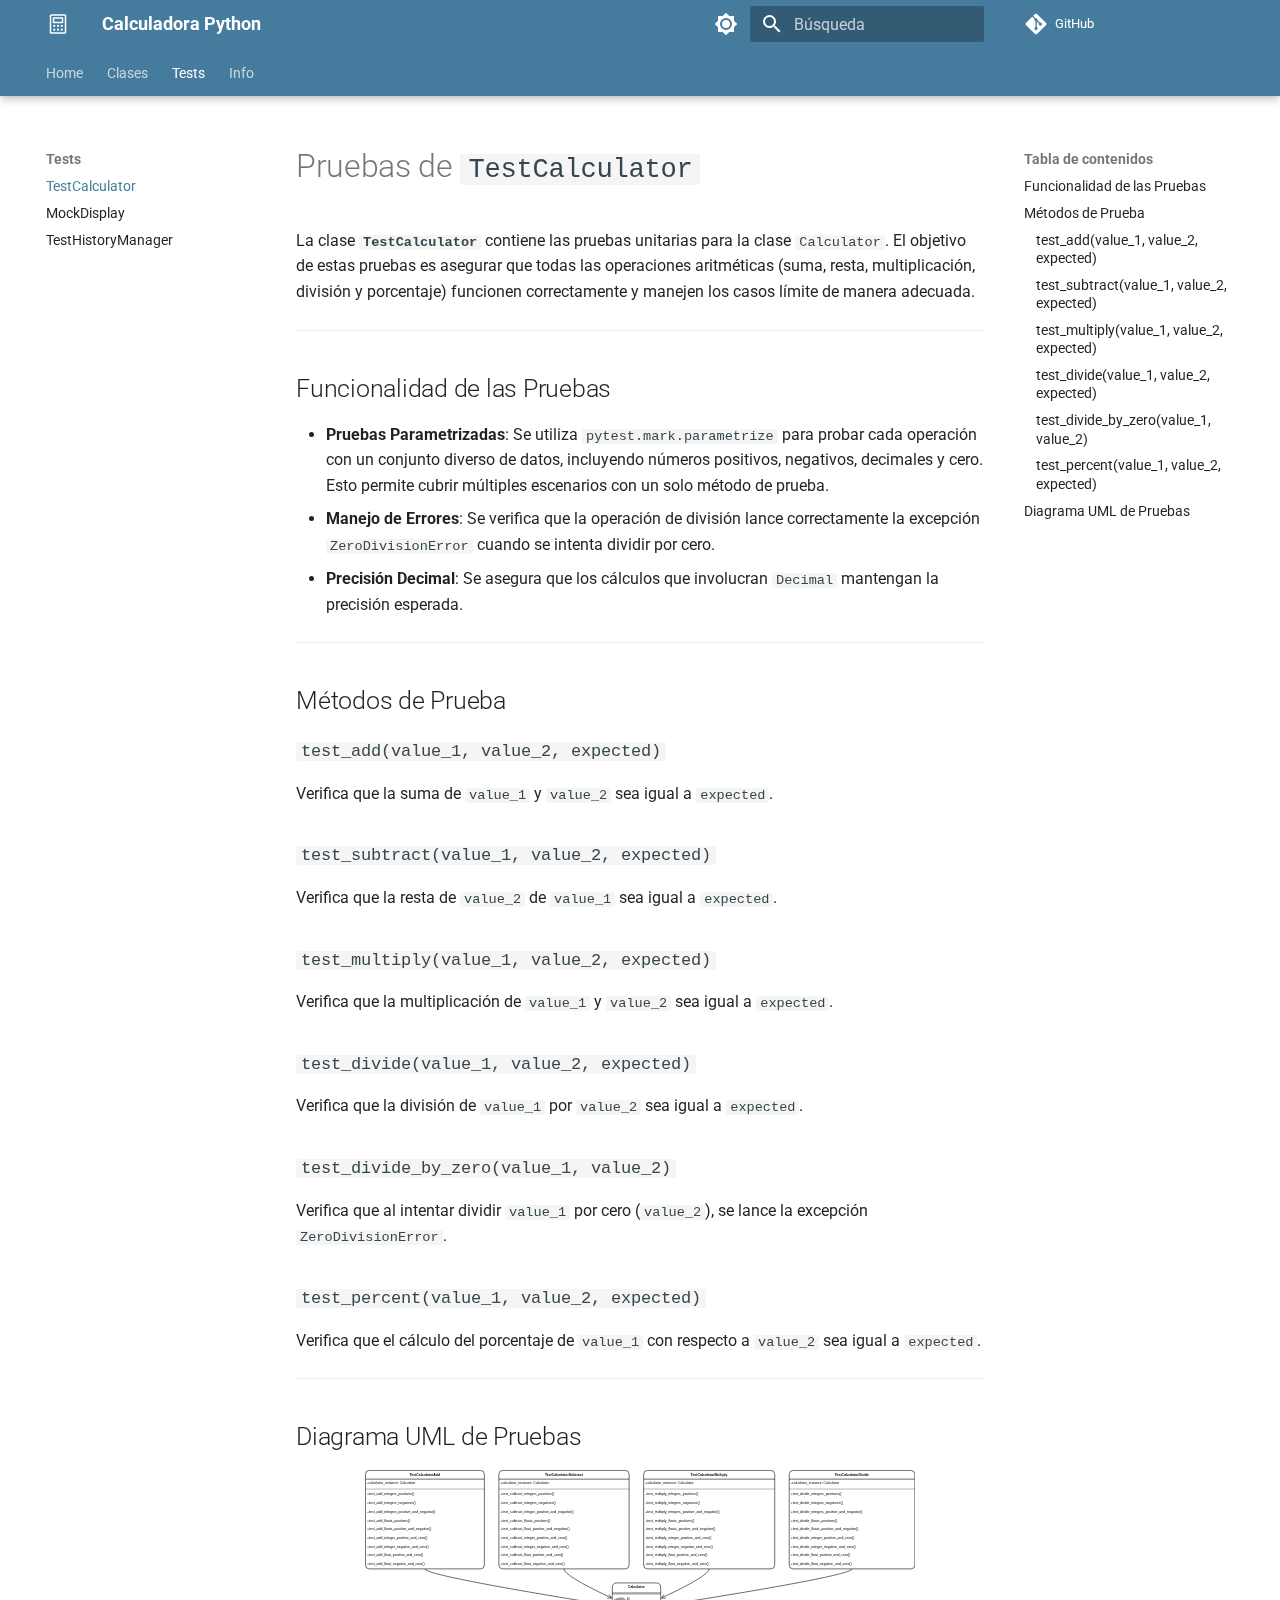
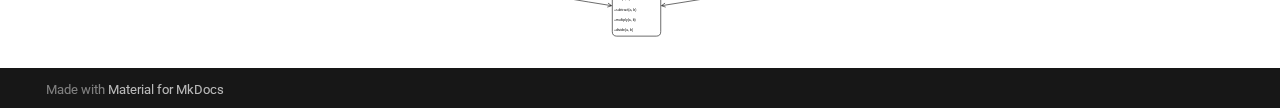
<file: tests/test_Calculator_doc/index.html>
<!doctype html>
<html lang="es" class="no-js">
  <head>
    
      <meta charset="utf-8">
      <meta name="viewport" content="width=device-width,initial-scale=1">
      
      
      
        <link rel="canonical" href="https://mydomain.org/mysite/tests/test_Calculator_doc/">
      
      
        <link rel="prev" href="../../clases/InterfaceCreator_doc/">
      
      
        <link rel="next" href="../test_ButtonsCreator_doc/">
      
      
      <link rel="icon" href="../../assets/images/favicon.png">
      <meta name="generator" content="mkdocs-1.6.1, mkdocs-material-9.6.14">
    
    
      
        <title>TestCalculator - Calculadora Python</title>
      
    
    
      <link rel="stylesheet" href="../../assets/stylesheets/main.342714a4.min.css">
      
        
        <link rel="stylesheet" href="../../assets/stylesheets/palette.06af60db.min.css">
      
      


    
    
      
    
    
      
        
        
        <link rel="preconnect" href="https://fonts.gstatic.com" crossorigin>
        <link rel="stylesheet" href="https://fonts.googleapis.com/css?family=Roboto:300,300i,400,400i,700,700i%7CJetBrainsMono+Nerd+Font:400,400i,700,700i&display=fallback">
        <style>:root{--md-text-font:"Roboto";--md-code-font:"JetBrainsMono Nerd Font"}</style>
      
    
    
      <link rel="stylesheet" href="../../stylesheets/extra.css">
    
    <script>__md_scope=new URL("../..",location),__md_hash=e=>[...e].reduce(((e,_)=>(e<<5)-e+_.charCodeAt(0)),0),__md_get=(e,_=localStorage,t=__md_scope)=>JSON.parse(_.getItem(t.pathname+"."+e)),__md_set=(e,_,t=localStorage,a=__md_scope)=>{try{t.setItem(a.pathname+"."+e,JSON.stringify(_))}catch(e){}}</script>
    
      

    
    
    
  </head>
  
  
    
    
      
    
    
    
    
    <body dir="ltr" data-md-color-scheme="default" data-md-color-primary="custom" data-md-color-accent="indigo">
  
    
    <input class="md-toggle" data-md-toggle="drawer" type="checkbox" id="__drawer" autocomplete="off">
    <input class="md-toggle" data-md-toggle="search" type="checkbox" id="__search" autocomplete="off">
    <label class="md-overlay" for="__drawer"></label>
    <div data-md-component="skip">
      
        
        <a href="#pruebas-de-testcalculator" class="md-skip">
          Saltar a contenido
        </a>
      
    </div>
    <div data-md-component="announce">
      
    </div>
    
    
      

  

<header class="md-header md-header--shadow md-header--lifted" data-md-component="header">
  <nav class="md-header__inner md-grid" aria-label="Cabecera">
    <a href="../.." title="Calculadora Python" class="md-header__button md-logo" aria-label="Calculadora Python" data-md-component="logo">
      
  <img src="../../calculator.svg" alt="logo">

    </a>
    <label class="md-header__button md-icon" for="__drawer">
      
      <svg xmlns="http://www.w3.org/2000/svg" viewBox="0 0 24 24"><path d="M3 6h18v2H3zm0 5h18v2H3zm0 5h18v2H3z"/></svg>
    </label>
    <div class="md-header__title" data-md-component="header-title">
      <div class="md-header__ellipsis">
        <div class="md-header__topic">
          <span class="md-ellipsis">
            Calculadora Python
          </span>
        </div>
        <div class="md-header__topic" data-md-component="header-topic">
          <span class="md-ellipsis">
            
              TestCalculator
            
          </span>
        </div>
      </div>
    </div>
    
      
        <form class="md-header__option" data-md-component="palette">
  
    
    
    
    <input class="md-option" data-md-color-media="" data-md-color-scheme="default" data-md-color-primary="custom" data-md-color-accent="indigo"  aria-label="Switch to dark mode"  type="radio" name="__palette" id="__palette_0">
    
      <label class="md-header__button md-icon" title="Switch to dark mode" for="__palette_1" hidden>
        <svg xmlns="http://www.w3.org/2000/svg" viewBox="0 0 24 24"><path d="M12 8a4 4 0 0 0-4 4 4 4 0 0 0 4 4 4 4 0 0 0 4-4 4 4 0 0 0-4-4m0 10a6 6 0 0 1-6-6 6 6 0 0 1 6-6 6 6 0 0 1 6 6 6 6 0 0 1-6 6m8-9.31V4h-4.69L12 .69 8.69 4H4v4.69L.69 12 4 15.31V20h4.69L12 23.31 15.31 20H20v-4.69L23.31 12z"/></svg>
      </label>
    
  
    
    
    
    <input class="md-option" data-md-color-media="" data-md-color-scheme="slate" data-md-color-primary="custom" data-md-color-accent="indigo"  aria-label="Switch to light mode"  type="radio" name="__palette" id="__palette_1">
    
      <label class="md-header__button md-icon" title="Switch to light mode" for="__palette_0" hidden>
        <svg xmlns="http://www.w3.org/2000/svg" viewBox="0 0 24 24"><path d="M12 18c-.89 0-1.74-.2-2.5-.55C11.56 16.5 13 14.42 13 12s-1.44-4.5-3.5-5.45C10.26 6.2 11.11 6 12 6a6 6 0 0 1 6 6 6 6 0 0 1-6 6m8-9.31V4h-4.69L12 .69 8.69 4H4v4.69L.69 12 4 15.31V20h4.69L12 23.31 15.31 20H20v-4.69L23.31 12z"/></svg>
      </label>
    
  
</form>
      
    
    
      <script>var palette=__md_get("__palette");if(palette&&palette.color){if("(prefers-color-scheme)"===palette.color.media){var media=matchMedia("(prefers-color-scheme: light)"),input=document.querySelector(media.matches?"[data-md-color-media='(prefers-color-scheme: light)']":"[data-md-color-media='(prefers-color-scheme: dark)']");palette.color.media=input.getAttribute("data-md-color-media"),palette.color.scheme=input.getAttribute("data-md-color-scheme"),palette.color.primary=input.getAttribute("data-md-color-primary"),palette.color.accent=input.getAttribute("data-md-color-accent")}for(var[key,value]of Object.entries(palette.color))document.body.setAttribute("data-md-color-"+key,value)}</script>
    
    
    
      
      
        <label class="md-header__button md-icon" for="__search">
          
          <svg xmlns="http://www.w3.org/2000/svg" viewBox="0 0 24 24"><path d="M9.5 3A6.5 6.5 0 0 1 16 9.5c0 1.61-.59 3.09-1.56 4.23l.27.27h.79l5 5-1.5 1.5-5-5v-.79l-.27-.27A6.52 6.52 0 0 1 9.5 16 6.5 6.5 0 0 1 3 9.5 6.5 6.5 0 0 1 9.5 3m0 2C7 5 5 7 5 9.5S7 14 9.5 14 14 12 14 9.5 12 5 9.5 5"/></svg>
        </label>
        <div class="md-search" data-md-component="search" role="dialog">
  <label class="md-search__overlay" for="__search"></label>
  <div class="md-search__inner" role="search">
    <form class="md-search__form" name="search">
      <input type="text" class="md-search__input" name="query" aria-label="Búsqueda" placeholder="Búsqueda" autocapitalize="off" autocorrect="off" autocomplete="off" spellcheck="false" data-md-component="search-query" required>
      <label class="md-search__icon md-icon" for="__search">
        
        <svg xmlns="http://www.w3.org/2000/svg" viewBox="0 0 24 24"><path d="M9.5 3A6.5 6.5 0 0 1 16 9.5c0 1.61-.59 3.09-1.56 4.23l.27.27h.79l5 5-1.5 1.5-5-5v-.79l-.27-.27A6.52 6.52 0 0 1 9.5 16 6.5 6.5 0 0 1 3 9.5 6.5 6.5 0 0 1 9.5 3m0 2C7 5 5 7 5 9.5S7 14 9.5 14 14 12 14 9.5 12 5 9.5 5"/></svg>
        
        <svg xmlns="http://www.w3.org/2000/svg" viewBox="0 0 24 24"><path d="M20 11v2H8l5.5 5.5-1.42 1.42L4.16 12l7.92-7.92L13.5 5.5 8 11z"/></svg>
      </label>
      <nav class="md-search__options" aria-label="Buscar">
        
        <button type="reset" class="md-search__icon md-icon" title="Limpiar" aria-label="Limpiar" tabindex="-1">
          
          <svg xmlns="http://www.w3.org/2000/svg" viewBox="0 0 24 24"><path d="M19 6.41 17.59 5 12 10.59 6.41 5 5 6.41 10.59 12 5 17.59 6.41 19 12 13.41 17.59 19 19 17.59 13.41 12z"/></svg>
        </button>
      </nav>
      
        <div class="md-search__suggest" data-md-component="search-suggest"></div>
      
    </form>
    <div class="md-search__output">
      <div class="md-search__scrollwrap" tabindex="0" data-md-scrollfix>
        <div class="md-search-result" data-md-component="search-result">
          <div class="md-search-result__meta">
            Inicializando búsqueda
          </div>
          <ol class="md-search-result__list" role="presentation"></ol>
        </div>
      </div>
    </div>
  </div>
</div>
      
    
    
      <div class="md-header__source">
        <a href="https://github.com/Gustavo9481/Calculadora_Python" title="Ir al repositorio" class="md-source" data-md-component="source">
  <div class="md-source__icon md-icon">
    
    <svg xmlns="http://www.w3.org/2000/svg" viewBox="0 0 448 512"><!--! Font Awesome Free 6.7.2 by @fontawesome - https://fontawesome.com License - https://fontawesome.com/license/free (Icons: CC BY 4.0, Fonts: SIL OFL 1.1, Code: MIT License) Copyright 2024 Fonticons, Inc.--><path d="M439.55 236.05 244 40.45a28.87 28.87 0 0 0-40.81 0l-40.66 40.63 51.52 51.52c27.06-9.14 52.68 16.77 43.39 43.68l49.66 49.66c34.23-11.8 61.18 31 35.47 56.69-26.49 26.49-70.21-2.87-56-37.34L240.22 199v121.85c25.3 12.54 22.26 41.85 9.08 55a34.34 34.34 0 0 1-48.55 0c-17.57-17.6-11.07-46.91 11.25-56v-123c-20.8-8.51-24.6-30.74-18.64-45L142.57 101 8.45 235.14a28.86 28.86 0 0 0 0 40.81l195.61 195.6a28.86 28.86 0 0 0 40.8 0l194.69-194.69a28.86 28.86 0 0 0 0-40.81"/></svg>
  </div>
  <div class="md-source__repository">
    GitHub
  </div>
</a>
      </div>
    
  </nav>
  
    
      
<nav class="md-tabs" aria-label="Pestañas" data-md-component="tabs">
  <div class="md-grid">
    <ul class="md-tabs__list">
      
        
  
  
  
  
    <li class="md-tabs__item">
      <a href="../.." class="md-tabs__link">
        
  
  
    
  
  Home

      </a>
    </li>
  

      
        
  
  
  
  
    
    
      <li class="md-tabs__item">
        <a href="../../clases/AppCalculator_doc/" class="md-tabs__link">
          
  
  
  Clases

        </a>
      </li>
    
  

      
        
  
  
  
    
  
  
    
    
      <li class="md-tabs__item md-tabs__item--active">
        <a href="./" class="md-tabs__link">
          
  
  
  Tests

        </a>
      </li>
    
  

      
        
  
  
  
  
    <li class="md-tabs__item">
      <a href="../../license/" class="md-tabs__link">
        
  
  
    
  
  Info

      </a>
    </li>
  

      
    </ul>
  </div>
</nav>
    
  
</header>
    
    <div class="md-container" data-md-component="container">
      
      
        
      
      <main class="md-main" data-md-component="main">
        <div class="md-main__inner md-grid">
          
            
              
              <div class="md-sidebar md-sidebar--primary" data-md-component="sidebar" data-md-type="navigation" >
                <div class="md-sidebar__scrollwrap">
                  <div class="md-sidebar__inner">
                    


  


<nav class="md-nav md-nav--primary md-nav--lifted" aria-label="Navegación" data-md-level="0">
  <label class="md-nav__title" for="__drawer">
    <a href="../.." title="Calculadora Python" class="md-nav__button md-logo" aria-label="Calculadora Python" data-md-component="logo">
      
  <img src="../../calculator.svg" alt="logo">

    </a>
    Calculadora Python
  </label>
  
    <div class="md-nav__source">
      <a href="https://github.com/Gustavo9481/Calculadora_Python" title="Ir al repositorio" class="md-source" data-md-component="source">
  <div class="md-source__icon md-icon">
    
    <svg xmlns="http://www.w3.org/2000/svg" viewBox="0 0 448 512"><!--! Font Awesome Free 6.7.2 by @fontawesome - https://fontawesome.com License - https://fontawesome.com/license/free (Icons: CC BY 4.0, Fonts: SIL OFL 1.1, Code: MIT License) Copyright 2024 Fonticons, Inc.--><path d="M439.55 236.05 244 40.45a28.87 28.87 0 0 0-40.81 0l-40.66 40.63 51.52 51.52c27.06-9.14 52.68 16.77 43.39 43.68l49.66 49.66c34.23-11.8 61.18 31 35.47 56.69-26.49 26.49-70.21-2.87-56-37.34L240.22 199v121.85c25.3 12.54 22.26 41.85 9.08 55a34.34 34.34 0 0 1-48.55 0c-17.57-17.6-11.07-46.91 11.25-56v-123c-20.8-8.51-24.6-30.74-18.64-45L142.57 101 8.45 235.14a28.86 28.86 0 0 0 0 40.81l195.61 195.6a28.86 28.86 0 0 0 40.8 0l194.69-194.69a28.86 28.86 0 0 0 0-40.81"/></svg>
  </div>
  <div class="md-source__repository">
    GitHub
  </div>
</a>
    </div>
  
  <ul class="md-nav__list" data-md-scrollfix>
    
      
      
  
  
  
  
    <li class="md-nav__item">
      <a href="../.." class="md-nav__link">
        
  
  
  <span class="md-ellipsis">
    Home
    
  </span>
  

      </a>
    </li>
  

    
      
      
  
  
  
  
    
    
    
    
      
      
        
      
    
    
    <li class="md-nav__item md-nav__item--nested">
      
        
        
          
        
        <input class="md-nav__toggle md-toggle md-toggle--indeterminate" type="checkbox" id="__nav_2" >
        
          
          <label class="md-nav__link" for="__nav_2" id="__nav_2_label" tabindex="0">
            
  
  
  <span class="md-ellipsis">
    Clases
    
  </span>
  

            <span class="md-nav__icon md-icon"></span>
          </label>
        
        <nav class="md-nav" data-md-level="1" aria-labelledby="__nav_2_label" aria-expanded="false">
          <label class="md-nav__title" for="__nav_2">
            <span class="md-nav__icon md-icon"></span>
            Clases
          </label>
          <ul class="md-nav__list" data-md-scrollfix>
            
              
                
  
  
  
  
    <li class="md-nav__item">
      <a href="../../clases/AppCalculator_doc/" class="md-nav__link">
        
  
  
  <span class="md-ellipsis">
    AppCalculator
    
  </span>
  

      </a>
    </li>
  

              
            
              
                
  
  
  
  
    <li class="md-nav__item">
      <a href="../../clases/Calculator_doc/" class="md-nav__link">
        
  
  
  <span class="md-ellipsis">
    Calculator
    
  </span>
  

      </a>
    </li>
  

              
            
              
                
  
  
  
  
    <li class="md-nav__item">
      <a href="../../clases/HistoryTableDB_doc/" class="md-nav__link">
        
  
  
  <span class="md-ellipsis">
    HistoryTableDB
    
  </span>
  

      </a>
    </li>
  

              
            
              
                
  
  
  
  
    <li class="md-nav__item">
      <a href="../../clases/HistoryManager_doc/" class="md-nav__link">
        
  
  
  <span class="md-ellipsis">
    HistoryManager
    
  </span>
  

      </a>
    </li>
  

              
            
              
                
  
  
  
  
    <li class="md-nav__item">
      <a href="../../clases/ButtonsCreator_doc/" class="md-nav__link">
        
  
  
  <span class="md-ellipsis">
    ButtonsCreator
    
  </span>
  

      </a>
    </li>
  

              
            
              
                
  
  
  
  
    <li class="md-nav__item">
      <a href="../../clases/ScreensCreator_doc/" class="md-nav__link">
        
  
  
  <span class="md-ellipsis">
    ScreensCreator
    
  </span>
  

      </a>
    </li>
  

              
            
              
                
  
  
  
  
    <li class="md-nav__item">
      <a href="../../clases/InterfaceCreator_doc/" class="md-nav__link">
        
  
  
  <span class="md-ellipsis">
    InterfaceCreator
    
  </span>
  

      </a>
    </li>
  

              
            
          </ul>
        </nav>
      
    </li>
  

    
      
      
  
  
    
  
  
  
    
    
    
    
      
        
        
      
      
        
      
    
    
    <li class="md-nav__item md-nav__item--active md-nav__item--section md-nav__item--nested">
      
        
        
        <input class="md-nav__toggle md-toggle " type="checkbox" id="__nav_3" checked>
        
          
          <label class="md-nav__link" for="__nav_3" id="__nav_3_label" tabindex="">
            
  
  
  <span class="md-ellipsis">
    Tests
    
  </span>
  

            <span class="md-nav__icon md-icon"></span>
          </label>
        
        <nav class="md-nav" data-md-level="1" aria-labelledby="__nav_3_label" aria-expanded="true">
          <label class="md-nav__title" for="__nav_3">
            <span class="md-nav__icon md-icon"></span>
            Tests
          </label>
          <ul class="md-nav__list" data-md-scrollfix>
            
              
                
  
  
    
  
  
  
    <li class="md-nav__item md-nav__item--active">
      
      <input class="md-nav__toggle md-toggle" type="checkbox" id="__toc">
      
      
        
      
      
        <label class="md-nav__link md-nav__link--active" for="__toc">
          
  
  
  <span class="md-ellipsis">
    TestCalculator
    
  </span>
  

          <span class="md-nav__icon md-icon"></span>
        </label>
      
      <a href="./" class="md-nav__link md-nav__link--active">
        
  
  
  <span class="md-ellipsis">
    TestCalculator
    
  </span>
  

      </a>
      
        

<nav class="md-nav md-nav--secondary" aria-label="Tabla de contenidos">
  
  
  
    
  
  
    <label class="md-nav__title" for="__toc">
      <span class="md-nav__icon md-icon"></span>
      Tabla de contenidos
    </label>
    <ul class="md-nav__list" data-md-component="toc" data-md-scrollfix>
      
        <li class="md-nav__item">
  <a href="#funcionalidad-de-las-pruebas" class="md-nav__link">
    <span class="md-ellipsis">
      Funcionalidad de las Pruebas
    </span>
  </a>
  
</li>
      
        <li class="md-nav__item">
  <a href="#metodos-de-prueba" class="md-nav__link">
    <span class="md-ellipsis">
      Métodos de Prueba
    </span>
  </a>
  
    <nav class="md-nav" aria-label="Métodos de Prueba">
      <ul class="md-nav__list">
        
          <li class="md-nav__item">
  <a href="#test_addvalue_1-value_2-expected" class="md-nav__link">
    <span class="md-ellipsis">
      test_add(value_1, value_2, expected)
    </span>
  </a>
  
</li>
        
          <li class="md-nav__item">
  <a href="#test_subtractvalue_1-value_2-expected" class="md-nav__link">
    <span class="md-ellipsis">
      test_subtract(value_1, value_2, expected)
    </span>
  </a>
  
</li>
        
          <li class="md-nav__item">
  <a href="#test_multiplyvalue_1-value_2-expected" class="md-nav__link">
    <span class="md-ellipsis">
      test_multiply(value_1, value_2, expected)
    </span>
  </a>
  
</li>
        
          <li class="md-nav__item">
  <a href="#test_dividevalue_1-value_2-expected" class="md-nav__link">
    <span class="md-ellipsis">
      test_divide(value_1, value_2, expected)
    </span>
  </a>
  
</li>
        
          <li class="md-nav__item">
  <a href="#test_divide_by_zerovalue_1-value_2" class="md-nav__link">
    <span class="md-ellipsis">
      test_divide_by_zero(value_1, value_2)
    </span>
  </a>
  
</li>
        
          <li class="md-nav__item">
  <a href="#test_percentvalue_1-value_2-expected" class="md-nav__link">
    <span class="md-ellipsis">
      test_percent(value_1, value_2, expected)
    </span>
  </a>
  
</li>
        
      </ul>
    </nav>
  
</li>
      
        <li class="md-nav__item">
  <a href="#diagrama-uml-de-pruebas" class="md-nav__link">
    <span class="md-ellipsis">
      Diagrama UML de Pruebas
    </span>
  </a>
  
</li>
      
    </ul>
  
</nav>
      
    </li>
  

              
            
              
                
  
  
  
  
    <li class="md-nav__item">
      <a href="../test_ButtonsCreator_doc/" class="md-nav__link">
        
  
  
  <span class="md-ellipsis">
    MockDisplay
    
  </span>
  

      </a>
    </li>
  

              
            
              
                
  
  
  
  
    <li class="md-nav__item">
      <a href="../test_HistoryManager_doc/" class="md-nav__link">
        
  
  
  <span class="md-ellipsis">
    TestHistoryManager
    
  </span>
  

      </a>
    </li>
  

              
            
          </ul>
        </nav>
      
    </li>
  

    
      
      
  
  
  
  
    <li class="md-nav__item">
      <a href="../../license/" class="md-nav__link">
        
  
  
  <span class="md-ellipsis">
    Info
    
  </span>
  

      </a>
    </li>
  

    
  </ul>
</nav>
                  </div>
                </div>
              </div>
            
            
              
              <div class="md-sidebar md-sidebar--secondary" data-md-component="sidebar" data-md-type="toc" >
                <div class="md-sidebar__scrollwrap">
                  <div class="md-sidebar__inner">
                    

<nav class="md-nav md-nav--secondary" aria-label="Tabla de contenidos">
  
  
  
    
  
  
    <label class="md-nav__title" for="__toc">
      <span class="md-nav__icon md-icon"></span>
      Tabla de contenidos
    </label>
    <ul class="md-nav__list" data-md-component="toc" data-md-scrollfix>
      
        <li class="md-nav__item">
  <a href="#funcionalidad-de-las-pruebas" class="md-nav__link">
    <span class="md-ellipsis">
      Funcionalidad de las Pruebas
    </span>
  </a>
  
</li>
      
        <li class="md-nav__item">
  <a href="#metodos-de-prueba" class="md-nav__link">
    <span class="md-ellipsis">
      Métodos de Prueba
    </span>
  </a>
  
    <nav class="md-nav" aria-label="Métodos de Prueba">
      <ul class="md-nav__list">
        
          <li class="md-nav__item">
  <a href="#test_addvalue_1-value_2-expected" class="md-nav__link">
    <span class="md-ellipsis">
      test_add(value_1, value_2, expected)
    </span>
  </a>
  
</li>
        
          <li class="md-nav__item">
  <a href="#test_subtractvalue_1-value_2-expected" class="md-nav__link">
    <span class="md-ellipsis">
      test_subtract(value_1, value_2, expected)
    </span>
  </a>
  
</li>
        
          <li class="md-nav__item">
  <a href="#test_multiplyvalue_1-value_2-expected" class="md-nav__link">
    <span class="md-ellipsis">
      test_multiply(value_1, value_2, expected)
    </span>
  </a>
  
</li>
        
          <li class="md-nav__item">
  <a href="#test_dividevalue_1-value_2-expected" class="md-nav__link">
    <span class="md-ellipsis">
      test_divide(value_1, value_2, expected)
    </span>
  </a>
  
</li>
        
          <li class="md-nav__item">
  <a href="#test_divide_by_zerovalue_1-value_2" class="md-nav__link">
    <span class="md-ellipsis">
      test_divide_by_zero(value_1, value_2)
    </span>
  </a>
  
</li>
        
          <li class="md-nav__item">
  <a href="#test_percentvalue_1-value_2-expected" class="md-nav__link">
    <span class="md-ellipsis">
      test_percent(value_1, value_2, expected)
    </span>
  </a>
  
</li>
        
      </ul>
    </nav>
  
</li>
      
        <li class="md-nav__item">
  <a href="#diagrama-uml-de-pruebas" class="md-nav__link">
    <span class="md-ellipsis">
      Diagrama UML de Pruebas
    </span>
  </a>
  
</li>
      
    </ul>
  
</nav>
                  </div>
                </div>
              </div>
            
          
          
            <div class="md-content" data-md-component="content">
              <article class="md-content__inner md-typeset">
                
                  


  
  


<h1 id="pruebas-de-testcalculator">Pruebas de <code>TestCalculator</code></h1>
<p>La clase <strong><code>TestCalculator</code></strong> contiene las pruebas unitarias para la clase <code>Calculator</code>. El objetivo de estas pruebas es asegurar que todas las operaciones aritméticas (suma, resta, multiplicación, división y porcentaje) funcionen correctamente y manejen los casos límite de manera adecuada.</p>
<hr />
<h2 id="funcionalidad-de-las-pruebas">Funcionalidad de las Pruebas</h2>
<ul>
<li><strong>Pruebas Parametrizadas</strong>: Se utiliza <code>pytest.mark.parametrize</code> para probar cada operación con un conjunto diverso de datos, incluyendo números positivos, negativos, decimales y cero. Esto permite cubrir múltiples escenarios con un solo método de prueba.</li>
<li><strong>Manejo de Errores</strong>: Se verifica que la operación de división lance correctamente la excepción <code>ZeroDivisionError</code> cuando se intenta dividir por cero.</li>
<li><strong>Precisión Decimal</strong>: Se asegura que los cálculos que involucran <code>Decimal</code> mantengan la precisión esperada.</li>
</ul>
<hr />
<h2 id="metodos-de-prueba">Métodos de Prueba</h2>
<h3 id="test_addvalue_1-value_2-expected"><code>test_add(value_1, value_2, expected)</code></h3>
<p>Verifica que la suma de <code>value_1</code> y <code>value_2</code> sea igual a <code>expected</code>.</p>
<h3 id="test_subtractvalue_1-value_2-expected"><code>test_subtract(value_1, value_2, expected)</code></h3>
<p>Verifica que la resta de <code>value_2</code> de <code>value_1</code> sea igual a <code>expected</code>.</p>
<h3 id="test_multiplyvalue_1-value_2-expected"><code>test_multiply(value_1, value_2, expected)</code></h3>
<p>Verifica que la multiplicación de <code>value_1</code> y <code>value_2</code> sea igual a <code>expected</code>.</p>
<h3 id="test_dividevalue_1-value_2-expected"><code>test_divide(value_1, value_2, expected)</code></h3>
<p>Verifica que la división de <code>value_1</code> por <code>value_2</code> sea igual a <code>expected</code>.</p>
<h3 id="test_divide_by_zerovalue_1-value_2"><code>test_divide_by_zero(value_1, value_2)</code></h3>
<p>Verifica que al intentar dividir <code>value_1</code> por cero (<code>value_2</code>), se lance la excepción <code>ZeroDivisionError</code>.</p>
<h3 id="test_percentvalue_1-value_2-expected"><code>test_percent(value_1, value_2, expected)</code></h3>
<p>Verifica que el cálculo del porcentaje de <code>value_1</code> con respecto a <code>value_2</code> sea igual a <code>expected</code>.</p>
<hr />
<h2 id="diagrama-uml-de-pruebas">Diagrama UML de Pruebas</h2>
<p align="center">
    <img src="../tests_uml/uml_tests_Calculator.svg" alt="Diagrama UML
        TestCalculator" width="550"/>
</p>












                
              </article>
            </div>
          
          
<script>var target=document.getElementById(location.hash.slice(1));target&&target.name&&(target.checked=target.name.startsWith("__tabbed_"))</script>
        </div>
        
          <button type="button" class="md-top md-icon" data-md-component="top" hidden>
  
  <svg xmlns="http://www.w3.org/2000/svg" viewBox="0 0 24 24"><path d="M13 20h-2V8l-5.5 5.5-1.42-1.42L12 4.16l7.92 7.92-1.42 1.42L13 8z"/></svg>
  Volver al principio
</button>
        
      </main>
      
        <footer class="md-footer">
  
  <div class="md-footer-meta md-typeset">
    <div class="md-footer-meta__inner md-grid">
      <div class="md-copyright">
  
  
    Made with
    <a href="https://squidfunk.github.io/mkdocs-material/" target="_blank" rel="noopener">
      Material for MkDocs
    </a>
  
</div>
      
    </div>
  </div>
</footer>
      
    </div>
    <div class="md-dialog" data-md-component="dialog">
      <div class="md-dialog__inner md-typeset"></div>
    </div>
    
      <div class="md-progress" data-md-component="progress" role="progressbar"></div>
    
    
    
      
      <script id="__config" type="application/json">{"base": "../..", "features": ["navigation.instant", "navigation.instant.progress", "navigation.instant.preview", "navigation.tracking", "navigation.tabs", "navigation.tabs.sticky", "navigation.sections", "navigation.expand", "navigation.top", "search.suggest", "content.code.copy"], "search": "../../assets/javascripts/workers/search.d50fe291.min.js", "tags": null, "translations": {"clipboard.copied": "Copiado al portapapeles", "clipboard.copy": "Copiar al portapapeles", "search.result.more.one": "1 m\u00e1s en esta p\u00e1gina", "search.result.more.other": "# m\u00e1s en esta p\u00e1gina", "search.result.none": "No se encontraron documentos", "search.result.one": "1 documento encontrado", "search.result.other": "# documentos encontrados", "search.result.placeholder": "Teclee para comenzar b\u00fasqueda", "search.result.term.missing": "Falta", "select.version": "Seleccionar versi\u00f3n"}, "version": null}</script>
    
    
      <script src="../../assets/javascripts/bundle.13a4f30d.min.js"></script>
      
    
  </body>
</html>
</file>
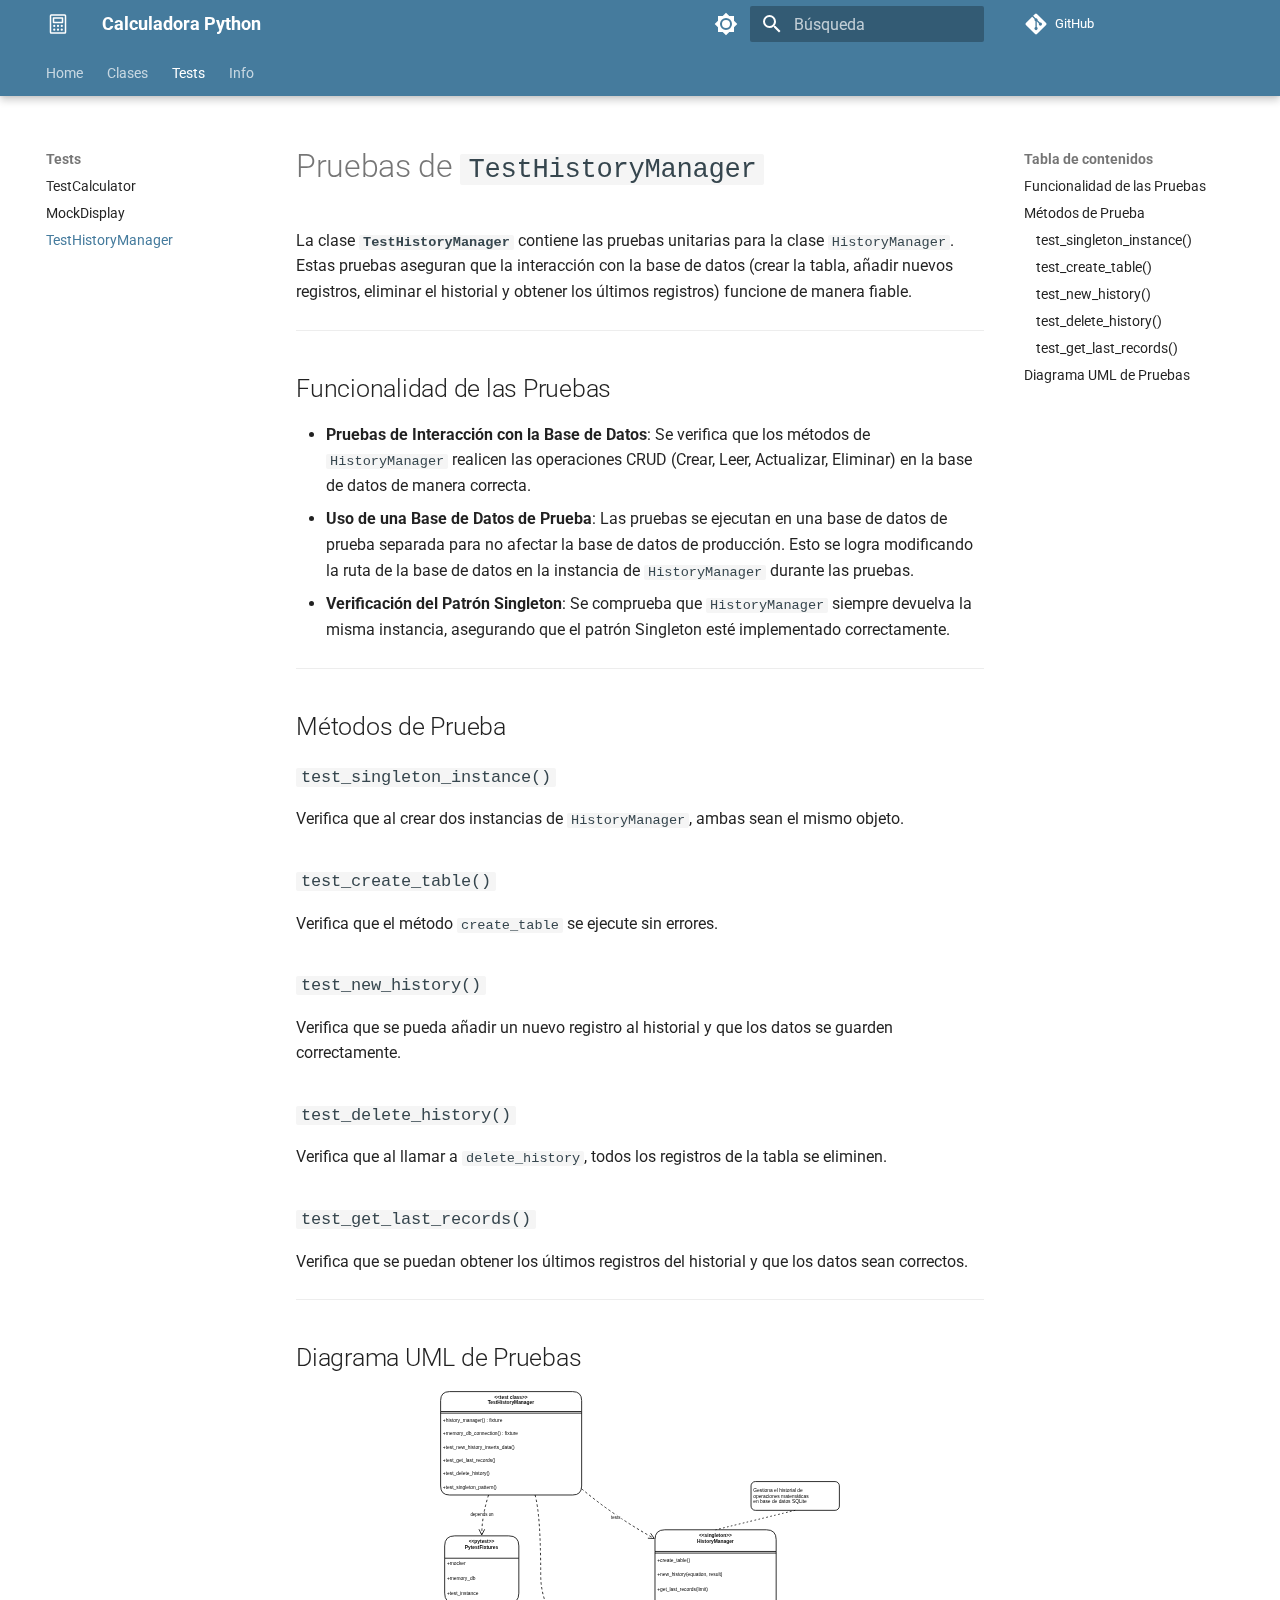
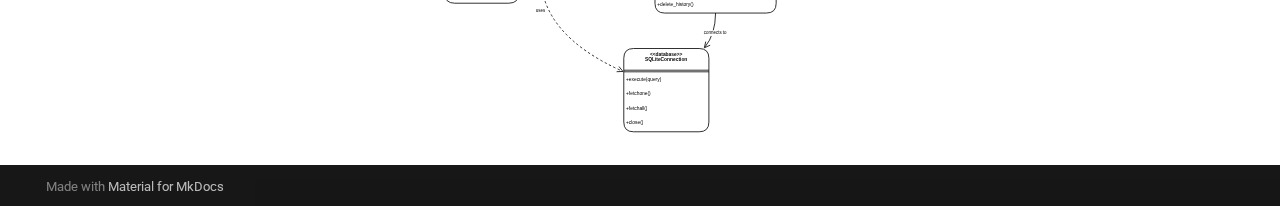
<file: tests/test_HistoryManager_doc/index.html>
<!doctype html>
<html lang="es" class="no-js">
  <head>
    
      <meta charset="utf-8">
      <meta name="viewport" content="width=device-width,initial-scale=1">
      
      
      
        <link rel="canonical" href="https://mydomain.org/mysite/tests/test_HistoryManager_doc/">
      
      
        <link rel="prev" href="../test_ButtonsCreator_doc/">
      
      
        <link rel="next" href="../../license/">
      
      
      <link rel="icon" href="../../assets/images/favicon.png">
      <meta name="generator" content="mkdocs-1.6.1, mkdocs-material-9.6.14">
    
    
      
        <title>TestHistoryManager - Calculadora Python</title>
      
    
    
      <link rel="stylesheet" href="../../assets/stylesheets/main.342714a4.min.css">
      
        
        <link rel="stylesheet" href="../../assets/stylesheets/palette.06af60db.min.css">
      
      


    
    
      
    
    
      
        
        
        <link rel="preconnect" href="https://fonts.gstatic.com" crossorigin>
        <link rel="stylesheet" href="https://fonts.googleapis.com/css?family=Roboto:300,300i,400,400i,700,700i%7CJetBrainsMono+Nerd+Font:400,400i,700,700i&display=fallback">
        <style>:root{--md-text-font:"Roboto";--md-code-font:"JetBrainsMono Nerd Font"}</style>
      
    
    
      <link rel="stylesheet" href="../../stylesheets/extra.css">
    
    <script>__md_scope=new URL("../..",location),__md_hash=e=>[...e].reduce(((e,_)=>(e<<5)-e+_.charCodeAt(0)),0),__md_get=(e,_=localStorage,t=__md_scope)=>JSON.parse(_.getItem(t.pathname+"."+e)),__md_set=(e,_,t=localStorage,a=__md_scope)=>{try{t.setItem(a.pathname+"."+e,JSON.stringify(_))}catch(e){}}</script>
    
      

    
    
    
  </head>
  
  
    
    
      
    
    
    
    
    <body dir="ltr" data-md-color-scheme="default" data-md-color-primary="custom" data-md-color-accent="indigo">
  
    
    <input class="md-toggle" data-md-toggle="drawer" type="checkbox" id="__drawer" autocomplete="off">
    <input class="md-toggle" data-md-toggle="search" type="checkbox" id="__search" autocomplete="off">
    <label class="md-overlay" for="__drawer"></label>
    <div data-md-component="skip">
      
        
        <a href="#pruebas-de-testhistorymanager" class="md-skip">
          Saltar a contenido
        </a>
      
    </div>
    <div data-md-component="announce">
      
    </div>
    
    
      

  

<header class="md-header md-header--shadow md-header--lifted" data-md-component="header">
  <nav class="md-header__inner md-grid" aria-label="Cabecera">
    <a href="../.." title="Calculadora Python" class="md-header__button md-logo" aria-label="Calculadora Python" data-md-component="logo">
      
  <img src="../../calculator.svg" alt="logo">

    </a>
    <label class="md-header__button md-icon" for="__drawer">
      
      <svg xmlns="http://www.w3.org/2000/svg" viewBox="0 0 24 24"><path d="M3 6h18v2H3zm0 5h18v2H3zm0 5h18v2H3z"/></svg>
    </label>
    <div class="md-header__title" data-md-component="header-title">
      <div class="md-header__ellipsis">
        <div class="md-header__topic">
          <span class="md-ellipsis">
            Calculadora Python
          </span>
        </div>
        <div class="md-header__topic" data-md-component="header-topic">
          <span class="md-ellipsis">
            
              TestHistoryManager
            
          </span>
        </div>
      </div>
    </div>
    
      
        <form class="md-header__option" data-md-component="palette">
  
    
    
    
    <input class="md-option" data-md-color-media="" data-md-color-scheme="default" data-md-color-primary="custom" data-md-color-accent="indigo"  aria-label="Switch to dark mode"  type="radio" name="__palette" id="__palette_0">
    
      <label class="md-header__button md-icon" title="Switch to dark mode" for="__palette_1" hidden>
        <svg xmlns="http://www.w3.org/2000/svg" viewBox="0 0 24 24"><path d="M12 8a4 4 0 0 0-4 4 4 4 0 0 0 4 4 4 4 0 0 0 4-4 4 4 0 0 0-4-4m0 10a6 6 0 0 1-6-6 6 6 0 0 1 6-6 6 6 0 0 1 6 6 6 6 0 0 1-6 6m8-9.31V4h-4.69L12 .69 8.69 4H4v4.69L.69 12 4 15.31V20h4.69L12 23.31 15.31 20H20v-4.69L23.31 12z"/></svg>
      </label>
    
  
    
    
    
    <input class="md-option" data-md-color-media="" data-md-color-scheme="slate" data-md-color-primary="custom" data-md-color-accent="indigo"  aria-label="Switch to light mode"  type="radio" name="__palette" id="__palette_1">
    
      <label class="md-header__button md-icon" title="Switch to light mode" for="__palette_0" hidden>
        <svg xmlns="http://www.w3.org/2000/svg" viewBox="0 0 24 24"><path d="M12 18c-.89 0-1.74-.2-2.5-.55C11.56 16.5 13 14.42 13 12s-1.44-4.5-3.5-5.45C10.26 6.2 11.11 6 12 6a6 6 0 0 1 6 6 6 6 0 0 1-6 6m8-9.31V4h-4.69L12 .69 8.69 4H4v4.69L.69 12 4 15.31V20h4.69L12 23.31 15.31 20H20v-4.69L23.31 12z"/></svg>
      </label>
    
  
</form>
      
    
    
      <script>var palette=__md_get("__palette");if(palette&&palette.color){if("(prefers-color-scheme)"===palette.color.media){var media=matchMedia("(prefers-color-scheme: light)"),input=document.querySelector(media.matches?"[data-md-color-media='(prefers-color-scheme: light)']":"[data-md-color-media='(prefers-color-scheme: dark)']");palette.color.media=input.getAttribute("data-md-color-media"),palette.color.scheme=input.getAttribute("data-md-color-scheme"),palette.color.primary=input.getAttribute("data-md-color-primary"),palette.color.accent=input.getAttribute("data-md-color-accent")}for(var[key,value]of Object.entries(palette.color))document.body.setAttribute("data-md-color-"+key,value)}</script>
    
    
    
      
      
        <label class="md-header__button md-icon" for="__search">
          
          <svg xmlns="http://www.w3.org/2000/svg" viewBox="0 0 24 24"><path d="M9.5 3A6.5 6.5 0 0 1 16 9.5c0 1.61-.59 3.09-1.56 4.23l.27.27h.79l5 5-1.5 1.5-5-5v-.79l-.27-.27A6.52 6.52 0 0 1 9.5 16 6.5 6.5 0 0 1 3 9.5 6.5 6.5 0 0 1 9.5 3m0 2C7 5 5 7 5 9.5S7 14 9.5 14 14 12 14 9.5 12 5 9.5 5"/></svg>
        </label>
        <div class="md-search" data-md-component="search" role="dialog">
  <label class="md-search__overlay" for="__search"></label>
  <div class="md-search__inner" role="search">
    <form class="md-search__form" name="search">
      <input type="text" class="md-search__input" name="query" aria-label="Búsqueda" placeholder="Búsqueda" autocapitalize="off" autocorrect="off" autocomplete="off" spellcheck="false" data-md-component="search-query" required>
      <label class="md-search__icon md-icon" for="__search">
        
        <svg xmlns="http://www.w3.org/2000/svg" viewBox="0 0 24 24"><path d="M9.5 3A6.5 6.5 0 0 1 16 9.5c0 1.61-.59 3.09-1.56 4.23l.27.27h.79l5 5-1.5 1.5-5-5v-.79l-.27-.27A6.52 6.52 0 0 1 9.5 16 6.5 6.5 0 0 1 3 9.5 6.5 6.5 0 0 1 9.5 3m0 2C7 5 5 7 5 9.5S7 14 9.5 14 14 12 14 9.5 12 5 9.5 5"/></svg>
        
        <svg xmlns="http://www.w3.org/2000/svg" viewBox="0 0 24 24"><path d="M20 11v2H8l5.5 5.5-1.42 1.42L4.16 12l7.92-7.92L13.5 5.5 8 11z"/></svg>
      </label>
      <nav class="md-search__options" aria-label="Buscar">
        
        <button type="reset" class="md-search__icon md-icon" title="Limpiar" aria-label="Limpiar" tabindex="-1">
          
          <svg xmlns="http://www.w3.org/2000/svg" viewBox="0 0 24 24"><path d="M19 6.41 17.59 5 12 10.59 6.41 5 5 6.41 10.59 12 5 17.59 6.41 19 12 13.41 17.59 19 19 17.59 13.41 12z"/></svg>
        </button>
      </nav>
      
        <div class="md-search__suggest" data-md-component="search-suggest"></div>
      
    </form>
    <div class="md-search__output">
      <div class="md-search__scrollwrap" tabindex="0" data-md-scrollfix>
        <div class="md-search-result" data-md-component="search-result">
          <div class="md-search-result__meta">
            Inicializando búsqueda
          </div>
          <ol class="md-search-result__list" role="presentation"></ol>
        </div>
      </div>
    </div>
  </div>
</div>
      
    
    
      <div class="md-header__source">
        <a href="https://github.com/Gustavo9481/Calculadora_Python" title="Ir al repositorio" class="md-source" data-md-component="source">
  <div class="md-source__icon md-icon">
    
    <svg xmlns="http://www.w3.org/2000/svg" viewBox="0 0 448 512"><!--! Font Awesome Free 6.7.2 by @fontawesome - https://fontawesome.com License - https://fontawesome.com/license/free (Icons: CC BY 4.0, Fonts: SIL OFL 1.1, Code: MIT License) Copyright 2024 Fonticons, Inc.--><path d="M439.55 236.05 244 40.45a28.87 28.87 0 0 0-40.81 0l-40.66 40.63 51.52 51.52c27.06-9.14 52.68 16.77 43.39 43.68l49.66 49.66c34.23-11.8 61.18 31 35.47 56.69-26.49 26.49-70.21-2.87-56-37.34L240.22 199v121.85c25.3 12.54 22.26 41.85 9.08 55a34.34 34.34 0 0 1-48.55 0c-17.57-17.6-11.07-46.91 11.25-56v-123c-20.8-8.51-24.6-30.74-18.64-45L142.57 101 8.45 235.14a28.86 28.86 0 0 0 0 40.81l195.61 195.6a28.86 28.86 0 0 0 40.8 0l194.69-194.69a28.86 28.86 0 0 0 0-40.81"/></svg>
  </div>
  <div class="md-source__repository">
    GitHub
  </div>
</a>
      </div>
    
  </nav>
  
    
      
<nav class="md-tabs" aria-label="Pestañas" data-md-component="tabs">
  <div class="md-grid">
    <ul class="md-tabs__list">
      
        
  
  
  
  
    <li class="md-tabs__item">
      <a href="../.." class="md-tabs__link">
        
  
  
    
  
  Home

      </a>
    </li>
  

      
        
  
  
  
  
    
    
      <li class="md-tabs__item">
        <a href="../../clases/AppCalculator_doc/" class="md-tabs__link">
          
  
  
  Clases

        </a>
      </li>
    
  

      
        
  
  
  
    
  
  
    
    
      <li class="md-tabs__item md-tabs__item--active">
        <a href="../test_Calculator_doc/" class="md-tabs__link">
          
  
  
  Tests

        </a>
      </li>
    
  

      
        
  
  
  
  
    <li class="md-tabs__item">
      <a href="../../license/" class="md-tabs__link">
        
  
  
    
  
  Info

      </a>
    </li>
  

      
    </ul>
  </div>
</nav>
    
  
</header>
    
    <div class="md-container" data-md-component="container">
      
      
        
      
      <main class="md-main" data-md-component="main">
        <div class="md-main__inner md-grid">
          
            
              
              <div class="md-sidebar md-sidebar--primary" data-md-component="sidebar" data-md-type="navigation" >
                <div class="md-sidebar__scrollwrap">
                  <div class="md-sidebar__inner">
                    


  


<nav class="md-nav md-nav--primary md-nav--lifted" aria-label="Navegación" data-md-level="0">
  <label class="md-nav__title" for="__drawer">
    <a href="../.." title="Calculadora Python" class="md-nav__button md-logo" aria-label="Calculadora Python" data-md-component="logo">
      
  <img src="../../calculator.svg" alt="logo">

    </a>
    Calculadora Python
  </label>
  
    <div class="md-nav__source">
      <a href="https://github.com/Gustavo9481/Calculadora_Python" title="Ir al repositorio" class="md-source" data-md-component="source">
  <div class="md-source__icon md-icon">
    
    <svg xmlns="http://www.w3.org/2000/svg" viewBox="0 0 448 512"><!--! Font Awesome Free 6.7.2 by @fontawesome - https://fontawesome.com License - https://fontawesome.com/license/free (Icons: CC BY 4.0, Fonts: SIL OFL 1.1, Code: MIT License) Copyright 2024 Fonticons, Inc.--><path d="M439.55 236.05 244 40.45a28.87 28.87 0 0 0-40.81 0l-40.66 40.63 51.52 51.52c27.06-9.14 52.68 16.77 43.39 43.68l49.66 49.66c34.23-11.8 61.18 31 35.47 56.69-26.49 26.49-70.21-2.87-56-37.34L240.22 199v121.85c25.3 12.54 22.26 41.85 9.08 55a34.34 34.34 0 0 1-48.55 0c-17.57-17.6-11.07-46.91 11.25-56v-123c-20.8-8.51-24.6-30.74-18.64-45L142.57 101 8.45 235.14a28.86 28.86 0 0 0 0 40.81l195.61 195.6a28.86 28.86 0 0 0 40.8 0l194.69-194.69a28.86 28.86 0 0 0 0-40.81"/></svg>
  </div>
  <div class="md-source__repository">
    GitHub
  </div>
</a>
    </div>
  
  <ul class="md-nav__list" data-md-scrollfix>
    
      
      
  
  
  
  
    <li class="md-nav__item">
      <a href="../.." class="md-nav__link">
        
  
  
  <span class="md-ellipsis">
    Home
    
  </span>
  

      </a>
    </li>
  

    
      
      
  
  
  
  
    
    
    
    
      
      
        
      
    
    
    <li class="md-nav__item md-nav__item--nested">
      
        
        
          
        
        <input class="md-nav__toggle md-toggle md-toggle--indeterminate" type="checkbox" id="__nav_2" >
        
          
          <label class="md-nav__link" for="__nav_2" id="__nav_2_label" tabindex="0">
            
  
  
  <span class="md-ellipsis">
    Clases
    
  </span>
  

            <span class="md-nav__icon md-icon"></span>
          </label>
        
        <nav class="md-nav" data-md-level="1" aria-labelledby="__nav_2_label" aria-expanded="false">
          <label class="md-nav__title" for="__nav_2">
            <span class="md-nav__icon md-icon"></span>
            Clases
          </label>
          <ul class="md-nav__list" data-md-scrollfix>
            
              
                
  
  
  
  
    <li class="md-nav__item">
      <a href="../../clases/AppCalculator_doc/" class="md-nav__link">
        
  
  
  <span class="md-ellipsis">
    AppCalculator
    
  </span>
  

      </a>
    </li>
  

              
            
              
                
  
  
  
  
    <li class="md-nav__item">
      <a href="../../clases/Calculator_doc/" class="md-nav__link">
        
  
  
  <span class="md-ellipsis">
    Calculator
    
  </span>
  

      </a>
    </li>
  

              
            
              
                
  
  
  
  
    <li class="md-nav__item">
      <a href="../../clases/HistoryTableDB_doc/" class="md-nav__link">
        
  
  
  <span class="md-ellipsis">
    HistoryTableDB
    
  </span>
  

      </a>
    </li>
  

              
            
              
                
  
  
  
  
    <li class="md-nav__item">
      <a href="../../clases/HistoryManager_doc/" class="md-nav__link">
        
  
  
  <span class="md-ellipsis">
    HistoryManager
    
  </span>
  

      </a>
    </li>
  

              
            
              
                
  
  
  
  
    <li class="md-nav__item">
      <a href="../../clases/ButtonsCreator_doc/" class="md-nav__link">
        
  
  
  <span class="md-ellipsis">
    ButtonsCreator
    
  </span>
  

      </a>
    </li>
  

              
            
              
                
  
  
  
  
    <li class="md-nav__item">
      <a href="../../clases/ScreensCreator_doc/" class="md-nav__link">
        
  
  
  <span class="md-ellipsis">
    ScreensCreator
    
  </span>
  

      </a>
    </li>
  

              
            
              
                
  
  
  
  
    <li class="md-nav__item">
      <a href="../../clases/InterfaceCreator_doc/" class="md-nav__link">
        
  
  
  <span class="md-ellipsis">
    InterfaceCreator
    
  </span>
  

      </a>
    </li>
  

              
            
          </ul>
        </nav>
      
    </li>
  

    
      
      
  
  
    
  
  
  
    
    
    
    
      
        
        
      
      
        
      
    
    
    <li class="md-nav__item md-nav__item--active md-nav__item--section md-nav__item--nested">
      
        
        
        <input class="md-nav__toggle md-toggle " type="checkbox" id="__nav_3" checked>
        
          
          <label class="md-nav__link" for="__nav_3" id="__nav_3_label" tabindex="">
            
  
  
  <span class="md-ellipsis">
    Tests
    
  </span>
  

            <span class="md-nav__icon md-icon"></span>
          </label>
        
        <nav class="md-nav" data-md-level="1" aria-labelledby="__nav_3_label" aria-expanded="true">
          <label class="md-nav__title" for="__nav_3">
            <span class="md-nav__icon md-icon"></span>
            Tests
          </label>
          <ul class="md-nav__list" data-md-scrollfix>
            
              
                
  
  
  
  
    <li class="md-nav__item">
      <a href="../test_Calculator_doc/" class="md-nav__link">
        
  
  
  <span class="md-ellipsis">
    TestCalculator
    
  </span>
  

      </a>
    </li>
  

              
            
              
                
  
  
  
  
    <li class="md-nav__item">
      <a href="../test_ButtonsCreator_doc/" class="md-nav__link">
        
  
  
  <span class="md-ellipsis">
    MockDisplay
    
  </span>
  

      </a>
    </li>
  

              
            
              
                
  
  
    
  
  
  
    <li class="md-nav__item md-nav__item--active">
      
      <input class="md-nav__toggle md-toggle" type="checkbox" id="__toc">
      
      
        
      
      
        <label class="md-nav__link md-nav__link--active" for="__toc">
          
  
  
  <span class="md-ellipsis">
    TestHistoryManager
    
  </span>
  

          <span class="md-nav__icon md-icon"></span>
        </label>
      
      <a href="./" class="md-nav__link md-nav__link--active">
        
  
  
  <span class="md-ellipsis">
    TestHistoryManager
    
  </span>
  

      </a>
      
        

<nav class="md-nav md-nav--secondary" aria-label="Tabla de contenidos">
  
  
  
    
  
  
    <label class="md-nav__title" for="__toc">
      <span class="md-nav__icon md-icon"></span>
      Tabla de contenidos
    </label>
    <ul class="md-nav__list" data-md-component="toc" data-md-scrollfix>
      
        <li class="md-nav__item">
  <a href="#funcionalidad-de-las-pruebas" class="md-nav__link">
    <span class="md-ellipsis">
      Funcionalidad de las Pruebas
    </span>
  </a>
  
</li>
      
        <li class="md-nav__item">
  <a href="#metodos-de-prueba" class="md-nav__link">
    <span class="md-ellipsis">
      Métodos de Prueba
    </span>
  </a>
  
    <nav class="md-nav" aria-label="Métodos de Prueba">
      <ul class="md-nav__list">
        
          <li class="md-nav__item">
  <a href="#test_singleton_instance" class="md-nav__link">
    <span class="md-ellipsis">
      test_singleton_instance()
    </span>
  </a>
  
</li>
        
          <li class="md-nav__item">
  <a href="#test_create_table" class="md-nav__link">
    <span class="md-ellipsis">
      test_create_table()
    </span>
  </a>
  
</li>
        
          <li class="md-nav__item">
  <a href="#test_new_history" class="md-nav__link">
    <span class="md-ellipsis">
      test_new_history()
    </span>
  </a>
  
</li>
        
          <li class="md-nav__item">
  <a href="#test_delete_history" class="md-nav__link">
    <span class="md-ellipsis">
      test_delete_history()
    </span>
  </a>
  
</li>
        
          <li class="md-nav__item">
  <a href="#test_get_last_records" class="md-nav__link">
    <span class="md-ellipsis">
      test_get_last_records()
    </span>
  </a>
  
</li>
        
      </ul>
    </nav>
  
</li>
      
        <li class="md-nav__item">
  <a href="#diagrama-uml-de-pruebas" class="md-nav__link">
    <span class="md-ellipsis">
      Diagrama UML de Pruebas
    </span>
  </a>
  
</li>
      
    </ul>
  
</nav>
      
    </li>
  

              
            
          </ul>
        </nav>
      
    </li>
  

    
      
      
  
  
  
  
    <li class="md-nav__item">
      <a href="../../license/" class="md-nav__link">
        
  
  
  <span class="md-ellipsis">
    Info
    
  </span>
  

      </a>
    </li>
  

    
  </ul>
</nav>
                  </div>
                </div>
              </div>
            
            
              
              <div class="md-sidebar md-sidebar--secondary" data-md-component="sidebar" data-md-type="toc" >
                <div class="md-sidebar__scrollwrap">
                  <div class="md-sidebar__inner">
                    

<nav class="md-nav md-nav--secondary" aria-label="Tabla de contenidos">
  
  
  
    
  
  
    <label class="md-nav__title" for="__toc">
      <span class="md-nav__icon md-icon"></span>
      Tabla de contenidos
    </label>
    <ul class="md-nav__list" data-md-component="toc" data-md-scrollfix>
      
        <li class="md-nav__item">
  <a href="#funcionalidad-de-las-pruebas" class="md-nav__link">
    <span class="md-ellipsis">
      Funcionalidad de las Pruebas
    </span>
  </a>
  
</li>
      
        <li class="md-nav__item">
  <a href="#metodos-de-prueba" class="md-nav__link">
    <span class="md-ellipsis">
      Métodos de Prueba
    </span>
  </a>
  
    <nav class="md-nav" aria-label="Métodos de Prueba">
      <ul class="md-nav__list">
        
          <li class="md-nav__item">
  <a href="#test_singleton_instance" class="md-nav__link">
    <span class="md-ellipsis">
      test_singleton_instance()
    </span>
  </a>
  
</li>
        
          <li class="md-nav__item">
  <a href="#test_create_table" class="md-nav__link">
    <span class="md-ellipsis">
      test_create_table()
    </span>
  </a>
  
</li>
        
          <li class="md-nav__item">
  <a href="#test_new_history" class="md-nav__link">
    <span class="md-ellipsis">
      test_new_history()
    </span>
  </a>
  
</li>
        
          <li class="md-nav__item">
  <a href="#test_delete_history" class="md-nav__link">
    <span class="md-ellipsis">
      test_delete_history()
    </span>
  </a>
  
</li>
        
          <li class="md-nav__item">
  <a href="#test_get_last_records" class="md-nav__link">
    <span class="md-ellipsis">
      test_get_last_records()
    </span>
  </a>
  
</li>
        
      </ul>
    </nav>
  
</li>
      
        <li class="md-nav__item">
  <a href="#diagrama-uml-de-pruebas" class="md-nav__link">
    <span class="md-ellipsis">
      Diagrama UML de Pruebas
    </span>
  </a>
  
</li>
      
    </ul>
  
</nav>
                  </div>
                </div>
              </div>
            
          
          
            <div class="md-content" data-md-component="content">
              <article class="md-content__inner md-typeset">
                
                  


  
  


<h1 id="pruebas-de-testhistorymanager">Pruebas de <code>TestHistoryManager</code></h1>
<p>La clase <strong><code>TestHistoryManager</code></strong> contiene las pruebas unitarias para la clase <code>HistoryManager</code>. Estas pruebas aseguran que la interacción con la base de datos (crear la tabla, añadir nuevos registros, eliminar el historial y obtener los últimos registros) funcione de manera fiable.</p>
<hr />
<h2 id="funcionalidad-de-las-pruebas">Funcionalidad de las Pruebas</h2>
<ul>
<li><strong>Pruebas de Interacción con la Base de Datos</strong>: Se verifica que los métodos de <code>HistoryManager</code> realicen las operaciones CRUD (Crear, Leer, Actualizar, Eliminar) en la base de datos de manera correcta.</li>
<li><strong>Uso de una Base de Datos de Prueba</strong>: Las pruebas se ejecutan en una base de datos de prueba separada para no afectar la base de datos de producción. Esto se logra modificando la ruta de la base de datos en la instancia de <code>HistoryManager</code> durante las pruebas.</li>
<li><strong>Verificación del Patrón Singleton</strong>: Se comprueba que <code>HistoryManager</code> siempre devuelva la misma instancia, asegurando que el patrón Singleton esté implementado correctamente.</li>
</ul>
<hr />
<h2 id="metodos-de-prueba">Métodos de Prueba</h2>
<h3 id="test_singleton_instance"><code>test_singleton_instance()</code></h3>
<p>Verifica que al crear dos instancias de <code>HistoryManager</code>, ambas sean el mismo objeto.</p>
<h3 id="test_create_table"><code>test_create_table()</code></h3>
<p>Verifica que el método <code>create_table</code> se ejecute sin errores.</p>
<h3 id="test_new_history"><code>test_new_history()</code></h3>
<p>Verifica que se pueda añadir un nuevo registro al historial y que los datos se guarden correctamente.</p>
<h3 id="test_delete_history"><code>test_delete_history()</code></h3>
<p>Verifica que al llamar a <code>delete_history</code>, todos los registros de la tabla se eliminen.</p>
<h3 id="test_get_last_records"><code>test_get_last_records()</code></h3>
<p>Verifica que se puedan obtener los últimos registros del historial y que los datos sean correctos.</p>
<hr />
<h2 id="diagrama-uml-de-pruebas">Diagrama UML de Pruebas</h2>
<p align="center">
    <img src="../tests_uml/uml_tests_HistoryManager.svg" alt="Diagrama
        UML TestHistoryManager" width="400"/>
</p>












                
              </article>
            </div>
          
          
<script>var target=document.getElementById(location.hash.slice(1));target&&target.name&&(target.checked=target.name.startsWith("__tabbed_"))</script>
        </div>
        
          <button type="button" class="md-top md-icon" data-md-component="top" hidden>
  
  <svg xmlns="http://www.w3.org/2000/svg" viewBox="0 0 24 24"><path d="M13 20h-2V8l-5.5 5.5-1.42-1.42L12 4.16l7.92 7.92-1.42 1.42L13 8z"/></svg>
  Volver al principio
</button>
        
      </main>
      
        <footer class="md-footer">
  
  <div class="md-footer-meta md-typeset">
    <div class="md-footer-meta__inner md-grid">
      <div class="md-copyright">
  
  
    Made with
    <a href="https://squidfunk.github.io/mkdocs-material/" target="_blank" rel="noopener">
      Material for MkDocs
    </a>
  
</div>
      
    </div>
  </div>
</footer>
      
    </div>
    <div class="md-dialog" data-md-component="dialog">
      <div class="md-dialog__inner md-typeset"></div>
    </div>
    
      <div class="md-progress" data-md-component="progress" role="progressbar"></div>
    
    
    
      
      <script id="__config" type="application/json">{"base": "../..", "features": ["navigation.instant", "navigation.instant.progress", "navigation.instant.preview", "navigation.tracking", "navigation.tabs", "navigation.tabs.sticky", "navigation.sections", "navigation.expand", "navigation.top", "search.suggest", "content.code.copy"], "search": "../../assets/javascripts/workers/search.d50fe291.min.js", "tags": null, "translations": {"clipboard.copied": "Copiado al portapapeles", "clipboard.copy": "Copiar al portapapeles", "search.result.more.one": "1 m\u00e1s en esta p\u00e1gina", "search.result.more.other": "# m\u00e1s en esta p\u00e1gina", "search.result.none": "No se encontraron documentos", "search.result.one": "1 documento encontrado", "search.result.other": "# documentos encontrados", "search.result.placeholder": "Teclee para comenzar b\u00fasqueda", "search.result.term.missing": "Falta", "select.version": "Seleccionar versi\u00f3n"}, "version": null}</script>
    
    
      <script src="../../assets/javascripts/bundle.13a4f30d.min.js"></script>
      
    
  </body>
</html>
</file>
<file: stylesheets/extra.css>
:root {
    --md-primary-fg-color: #457B9D;
    /* Reemplaza por tu color HEX, RGB, etc. */
}
</file>
<file: assets/stylesheets/main.342714a4.min.css>
@charset "UTF-8";html{-webkit-text-size-adjust:none;-moz-text-size-adjust:none;text-size-adjust:none;box-sizing:border-box}*,:after,:before{box-sizing:inherit}@media (prefers-reduced-motion){*,:after,:before{transition:none!important}}body{margin:0}a,button,input,label{-webkit-tap-highlight-color:transparent}a{color:inherit;text-decoration:none}hr{border:0;box-sizing:initial;display:block;height:.05rem;overflow:visible;padding:0}small{font-size:80%}sub,sup{line-height:1em}img{border-style:none}table{border-collapse:initial;border-spacing:0}td,th{font-weight:400;vertical-align:top}button{background:#0000;border:0;font-family:inherit;font-size:inherit;margin:0;padding:0}input{border:0;outline:none}:root{--md-primary-fg-color:#4051b5;--md-primary-fg-color--light:#5d6cc0;--md-primary-fg-color--dark:#303fa1;--md-primary-bg-color:#fff;--md-primary-bg-color--light:#ffffffb3;--md-accent-fg-color:#526cfe;--md-accent-fg-color--transparent:#526cfe1a;--md-accent-bg-color:#fff;--md-accent-bg-color--light:#ffffffb3}[data-md-color-scheme=default]{color-scheme:light}[data-md-color-scheme=default] img[src$="#gh-dark-mode-only"],[data-md-color-scheme=default] img[src$="#only-dark"]{display:none}:root,[data-md-color-scheme=default]{--md-hue:225deg;--md-default-fg-color:#000000de;--md-default-fg-color--light:#0000008a;--md-default-fg-color--lighter:#00000052;--md-default-fg-color--lightest:#00000012;--md-default-bg-color:#fff;--md-default-bg-color--light:#ffffffb3;--md-default-bg-color--lighter:#ffffff4d;--md-default-bg-color--lightest:#ffffff1f;--md-code-fg-color:#36464e;--md-code-bg-color:#f5f5f5;--md-code-hl-color:#4287ff;--md-code-hl-color--light:#4287ff1a;--md-code-hl-number-color:#d52a2a;--md-code-hl-special-color:#db1457;--md-code-hl-function-color:#a846b9;--md-code-hl-constant-color:#6e59d9;--md-code-hl-keyword-color:#3f6ec6;--md-code-hl-string-color:#1c7d4d;--md-code-hl-name-color:var(--md-code-fg-color);--md-code-hl-operator-color:var(--md-default-fg-color--light);--md-code-hl-punctuation-color:var(--md-default-fg-color--light);--md-code-hl-comment-color:var(--md-default-fg-color--light);--md-code-hl-generic-color:var(--md-default-fg-color--light);--md-code-hl-variable-color:var(--md-default-fg-color--light);--md-typeset-color:var(--md-default-fg-color);--md-typeset-a-color:var(--md-primary-fg-color);--md-typeset-del-color:#f5503d26;--md-typeset-ins-color:#0bd57026;--md-typeset-kbd-color:#fafafa;--md-typeset-kbd-accent-color:#fff;--md-typeset-kbd-border-color:#b8b8b8;--md-typeset-mark-color:#ffff0080;--md-typeset-table-color:#0000001f;--md-typeset-table-color--light:rgba(0,0,0,.035);--md-admonition-fg-color:var(--md-default-fg-color);--md-admonition-bg-color:var(--md-default-bg-color);--md-warning-fg-color:#000000de;--md-warning-bg-color:#ff9;--md-footer-fg-color:#fff;--md-footer-fg-color--light:#ffffffb3;--md-footer-fg-color--lighter:#ffffff73;--md-footer-bg-color:#000000de;--md-footer-bg-color--dark:#00000052;--md-shadow-z1:0 0.2rem 0.5rem #0000000d,0 0 0.05rem #0000001a;--md-shadow-z2:0 0.2rem 0.5rem #0000001a,0 0 0.05rem #00000040;--md-shadow-z3:0 0.2rem 0.5rem #0003,0 0 0.05rem #00000059}.md-icon svg{fill:currentcolor;display:block;height:1.2rem;width:1.2rem}body{-webkit-font-smoothing:antialiased;-moz-osx-font-smoothing:grayscale;--md-text-font-family:var(--md-text-font,_),-apple-system,BlinkMacSystemFont,Helvetica,Arial,sans-serif;--md-code-font-family:var(--md-code-font,_),SFMono-Regular,Consolas,Menlo,monospace}aside,body,input{font-feature-settings:"kern","liga";color:var(--md-typeset-color);font-family:var(--md-text-font-family)}code,kbd,pre{font-feature-settings:"kern";font-family:var(--md-code-font-family)}:root{--md-typeset-table-sort-icon:url('data:image/svg+xml;charset=utf-8,<svg xmlns="http://www.w3.org/2000/svg" viewBox="0 0 24 24"><path d="m18 21-4-4h3V7h-3l4-4 4 4h-3v10h3M2 19v-2h10v2M2 13v-2h7v2M2 7V5h4v2z"/></svg>');--md-typeset-table-sort-icon--asc:url('data:image/svg+xml;charset=utf-8,<svg xmlns="http://www.w3.org/2000/svg" viewBox="0 0 24 24"><path d="M19 17h3l-4 4-4-4h3V3h2M2 17h10v2H2M6 5v2H2V5m0 6h7v2H2z"/></svg>');--md-typeset-table-sort-icon--desc:url('data:image/svg+xml;charset=utf-8,<svg xmlns="http://www.w3.org/2000/svg" viewBox="0 0 24 24"><path d="M19 7h3l-4-4-4 4h3v14h2M2 17h10v2H2M6 5v2H2V5m0 6h7v2H2z"/></svg>')}.md-typeset{-webkit-print-color-adjust:exact;color-adjust:exact;font-size:.8rem;line-height:1.6;overflow-wrap:break-word}@media print{.md-typeset{font-size:.68rem}}.md-typeset blockquote,.md-typeset dl,.md-typeset figure,.md-typeset ol,.md-typeset pre,.md-typeset ul{margin-bottom:1em;margin-top:1em}.md-typeset h1{color:var(--md-default-fg-color--light);font-size:2em;line-height:1.3;margin:0 0 1.25em}.md-typeset h1,.md-typeset h2{font-weight:300;letter-spacing:-.01em}.md-typeset h2{font-size:1.5625em;line-height:1.4;margin:1.6em 0 .64em}.md-typeset h3{font-size:1.25em;font-weight:400;letter-spacing:-.01em;line-height:1.5;margin:1.6em 0 .8em}.md-typeset h2+h3{margin-top:.8em}.md-typeset h4{font-weight:700;letter-spacing:-.01em;margin:1em 0}.md-typeset h5,.md-typeset h6{color:var(--md-default-fg-color--light);font-size:.8em;font-weight:700;letter-spacing:-.01em;margin:1.25em 0}.md-typeset h5{text-transform:uppercase}.md-typeset h5 code{text-transform:none}.md-typeset hr{border-bottom:.05rem solid var(--md-default-fg-color--lightest);display:flow-root;margin:1.5em 0}.md-typeset a{color:var(--md-typeset-a-color);word-break:break-word}.md-typeset a,.md-typeset a:before{transition:color 125ms}.md-typeset a:focus,.md-typeset a:hover{color:var(--md-accent-fg-color)}.md-typeset a:focus code,.md-typeset a:hover code{background-color:var(--md-accent-fg-color--transparent)}.md-typeset a code{color:currentcolor;transition:background-color 125ms}.md-typeset a.focus-visible{outline-color:var(--md-accent-fg-color);outline-offset:.2rem}.md-typeset code,.md-typeset kbd,.md-typeset pre{color:var(--md-code-fg-color);direction:ltr;font-variant-ligatures:none}@media print{.md-typeset code,.md-typeset kbd,.md-typeset pre{white-space:pre-wrap}}.md-typeset code{background-color:var(--md-code-bg-color);border-radius:.1rem;-webkit-box-decoration-break:clone;box-decoration-break:clone;font-size:.85em;padding:0 .2941176471em;word-break:break-word}.md-typeset code:not(.focus-visible){-webkit-tap-highlight-color:transparent;outline:none}.md-typeset pre{display:flow-root;line-height:1.4;position:relative}.md-typeset pre>code{-webkit-box-decoration-break:slice;box-decoration-break:slice;box-shadow:none;display:block;margin:0;outline-color:var(--md-accent-fg-color);overflow:auto;padding:.7720588235em 1.1764705882em;scrollbar-color:var(--md-default-fg-color--lighter) #0000;scrollbar-width:thin;touch-action:auto;word-break:normal}.md-typeset pre>code:hover{scrollbar-color:var(--md-accent-fg-color) #0000}.md-typeset pre>code::-webkit-scrollbar{height:.2rem;width:.2rem}.md-typeset pre>code::-webkit-scrollbar-thumb{background-color:var(--md-default-fg-color--lighter)}.md-typeset pre>code::-webkit-scrollbar-thumb:hover{background-color:var(--md-accent-fg-color)}.md-typeset kbd{background-color:var(--md-typeset-kbd-color);border-radius:.1rem;box-shadow:0 .1rem 0 .05rem var(--md-typeset-kbd-border-color),0 .1rem 0 var(--md-typeset-kbd-border-color),0 -.1rem .2rem var(--md-typeset-kbd-accent-color) inset;color:var(--md-default-fg-color);display:inline-block;font-size:.75em;padding:0 .6666666667em;vertical-align:text-top;word-break:break-word}.md-typeset mark{background-color:var(--md-typeset-mark-color);-webkit-box-decoration-break:clone;box-decoration-break:clone;color:inherit;word-break:break-word}.md-typeset abbr{border-bottom:.05rem dotted var(--md-default-fg-color--light);cursor:help;text-decoration:none}.md-typeset small{opacity:.75}[dir=ltr] .md-typeset sub,[dir=ltr] .md-typeset sup{margin-left:.078125em}[dir=rtl] .md-typeset sub,[dir=rtl] .md-typeset sup{margin-right:.078125em}[dir=ltr] .md-typeset blockquote{padding-left:.6rem}[dir=rtl] .md-typeset blockquote{padding-right:.6rem}[dir=ltr] .md-typeset blockquote{border-left:.2rem solid var(--md-default-fg-color--lighter)}[dir=rtl] .md-typeset blockquote{border-right:.2rem solid var(--md-default-fg-color--lighter)}.md-typeset blockquote{color:var(--md-default-fg-color--light);margin-left:0;margin-right:0}.md-typeset ul{list-style-type:disc}.md-typeset ul[type]{list-style-type:revert-layer}[dir=ltr] .md-typeset ol,[dir=ltr] .md-typeset ul{margin-left:.625em}[dir=rtl] .md-typeset ol,[dir=rtl] .md-typeset ul{margin-right:.625em}.md-typeset ol,.md-typeset ul{padding:0}.md-typeset ol:not([hidden]),.md-typeset ul:not([hidden]){display:flow-root}.md-typeset ol ol,.md-typeset ul ol{list-style-type:lower-alpha}.md-typeset ol ol ol,.md-typeset ul ol ol{list-style-type:lower-roman}.md-typeset ol ol ol ol,.md-typeset ul ol ol ol{list-style-type:upper-alpha}.md-typeset ol ol ol ol ol,.md-typeset ul ol ol ol ol{list-style-type:upper-roman}.md-typeset ol[type],.md-typeset ul[type]{list-style-type:revert-layer}[dir=ltr] .md-typeset ol li,[dir=ltr] .md-typeset ul li{margin-left:1.25em}[dir=rtl] .md-typeset ol li,[dir=rtl] .md-typeset ul li{margin-right:1.25em}.md-typeset ol li,.md-typeset ul li{margin-bottom:.5em}.md-typeset ol li blockquote,.md-typeset ol li p,.md-typeset ul li blockquote,.md-typeset ul li p{margin:.5em 0}.md-typeset ol li:last-child,.md-typeset ul li:last-child{margin-bottom:0}[dir=ltr] .md-typeset ol li ol,[dir=ltr] .md-typeset ol li ul,[dir=ltr] .md-typeset ul li ol,[dir=ltr] .md-typeset ul li ul{margin-left:.625em}[dir=rtl] .md-typeset ol li ol,[dir=rtl] .md-typeset ol li ul,[dir=rtl] .md-typeset ul li ol,[dir=rtl] .md-typeset ul li ul{margin-right:.625em}.md-typeset ol li ol,.md-typeset ol li ul,.md-typeset ul li ol,.md-typeset ul li ul{margin-bottom:.5em;margin-top:.5em}[dir=ltr] .md-typeset dd{margin-left:1.875em}[dir=rtl] .md-typeset dd{margin-right:1.875em}.md-typeset dd{margin-bottom:1.5em;margin-top:1em}.md-typeset img,.md-typeset svg,.md-typeset video{height:auto;max-width:100%}.md-typeset img[align=left]{margin:1em 1em 1em 0}.md-typeset img[align=right]{margin:1em 0 1em 1em}.md-typeset img[align]:only-child{margin-top:0}.md-typeset figure{display:flow-root;margin:1em auto;max-width:100%;text-align:center;width:-moz-fit-content;width:fit-content}.md-typeset figure img{display:block;margin:0 auto}.md-typeset figcaption{font-style:italic;margin:1em auto;max-width:24rem}.md-typeset iframe{max-width:100%}.md-typeset table:not([class]){background-color:var(--md-default-bg-color);border:.05rem solid var(--md-typeset-table-color);border-radius:.1rem;display:inline-block;font-size:.64rem;max-width:100%;overflow:auto;touch-action:auto}@media print{.md-typeset table:not([class]){display:table}}.md-typeset table:not([class])+*{margin-top:1.5em}.md-typeset table:not([class]) td>:first-child,.md-typeset table:not([class]) th>:first-child{margin-top:0}.md-typeset table:not([class]) td>:last-child,.md-typeset table:not([class]) th>:last-child{margin-bottom:0}.md-typeset table:not([class]) td:not([align]),.md-typeset table:not([class]) th:not([align]){text-align:left}[dir=rtl] .md-typeset table:not([class]) td:not([align]),[dir=rtl] .md-typeset table:not([class]) th:not([align]){text-align:right}.md-typeset table:not([class]) th{font-weight:700;min-width:5rem;padding:.9375em 1.25em;vertical-align:top}.md-typeset table:not([class]) td{border-top:.05rem solid var(--md-typeset-table-color);padding:.9375em 1.25em;vertical-align:top}.md-typeset table:not([class]) tbody tr{transition:background-color 125ms}.md-typeset table:not([class]) tbody tr:hover{background-color:var(--md-typeset-table-color--light);box-shadow:0 .05rem 0 var(--md-default-bg-color) inset}.md-typeset table:not([class]) a{word-break:normal}.md-typeset table th[role=columnheader]{cursor:pointer}[dir=ltr] .md-typeset table th[role=columnheader]:after{margin-left:.5em}[dir=rtl] .md-typeset table th[role=columnheader]:after{margin-right:.5em}.md-typeset table th[role=columnheader]:after{content:"";display:inline-block;height:1.2em;-webkit-mask-image:var(--md-typeset-table-sort-icon);mask-image:var(--md-typeset-table-sort-icon);-webkit-mask-repeat:no-repeat;mask-repeat:no-repeat;-webkit-mask-size:contain;mask-size:contain;transition:background-color 125ms;vertical-align:text-bottom;width:1.2em}.md-typeset table th[role=columnheader]:hover:after{background-color:var(--md-default-fg-color--lighter)}.md-typeset table th[role=columnheader][aria-sort=ascending]:after{background-color:var(--md-default-fg-color--light);-webkit-mask-image:var(--md-typeset-table-sort-icon--asc);mask-image:var(--md-typeset-table-sort-icon--asc)}.md-typeset table th[role=columnheader][aria-sort=descending]:after{background-color:var(--md-default-fg-color--light);-webkit-mask-image:var(--md-typeset-table-sort-icon--desc);mask-image:var(--md-typeset-table-sort-icon--desc)}.md-typeset__scrollwrap{margin:1em -.8rem;overflow-x:auto;touch-action:auto}.md-typeset__table{display:inline-block;margin-bottom:.5em;padding:0 .8rem}@media print{.md-typeset__table{display:block}}html .md-typeset__table table{display:table;margin:0;overflow:hidden;width:100%}@media screen and (max-width:44.984375em){.md-content__inner>pre{margin:1em -.8rem}.md-content__inner>pre code{border-radius:0}}.md-typeset .md-author{border-radius:100%;display:block;flex-shrink:0;height:1.6rem;overflow:hidden;position:relative;transition:color 125ms,transform 125ms;width:1.6rem}.md-typeset .md-author img{display:block}.md-typeset .md-author--more{background:var(--md-default-fg-color--lightest);color:var(--md-default-fg-color--lighter);font-size:.6rem;font-weight:700;line-height:1.6rem;text-align:center}.md-typeset .md-author--long{height:2.4rem;width:2.4rem}.md-typeset a.md-author{transform:scale(1)}.md-typeset a.md-author img{border-radius:100%;filter:grayscale(100%) opacity(75%);transition:filter 125ms}.md-typeset a.md-author:focus,.md-typeset a.md-author:hover{transform:scale(1.1);z-index:1}.md-typeset a.md-author:focus img,.md-typeset a.md-author:hover img{filter:grayscale(0)}.md-banner{background-color:var(--md-footer-bg-color);color:var(--md-footer-fg-color);overflow:auto}@media print{.md-banner{display:none}}.md-banner--warning{background-color:var(--md-warning-bg-color);color:var(--md-warning-fg-color)}.md-banner__inner{font-size:.7rem;margin:.6rem auto;padding:0 .8rem}[dir=ltr] .md-banner__button{float:right}[dir=rtl] .md-banner__button{float:left}.md-banner__button{color:inherit;cursor:pointer;transition:opacity .25s}.no-js .md-banner__button{display:none}.md-banner__button:hover{opacity:.7}html{font-size:125%;height:100%;overflow-x:hidden}@media screen and (min-width:100em){html{font-size:137.5%}}@media screen and (min-width:125em){html{font-size:150%}}body{background-color:var(--md-default-bg-color);display:flex;flex-direction:column;font-size:.5rem;min-height:100%;position:relative;width:100%}@media print{body{display:block}}@media screen and (max-width:59.984375em){body[data-md-scrolllock]{position:fixed}}.md-grid{margin-left:auto;margin-right:auto;max-width:61rem}.md-container{display:flex;flex-direction:column;flex-grow:1}@media print{.md-container{display:block}}.md-main{flex-grow:1}.md-main__inner{display:flex;height:100%;margin-top:1.5rem}.md-ellipsis{overflow:hidden;text-overflow:ellipsis}.md-toggle{display:none}.md-option{height:0;opacity:0;position:absolute;width:0}.md-option:checked+label:not([hidden]){display:block}.md-option.focus-visible+label{outline-color:var(--md-accent-fg-color);outline-style:auto}.md-skip{background-color:var(--md-default-fg-color);border-radius:.1rem;color:var(--md-default-bg-color);font-size:.64rem;margin:.5rem;opacity:0;outline-color:var(--md-accent-fg-color);padding:.3rem .5rem;position:fixed;transform:translateY(.4rem);z-index:-1}.md-skip:focus{opacity:1;transform:translateY(0);transition:transform .25s cubic-bezier(.4,0,.2,1),opacity 175ms 75ms;z-index:10}@page{margin:25mm}:root{--md-clipboard-icon:url('data:image/svg+xml;charset=utf-8,<svg xmlns="http://www.w3.org/2000/svg" viewBox="0 0 24 24"><path d="M19 21H8V7h11m0-2H8a2 2 0 0 0-2 2v14a2 2 0 0 0 2 2h11a2 2 0 0 0 2-2V7a2 2 0 0 0-2-2m-3-4H4a2 2 0 0 0-2 2v14h2V3h12z"/></svg>')}.md-clipboard{border-radius:.1rem;color:var(--md-default-fg-color--lightest);cursor:pointer;height:1.5em;outline-color:var(--md-accent-fg-color);outline-offset:.1rem;position:absolute;right:.5em;top:.5em;transition:color .25s;width:1.5em;z-index:1}@media print{.md-clipboard{display:none}}.md-clipboard:not(.focus-visible){-webkit-tap-highlight-color:transparent;outline:none}:hover>.md-clipboard{color:var(--md-default-fg-color--light)}.md-clipboard:focus,.md-clipboard:hover{color:var(--md-accent-fg-color)}.md-clipboard:after{background-color:currentcolor;content:"";display:block;height:1.125em;margin:0 auto;-webkit-mask-image:var(--md-clipboard-icon);mask-image:var(--md-clipboard-icon);-webkit-mask-position:center;mask-position:center;-webkit-mask-repeat:no-repeat;mask-repeat:no-repeat;-webkit-mask-size:contain;mask-size:contain;width:1.125em}.md-clipboard--inline{cursor:pointer}.md-clipboard--inline code{transition:color .25s,background-color .25s}.md-clipboard--inline:focus code,.md-clipboard--inline:hover code{background-color:var(--md-accent-fg-color--transparent);color:var(--md-accent-fg-color)}.md-typeset .md-code__content{display:grid}@keyframes consent{0%{opacity:0;transform:translateY(100%)}to{opacity:1;transform:translateY(0)}}@keyframes overlay{0%{opacity:0}to{opacity:1}}.md-consent__overlay{animation:overlay .25s both;-webkit-backdrop-filter:blur(.1rem);backdrop-filter:blur(.1rem);background-color:#0000008a;height:100%;opacity:1;position:fixed;top:0;width:100%;z-index:5}.md-consent__inner{animation:consent .5s cubic-bezier(.1,.7,.1,1) both;background-color:var(--md-default-bg-color);border:0;border-radius:.1rem;bottom:0;box-shadow:0 0 .2rem #0000001a,0 .2rem .4rem #0003;max-height:100%;overflow:auto;padding:0;position:fixed;width:100%;z-index:5}.md-consent__form{padding:.8rem}.md-consent__settings{display:none;margin:1em 0}input:checked+.md-consent__settings{display:block}.md-consent__controls{margin-bottom:.8rem}.md-typeset .md-consent__controls .md-button{display:inline}@media screen and (max-width:44.984375em){.md-typeset .md-consent__controls .md-button{display:block;margin-top:.4rem;text-align:center;width:100%}}.md-consent label{cursor:pointer}.md-content{flex-grow:1;min-width:0}.md-content__inner{margin:0 .8rem 1.2rem;padding-top:.6rem}@media screen and (min-width:76.25em){[dir=ltr] .md-sidebar--primary:not([hidden])~.md-content>.md-content__inner{margin-left:1.2rem}[dir=ltr] .md-sidebar--secondary:not([hidden])~.md-content>.md-content__inner,[dir=rtl] .md-sidebar--primary:not([hidden])~.md-content>.md-content__inner{margin-right:1.2rem}[dir=rtl] .md-sidebar--secondary:not([hidden])~.md-content>.md-content__inner{margin-left:1.2rem}}.md-content__inner:before{content:"";display:block;height:.4rem}.md-content__inner>:last-child{margin-bottom:0}[dir=ltr] .md-content__button{float:right}[dir=rtl] .md-content__button{float:left}[dir=ltr] .md-content__button{margin-left:.4rem}[dir=rtl] .md-content__button{margin-right:.4rem}.md-content__button{margin:.4rem 0;padding:0}@media print{.md-content__button{display:none}}.md-typeset .md-content__button{color:var(--md-default-fg-color--lighter)}.md-content__button svg{display:inline;vertical-align:top}[dir=rtl] .md-content__button svg{transform:scaleX(-1)}[dir=ltr] .md-dialog{right:.8rem}[dir=rtl] .md-dialog{left:.8rem}.md-dialog{background-color:var(--md-default-fg-color);border-radius:.1rem;bottom:.8rem;box-shadow:var(--md-shadow-z3);min-width:11.1rem;opacity:0;padding:.4rem .6rem;pointer-events:none;position:fixed;transform:translateY(100%);transition:transform 0ms .4s,opacity .4s;z-index:4}@media print{.md-dialog{display:none}}.md-dialog--active{opacity:1;pointer-events:auto;transform:translateY(0);transition:transform .4s cubic-bezier(.075,.85,.175,1),opacity .4s}.md-dialog__inner{color:var(--md-default-bg-color);font-size:.7rem}.md-feedback{margin:2em 0 1em;text-align:center}.md-feedback fieldset{border:none;margin:0;padding:0}.md-feedback__title{font-weight:700;margin:1em auto}.md-feedback__inner{position:relative}.md-feedback__list{display:flex;flex-wrap:wrap;place-content:baseline center;position:relative}.md-feedback__list:hover .md-icon:not(:disabled){color:var(--md-default-fg-color--lighter)}:disabled .md-feedback__list{min-height:1.8rem}.md-feedback__icon{color:var(--md-default-fg-color--light);cursor:pointer;flex-shrink:0;margin:0 .1rem;transition:color 125ms}.md-feedback__icon:not(:disabled).md-icon:hover{color:var(--md-accent-fg-color)}.md-feedback__icon:disabled{color:var(--md-default-fg-color--lightest);pointer-events:none}.md-feedback__note{opacity:0;position:relative;transform:translateY(.4rem);transition:transform .4s cubic-bezier(.1,.7,.1,1),opacity .15s}.md-feedback__note>*{margin:0 auto;max-width:16rem}:disabled .md-feedback__note{opacity:1;transform:translateY(0)}@media print{.md-feedback{display:none}}.md-footer{background-color:var(--md-footer-bg-color);color:var(--md-footer-fg-color)}@media print{.md-footer{display:none}}.md-footer__inner{justify-content:space-between;overflow:auto;padding:.2rem}.md-footer__inner:not([hidden]){display:flex}.md-footer__link{align-items:end;display:flex;flex-grow:0.01;margin-bottom:.4rem;margin-top:1rem;max-width:100%;outline-color:var(--md-accent-fg-color);overflow:hidden;transition:opacity .25s}.md-footer__link:focus,.md-footer__link:hover{opacity:.7}[dir=rtl] .md-footer__link svg{transform:scaleX(-1)}@media screen and (max-width:44.984375em){.md-footer__link--prev{flex-shrink:0}.md-footer__link--prev .md-footer__title{display:none}}[dir=ltr] .md-footer__link--next{margin-left:auto}[dir=rtl] .md-footer__link--next{margin-right:auto}.md-footer__link--next{text-align:right}[dir=rtl] .md-footer__link--next{text-align:left}.md-footer__title{flex-grow:1;font-size:.9rem;margin-bottom:.7rem;max-width:calc(100% - 2.4rem);padding:0 1rem;white-space:nowrap}.md-footer__button{margin:.2rem;padding:.4rem}.md-footer__direction{font-size:.64rem;opacity:.7}.md-footer-meta{background-color:var(--md-footer-bg-color--dark)}.md-footer-meta__inner{display:flex;flex-wrap:wrap;justify-content:space-between;padding:.2rem}html .md-footer-meta.md-typeset a{color:var(--md-footer-fg-color--light)}html .md-footer-meta.md-typeset a:focus,html .md-footer-meta.md-typeset a:hover{color:var(--md-footer-fg-color)}.md-copyright{color:var(--md-footer-fg-color--lighter);font-size:.64rem;margin:auto .6rem;padding:.4rem 0;width:100%}@media screen and (min-width:45em){.md-copyright{width:auto}}.md-copyright__highlight{color:var(--md-footer-fg-color--light)}.md-social{display:inline-flex;gap:.2rem;margin:0 .4rem;padding:.2rem 0 .6rem}@media screen and (min-width:45em){.md-social{padding:.6rem 0}}.md-social__link{display:inline-block;height:1.6rem;text-align:center;width:1.6rem}.md-social__link:before{line-height:1.9}.md-social__link svg{fill:currentcolor;max-height:.8rem;vertical-align:-25%}.md-typeset .md-button{border:.1rem solid;border-radius:.1rem;color:var(--md-primary-fg-color);cursor:pointer;display:inline-block;font-weight:700;padding:.625em 2em;transition:color 125ms,background-color 125ms,border-color 125ms}.md-typeset .md-button--primary{background-color:var(--md-primary-fg-color);border-color:var(--md-primary-fg-color);color:var(--md-primary-bg-color)}.md-typeset .md-button:focus,.md-typeset .md-button:hover{background-color:var(--md-accent-fg-color);border-color:var(--md-accent-fg-color);color:var(--md-accent-bg-color)}[dir=ltr] .md-typeset .md-input{border-top-left-radius:.1rem}[dir=ltr] .md-typeset .md-input,[dir=rtl] .md-typeset .md-input{border-top-right-radius:.1rem}[dir=rtl] .md-typeset .md-input{border-top-left-radius:.1rem}.md-typeset .md-input{border-bottom:.1rem solid var(--md-default-fg-color--lighter);box-shadow:var(--md-shadow-z1);font-size:.8rem;height:1.8rem;padding:0 .6rem;transition:border .25s,box-shadow .25s}.md-typeset .md-input:focus,.md-typeset .md-input:hover{border-bottom-color:var(--md-accent-fg-color);box-shadow:var(--md-shadow-z2)}.md-typeset .md-input--stretch{width:100%}.md-header{background-color:var(--md-primary-fg-color);box-shadow:0 0 .2rem #0000,0 .2rem .4rem #0000;color:var(--md-primary-bg-color);display:block;left:0;position:sticky;right:0;top:0;z-index:4}@media print{.md-header{display:none}}.md-header[hidden]{transform:translateY(-100%);transition:transform .25s cubic-bezier(.8,0,.6,1),box-shadow .25s}.md-header--shadow{box-shadow:0 0 .2rem #0000001a,0 .2rem .4rem #0003;transition:transform .25s cubic-bezier(.1,.7,.1,1),box-shadow .25s}.md-header__inner{align-items:center;display:flex;padding:0 .2rem}.md-header__button{color:currentcolor;cursor:pointer;margin:.2rem;outline-color:var(--md-accent-fg-color);padding:.4rem;position:relative;transition:opacity .25s;vertical-align:middle;z-index:1}.md-header__button:hover{opacity:.7}.md-header__button:not([hidden]){display:inline-block}.md-header__button:not(.focus-visible){-webkit-tap-highlight-color:transparent;outline:none}.md-header__button.md-logo{margin:.2rem;padding:.4rem}@media screen and (max-width:76.234375em){.md-header__button.md-logo{display:none}}.md-header__button.md-logo img,.md-header__button.md-logo svg{fill:currentcolor;display:block;height:1.2rem;width:auto}@media screen and (min-width:60em){.md-header__button[for=__search]{display:none}}.no-js .md-header__button[for=__search]{display:none}[dir=rtl] .md-header__button[for=__search] svg{transform:scaleX(-1)}@media screen and (min-width:76.25em){.md-header__button[for=__drawer]{display:none}}.md-header__topic{display:flex;max-width:100%;position:absolute;transition:transform .4s cubic-bezier(.1,.7,.1,1),opacity .15s;white-space:nowrap}.md-header__topic+.md-header__topic{opacity:0;pointer-events:none;transform:translateX(1.25rem);transition:transform .4s cubic-bezier(1,.7,.1,.1),opacity .15s;z-index:-1}[dir=rtl] .md-header__topic+.md-header__topic{transform:translateX(-1.25rem)}.md-header__topic:first-child{font-weight:700}[dir=ltr] .md-header__title{margin-left:1rem;margin-right:.4rem}[dir=rtl] .md-header__title{margin-left:.4rem;margin-right:1rem}.md-header__title{flex-grow:1;font-size:.9rem;height:2.4rem;line-height:2.4rem}.md-header__title--active .md-header__topic{opacity:0;pointer-events:none;transform:translateX(-1.25rem);transition:transform .4s cubic-bezier(1,.7,.1,.1),opacity .15s;z-index:-1}[dir=rtl] .md-header__title--active .md-header__topic{transform:translateX(1.25rem)}.md-header__title--active .md-header__topic+.md-header__topic{opacity:1;pointer-events:auto;transform:translateX(0);transition:transform .4s cubic-bezier(.1,.7,.1,1),opacity .15s;z-index:0}.md-header__title>.md-header__ellipsis{height:100%;position:relative;width:100%}.md-header__option{display:flex;flex-shrink:0;max-width:100%;transition:max-width 0ms .25s,opacity .25s .25s;white-space:nowrap}[data-md-toggle=search]:checked~.md-header .md-header__option{max-width:0;opacity:0;transition:max-width 0ms,opacity 0ms}.md-header__option>input{bottom:0}.md-header__source{display:none}@media screen and (min-width:60em){[dir=ltr] .md-header__source{margin-left:1rem}[dir=rtl] .md-header__source{margin-right:1rem}.md-header__source{display:block;max-width:11.7rem;width:11.7rem}}@media screen and (min-width:76.25em){[dir=ltr] .md-header__source{margin-left:1.4rem}[dir=rtl] .md-header__source{margin-right:1.4rem}}.md-meta{color:var(--md-default-fg-color--light);font-size:.7rem;line-height:1.3}.md-meta__list{display:inline-flex;flex-wrap:wrap;list-style:none;margin:0;padding:0}.md-meta__item:not(:last-child):after{content:"·";margin-left:.2rem;margin-right:.2rem}.md-meta__link{color:var(--md-typeset-a-color)}.md-meta__link:focus,.md-meta__link:hover{color:var(--md-accent-fg-color)}.md-draft{background-color:#ff1744;border-radius:.125em;color:#fff;display:inline-block;font-weight:700;padding-left:.5714285714em;padding-right:.5714285714em}:root{--md-nav-icon--prev:url('data:image/svg+xml;charset=utf-8,<svg xmlns="http://www.w3.org/2000/svg" viewBox="0 0 24 24"><path d="M20 11v2H8l5.5 5.5-1.42 1.42L4.16 12l7.92-7.92L13.5 5.5 8 11z"/></svg>');--md-nav-icon--next:url('data:image/svg+xml;charset=utf-8,<svg xmlns="http://www.w3.org/2000/svg" viewBox="0 0 24 24"><path d="M8.59 16.58 13.17 12 8.59 7.41 10 6l6 6-6 6z"/></svg>');--md-toc-icon:url('data:image/svg+xml;charset=utf-8,<svg xmlns="http://www.w3.org/2000/svg" viewBox="0 0 24 24"><path d="M3 9h14V7H3zm0 4h14v-2H3zm0 4h14v-2H3zm16 0h2v-2h-2zm0-10v2h2V7zm0 6h2v-2h-2z"/></svg>')}.md-nav{font-size:.7rem;line-height:1.3}.md-nav__title{color:var(--md-default-fg-color--light);display:block;font-weight:700;overflow:hidden;padding:0 .6rem;text-overflow:ellipsis}.md-nav__title .md-nav__button{display:none}.md-nav__title .md-nav__button img{height:100%;width:auto}.md-nav__title .md-nav__button.md-logo img,.md-nav__title .md-nav__button.md-logo svg{fill:currentcolor;display:block;height:2.4rem;max-width:100%;object-fit:contain;width:auto}.md-nav__list{list-style:none;margin:0;padding:0}.md-nav__link{align-items:flex-start;display:flex;gap:.4rem;margin-top:.625em;scroll-snap-align:start;transition:color 125ms}.md-nav__link--passed{color:var(--md-default-fg-color--light)}.md-nav__item .md-nav__link--active,.md-nav__item .md-nav__link--active code{color:var(--md-typeset-a-color)}.md-nav__link .md-ellipsis{position:relative}[dir=ltr] .md-nav__link .md-icon:last-child{margin-left:auto}[dir=rtl] .md-nav__link .md-icon:last-child{margin-right:auto}.md-nav__link svg{fill:currentcolor;flex-shrink:0;height:1.3em;position:relative}.md-nav__link[for]:focus,.md-nav__link[for]:hover,.md-nav__link[href]:focus,.md-nav__link[href]:hover{color:var(--md-accent-fg-color);cursor:pointer}.md-nav__link.focus-visible{outline-color:var(--md-accent-fg-color);outline-offset:.2rem}.md-nav--primary .md-nav__link[for=__toc]{display:none}.md-nav--primary .md-nav__link[for=__toc] .md-icon:after{background-color:currentcolor;display:block;height:100%;-webkit-mask-image:var(--md-toc-icon);mask-image:var(--md-toc-icon);width:100%}.md-nav--primary .md-nav__link[for=__toc]~.md-nav{display:none}.md-nav__container>.md-nav__link{margin-top:0}.md-nav__container>.md-nav__link:first-child{flex-grow:1;min-width:0}.md-nav__icon{flex-shrink:0}.md-nav__source{display:none}@media screen and (max-width:76.234375em){.md-nav--primary,.md-nav--primary .md-nav{background-color:var(--md-default-bg-color);display:flex;flex-direction:column;height:100%;left:0;position:absolute;right:0;top:0;z-index:1}.md-nav--primary .md-nav__item,.md-nav--primary .md-nav__title{font-size:.8rem;line-height:1.5}.md-nav--primary .md-nav__title{background-color:var(--md-default-fg-color--lightest);color:var(--md-default-fg-color--light);cursor:pointer;height:5.6rem;line-height:2.4rem;padding:3rem .8rem .2rem;position:relative;white-space:nowrap}[dir=ltr] .md-nav--primary .md-nav__title .md-nav__icon{left:.4rem}[dir=rtl] .md-nav--primary .md-nav__title .md-nav__icon{right:.4rem}.md-nav--primary .md-nav__title .md-nav__icon{display:block;height:1.2rem;margin:.2rem;position:absolute;top:.4rem;width:1.2rem}.md-nav--primary .md-nav__title .md-nav__icon:after{background-color:currentcolor;content:"";display:block;height:100%;-webkit-mask-image:var(--md-nav-icon--prev);mask-image:var(--md-nav-icon--prev);-webkit-mask-position:center;mask-position:center;-webkit-mask-repeat:no-repeat;mask-repeat:no-repeat;-webkit-mask-size:contain;mask-size:contain;width:100%}.md-nav--primary .md-nav__title~.md-nav__list{background-color:var(--md-default-bg-color);box-shadow:0 .05rem 0 var(--md-default-fg-color--lightest) inset;overflow-y:auto;scroll-snap-type:y mandatory;touch-action:pan-y}.md-nav--primary .md-nav__title~.md-nav__list>:first-child{border-top:0}.md-nav--primary .md-nav__title[for=__drawer]{background-color:var(--md-primary-fg-color);color:var(--md-primary-bg-color);font-weight:700}.md-nav--primary .md-nav__title .md-logo{display:block;left:.2rem;margin:.2rem;padding:.4rem;position:absolute;right:.2rem;top:.2rem}.md-nav--primary .md-nav__list{flex:1}.md-nav--primary .md-nav__item{border-top:.05rem solid var(--md-default-fg-color--lightest)}.md-nav--primary .md-nav__item--active>.md-nav__link{color:var(--md-typeset-a-color)}.md-nav--primary .md-nav__item--active>.md-nav__link:focus,.md-nav--primary .md-nav__item--active>.md-nav__link:hover{color:var(--md-accent-fg-color)}.md-nav--primary .md-nav__link{margin-top:0;padding:.6rem .8rem}.md-nav--primary .md-nav__link svg{margin-top:.1em}.md-nav--primary .md-nav__link>.md-nav__link{padding:0}[dir=ltr] .md-nav--primary .md-nav__link .md-nav__icon{margin-right:-.2rem}[dir=rtl] .md-nav--primary .md-nav__link .md-nav__icon{margin-left:-.2rem}.md-nav--primary .md-nav__link .md-nav__icon{font-size:1.2rem;height:1.2rem;width:1.2rem}.md-nav--primary .md-nav__link .md-nav__icon:after{background-color:currentcolor;content:"";display:block;height:100%;-webkit-mask-image:var(--md-nav-icon--next);mask-image:var(--md-nav-icon--next);-webkit-mask-position:center;mask-position:center;-webkit-mask-repeat:no-repeat;mask-repeat:no-repeat;-webkit-mask-size:contain;mask-size:contain;width:100%}[dir=rtl] .md-nav--primary .md-nav__icon:after{transform:scale(-1)}.md-nav--primary .md-nav--secondary .md-nav{background-color:initial;position:static}[dir=ltr] .md-nav--primary .md-nav--secondary .md-nav .md-nav__link{padding-left:1.4rem}[dir=rtl] .md-nav--primary .md-nav--secondary .md-nav .md-nav__link{padding-right:1.4rem}[dir=ltr] .md-nav--primary .md-nav--secondary .md-nav .md-nav .md-nav__link{padding-left:2rem}[dir=rtl] .md-nav--primary .md-nav--secondary .md-nav .md-nav .md-nav__link{padding-right:2rem}[dir=ltr] .md-nav--primary .md-nav--secondary .md-nav .md-nav .md-nav .md-nav__link{padding-left:2.6rem}[dir=rtl] .md-nav--primary .md-nav--secondary .md-nav .md-nav .md-nav .md-nav__link{padding-right:2.6rem}[dir=ltr] .md-nav--primary .md-nav--secondary .md-nav .md-nav .md-nav .md-nav .md-nav__link{padding-left:3.2rem}[dir=rtl] .md-nav--primary .md-nav--secondary .md-nav .md-nav .md-nav .md-nav .md-nav__link{padding-right:3.2rem}.md-nav--secondary{background-color:initial}.md-nav__toggle~.md-nav{display:flex;opacity:0;transform:translateX(100%);transition:transform .25s cubic-bezier(.8,0,.6,1),opacity 125ms 50ms}[dir=rtl] .md-nav__toggle~.md-nav{transform:translateX(-100%)}.md-nav__toggle:checked~.md-nav{opacity:1;transform:translateX(0);transition:transform .25s cubic-bezier(.4,0,.2,1),opacity 125ms 125ms}.md-nav__toggle:checked~.md-nav>.md-nav__list{-webkit-backface-visibility:hidden;backface-visibility:hidden}}@media screen and (max-width:59.984375em){.md-nav--primary .md-nav__link[for=__toc]{display:flex}.md-nav--primary .md-nav__link[for=__toc] .md-icon:after{content:""}.md-nav--primary .md-nav__link[for=__toc]+.md-nav__link{display:none}.md-nav--primary .md-nav__link[for=__toc]~.md-nav{display:flex}.md-nav__source{background-color:var(--md-primary-fg-color--dark);color:var(--md-primary-bg-color);display:block;padding:0 .2rem}}@media screen and (min-width:60em) and (max-width:76.234375em){.md-nav--integrated .md-nav__link[for=__toc]{display:flex}.md-nav--integrated .md-nav__link[for=__toc] .md-icon:after{content:""}.md-nav--integrated .md-nav__link[for=__toc]+.md-nav__link{display:none}.md-nav--integrated .md-nav__link[for=__toc]~.md-nav{display:flex}}@media screen and (min-width:60em){.md-nav{margin-bottom:-.4rem}.md-nav--secondary .md-nav__title{background:var(--md-default-bg-color);box-shadow:0 0 .4rem .4rem var(--md-default-bg-color);position:sticky;top:0;z-index:1}.md-nav--secondary .md-nav__title[for=__toc]{scroll-snap-align:start}.md-nav--secondary .md-nav__title .md-nav__icon{display:none}[dir=ltr] .md-nav--secondary .md-nav__list{padding-left:.6rem}[dir=rtl] .md-nav--secondary .md-nav__list{padding-right:.6rem}.md-nav--secondary .md-nav__list{padding-bottom:.4rem}[dir=ltr] .md-nav--secondary .md-nav__item>.md-nav__link{margin-right:.4rem}[dir=rtl] .md-nav--secondary .md-nav__item>.md-nav__link{margin-left:.4rem}}@media screen and (min-width:76.25em){.md-nav{margin-bottom:-.4rem;transition:max-height .25s cubic-bezier(.86,0,.07,1)}.md-nav--primary .md-nav__title{background:var(--md-default-bg-color);box-shadow:0 0 .4rem .4rem var(--md-default-bg-color);position:sticky;top:0;z-index:1}.md-nav--primary .md-nav__title[for=__drawer]{scroll-snap-align:start}.md-nav--primary .md-nav__title .md-nav__icon{display:none}[dir=ltr] .md-nav--primary .md-nav__list{padding-left:.6rem}[dir=rtl] .md-nav--primary .md-nav__list{padding-right:.6rem}.md-nav--primary .md-nav__list{padding-bottom:.4rem}[dir=ltr] .md-nav--primary .md-nav__item>.md-nav__link{margin-right:.4rem}[dir=rtl] .md-nav--primary .md-nav__item>.md-nav__link{margin-left:.4rem}.md-nav__toggle~.md-nav{display:grid;grid-template-rows:minmax(.4rem,0fr);opacity:0;transition:grid-template-rows .25s cubic-bezier(.86,0,.07,1),opacity .25s,visibility 0ms .25s;visibility:collapse}.md-nav__toggle~.md-nav>.md-nav__list{overflow:hidden}.md-nav__toggle.md-toggle--indeterminate~.md-nav,.md-nav__toggle:checked~.md-nav{grid-template-rows:minmax(.4rem,1fr);opacity:1;transition:grid-template-rows .25s cubic-bezier(.86,0,.07,1),opacity .15s .1s,visibility 0ms;visibility:visible}.md-nav__toggle.md-toggle--indeterminate~.md-nav{transition:none}.md-nav__item--nested>.md-nav>.md-nav__title{display:none}.md-nav__item--section{display:block;margin:1.25em 0}.md-nav__item--section:last-child{margin-bottom:0}.md-nav__item--section>.md-nav__link{font-weight:700}.md-nav__item--section>.md-nav__link[for]{color:var(--md-default-fg-color--light)}.md-nav__item--section>.md-nav__link:not(.md-nav__container){pointer-events:none}.md-nav__item--section>.md-nav__link .md-icon,.md-nav__item--section>.md-nav__link>[for]{display:none}[dir=ltr] .md-nav__item--section>.md-nav{margin-left:-.6rem}[dir=rtl] .md-nav__item--section>.md-nav{margin-right:-.6rem}.md-nav__item--section>.md-nav{display:block;opacity:1;visibility:visible}.md-nav__item--section>.md-nav>.md-nav__list>.md-nav__item{padding:0}.md-nav__icon{border-radius:100%;height:.9rem;transition:background-color .25s;width:.9rem}.md-nav__icon:hover{background-color:var(--md-accent-fg-color--transparent)}.md-nav__icon:after{background-color:currentcolor;border-radius:100%;content:"";display:inline-block;height:100%;-webkit-mask-image:var(--md-nav-icon--next);mask-image:var(--md-nav-icon--next);-webkit-mask-position:center;mask-position:center;-webkit-mask-repeat:no-repeat;mask-repeat:no-repeat;-webkit-mask-size:contain;mask-size:contain;transition:transform .25s;vertical-align:-.1rem;width:100%}[dir=rtl] .md-nav__icon:after{transform:rotate(180deg)}.md-nav__item--nested .md-nav__toggle:checked~.md-nav__link .md-nav__icon:after,.md-nav__item--nested .md-toggle--indeterminate~.md-nav__link .md-nav__icon:after{transform:rotate(90deg)}.md-nav--lifted>.md-nav__list>.md-nav__item,.md-nav--lifted>.md-nav__title{display:none}.md-nav--lifted>.md-nav__list>.md-nav__item--active{display:block}.md-nav--lifted>.md-nav__list>.md-nav__item--active>.md-nav__link{background:var(--md-default-bg-color);box-shadow:0 0 .4rem .4rem var(--md-default-bg-color);margin-top:0;position:sticky;top:0;z-index:1}.md-nav--lifted>.md-nav__list>.md-nav__item--active>.md-nav__link:not(.md-nav__container){pointer-events:none}.md-nav--lifted>.md-nav__list>.md-nav__item--active.md-nav__item--section{margin:0}[dir=ltr] .md-nav--lifted>.md-nav__list>.md-nav__item>.md-nav:not(.md-nav--secondary){margin-left:-.6rem}[dir=rtl] .md-nav--lifted>.md-nav__list>.md-nav__item>.md-nav:not(.md-nav--secondary){margin-right:-.6rem}.md-nav--lifted>.md-nav__list>.md-nav__item>[for]{color:var(--md-default-fg-color--light)}.md-nav--lifted .md-nav[data-md-level="1"]{grid-template-rows:minmax(.4rem,1fr);opacity:1;visibility:visible}[dir=ltr] .md-nav--integrated>.md-nav__list>.md-nav__item--active .md-nav--secondary{border-left:.05rem solid var(--md-primary-fg-color)}[dir=rtl] .md-nav--integrated>.md-nav__list>.md-nav__item--active .md-nav--secondary{border-right:.05rem solid var(--md-primary-fg-color)}.md-nav--integrated>.md-nav__list>.md-nav__item--active .md-nav--secondary{display:block;margin-bottom:1.25em;opacity:1;visibility:visible}.md-nav--integrated>.md-nav__list>.md-nav__item--active .md-nav--secondary>.md-nav__list{overflow:visible;padding-bottom:0}.md-nav--integrated>.md-nav__list>.md-nav__item--active .md-nav--secondary>.md-nav__title{display:none}}.md-pagination{font-size:.8rem;font-weight:700;gap:.4rem}.md-pagination,.md-pagination>*{align-items:center;display:flex;justify-content:center}.md-pagination>*{border-radius:.2rem;height:1.8rem;min-width:1.8rem;text-align:center}.md-pagination__current{background-color:var(--md-default-fg-color--lightest);color:var(--md-default-fg-color--light)}.md-pagination__link{transition:color 125ms,background-color 125ms}.md-pagination__link:focus,.md-pagination__link:hover{background-color:var(--md-accent-fg-color--transparent);color:var(--md-accent-fg-color)}.md-pagination__link:focus svg,.md-pagination__link:hover svg{color:var(--md-accent-fg-color)}.md-pagination__link.focus-visible{outline-color:var(--md-accent-fg-color);outline-offset:.2rem}.md-pagination__link svg{fill:currentcolor;color:var(--md-default-fg-color--lighter);display:block;max-height:100%;width:1.2rem}.md-post__back{border-bottom:.05rem solid var(--md-default-fg-color--lightest);margin-bottom:1.2rem;padding-bottom:1.2rem}@media screen and (max-width:76.234375em){.md-post__back{display:none}}[dir=rtl] .md-post__back svg{transform:scaleX(-1)}.md-post__authors{display:flex;flex-direction:column;gap:.6rem;margin:0 .6rem 1.2rem}.md-post .md-post__meta a{transition:color 125ms}.md-post .md-post__meta a:focus,.md-post .md-post__meta a:hover{color:var(--md-accent-fg-color)}.md-post__title{color:var(--md-default-fg-color--light);font-weight:700}.md-post--excerpt{margin-bottom:3.2rem}.md-post--excerpt .md-post__header{align-items:center;display:flex;gap:.6rem;min-height:1.6rem}.md-post--excerpt .md-post__authors{align-items:center;display:inline-flex;flex-direction:row;gap:.2rem;margin:0;min-height:2.4rem}[dir=ltr] .md-post--excerpt .md-post__meta .md-meta__list{margin-right:.4rem}[dir=rtl] .md-post--excerpt .md-post__meta .md-meta__list{margin-left:.4rem}.md-post--excerpt .md-post__content>:first-child{--md-scroll-margin:6rem;margin-top:0}.md-post>.md-nav--secondary{margin:1em 0}.md-profile{align-items:center;display:flex;font-size:.7rem;gap:.6rem;line-height:1.4;width:100%}.md-profile__description{flex-grow:1}.md-content--post{display:flex}@media screen and (max-width:76.234375em){.md-content--post{flex-flow:column-reverse}}.md-content--post>.md-content__inner{flex-grow:1;min-width:0}@media screen and (min-width:76.25em){[dir=ltr] .md-content--post>.md-content__inner{margin-left:1.2rem}[dir=rtl] .md-content--post>.md-content__inner{margin-right:1.2rem}}@media screen and (max-width:76.234375em){.md-sidebar.md-sidebar--post{padding:0;position:static;width:100%}.md-sidebar.md-sidebar--post .md-sidebar__scrollwrap{overflow:visible}.md-sidebar.md-sidebar--post .md-sidebar__inner{padding:0}.md-sidebar.md-sidebar--post .md-post__meta{margin-left:.6rem;margin-right:.6rem}.md-sidebar.md-sidebar--post .md-nav__item{border:none;display:inline}.md-sidebar.md-sidebar--post .md-nav__list{display:inline-flex;flex-wrap:wrap;gap:.6rem;padding-bottom:.6rem;padding-top:.6rem}.md-sidebar.md-sidebar--post .md-nav__link{padding:0}.md-sidebar.md-sidebar--post .md-nav{height:auto;margin-bottom:0;position:static}}:root{--md-progress-value:0;--md-progress-delay:400ms}.md-progress{background:var(--md-primary-bg-color);height:.075rem;opacity:min(clamp(0,var(--md-progress-value),1),clamp(0,100 - var(--md-progress-value),1));position:fixed;top:0;transform:scaleX(calc(var(--md-progress-value)*1%));transform-origin:left;transition:transform .5s cubic-bezier(.19,1,.22,1),opacity .25s var(--md-progress-delay);width:100%;z-index:4}:root{--md-search-result-icon:url('data:image/svg+xml;charset=utf-8,<svg xmlns="http://www.w3.org/2000/svg" viewBox="0 0 24 24"><path d="M14 2H6a2 2 0 0 0-2 2v16a2 2 0 0 0 2 2h7c-.41-.25-.8-.56-1.14-.9-.33-.33-.61-.7-.86-1.1H6V4h7v5h5v1.18c.71.16 1.39.43 2 .82V8zm6.31 16.9c1.33-2.11.69-4.9-1.4-6.22-2.11-1.33-4.91-.68-6.22 1.4-1.34 2.11-.69 4.89 1.4 6.22 1.46.93 3.32.93 4.79.02L22 23.39 23.39 22zm-3.81.1a2.5 2.5 0 0 1-2.5-2.5 2.5 2.5 0 0 1 2.5-2.5 2.5 2.5 0 0 1 2.5 2.5 2.5 2.5 0 0 1-2.5 2.5"/></svg>')}.md-search{position:relative}@media screen and (min-width:60em){.md-search{padding:.2rem 0}}.no-js .md-search{display:none}.md-search__overlay{opacity:0;z-index:1}@media screen and (max-width:59.984375em){[dir=ltr] .md-search__overlay{left:-2.2rem}[dir=rtl] .md-search__overlay{right:-2.2rem}.md-search__overlay{background-color:var(--md-default-bg-color);border-radius:1rem;height:2rem;overflow:hidden;pointer-events:none;position:absolute;top:-1rem;transform-origin:center;transition:transform .3s .1s,opacity .2s .2s;width:2rem}[data-md-toggle=search]:checked~.md-header .md-search__overlay{opacity:1;transition:transform .4s,opacity .1s}}@media screen and (min-width:60em){[dir=ltr] .md-search__overlay{left:0}[dir=rtl] .md-search__overlay{right:0}.md-search__overlay{background-color:#0000008a;cursor:pointer;height:0;position:fixed;top:0;transition:width 0ms .25s,height 0ms .25s,opacity .25s;width:0}[data-md-toggle=search]:checked~.md-header .md-search__overlay{height:200vh;opacity:1;transition:width 0ms,height 0ms,opacity .25s;width:100%}}@media screen and (max-width:29.984375em){[data-md-toggle=search]:checked~.md-header .md-search__overlay{transform:scale(45)}}@media screen and (min-width:30em) and (max-width:44.984375em){[data-md-toggle=search]:checked~.md-header .md-search__overlay{transform:scale(60)}}@media screen and (min-width:45em) and (max-width:59.984375em){[data-md-toggle=search]:checked~.md-header .md-search__overlay{transform:scale(75)}}.md-search__inner{-webkit-backface-visibility:hidden;backface-visibility:hidden}@media screen and (max-width:59.984375em){[dir=ltr] .md-search__inner{left:0}[dir=rtl] .md-search__inner{right:0}.md-search__inner{height:0;opacity:0;overflow:hidden;position:fixed;top:0;transform:translateX(5%);transition:width 0ms .3s,height 0ms .3s,transform .15s cubic-bezier(.4,0,.2,1) .15s,opacity .15s .15s;width:0;z-index:2}[dir=rtl] .md-search__inner{transform:translateX(-5%)}[data-md-toggle=search]:checked~.md-header .md-search__inner{height:100%;opacity:1;transform:translateX(0);transition:width 0ms 0ms,height 0ms 0ms,transform .15s cubic-bezier(.1,.7,.1,1) .15s,opacity .15s .15s;width:100%}}@media screen and (min-width:60em){[dir=ltr] .md-search__inner{float:right}[dir=rtl] .md-search__inner{float:left}.md-search__inner{padding:.1rem 0;position:relative;transition:width .25s cubic-bezier(.1,.7,.1,1);width:11.7rem}}@media screen and (min-width:60em) and (max-width:76.234375em){[data-md-toggle=search]:checked~.md-header .md-search__inner{width:23.4rem}}@media screen and (min-width:76.25em){[data-md-toggle=search]:checked~.md-header .md-search__inner{width:34.4rem}}.md-search__form{background-color:var(--md-default-bg-color);box-shadow:0 0 .6rem #0000;height:2.4rem;position:relative;transition:color .25s,background-color .25s;z-index:2}@media screen and (min-width:60em){.md-search__form{background-color:#00000042;border-radius:.1rem;height:1.8rem}.md-search__form:hover{background-color:#ffffff1f}}[data-md-toggle=search]:checked~.md-header .md-search__form{background-color:var(--md-default-bg-color);border-radius:.1rem .1rem 0 0;box-shadow:0 0 .6rem #00000012;color:var(--md-default-fg-color)}[dir=ltr] .md-search__input{padding-left:3.6rem;padding-right:2.2rem}[dir=rtl] .md-search__input{padding-left:2.2rem;padding-right:3.6rem}.md-search__input{background:#0000;font-size:.9rem;height:100%;position:relative;text-overflow:ellipsis;width:100%;z-index:2}.md-search__input::placeholder{transition:color .25s}.md-search__input::placeholder,.md-search__input~.md-search__icon{color:var(--md-default-fg-color--light)}.md-search__input::-ms-clear{display:none}@media screen and (max-width:59.984375em){.md-search__input{font-size:.9rem;height:2.4rem;width:100%}}@media screen and (min-width:60em){[dir=ltr] .md-search__input{padding-left:2.2rem}[dir=rtl] .md-search__input{padding-right:2.2rem}.md-search__input{color:inherit;font-size:.8rem}.md-search__input::placeholder{color:var(--md-primary-bg-color--light)}.md-search__input+.md-search__icon{color:var(--md-primary-bg-color)}[data-md-toggle=search]:checked~.md-header .md-search__input{text-overflow:clip}[data-md-toggle=search]:checked~.md-header .md-search__input+.md-search__icon{color:var(--md-default-fg-color--light)}[data-md-toggle=search]:checked~.md-header .md-search__input::placeholder{color:#0000}}.md-search__icon{cursor:pointer;display:inline-block;height:1.2rem;transition:color .25s,opacity .25s;width:1.2rem}.md-search__icon:hover{opacity:.7}[dir=ltr] .md-search__icon[for=__search]{left:.5rem}[dir=rtl] .md-search__icon[for=__search]{right:.5rem}.md-search__icon[for=__search]{position:absolute;top:.3rem;z-index:2}[dir=rtl] .md-search__icon[for=__search] svg{transform:scaleX(-1)}@media screen and (max-width:59.984375em){[dir=ltr] .md-search__icon[for=__search]{left:.8rem}[dir=rtl] .md-search__icon[for=__search]{right:.8rem}.md-search__icon[for=__search]{top:.6rem}.md-search__icon[for=__search] svg:first-child{display:none}}@media screen and (min-width:60em){.md-search__icon[for=__search]{pointer-events:none}.md-search__icon[for=__search] svg:last-child{display:none}}[dir=ltr] .md-search__options{right:.5rem}[dir=rtl] .md-search__options{left:.5rem}.md-search__options{pointer-events:none;position:absolute;top:.3rem;z-index:2}@media screen and (max-width:59.984375em){[dir=ltr] .md-search__options{right:.8rem}[dir=rtl] .md-search__options{left:.8rem}.md-search__options{top:.6rem}}[dir=ltr] .md-search__options>.md-icon{margin-left:.2rem}[dir=rtl] .md-search__options>.md-icon{margin-right:.2rem}.md-search__options>.md-icon{color:var(--md-default-fg-color--light);opacity:0;transform:scale(.75);transition:transform .15s cubic-bezier(.1,.7,.1,1),opacity .15s}.md-search__options>.md-icon:not(.focus-visible){-webkit-tap-highlight-color:transparent;outline:none}[data-md-toggle=search]:checked~.md-header .md-search__input:valid~.md-search__options>.md-icon{opacity:1;pointer-events:auto;transform:scale(1)}[data-md-toggle=search]:checked~.md-header .md-search__input:valid~.md-search__options>.md-icon:hover{opacity:.7}[dir=ltr] .md-search__suggest{padding-left:3.6rem;padding-right:2.2rem}[dir=rtl] .md-search__suggest{padding-left:2.2rem;padding-right:3.6rem}.md-search__suggest{align-items:center;color:var(--md-default-fg-color--lighter);display:flex;font-size:.9rem;height:100%;opacity:0;position:absolute;top:0;transition:opacity 50ms;white-space:nowrap;width:100%}@media screen and (min-width:60em){[dir=ltr] .md-search__suggest{padding-left:2.2rem}[dir=rtl] .md-search__suggest{padding-right:2.2rem}.md-search__suggest{font-size:.8rem}}[data-md-toggle=search]:checked~.md-header .md-search__suggest{opacity:1;transition:opacity .3s .1s}[dir=ltr] .md-search__output{border-bottom-left-radius:.1rem}[dir=ltr] .md-search__output,[dir=rtl] .md-search__output{border-bottom-right-radius:.1rem}[dir=rtl] .md-search__output{border-bottom-left-radius:.1rem}.md-search__output{overflow:hidden;position:absolute;width:100%;z-index:1}@media screen and (max-width:59.984375em){.md-search__output{bottom:0;top:2.4rem}}@media screen and (min-width:60em){.md-search__output{opacity:0;top:1.9rem;transition:opacity .4s}[data-md-toggle=search]:checked~.md-header .md-search__output{box-shadow:var(--md-shadow-z3);opacity:1}}.md-search__scrollwrap{-webkit-backface-visibility:hidden;backface-visibility:hidden;background-color:var(--md-default-bg-color);height:100%;overflow-y:auto;touch-action:pan-y}@media (-webkit-max-device-pixel-ratio:1),(max-resolution:1dppx){.md-search__scrollwrap{transform:translateZ(0)}}@media screen and (min-width:60em) and (max-width:76.234375em){.md-search__scrollwrap{width:23.4rem}}@media screen and (min-width:76.25em){.md-search__scrollwrap{width:34.4rem}}@media screen and (min-width:60em){.md-search__scrollwrap{max-height:0;scrollbar-color:var(--md-default-fg-color--lighter) #0000;scrollbar-width:thin}[data-md-toggle=search]:checked~.md-header .md-search__scrollwrap{max-height:75vh}.md-search__scrollwrap:hover{scrollbar-color:var(--md-accent-fg-color) #0000}.md-search__scrollwrap::-webkit-scrollbar{height:.2rem;width:.2rem}.md-search__scrollwrap::-webkit-scrollbar-thumb{background-color:var(--md-default-fg-color--lighter)}.md-search__scrollwrap::-webkit-scrollbar-thumb:hover{background-color:var(--md-accent-fg-color)}}.md-search-result{color:var(--md-default-fg-color);word-break:break-word}.md-search-result__meta{background-color:var(--md-default-fg-color--lightest);color:var(--md-default-fg-color--light);font-size:.64rem;line-height:1.8rem;padding:0 .8rem;scroll-snap-align:start}@media screen and (min-width:60em){[dir=ltr] .md-search-result__meta{padding-left:2.2rem}[dir=rtl] .md-search-result__meta{padding-right:2.2rem}}.md-search-result__list{list-style:none;margin:0;padding:0;-webkit-user-select:none;user-select:none}.md-search-result__item{box-shadow:0 -.05rem var(--md-default-fg-color--lightest)}.md-search-result__item:first-child{box-shadow:none}.md-search-result__link{display:block;outline:none;scroll-snap-align:start;transition:background-color .25s}.md-search-result__link:focus,.md-search-result__link:hover{background-color:var(--md-accent-fg-color--transparent)}.md-search-result__link:last-child p:last-child{margin-bottom:.6rem}.md-search-result__more>summary{cursor:pointer;display:block;outline:none;position:sticky;scroll-snap-align:start;top:0;z-index:1}.md-search-result__more>summary::marker{display:none}.md-search-result__more>summary::-webkit-details-marker{display:none}.md-search-result__more>summary>div{color:var(--md-typeset-a-color);font-size:.64rem;padding:.75em .8rem;transition:color .25s,background-color .25s}@media screen and (min-width:60em){[dir=ltr] .md-search-result__more>summary>div{padding-left:2.2rem}[dir=rtl] .md-search-result__more>summary>div{padding-right:2.2rem}}.md-search-result__more>summary:focus>div,.md-search-result__more>summary:hover>div{background-color:var(--md-accent-fg-color--transparent);color:var(--md-accent-fg-color)}.md-search-result__more[open]>summary{background-color:var(--md-default-bg-color)}.md-search-result__article{overflow:hidden;padding:0 .8rem;position:relative}@media screen and (min-width:60em){[dir=ltr] .md-search-result__article{padding-left:2.2rem}[dir=rtl] .md-search-result__article{padding-right:2.2rem}}[dir=ltr] .md-search-result__icon{left:0}[dir=rtl] .md-search-result__icon{right:0}.md-search-result__icon{color:var(--md-default-fg-color--light);height:1.2rem;margin:.5rem;position:absolute;width:1.2rem}@media screen and (max-width:59.984375em){.md-search-result__icon{display:none}}.md-search-result__icon:after{background-color:currentcolor;content:"";display:inline-block;height:100%;-webkit-mask-image:var(--md-search-result-icon);mask-image:var(--md-search-result-icon);-webkit-mask-position:center;mask-position:center;-webkit-mask-repeat:no-repeat;mask-repeat:no-repeat;-webkit-mask-size:contain;mask-size:contain;width:100%}[dir=rtl] .md-search-result__icon:after{transform:scaleX(-1)}.md-search-result .md-typeset{color:var(--md-default-fg-color--light);font-size:.64rem;line-height:1.6}.md-search-result .md-typeset h1{color:var(--md-default-fg-color);font-size:.8rem;font-weight:400;line-height:1.4;margin:.55rem 0}.md-search-result .md-typeset h1 mark{text-decoration:none}.md-search-result .md-typeset h2{color:var(--md-default-fg-color);font-size:.64rem;font-weight:700;line-height:1.6;margin:.5em 0}.md-search-result .md-typeset h2 mark{text-decoration:none}.md-search-result__terms{color:var(--md-default-fg-color);display:block;font-size:.64rem;font-style:italic;margin:.5em 0}.md-search-result mark{background-color:initial;color:var(--md-accent-fg-color);text-decoration:underline}.md-select{position:relative;z-index:1}.md-select__inner{background-color:var(--md-default-bg-color);border-radius:.1rem;box-shadow:var(--md-shadow-z2);color:var(--md-default-fg-color);left:50%;margin-top:.2rem;max-height:0;opacity:0;position:absolute;top:calc(100% - .2rem);transform:translate3d(-50%,.3rem,0);transition:transform .25s 375ms,opacity .25s .25s,max-height 0ms .5s}.md-select:focus-within .md-select__inner,.md-select:hover .md-select__inner{max-height:10rem;opacity:1;transform:translate3d(-50%,0,0);transition:transform .25s cubic-bezier(.1,.7,.1,1),opacity .25s,max-height 0ms}.md-select__inner:after{border-bottom:.2rem solid #0000;border-bottom-color:var(--md-default-bg-color);border-left:.2rem solid #0000;border-right:.2rem solid #0000;border-top:0;content:"";height:0;left:50%;margin-left:-.2rem;margin-top:-.2rem;position:absolute;top:0;width:0}.md-select__list{border-radius:.1rem;font-size:.8rem;list-style-type:none;margin:0;max-height:inherit;overflow:auto;padding:0}.md-select__item{line-height:1.8rem}[dir=ltr] .md-select__link{padding-left:.6rem;padding-right:1.2rem}[dir=rtl] .md-select__link{padding-left:1.2rem;padding-right:.6rem}.md-select__link{cursor:pointer;display:block;outline:none;scroll-snap-align:start;transition:background-color .25s,color .25s;width:100%}.md-select__link:focus,.md-select__link:hover{color:var(--md-accent-fg-color)}.md-select__link:focus{background-color:var(--md-default-fg-color--lightest)}.md-sidebar{align-self:flex-start;flex-shrink:0;padding:1.2rem 0;position:sticky;top:2.4rem;width:12.1rem}@media print{.md-sidebar{display:none}}@media screen and (max-width:76.234375em){[dir=ltr] .md-sidebar--primary{left:-12.1rem}[dir=rtl] .md-sidebar--primary{right:-12.1rem}.md-sidebar--primary{background-color:var(--md-default-bg-color);display:block;height:100%;position:fixed;top:0;transform:translateX(0);transition:transform .25s cubic-bezier(.4,0,.2,1),box-shadow .25s;width:12.1rem;z-index:5}[data-md-toggle=drawer]:checked~.md-container .md-sidebar--primary{box-shadow:var(--md-shadow-z3);transform:translateX(12.1rem)}[dir=rtl] [data-md-toggle=drawer]:checked~.md-container .md-sidebar--primary{transform:translateX(-12.1rem)}.md-sidebar--primary .md-sidebar__scrollwrap{bottom:0;left:0;margin:0;overflow:hidden;position:absolute;right:0;scroll-snap-type:none;top:0}}@media screen and (min-width:76.25em){.md-sidebar{height:0}.no-js .md-sidebar{height:auto}.md-header--lifted~.md-container .md-sidebar{top:4.8rem}}.md-sidebar--secondary{display:none;order:2}@media screen and (min-width:60em){.md-sidebar--secondary{height:0}.no-js .md-sidebar--secondary{height:auto}.md-sidebar--secondary:not([hidden]){display:block}.md-sidebar--secondary .md-sidebar__scrollwrap{touch-action:pan-y}}.md-sidebar__scrollwrap{-webkit-backface-visibility:hidden;backface-visibility:hidden;margin:0 .2rem;overflow-y:auto;scrollbar-color:var(--md-default-fg-color--lighter) #0000}@media screen and (min-width:60em){.md-sidebar__scrollwrap{scrollbar-gutter:stable;scrollbar-width:thin}}.md-sidebar__scrollwrap::-webkit-scrollbar{height:.2rem;width:.2rem}.md-sidebar__scrollwrap:focus-within,.md-sidebar__scrollwrap:hover{scrollbar-color:var(--md-accent-fg-color) #0000}.md-sidebar__scrollwrap:focus-within::-webkit-scrollbar-thumb,.md-sidebar__scrollwrap:hover::-webkit-scrollbar-thumb{background-color:var(--md-default-fg-color--lighter)}.md-sidebar__scrollwrap:focus-within::-webkit-scrollbar-thumb:hover,.md-sidebar__scrollwrap:hover::-webkit-scrollbar-thumb:hover{background-color:var(--md-accent-fg-color)}@supports selector(::-webkit-scrollbar){.md-sidebar__scrollwrap{scrollbar-gutter:auto}[dir=ltr] .md-sidebar__inner{padding-right:calc(100% - 11.5rem)}[dir=rtl] .md-sidebar__inner{padding-left:calc(100% - 11.5rem)}}@media screen and (max-width:76.234375em){.md-overlay{background-color:#0000008a;height:0;opacity:0;position:fixed;top:0;transition:width 0ms .25s,height 0ms .25s,opacity .25s;width:0;z-index:5}[data-md-toggle=drawer]:checked~.md-overlay{height:100%;opacity:1;transition:width 0ms,height 0ms,opacity .25s;width:100%}}@keyframes facts{0%{height:0}to{height:.65rem}}@keyframes fact{0%{opacity:0;transform:translateY(100%)}50%{opacity:0}to{opacity:1;transform:translateY(0)}}:root{--md-source-forks-icon:url('data:image/svg+xml;charset=utf-8,<svg xmlns="http://www.w3.org/2000/svg" viewBox="0 0 16 16"><path d="M5 5.372v.878c0 .414.336.75.75.75h4.5a.75.75 0 0 0 .75-.75v-.878a2.25 2.25 0 1 1 1.5 0v.878a2.25 2.25 0 0 1-2.25 2.25h-1.5v2.128a2.251 2.251 0 1 1-1.5 0V8.5h-1.5A2.25 2.25 0 0 1 3.5 6.25v-.878a2.25 2.25 0 1 1 1.5 0M5 3.25a.75.75 0 1 0-1.5 0 .75.75 0 0 0 1.5 0m6.75.75a.75.75 0 1 0 0-1.5.75.75 0 0 0 0 1.5m-3 8.75a.75.75 0 1 0-1.5 0 .75.75 0 0 0 1.5 0"/></svg>');--md-source-repositories-icon:url('data:image/svg+xml;charset=utf-8,<svg xmlns="http://www.w3.org/2000/svg" viewBox="0 0 16 16"><path d="M2 2.5A2.5 2.5 0 0 1 4.5 0h8.75a.75.75 0 0 1 .75.75v12.5a.75.75 0 0 1-.75.75h-2.5a.75.75 0 0 1 0-1.5h1.75v-2h-8a1 1 0 0 0-.714 1.7.75.75 0 1 1-1.072 1.05A2.5 2.5 0 0 1 2 11.5Zm10.5-1h-8a1 1 0 0 0-1 1v6.708A2.5 2.5 0 0 1 4.5 9h8ZM5 12.25a.25.25 0 0 1 .25-.25h3.5a.25.25 0 0 1 .25.25v3.25a.25.25 0 0 1-.4.2l-1.45-1.087a.25.25 0 0 0-.3 0L5.4 15.7a.25.25 0 0 1-.4-.2Z"/></svg>');--md-source-stars-icon:url('data:image/svg+xml;charset=utf-8,<svg xmlns="http://www.w3.org/2000/svg" viewBox="0 0 16 16"><path d="M8 .25a.75.75 0 0 1 .673.418l1.882 3.815 4.21.612a.75.75 0 0 1 .416 1.279l-3.046 2.97.719 4.192a.751.751 0 0 1-1.088.791L8 12.347l-3.766 1.98a.75.75 0 0 1-1.088-.79l.72-4.194L.818 6.374a.75.75 0 0 1 .416-1.28l4.21-.611L7.327.668A.75.75 0 0 1 8 .25m0 2.445L6.615 5.5a.75.75 0 0 1-.564.41l-3.097.45 2.24 2.184a.75.75 0 0 1 .216.664l-.528 3.084 2.769-1.456a.75.75 0 0 1 .698 0l2.77 1.456-.53-3.084a.75.75 0 0 1 .216-.664l2.24-2.183-3.096-.45a.75.75 0 0 1-.564-.41z"/></svg>');--md-source-version-icon:url('data:image/svg+xml;charset=utf-8,<svg xmlns="http://www.w3.org/2000/svg" viewBox="0 0 16 16"><path d="M1 7.775V2.75C1 1.784 1.784 1 2.75 1h5.025c.464 0 .91.184 1.238.513l6.25 6.25a1.75 1.75 0 0 1 0 2.474l-5.026 5.026a1.75 1.75 0 0 1-2.474 0l-6.25-6.25A1.75 1.75 0 0 1 1 7.775m1.5 0c0 .066.026.13.073.177l6.25 6.25a.25.25 0 0 0 .354 0l5.025-5.025a.25.25 0 0 0 0-.354l-6.25-6.25a.25.25 0 0 0-.177-.073H2.75a.25.25 0 0 0-.25.25ZM6 5a1 1 0 1 1 0 2 1 1 0 0 1 0-2"/></svg>')}.md-source{-webkit-backface-visibility:hidden;backface-visibility:hidden;display:block;font-size:.65rem;line-height:1.2;outline-color:var(--md-accent-fg-color);transition:opacity .25s;white-space:nowrap}.md-source:hover{opacity:.7}.md-source__icon{display:inline-block;height:2.4rem;vertical-align:middle;width:2rem}[dir=ltr] .md-source__icon svg{margin-left:.6rem}[dir=rtl] .md-source__icon svg{margin-right:.6rem}.md-source__icon svg{margin-top:.6rem}[dir=ltr] .md-source__icon+.md-source__repository{padding-left:2rem}[dir=rtl] .md-source__icon+.md-source__repository{padding-right:2rem}[dir=ltr] .md-source__icon+.md-source__repository{margin-left:-2rem}[dir=rtl] .md-source__icon+.md-source__repository{margin-right:-2rem}[dir=ltr] .md-source__repository{margin-left:.6rem}[dir=rtl] .md-source__repository{margin-right:.6rem}.md-source__repository{display:inline-block;max-width:calc(100% - 1.2rem);overflow:hidden;text-overflow:ellipsis;vertical-align:middle}.md-source__facts{display:flex;font-size:.55rem;gap:.4rem;list-style-type:none;margin:.1rem 0 0;opacity:.75;overflow:hidden;padding:0;width:100%}.md-source__repository--active .md-source__facts{animation:facts .25s ease-in}.md-source__fact{overflow:hidden;text-overflow:ellipsis}.md-source__repository--active .md-source__fact{animation:fact .4s ease-out}[dir=ltr] .md-source__fact:before{margin-right:.1rem}[dir=rtl] .md-source__fact:before{margin-left:.1rem}.md-source__fact:before{background-color:currentcolor;content:"";display:inline-block;height:.6rem;-webkit-mask-position:center;mask-position:center;-webkit-mask-repeat:no-repeat;mask-repeat:no-repeat;-webkit-mask-size:contain;mask-size:contain;vertical-align:text-top;width:.6rem}.md-source__fact:nth-child(1n+2){flex-shrink:0}.md-source__fact--version:before{-webkit-mask-image:var(--md-source-version-icon);mask-image:var(--md-source-version-icon)}.md-source__fact--stars:before{-webkit-mask-image:var(--md-source-stars-icon);mask-image:var(--md-source-stars-icon)}.md-source__fact--forks:before{-webkit-mask-image:var(--md-source-forks-icon);mask-image:var(--md-source-forks-icon)}.md-source__fact--repositories:before{-webkit-mask-image:var(--md-source-repositories-icon);mask-image:var(--md-source-repositories-icon)}.md-source-file{margin:1em 0}[dir=ltr] .md-source-file__fact{margin-right:.6rem}[dir=rtl] .md-source-file__fact{margin-left:.6rem}.md-source-file__fact{align-items:center;color:var(--md-default-fg-color--light);display:inline-flex;font-size:.68rem;gap:.3rem}.md-source-file__fact .md-icon{flex-shrink:0;margin-bottom:.05rem}[dir=ltr] .md-source-file__fact .md-author{float:left}[dir=rtl] .md-source-file__fact .md-author{float:right}.md-source-file__fact .md-author{margin-right:.2rem}.md-source-file__fact svg{width:.9rem}:root{--md-status:url('data:image/svg+xml;charset=utf-8,<svg xmlns="http://www.w3.org/2000/svg" viewBox="0 0 24 24"><path d="M11 9h2V7h-2m1 13c-4.41 0-8-3.59-8-8s3.59-8 8-8 8 3.59 8 8-3.59 8-8 8m0-18A10 10 0 0 0 2 12a10 10 0 0 0 10 10 10 10 0 0 0 10-10A10 10 0 0 0 12 2m-1 15h2v-6h-2z"/></svg>');--md-status--new:url('data:image/svg+xml;charset=utf-8,<svg xmlns="http://www.w3.org/2000/svg" viewBox="0 0 24 24"><path d="m23 12-2.44-2.78.34-3.68-3.61-.82-1.89-3.18L12 3 8.6 1.54 6.71 4.72l-3.61.81.34 3.68L1 12l2.44 2.78-.34 3.69 3.61.82 1.89 3.18L12 21l3.4 1.46 1.89-3.18 3.61-.82-.34-3.68zm-10 5h-2v-2h2zm0-4h-2V7h2z"/></svg>');--md-status--deprecated:url('data:image/svg+xml;charset=utf-8,<svg xmlns="http://www.w3.org/2000/svg" viewBox="0 0 24 24"><path d="M9 3v1H4v2h1v13a2 2 0 0 0 2 2h10a2 2 0 0 0 2-2V6h1V4h-5V3zm0 5h2v9H9zm4 0h2v9h-2z"/></svg>');--md-status--encrypted:url('data:image/svg+xml;charset=utf-8,<svg xmlns="http://www.w3.org/2000/svg" viewBox="0 0 24 24"><path d="M12 1 3 5v6c0 5.55 3.84 10.74 9 12 5.16-1.26 9-6.45 9-12V5zm0 6c1.4 0 2.8 1.1 2.8 2.5V11c.6 0 1.2.6 1.2 1.3v3.5c0 .6-.6 1.2-1.3 1.2H9.2c-.6 0-1.2-.6-1.2-1.3v-3.5c0-.6.6-1.2 1.2-1.2V9.5C9.2 8.1 10.6 7 12 7m0 1.2c-.8 0-1.5.5-1.5 1.3V11h3V9.5c0-.8-.7-1.3-1.5-1.3"/></svg>')}.md-status:after{background-color:var(--md-default-fg-color--light);content:"";display:inline-block;height:1.125em;-webkit-mask-image:var(--md-status);mask-image:var(--md-status);-webkit-mask-position:center;mask-position:center;-webkit-mask-repeat:no-repeat;mask-repeat:no-repeat;-webkit-mask-size:contain;mask-size:contain;vertical-align:text-bottom;width:1.125em}.md-status:hover:after{background-color:currentcolor}.md-status--new:after{-webkit-mask-image:var(--md-status--new);mask-image:var(--md-status--new)}.md-status--deprecated:after{-webkit-mask-image:var(--md-status--deprecated);mask-image:var(--md-status--deprecated)}.md-status--encrypted:after{-webkit-mask-image:var(--md-status--encrypted);mask-image:var(--md-status--encrypted)}.md-tabs{background-color:var(--md-primary-fg-color);color:var(--md-primary-bg-color);display:block;line-height:1.3;overflow:auto;width:100%;z-index:3}@media print{.md-tabs{display:none}}@media screen and (max-width:76.234375em){.md-tabs{display:none}}.md-tabs[hidden]{pointer-events:none}[dir=ltr] .md-tabs__list{margin-left:.2rem}[dir=rtl] .md-tabs__list{margin-right:.2rem}.md-tabs__list{contain:content;display:flex;list-style:none;margin:0;overflow:auto;padding:0;scrollbar-width:none;white-space:nowrap}.md-tabs__list::-webkit-scrollbar{display:none}.md-tabs__item{height:2.4rem;padding-left:.6rem;padding-right:.6rem}.md-tabs__item--active .md-tabs__link{color:inherit;opacity:1}.md-tabs__link{-webkit-backface-visibility:hidden;backface-visibility:hidden;display:flex;font-size:.7rem;margin-top:.8rem;opacity:.7;outline-color:var(--md-accent-fg-color);outline-offset:.2rem;transition:transform .4s cubic-bezier(.1,.7,.1,1),opacity .25s}.md-tabs__link:focus,.md-tabs__link:hover{color:inherit;opacity:1}[dir=ltr] .md-tabs__link svg{margin-right:.4rem}[dir=rtl] .md-tabs__link svg{margin-left:.4rem}.md-tabs__link svg{fill:currentcolor;height:1.3em}.md-tabs__item:nth-child(2) .md-tabs__link{transition-delay:20ms}.md-tabs__item:nth-child(3) .md-tabs__link{transition-delay:40ms}.md-tabs__item:nth-child(4) .md-tabs__link{transition-delay:60ms}.md-tabs__item:nth-child(5) .md-tabs__link{transition-delay:80ms}.md-tabs__item:nth-child(6) .md-tabs__link{transition-delay:.1s}.md-tabs__item:nth-child(7) .md-tabs__link{transition-delay:.12s}.md-tabs__item:nth-child(8) .md-tabs__link{transition-delay:.14s}.md-tabs__item:nth-child(9) .md-tabs__link{transition-delay:.16s}.md-tabs__item:nth-child(10) .md-tabs__link{transition-delay:.18s}.md-tabs__item:nth-child(11) .md-tabs__link{transition-delay:.2s}.md-tabs__item:nth-child(12) .md-tabs__link{transition-delay:.22s}.md-tabs__item:nth-child(13) .md-tabs__link{transition-delay:.24s}.md-tabs__item:nth-child(14) .md-tabs__link{transition-delay:.26s}.md-tabs__item:nth-child(15) .md-tabs__link{transition-delay:.28s}.md-tabs__item:nth-child(16) .md-tabs__link{transition-delay:.3s}.md-tabs[hidden] .md-tabs__link{opacity:0;transform:translateY(50%);transition:transform 0ms .1s,opacity .1s}:root{--md-tag-icon:url('data:image/svg+xml;charset=utf-8,<svg xmlns="http://www.w3.org/2000/svg" viewBox="0 0 24 24"><path d="m5.41 21 .71-4h-4l.35-2h4l1.06-6h-4l.35-2h4l.71-4h2l-.71 4h6l.71-4h2l-.71 4h4l-.35 2h-4l-1.06 6h4l-.35 2h-4l-.71 4h-2l.71-4h-6l-.71 4zM9.53 9l-1.06 6h6l1.06-6z"/></svg>')}.md-typeset .md-tags:not([hidden]){display:inline-flex;flex-wrap:wrap;gap:.5em;margin-bottom:.75em;margin-top:-.125em}.md-typeset .md-tag{align-items:center;background:var(--md-default-fg-color--lightest);border-radius:2.4rem;display:inline-flex;font-size:.64rem;font-size:min(.8em,.64rem);font-weight:700;gap:.5em;letter-spacing:normal;line-height:1.6;padding:.3125em .78125em}.md-typeset .md-tag[href]{-webkit-tap-highlight-color:transparent;color:inherit;outline:none;transition:color 125ms,background-color 125ms}.md-typeset .md-tag[href]:focus,.md-typeset .md-tag[href]:hover{background-color:var(--md-accent-fg-color);color:var(--md-accent-bg-color)}[id]>.md-typeset .md-tag{vertical-align:text-top}.md-typeset .md-tag-icon:before{background-color:var(--md-default-fg-color--lighter);content:"";display:inline-block;height:1.2em;-webkit-mask-image:var(--md-tag-icon);mask-image:var(--md-tag-icon);-webkit-mask-position:center;mask-position:center;-webkit-mask-repeat:no-repeat;mask-repeat:no-repeat;-webkit-mask-size:contain;mask-size:contain;transition:background-color 125ms;vertical-align:text-bottom;width:1.2em}.md-typeset .md-tag-icon[href]:focus:before,.md-typeset .md-tag-icon[href]:hover:before{background-color:var(--md-accent-bg-color)}@keyframes pulse{0%{transform:scale(.95)}75%{transform:scale(1)}to{transform:scale(.95)}}:root{--md-annotation-bg-icon:url('data:image/svg+xml;charset=utf-8,<svg xmlns="http://www.w3.org/2000/svg" viewBox="0 0 24 24"><path d="M12 2A10 10 0 0 0 2 12a10 10 0 0 0 10 10 10 10 0 0 0 10-10A10 10 0 0 0 12 2"/></svg>');--md-annotation-icon:url('data:image/svg+xml;charset=utf-8,<svg xmlns="http://www.w3.org/2000/svg" viewBox="0 0 24 24"><path d="M17 13h-4v4h-2v-4H7v-2h4V7h2v4h4m-5-9A10 10 0 0 0 2 12a10 10 0 0 0 10 10 10 10 0 0 0 10-10A10 10 0 0 0 12 2"/></svg>')}.md-tooltip{-webkit-backface-visibility:hidden;backface-visibility:hidden;background-color:var(--md-default-bg-color);border-radius:.1rem;box-shadow:var(--md-shadow-z2);color:var(--md-default-fg-color);font-family:var(--md-text-font-family);left:clamp(var(--md-tooltip-0,0rem) + .8rem,var(--md-tooltip-x),100vw + var(--md-tooltip-0,0rem) + .8rem - var(--md-tooltip-width) - 2 * .8rem);max-width:calc(100vw - 1.6rem);opacity:0;position:absolute;top:var(--md-tooltip-y);transform:translateY(-.4rem);transition:transform 0ms .25s,opacity .25s,z-index .25s;width:var(--md-tooltip-width);z-index:0}.md-tooltip--active{opacity:1;transform:translateY(0);transition:transform .25s cubic-bezier(.1,.7,.1,1),opacity .25s,z-index 0ms;z-index:2}.md-tooltip--inline{font-weight:700;-webkit-user-select:none;user-select:none;width:auto}.md-tooltip--inline:not(.md-tooltip--active){transform:translateY(.2rem) scale(.9)}.md-tooltip--inline .md-tooltip__inner{font-size:.5rem;padding:.2rem .4rem}[hidden]+.md-tooltip--inline{display:none}.focus-visible>.md-tooltip,.md-tooltip:target{outline:var(--md-accent-fg-color) auto}.md-tooltip__inner{font-size:.64rem;padding:.8rem}.md-tooltip__inner.md-typeset>:first-child{margin-top:0}.md-tooltip__inner.md-typeset>:last-child{margin-bottom:0}.md-annotation{font-style:normal;font-weight:400;outline:none;text-align:initial;vertical-align:text-bottom;white-space:normal}[dir=rtl] .md-annotation{direction:rtl}code .md-annotation{font-family:var(--md-code-font-family);font-size:inherit}.md-annotation:not([hidden]){display:inline-block;line-height:1.25}.md-annotation__index{border-radius:.01px;cursor:pointer;display:inline-block;margin-left:.4ch;margin-right:.4ch;outline:none;overflow:hidden;position:relative;-webkit-user-select:none;user-select:none;vertical-align:text-top;z-index:0}.md-annotation .md-annotation__index{transition:z-index .25s}@media screen{.md-annotation__index{width:2.2ch}[data-md-visible]>.md-annotation__index{animation:pulse 2s infinite}.md-annotation__index:before{background:var(--md-default-bg-color);-webkit-mask-image:var(--md-annotation-bg-icon);mask-image:var(--md-annotation-bg-icon)}.md-annotation__index:after,.md-annotation__index:before{content:"";height:2.2ch;-webkit-mask-position:center;mask-position:center;-webkit-mask-repeat:no-repeat;mask-repeat:no-repeat;-webkit-mask-size:contain;mask-size:contain;position:absolute;top:-.1ch;width:2.2ch;z-index:-1}.md-annotation__index:after{background-color:var(--md-default-fg-color--lighter);-webkit-mask-image:var(--md-annotation-icon);mask-image:var(--md-annotation-icon);transform:scale(1.0001);transition:background-color .25s,transform .25s}.md-tooltip--active+.md-annotation__index:after{transform:rotate(45deg)}.md-tooltip--active+.md-annotation__index:after,:hover>.md-annotation__index:after{background-color:var(--md-accent-fg-color)}}.md-tooltip--active+.md-annotation__index{animation-play-state:paused;transition-duration:0ms;z-index:2}.md-annotation__index [data-md-annotation-id]{display:inline-block}@media print{.md-annotation__index [data-md-annotation-id]{background:var(--md-default-fg-color--lighter);border-radius:2ch;color:var(--md-default-bg-color);font-weight:700;padding:0 .6ch;white-space:nowrap}.md-annotation__index [data-md-annotation-id]:after{content:attr(data-md-annotation-id)}}.md-typeset .md-annotation-list{counter-reset:annotation;list-style:none!important}.md-typeset .md-annotation-list li{position:relative}[dir=ltr] .md-typeset .md-annotation-list li:before{left:-2.125em}[dir=rtl] .md-typeset .md-annotation-list li:before{right:-2.125em}.md-typeset .md-annotation-list li:before{background:var(--md-default-fg-color--lighter);border-radius:2ch;color:var(--md-default-bg-color);content:counter(annotation);counter-increment:annotation;font-size:.8875em;font-weight:700;height:2ch;line-height:1.25;min-width:2ch;padding:0 .6ch;position:absolute;text-align:center;top:.25em}:root{--md-tooltip-width:20rem;--md-tooltip-tail:0.3rem}.md-tooltip2{-webkit-backface-visibility:hidden;backface-visibility:hidden;color:var(--md-default-fg-color);font-family:var(--md-text-font-family);opacity:0;pointer-events:none;position:absolute;top:calc(var(--md-tooltip-host-y) + var(--md-tooltip-y));transform:translateY(-.4rem);transform-origin:calc(var(--md-tooltip-host-x) + var(--md-tooltip-x)) 0;transition:transform 0ms .25s,opacity .25s,z-index .25s;width:100%;z-index:0}.md-tooltip2:before{border-left:var(--md-tooltip-tail) solid #0000;border-right:var(--md-tooltip-tail) solid #0000;content:"";display:block;left:clamp(1.5 * .8rem,var(--md-tooltip-host-x) + var(--md-tooltip-x) - var(--md-tooltip-tail),100vw - 2 * var(--md-tooltip-tail) - 1.5 * .8rem);position:absolute;z-index:1}.md-tooltip2--top:before{border-top:var(--md-tooltip-tail) solid var(--md-default-bg-color);bottom:calc(var(--md-tooltip-tail)*-1 + .025rem);filter:drop-shadow(0 1px 0 hsla(0,0%,0%,.05))}.md-tooltip2--bottom:before{border-bottom:var(--md-tooltip-tail) solid var(--md-default-bg-color);filter:drop-shadow(0 -1px 0 hsla(0,0%,0%,.05));top:calc(var(--md-tooltip-tail)*-1 + .025rem)}.md-tooltip2--active{opacity:1;transform:translateY(0);transition:transform .4s cubic-bezier(0,1,.5,1),opacity .25s,z-index 0ms;z-index:2}.md-tooltip2__inner{scrollbar-gutter:stable;background-color:var(--md-default-bg-color);border-radius:.1rem;box-shadow:var(--md-shadow-z2);left:clamp(.8rem,var(--md-tooltip-host-x) - .8rem,100vw - var(--md-tooltip-width) - .8rem);max-height:40vh;max-width:calc(100vw - 1.6rem);position:relative;scrollbar-width:thin}.md-tooltip2__inner::-webkit-scrollbar{height:.2rem;width:.2rem}.md-tooltip2__inner::-webkit-scrollbar-thumb{background-color:var(--md-default-fg-color--lighter)}.md-tooltip2__inner::-webkit-scrollbar-thumb:hover{background-color:var(--md-accent-fg-color)}[role=tooltip]>.md-tooltip2__inner{font-size:.5rem;font-weight:700;left:clamp(.8rem,var(--md-tooltip-host-x) + var(--md-tooltip-x) - var(--md-tooltip-width)/2,100vw - var(--md-tooltip-width) - .8rem);max-width:min(100vw - 2 * .8rem,400px);padding:.2rem .4rem;-webkit-user-select:none;user-select:none;width:-moz-fit-content;width:fit-content}.md-tooltip2__inner.md-typeset>:first-child{margin-top:0}.md-tooltip2__inner.md-typeset>:last-child{margin-bottom:0}[dir=ltr] .md-top{margin-left:50%}[dir=rtl] .md-top{margin-right:50%}.md-top{background-color:var(--md-default-bg-color);border-radius:1.6rem;box-shadow:var(--md-shadow-z2);color:var(--md-default-fg-color--light);cursor:pointer;display:block;font-size:.7rem;outline:none;padding:.4rem .8rem;position:fixed;top:3.2rem;transform:translate(-50%);transition:color 125ms,background-color 125ms,transform 125ms cubic-bezier(.4,0,.2,1),opacity 125ms;z-index:2}@media print{.md-top{display:none}}[dir=rtl] .md-top{transform:translate(50%)}.md-top[hidden]{opacity:0;pointer-events:none;transform:translate(-50%,.2rem);transition-duration:0ms}[dir=rtl] .md-top[hidden]{transform:translate(50%,.2rem)}.md-top:focus,.md-top:hover{background-color:var(--md-accent-fg-color);color:var(--md-accent-bg-color)}.md-top svg{display:inline-block;vertical-align:-.5em}@keyframes hoverfix{0%{pointer-events:none}}:root{--md-version-icon:url('data:image/svg+xml;charset=utf-8,<svg xmlns="http://www.w3.org/2000/svg" viewBox="0 0 320 512"><!--! Font Awesome Free 6.7.2 by @fontawesome - https://fontawesome.com License - https://fontawesome.com/license/free (Icons: CC BY 4.0, Fonts: SIL OFL 1.1, Code: MIT License) Copyright 2024 Fonticons, Inc.--><path d="M137.4 374.6c12.5 12.5 32.8 12.5 45.3 0l128-128c9.2-9.2 11.9-22.9 6.9-34.9S301 191.9 288 191.9L32 192c-12.9 0-24.6 7.8-29.6 19.8s-2.2 25.7 6.9 34.9l128 128z"/></svg>')}.md-version{flex-shrink:0;font-size:.8rem;height:2.4rem}[dir=ltr] .md-version__current{margin-left:1.4rem;margin-right:.4rem}[dir=rtl] .md-version__current{margin-left:.4rem;margin-right:1.4rem}.md-version__current{color:inherit;cursor:pointer;outline:none;position:relative;top:.05rem}[dir=ltr] .md-version__current:after{margin-left:.4rem}[dir=rtl] .md-version__current:after{margin-right:.4rem}.md-version__current:after{background-color:currentcolor;content:"";display:inline-block;height:.6rem;-webkit-mask-image:var(--md-version-icon);mask-image:var(--md-version-icon);-webkit-mask-position:center;mask-position:center;-webkit-mask-repeat:no-repeat;mask-repeat:no-repeat;-webkit-mask-size:contain;mask-size:contain;width:.4rem}.md-version__alias{margin-left:.3rem;opacity:.7}.md-version__list{background-color:var(--md-default-bg-color);border-radius:.1rem;box-shadow:var(--md-shadow-z2);color:var(--md-default-fg-color);list-style-type:none;margin:.2rem .8rem;max-height:0;opacity:0;overflow:auto;padding:0;position:absolute;scroll-snap-type:y mandatory;top:.15rem;transition:max-height 0ms .5s,opacity .25s .25s;z-index:3}.md-version:focus-within .md-version__list,.md-version:hover .md-version__list{max-height:10rem;opacity:1;transition:max-height 0ms,opacity .25s}@media (hover:none),(pointer:coarse){.md-version:hover .md-version__list{animation:hoverfix .25s forwards}.md-version:focus-within .md-version__list{animation:none}}.md-version__item{line-height:1.8rem}[dir=ltr] .md-version__link{padding-left:.6rem;padding-right:1.2rem}[dir=rtl] .md-version__link{padding-left:1.2rem;padding-right:.6rem}.md-version__link{cursor:pointer;display:block;outline:none;scroll-snap-align:start;transition:color .25s,background-color .25s;white-space:nowrap;width:100%}.md-version__link:focus,.md-version__link:hover{color:var(--md-accent-fg-color)}.md-version__link:focus{background-color:var(--md-default-fg-color--lightest)}:root{--md-admonition-icon--note:url('data:image/svg+xml;charset=utf-8,<svg xmlns="http://www.w3.org/2000/svg" viewBox="0 0 24 24"><path d="M12 2C6.47 2 2 6.47 2 12s4.47 10 10 10 10-4.47 10-10S17.53 2 12 2m3.1 5.07c.14 0 .28.05.4.16l1.27 1.27c.23.22.23.57 0 .78l-1 1-2.05-2.05 1-1c.1-.11.24-.16.38-.16m-1.97 1.74 2.06 2.06-6.06 6.06H7.07v-2.06z"/></svg>');--md-admonition-icon--abstract:url('data:image/svg+xml;charset=utf-8,<svg xmlns="http://www.w3.org/2000/svg" viewBox="0 0 24 24"><path d="M17 9H7V7h10m0 6H7v-2h10m-3 6H7v-2h7M12 3a1 1 0 0 1 1 1 1 1 0 0 1-1 1 1 1 0 0 1-1-1 1 1 0 0 1 1-1m7 0h-4.18C14.4 1.84 13.3 1 12 1s-2.4.84-2.82 2H5a2 2 0 0 0-2 2v14a2 2 0 0 0 2 2h14a2 2 0 0 0 2-2V5a2 2 0 0 0-2-2"/></svg>');--md-admonition-icon--info:url('data:image/svg+xml;charset=utf-8,<svg xmlns="http://www.w3.org/2000/svg" viewBox="0 0 24 24"><path d="M13 9h-2V7h2m0 10h-2v-6h2m-1-9A10 10 0 0 0 2 12a10 10 0 0 0 10 10 10 10 0 0 0 10-10A10 10 0 0 0 12 2"/></svg>');--md-admonition-icon--tip:url('data:image/svg+xml;charset=utf-8,<svg xmlns="http://www.w3.org/2000/svg" viewBox="0 0 24 24"><path d="M17.66 11.2c-.23-.3-.51-.56-.77-.82-.67-.6-1.43-1.03-2.07-1.66C13.33 7.26 13 4.85 13.95 3c-.95.23-1.78.75-2.49 1.32-2.59 2.08-3.61 5.75-2.39 8.9.04.1.08.2.08.33 0 .22-.15.42-.35.5-.23.1-.47.04-.66-.12a.6.6 0 0 1-.14-.17c-1.13-1.43-1.31-3.48-.55-5.12C5.78 10 4.87 12.3 5 14.47c.06.5.12 1 .29 1.5.14.6.41 1.2.71 1.73 1.08 1.73 2.95 2.97 4.96 3.22 2.14.27 4.43-.12 6.07-1.6 1.83-1.66 2.47-4.32 1.53-6.6l-.13-.26c-.21-.46-.77-1.26-.77-1.26m-3.16 6.3c-.28.24-.74.5-1.1.6-1.12.4-2.24-.16-2.9-.82 1.19-.28 1.9-1.16 2.11-2.05.17-.8-.15-1.46-.28-2.23-.12-.74-.1-1.37.17-2.06.19.38.39.76.63 1.06.77 1 1.98 1.44 2.24 2.8.04.14.06.28.06.43.03.82-.33 1.72-.93 2.27"/></svg>');--md-admonition-icon--success:url('data:image/svg+xml;charset=utf-8,<svg xmlns="http://www.w3.org/2000/svg" viewBox="0 0 24 24"><path d="M21 7 9 19l-5.5-5.5 1.41-1.41L9 16.17 19.59 5.59z"/></svg>');--md-admonition-icon--question:url('data:image/svg+xml;charset=utf-8,<svg xmlns="http://www.w3.org/2000/svg" viewBox="0 0 24 24"><path d="m15.07 11.25-.9.92C13.45 12.89 13 13.5 13 15h-2v-.5c0-1.11.45-2.11 1.17-2.83l1.24-1.26c.37-.36.59-.86.59-1.41a2 2 0 0 0-2-2 2 2 0 0 0-2 2H8a4 4 0 0 1 4-4 4 4 0 0 1 4 4 3.2 3.2 0 0 1-.93 2.25M13 19h-2v-2h2M12 2A10 10 0 0 0 2 12a10 10 0 0 0 10 10 10 10 0 0 0 10-10c0-5.53-4.5-10-10-10"/></svg>');--md-admonition-icon--warning:url('data:image/svg+xml;charset=utf-8,<svg xmlns="http://www.w3.org/2000/svg" viewBox="0 0 24 24"><path d="M13 14h-2V9h2m0 9h-2v-2h2M1 21h22L12 2z"/></svg>');--md-admonition-icon--failure:url('data:image/svg+xml;charset=utf-8,<svg xmlns="http://www.w3.org/2000/svg" viewBox="0 0 24 24"><path d="M19 6.41 17.59 5 12 10.59 6.41 5 5 6.41 10.59 12 5 17.59 6.41 19 12 13.41 17.59 19 19 17.59 13.41 12z"/></svg>');--md-admonition-icon--danger:url('data:image/svg+xml;charset=utf-8,<svg xmlns="http://www.w3.org/2000/svg" viewBox="0 0 24 24"><path d="m11.5 20 4.86-9.73H13V4l-5 9.73h3.5zM12 2c2.75 0 5.1 1 7.05 2.95S22 9.25 22 12s-1 5.1-2.95 7.05S14.75 22 12 22s-5.1-1-7.05-2.95S2 14.75 2 12s1-5.1 2.95-7.05S9.25 2 12 2"/></svg>');--md-admonition-icon--bug:url('data:image/svg+xml;charset=utf-8,<svg xmlns="http://www.w3.org/2000/svg" viewBox="0 0 24 24"><path d="M11 13h2v1h-2zm10-8v6c0 5.5-3.8 10.7-9 12-5.2-1.3-9-6.5-9-12V5l9-4zm-4 5h-2.2c-.2-.6-.6-1.1-1.1-1.5l1.2-1.2-.7-.7L12.8 8H12c-.2 0-.5 0-.7.1L9.9 6.6l-.8.8 1.2 1.2c-.5.3-.9.8-1.1 1.4H7v1h2v1H7v1h2v1H7v1h2.2c.4 1.2 1.5 2 2.8 2s2.4-.8 2.8-2H17v-1h-2v-1h2v-1h-2v-1h2zm-6 2h2v-1h-2z"/></svg>');--md-admonition-icon--example:url('data:image/svg+xml;charset=utf-8,<svg xmlns="http://www.w3.org/2000/svg" viewBox="0 0 24 24"><path d="M7 2v2h1v14a4 4 0 0 0 4 4 4 4 0 0 0 4-4V4h1V2zm4 14c-.6 0-1-.4-1-1s.4-1 1-1 1 .4 1 1-.4 1-1 1m2-4c-.6 0-1-.4-1-1s.4-1 1-1 1 .4 1 1-.4 1-1 1m1-5h-4V4h4z"/></svg>');--md-admonition-icon--quote:url('data:image/svg+xml;charset=utf-8,<svg xmlns="http://www.w3.org/2000/svg" viewBox="0 0 24 24"><path d="M14 17h3l2-4V7h-6v6h3M6 17h3l2-4V7H5v6h3z"/></svg>')}.md-typeset .admonition,.md-typeset details{background-color:var(--md-admonition-bg-color);border:.075rem solid #448aff;border-radius:.2rem;box-shadow:var(--md-shadow-z1);color:var(--md-admonition-fg-color);display:flow-root;font-size:.64rem;margin:1.5625em 0;padding:0 .6rem;page-break-inside:avoid;transition:box-shadow 125ms}@media print{.md-typeset .admonition,.md-typeset details{box-shadow:none}}.md-typeset .admonition:focus-within,.md-typeset details:focus-within{box-shadow:0 0 0 .2rem #448aff1a}.md-typeset .admonition>*,.md-typeset details>*{box-sizing:border-box}.md-typeset .admonition .admonition,.md-typeset .admonition details,.md-typeset details .admonition,.md-typeset details details{margin-bottom:1em;margin-top:1em}.md-typeset .admonition .md-typeset__scrollwrap,.md-typeset details .md-typeset__scrollwrap{margin:1em -.6rem}.md-typeset .admonition .md-typeset__table,.md-typeset details .md-typeset__table{padding:0 .6rem}.md-typeset .admonition>.tabbed-set:only-child,.md-typeset details>.tabbed-set:only-child{margin-top:0}html .md-typeset .admonition>:last-child,html .md-typeset details>:last-child{margin-bottom:.6rem}[dir=ltr] .md-typeset .admonition-title,[dir=ltr] .md-typeset summary{padding-left:2rem;padding-right:.6rem}[dir=rtl] .md-typeset .admonition-title,[dir=rtl] .md-typeset summary{padding-left:.6rem;padding-right:2rem}[dir=ltr] .md-typeset .admonition-title,[dir=ltr] .md-typeset summary{border-left-width:.2rem}[dir=rtl] .md-typeset .admonition-title,[dir=rtl] .md-typeset summary{border-right-width:.2rem}[dir=ltr] .md-typeset .admonition-title,[dir=ltr] .md-typeset summary{border-top-left-radius:.1rem}[dir=ltr] .md-typeset .admonition-title,[dir=ltr] .md-typeset summary,[dir=rtl] .md-typeset .admonition-title,[dir=rtl] .md-typeset summary{border-top-right-radius:.1rem}[dir=rtl] .md-typeset .admonition-title,[dir=rtl] .md-typeset summary{border-top-left-radius:.1rem}.md-typeset .admonition-title,.md-typeset summary{background-color:#448aff1a;border:none;font-weight:700;margin:0 -.6rem;padding-bottom:.4rem;padding-top:.4rem;position:relative}html .md-typeset .admonition-title:last-child,html .md-typeset summary:last-child{margin-bottom:0}[dir=ltr] .md-typeset .admonition-title:before,[dir=ltr] .md-typeset summary:before{left:.6rem}[dir=rtl] .md-typeset .admonition-title:before,[dir=rtl] .md-typeset summary:before{right:.6rem}.md-typeset .admonition-title:before,.md-typeset summary:before{background-color:#448aff;content:"";height:1rem;-webkit-mask-image:var(--md-admonition-icon--note);mask-image:var(--md-admonition-icon--note);-webkit-mask-position:center;mask-position:center;-webkit-mask-repeat:no-repeat;mask-repeat:no-repeat;-webkit-mask-size:contain;mask-size:contain;position:absolute;top:.625em;width:1rem}.md-typeset .admonition-title code,.md-typeset summary code{box-shadow:0 0 0 .05rem var(--md-default-fg-color--lightest)}.md-typeset .admonition.note,.md-typeset details.note{border-color:#448aff}.md-typeset .admonition.note:focus-within,.md-typeset details.note:focus-within{box-shadow:0 0 0 .2rem #448aff1a}.md-typeset .note>.admonition-title,.md-typeset .note>summary{background-color:#448aff1a}.md-typeset .note>.admonition-title:before,.md-typeset .note>summary:before{background-color:#448aff;-webkit-mask-image:var(--md-admonition-icon--note);mask-image:var(--md-admonition-icon--note)}.md-typeset .note>.admonition-title:after,.md-typeset .note>summary:after{color:#448aff}.md-typeset .admonition.abstract,.md-typeset details.abstract{border-color:#00b0ff}.md-typeset .admonition.abstract:focus-within,.md-typeset details.abstract:focus-within{box-shadow:0 0 0 .2rem #00b0ff1a}.md-typeset .abstract>.admonition-title,.md-typeset .abstract>summary{background-color:#00b0ff1a}.md-typeset .abstract>.admonition-title:before,.md-typeset .abstract>summary:before{background-color:#00b0ff;-webkit-mask-image:var(--md-admonition-icon--abstract);mask-image:var(--md-admonition-icon--abstract)}.md-typeset .abstract>.admonition-title:after,.md-typeset .abstract>summary:after{color:#00b0ff}.md-typeset .admonition.info,.md-typeset details.info{border-color:#00b8d4}.md-typeset .admonition.info:focus-within,.md-typeset details.info:focus-within{box-shadow:0 0 0 .2rem #00b8d41a}.md-typeset .info>.admonition-title,.md-typeset .info>summary{background-color:#00b8d41a}.md-typeset .info>.admonition-title:before,.md-typeset .info>summary:before{background-color:#00b8d4;-webkit-mask-image:var(--md-admonition-icon--info);mask-image:var(--md-admonition-icon--info)}.md-typeset .info>.admonition-title:after,.md-typeset .info>summary:after{color:#00b8d4}.md-typeset .admonition.tip,.md-typeset details.tip{border-color:#00bfa5}.md-typeset .admonition.tip:focus-within,.md-typeset details.tip:focus-within{box-shadow:0 0 0 .2rem #00bfa51a}.md-typeset .tip>.admonition-title,.md-typeset .tip>summary{background-color:#00bfa51a}.md-typeset .tip>.admonition-title:before,.md-typeset .tip>summary:before{background-color:#00bfa5;-webkit-mask-image:var(--md-admonition-icon--tip);mask-image:var(--md-admonition-icon--tip)}.md-typeset .tip>.admonition-title:after,.md-typeset .tip>summary:after{color:#00bfa5}.md-typeset .admonition.success,.md-typeset details.success{border-color:#00c853}.md-typeset .admonition.success:focus-within,.md-typeset details.success:focus-within{box-shadow:0 0 0 .2rem #00c8531a}.md-typeset .success>.admonition-title,.md-typeset .success>summary{background-color:#00c8531a}.md-typeset .success>.admonition-title:before,.md-typeset .success>summary:before{background-color:#00c853;-webkit-mask-image:var(--md-admonition-icon--success);mask-image:var(--md-admonition-icon--success)}.md-typeset .success>.admonition-title:after,.md-typeset .success>summary:after{color:#00c853}.md-typeset .admonition.question,.md-typeset details.question{border-color:#64dd17}.md-typeset .admonition.question:focus-within,.md-typeset details.question:focus-within{box-shadow:0 0 0 .2rem #64dd171a}.md-typeset .question>.admonition-title,.md-typeset .question>summary{background-color:#64dd171a}.md-typeset .question>.admonition-title:before,.md-typeset .question>summary:before{background-color:#64dd17;-webkit-mask-image:var(--md-admonition-icon--question);mask-image:var(--md-admonition-icon--question)}.md-typeset .question>.admonition-title:after,.md-typeset .question>summary:after{color:#64dd17}.md-typeset .admonition.warning,.md-typeset details.warning{border-color:#ff9100}.md-typeset .admonition.warning:focus-within,.md-typeset details.warning:focus-within{box-shadow:0 0 0 .2rem #ff91001a}.md-typeset .warning>.admonition-title,.md-typeset .warning>summary{background-color:#ff91001a}.md-typeset .warning>.admonition-title:before,.md-typeset .warning>summary:before{background-color:#ff9100;-webkit-mask-image:var(--md-admonition-icon--warning);mask-image:var(--md-admonition-icon--warning)}.md-typeset .warning>.admonition-title:after,.md-typeset .warning>summary:after{color:#ff9100}.md-typeset .admonition.failure,.md-typeset details.failure{border-color:#ff5252}.md-typeset .admonition.failure:focus-within,.md-typeset details.failure:focus-within{box-shadow:0 0 0 .2rem #ff52521a}.md-typeset .failure>.admonition-title,.md-typeset .failure>summary{background-color:#ff52521a}.md-typeset .failure>.admonition-title:before,.md-typeset .failure>summary:before{background-color:#ff5252;-webkit-mask-image:var(--md-admonition-icon--failure);mask-image:var(--md-admonition-icon--failure)}.md-typeset .failure>.admonition-title:after,.md-typeset .failure>summary:after{color:#ff5252}.md-typeset .admonition.danger,.md-typeset details.danger{border-color:#ff1744}.md-typeset .admonition.danger:focus-within,.md-typeset details.danger:focus-within{box-shadow:0 0 0 .2rem #ff17441a}.md-typeset .danger>.admonition-title,.md-typeset .danger>summary{background-color:#ff17441a}.md-typeset .danger>.admonition-title:before,.md-typeset .danger>summary:before{background-color:#ff1744;-webkit-mask-image:var(--md-admonition-icon--danger);mask-image:var(--md-admonition-icon--danger)}.md-typeset .danger>.admonition-title:after,.md-typeset .danger>summary:after{color:#ff1744}.md-typeset .admonition.bug,.md-typeset details.bug{border-color:#f50057}.md-typeset .admonition.bug:focus-within,.md-typeset details.bug:focus-within{box-shadow:0 0 0 .2rem #f500571a}.md-typeset .bug>.admonition-title,.md-typeset .bug>summary{background-color:#f500571a}.md-typeset .bug>.admonition-title:before,.md-typeset .bug>summary:before{background-color:#f50057;-webkit-mask-image:var(--md-admonition-icon--bug);mask-image:var(--md-admonition-icon--bug)}.md-typeset .bug>.admonition-title:after,.md-typeset .bug>summary:after{color:#f50057}.md-typeset .admonition.example,.md-typeset details.example{border-color:#7c4dff}.md-typeset .admonition.example:focus-within,.md-typeset details.example:focus-within{box-shadow:0 0 0 .2rem #7c4dff1a}.md-typeset .example>.admonition-title,.md-typeset .example>summary{background-color:#7c4dff1a}.md-typeset .example>.admonition-title:before,.md-typeset .example>summary:before{background-color:#7c4dff;-webkit-mask-image:var(--md-admonition-icon--example);mask-image:var(--md-admonition-icon--example)}.md-typeset .example>.admonition-title:after,.md-typeset .example>summary:after{color:#7c4dff}.md-typeset .admonition.quote,.md-typeset details.quote{border-color:#9e9e9e}.md-typeset .admonition.quote:focus-within,.md-typeset details.quote:focus-within{box-shadow:0 0 0 .2rem #9e9e9e1a}.md-typeset .quote>.admonition-title,.md-typeset .quote>summary{background-color:#9e9e9e1a}.md-typeset .quote>.admonition-title:before,.md-typeset .quote>summary:before{background-color:#9e9e9e;-webkit-mask-image:var(--md-admonition-icon--quote);mask-image:var(--md-admonition-icon--quote)}.md-typeset .quote>.admonition-title:after,.md-typeset .quote>summary:after{color:#9e9e9e}:root{--md-footnotes-icon:url('data:image/svg+xml;charset=utf-8,<svg xmlns="http://www.w3.org/2000/svg" viewBox="0 0 24 24"><path d="M19 7v4H5.83l3.58-3.59L8 6l-6 6 6 6 1.41-1.42L5.83 13H21V7z"/></svg>')}.md-typeset .footnote{color:var(--md-default-fg-color--light);font-size:.64rem}[dir=ltr] .md-typeset .footnote>ol{margin-left:0}[dir=rtl] .md-typeset .footnote>ol{margin-right:0}.md-typeset .footnote>ol>li{transition:color 125ms}.md-typeset .footnote>ol>li:target{color:var(--md-default-fg-color)}.md-typeset .footnote>ol>li:focus-within .footnote-backref{opacity:1;transform:translateX(0);transition:none}.md-typeset .footnote>ol>li:hover .footnote-backref,.md-typeset .footnote>ol>li:target .footnote-backref{opacity:1;transform:translateX(0)}.md-typeset .footnote>ol>li>:first-child{margin-top:0}.md-typeset .footnote-ref{font-size:.75em;font-weight:700}html .md-typeset .footnote-ref{outline-offset:.1rem}.md-typeset [id^="fnref:"]:target>.footnote-ref{outline:auto}.md-typeset .footnote-backref{color:var(--md-typeset-a-color);display:inline-block;font-size:0;opacity:0;transform:translateX(.25rem);transition:color .25s,transform .25s .25s,opacity 125ms .25s;vertical-align:text-bottom}@media print{.md-typeset .footnote-backref{color:var(--md-typeset-a-color);opacity:1;transform:translateX(0)}}[dir=rtl] .md-typeset .footnote-backref{transform:translateX(-.25rem)}.md-typeset .footnote-backref:hover{color:var(--md-accent-fg-color)}.md-typeset .footnote-backref:before{background-color:currentcolor;content:"";display:inline-block;height:.8rem;-webkit-mask-image:var(--md-footnotes-icon);mask-image:var(--md-footnotes-icon);-webkit-mask-position:center;mask-position:center;-webkit-mask-repeat:no-repeat;mask-repeat:no-repeat;-webkit-mask-size:contain;mask-size:contain;width:.8rem}[dir=rtl] .md-typeset .footnote-backref:before{transform:scaleX(-1)}[dir=ltr] .md-typeset .headerlink{margin-left:.5rem}[dir=rtl] .md-typeset .headerlink{margin-right:.5rem}.md-typeset .headerlink{color:var(--md-default-fg-color--lighter);display:inline-block;opacity:0;transition:color .25s,opacity 125ms}@media print{.md-typeset .headerlink{display:none}}.md-typeset .headerlink:focus,.md-typeset :hover>.headerlink,.md-typeset :target>.headerlink{opacity:1;transition:color .25s,opacity 125ms}.md-typeset .headerlink:focus,.md-typeset .headerlink:hover,.md-typeset :target>.headerlink{color:var(--md-accent-fg-color)}.md-typeset :target{--md-scroll-margin:3.6rem;--md-scroll-offset:0rem;scroll-margin-top:calc(var(--md-scroll-margin) - var(--md-scroll-offset))}@media screen and (min-width:76.25em){.md-header--lifted~.md-container .md-typeset :target{--md-scroll-margin:6rem}}.md-typeset h1:target,.md-typeset h2:target,.md-typeset h3:target{--md-scroll-offset:0.2rem}.md-typeset h4:target{--md-scroll-offset:0.15rem}.md-typeset div.arithmatex{overflow:auto}@media screen and (max-width:44.984375em){.md-typeset div.arithmatex{margin:0 -.8rem}.md-typeset div.arithmatex>*{width:min-content}}.md-typeset div.arithmatex>*{margin-left:auto!important;margin-right:auto!important;padding:0 .8rem;touch-action:auto}.md-typeset div.arithmatex>* mjx-container{margin:0!important}.md-typeset div.arithmatex mjx-assistive-mml{height:0}.md-typeset del.critic{background-color:var(--md-typeset-del-color)}.md-typeset del.critic,.md-typeset ins.critic{-webkit-box-decoration-break:clone;box-decoration-break:clone}.md-typeset ins.critic{background-color:var(--md-typeset-ins-color)}.md-typeset .critic.comment{-webkit-box-decoration-break:clone;box-decoration-break:clone;color:var(--md-code-hl-comment-color)}.md-typeset .critic.comment:before{content:"/* "}.md-typeset .critic.comment:after{content:" */"}.md-typeset .critic.block{box-shadow:none;display:block;margin:1em 0;overflow:auto;padding-left:.8rem;padding-right:.8rem}.md-typeset .critic.block>:first-child{margin-top:.5em}.md-typeset .critic.block>:last-child{margin-bottom:.5em}:root{--md-details-icon:url('data:image/svg+xml;charset=utf-8,<svg xmlns="http://www.w3.org/2000/svg" viewBox="0 0 24 24"><path d="M8.59 16.58 13.17 12 8.59 7.41 10 6l6 6-6 6z"/></svg>')}.md-typeset details{display:flow-root;overflow:visible;padding-top:0}.md-typeset details[open]>summary:after{transform:rotate(90deg)}.md-typeset details:not([open]){box-shadow:none;padding-bottom:0}.md-typeset details:not([open])>summary{border-radius:.1rem}[dir=ltr] .md-typeset summary{padding-right:1.8rem}[dir=rtl] .md-typeset summary{padding-left:1.8rem}[dir=ltr] .md-typeset summary{border-top-left-radius:.1rem}[dir=ltr] .md-typeset summary,[dir=rtl] .md-typeset summary{border-top-right-radius:.1rem}[dir=rtl] .md-typeset summary{border-top-left-radius:.1rem}.md-typeset summary{cursor:pointer;display:block;min-height:1rem;overflow:hidden}.md-typeset summary.focus-visible{outline-color:var(--md-accent-fg-color);outline-offset:.2rem}.md-typeset summary:not(.focus-visible){-webkit-tap-highlight-color:transparent;outline:none}[dir=ltr] .md-typeset summary:after{right:.4rem}[dir=rtl] .md-typeset summary:after{left:.4rem}.md-typeset summary:after{background-color:currentcolor;content:"";height:1rem;-webkit-mask-image:var(--md-details-icon);mask-image:var(--md-details-icon);-webkit-mask-position:center;mask-position:center;-webkit-mask-repeat:no-repeat;mask-repeat:no-repeat;-webkit-mask-size:contain;mask-size:contain;position:absolute;top:.625em;transform:rotate(0deg);transition:transform .25s;width:1rem}[dir=rtl] .md-typeset summary:after{transform:rotate(180deg)}.md-typeset summary::marker{display:none}.md-typeset summary::-webkit-details-marker{display:none}.md-typeset .emojione,.md-typeset .gemoji,.md-typeset .twemoji{--md-icon-size:1.125em;display:inline-flex;height:var(--md-icon-size);vertical-align:text-top}.md-typeset .emojione svg,.md-typeset .gemoji svg,.md-typeset .twemoji svg{fill:currentcolor;max-height:100%;width:var(--md-icon-size)}.md-typeset .lg,.md-typeset .xl,.md-typeset .xxl,.md-typeset .xxxl{vertical-align:text-bottom}.md-typeset .middle{vertical-align:middle}.md-typeset .lg{--md-icon-size:1.5em}.md-typeset .xl{--md-icon-size:2.25em}.md-typeset .xxl{--md-icon-size:3em}.md-typeset .xxxl{--md-icon-size:4em}.highlight .o,.highlight .ow{color:var(--md-code-hl-operator-color)}.highlight .p{color:var(--md-code-hl-punctuation-color)}.highlight .cpf,.highlight .l,.highlight .s,.highlight .s1,.highlight .s2,.highlight .sb,.highlight .sc,.highlight .si,.highlight .ss{color:var(--md-code-hl-string-color)}.highlight .cp,.highlight .se,.highlight .sh,.highlight .sr,.highlight .sx{color:var(--md-code-hl-special-color)}.highlight .il,.highlight .m,.highlight .mb,.highlight .mf,.highlight .mh,.highlight .mi,.highlight .mo{color:var(--md-code-hl-number-color)}.highlight .k,.highlight .kd,.highlight .kn,.highlight .kp,.highlight .kr,.highlight .kt{color:var(--md-code-hl-keyword-color)}.highlight .kc,.highlight .n{color:var(--md-code-hl-name-color)}.highlight .bp,.highlight .nb,.highlight .no{color:var(--md-code-hl-constant-color)}.highlight .nc,.highlight .ne,.highlight .nf,.highlight .nn{color:var(--md-code-hl-function-color)}.highlight .nd,.highlight .ni,.highlight .nl,.highlight .nt{color:var(--md-code-hl-keyword-color)}.highlight .c,.highlight .c1,.highlight .ch,.highlight .cm,.highlight .cs,.highlight .sd{color:var(--md-code-hl-comment-color)}.highlight .na,.highlight .nv,.highlight .vc,.highlight .vg,.highlight .vi{color:var(--md-code-hl-variable-color)}.highlight .ge,.highlight .gh,.highlight .go,.highlight .gp,.highlight .gr,.highlight .gs,.highlight .gt,.highlight .gu{color:var(--md-code-hl-generic-color)}.highlight .gd,.highlight .gi{border-radius:.1rem;margin:0 -.125em;padding:0 .125em}.highlight .gd{background-color:var(--md-typeset-del-color)}.highlight .gi{background-color:var(--md-typeset-ins-color)}.highlight .hll{background-color:var(--md-code-hl-color--light);box-shadow:2px 0 0 0 var(--md-code-hl-color) inset;display:block;margin:0 -1.1764705882em;padding:0 1.1764705882em}.highlight span.filename{background-color:var(--md-code-bg-color);border-bottom:.05rem solid var(--md-default-fg-color--lightest);border-top-left-radius:.1rem;border-top-right-radius:.1rem;display:flow-root;font-size:.85em;font-weight:700;margin-top:1em;padding:.6617647059em 1.1764705882em;position:relative}.highlight span.filename+pre{margin-top:0}.highlight span.filename+pre>code{border-top-left-radius:0;border-top-right-radius:0}.highlight [data-linenos]:before{background-color:var(--md-code-bg-color);box-shadow:-.05rem 0 var(--md-default-fg-color--lightest) inset;color:var(--md-default-fg-color--light);content:attr(data-linenos);float:left;left:-1.1764705882em;margin-left:-1.1764705882em;margin-right:1.1764705882em;padding-left:1.1764705882em;position:sticky;-webkit-user-select:none;user-select:none;z-index:3}.highlight code a[id]{position:absolute;visibility:hidden}.highlight code[data-md-copying]{display:initial}.highlight code[data-md-copying] .hll{display:contents}.highlight code[data-md-copying] .md-annotation{display:none}.highlighttable{display:flow-root}.highlighttable tbody,.highlighttable td{display:block;padding:0}.highlighttable tr{display:flex}.highlighttable pre{margin:0}.highlighttable th.filename{flex-grow:1;padding:0;text-align:left}.highlighttable th.filename span.filename{margin-top:0}.highlighttable .linenos{background-color:var(--md-code-bg-color);border-bottom-left-radius:.1rem;border-top-left-radius:.1rem;font-size:.85em;padding:.7720588235em 0 .7720588235em 1.1764705882em;-webkit-user-select:none;user-select:none}.highlighttable .linenodiv{box-shadow:-.05rem 0 var(--md-default-fg-color--lightest) inset;padding-right:.5882352941em}.highlighttable .linenodiv pre{color:var(--md-default-fg-color--light);text-align:right}.highlighttable .code{flex:1;min-width:0}.linenodiv a{color:inherit}.md-typeset .highlighttable{direction:ltr;margin:1em 0}.md-typeset .highlighttable>tbody>tr>.code>div>pre>code{border-bottom-left-radius:0;border-top-left-radius:0}.md-typeset .highlight+.result{border:.05rem solid var(--md-code-bg-color);border-bottom-left-radius:.1rem;border-bottom-right-radius:.1rem;border-top-width:.1rem;margin-top:-1.125em;overflow:visible;padding:0 1em}.md-typeset .highlight+.result:after{clear:both;content:"";display:block}@media screen and (max-width:44.984375em){.md-content__inner>.highlight{margin:1em -.8rem}.md-content__inner>.highlight>.filename,.md-content__inner>.highlight>.highlighttable>tbody>tr>.code>div>pre>code,.md-content__inner>.highlight>.highlighttable>tbody>tr>.filename span.filename,.md-content__inner>.highlight>.highlighttable>tbody>tr>.linenos,.md-content__inner>.highlight>pre>code{border-radius:0}.md-content__inner>.highlight+.result{border-left-width:0;border-radius:0;border-right-width:0;margin-left:-.8rem;margin-right:-.8rem}}.md-typeset .keys kbd:after,.md-typeset .keys kbd:before{-moz-osx-font-smoothing:initial;-webkit-font-smoothing:initial;color:inherit;margin:0;position:relative}.md-typeset .keys span{color:var(--md-default-fg-color--light);padding:0 .2em}.md-typeset .keys .key-alt:before,.md-typeset .keys .key-left-alt:before,.md-typeset .keys .key-right-alt:before{content:"⎇";padding-right:.4em}.md-typeset .keys .key-command:before,.md-typeset .keys .key-left-command:before,.md-typeset .keys .key-right-command:before{content:"⌘";padding-right:.4em}.md-typeset .keys .key-control:before,.md-typeset .keys .key-left-control:before,.md-typeset .keys .key-right-control:before{content:"⌃";padding-right:.4em}.md-typeset .keys .key-left-meta:before,.md-typeset .keys .key-meta:before,.md-typeset .keys .key-right-meta:before{content:"◆";padding-right:.4em}.md-typeset .keys .key-left-option:before,.md-typeset .keys .key-option:before,.md-typeset .keys .key-right-option:before{content:"⌥";padding-right:.4em}.md-typeset .keys .key-left-shift:before,.md-typeset .keys .key-right-shift:before,.md-typeset .keys .key-shift:before{content:"⇧";padding-right:.4em}.md-typeset .keys .key-left-super:before,.md-typeset .keys .key-right-super:before,.md-typeset .keys .key-super:before{content:"❖";padding-right:.4em}.md-typeset .keys .key-left-windows:before,.md-typeset .keys .key-right-windows:before,.md-typeset .keys .key-windows:before{content:"⊞";padding-right:.4em}.md-typeset .keys .key-arrow-down:before{content:"↓";padding-right:.4em}.md-typeset .keys .key-arrow-left:before{content:"←";padding-right:.4em}.md-typeset .keys .key-arrow-right:before{content:"→";padding-right:.4em}.md-typeset .keys .key-arrow-up:before{content:"↑";padding-right:.4em}.md-typeset .keys .key-backspace:before{content:"⌫";padding-right:.4em}.md-typeset .keys .key-backtab:before{content:"⇤";padding-right:.4em}.md-typeset .keys .key-caps-lock:before{content:"⇪";padding-right:.4em}.md-typeset .keys .key-clear:before{content:"⌧";padding-right:.4em}.md-typeset .keys .key-context-menu:before{content:"☰";padding-right:.4em}.md-typeset .keys .key-delete:before{content:"⌦";padding-right:.4em}.md-typeset .keys .key-eject:before{content:"⏏";padding-right:.4em}.md-typeset .keys .key-end:before{content:"⤓";padding-right:.4em}.md-typeset .keys .key-escape:before{content:"⎋";padding-right:.4em}.md-typeset .keys .key-home:before{content:"⤒";padding-right:.4em}.md-typeset .keys .key-insert:before{content:"⎀";padding-right:.4em}.md-typeset .keys .key-page-down:before{content:"⇟";padding-right:.4em}.md-typeset .keys .key-page-up:before{content:"⇞";padding-right:.4em}.md-typeset .keys .key-print-screen:before{content:"⎙";padding-right:.4em}.md-typeset .keys .key-tab:after{content:"⇥";padding-left:.4em}.md-typeset .keys .key-num-enter:after{content:"⌤";padding-left:.4em}.md-typeset .keys .key-enter:after{content:"⏎";padding-left:.4em}:root{--md-tabbed-icon--prev:url('data:image/svg+xml;charset=utf-8,<svg xmlns="http://www.w3.org/2000/svg" viewBox="0 0 24 24"><path d="M15.41 16.58 10.83 12l4.58-4.59L14 6l-6 6 6 6z"/></svg>');--md-tabbed-icon--next:url('data:image/svg+xml;charset=utf-8,<svg xmlns="http://www.w3.org/2000/svg" viewBox="0 0 24 24"><path d="M8.59 16.58 13.17 12 8.59 7.41 10 6l6 6-6 6z"/></svg>')}.md-typeset .tabbed-set{border-radius:.1rem;display:flex;flex-flow:column wrap;margin:1em 0;position:relative}.md-typeset .tabbed-set>input{height:0;opacity:0;position:absolute;width:0}.md-typeset .tabbed-set>input:target{--md-scroll-offset:0.625em}.md-typeset .tabbed-set>input.focus-visible~.tabbed-labels:before{background-color:var(--md-accent-fg-color)}.md-typeset .tabbed-labels{-ms-overflow-style:none;box-shadow:0 -.05rem var(--md-default-fg-color--lightest) inset;display:flex;max-width:100%;overflow:auto;scrollbar-width:none}@media print{.md-typeset .tabbed-labels{display:contents}}@media screen{.js .md-typeset .tabbed-labels{position:relative}.js .md-typeset .tabbed-labels:before{background:var(--md-default-fg-color);bottom:0;content:"";display:block;height:2px;left:0;position:absolute;transform:translateX(var(--md-indicator-x));transition:width 225ms,background-color .25s,transform .25s;transition-timing-function:cubic-bezier(.4,0,.2,1);width:var(--md-indicator-width)}}.md-typeset .tabbed-labels::-webkit-scrollbar{display:none}.md-typeset .tabbed-labels>label{border-bottom:.1rem solid #0000;border-radius:.1rem .1rem 0 0;color:var(--md-default-fg-color--light);cursor:pointer;flex-shrink:0;font-size:.64rem;font-weight:700;padding:.78125em 1.25em .625em;scroll-margin-inline-start:1rem;transition:background-color .25s,color .25s;white-space:nowrap;width:auto}@media print{.md-typeset .tabbed-labels>label:first-child{order:1}.md-typeset .tabbed-labels>label:nth-child(2){order:2}.md-typeset .tabbed-labels>label:nth-child(3){order:3}.md-typeset .tabbed-labels>label:nth-child(4){order:4}.md-typeset .tabbed-labels>label:nth-child(5){order:5}.md-typeset .tabbed-labels>label:nth-child(6){order:6}.md-typeset .tabbed-labels>label:nth-child(7){order:7}.md-typeset .tabbed-labels>label:nth-child(8){order:8}.md-typeset .tabbed-labels>label:nth-child(9){order:9}.md-typeset .tabbed-labels>label:nth-child(10){order:10}.md-typeset .tabbed-labels>label:nth-child(11){order:11}.md-typeset .tabbed-labels>label:nth-child(12){order:12}.md-typeset .tabbed-labels>label:nth-child(13){order:13}.md-typeset .tabbed-labels>label:nth-child(14){order:14}.md-typeset .tabbed-labels>label:nth-child(15){order:15}.md-typeset .tabbed-labels>label:nth-child(16){order:16}.md-typeset .tabbed-labels>label:nth-child(17){order:17}.md-typeset .tabbed-labels>label:nth-child(18){order:18}.md-typeset .tabbed-labels>label:nth-child(19){order:19}.md-typeset .tabbed-labels>label:nth-child(20){order:20}}.md-typeset .tabbed-labels>label:hover{color:var(--md-default-fg-color)}.md-typeset .tabbed-labels>label>[href]:first-child{color:inherit}.md-typeset .tabbed-labels--linked>label{padding:0}.md-typeset .tabbed-labels--linked>label>a{display:block;padding:.78125em 1.25em .625em}.md-typeset .tabbed-content{width:100%}@media print{.md-typeset .tabbed-content{display:contents}}.md-typeset .tabbed-block{display:none}@media print{.md-typeset .tabbed-block{display:block}.md-typeset .tabbed-block:first-child{order:1}.md-typeset .tabbed-block:nth-child(2){order:2}.md-typeset .tabbed-block:nth-child(3){order:3}.md-typeset .tabbed-block:nth-child(4){order:4}.md-typeset .tabbed-block:nth-child(5){order:5}.md-typeset .tabbed-block:nth-child(6){order:6}.md-typeset .tabbed-block:nth-child(7){order:7}.md-typeset .tabbed-block:nth-child(8){order:8}.md-typeset .tabbed-block:nth-child(9){order:9}.md-typeset .tabbed-block:nth-child(10){order:10}.md-typeset .tabbed-block:nth-child(11){order:11}.md-typeset .tabbed-block:nth-child(12){order:12}.md-typeset .tabbed-block:nth-child(13){order:13}.md-typeset .tabbed-block:nth-child(14){order:14}.md-typeset .tabbed-block:nth-child(15){order:15}.md-typeset .tabbed-block:nth-child(16){order:16}.md-typeset .tabbed-block:nth-child(17){order:17}.md-typeset .tabbed-block:nth-child(18){order:18}.md-typeset .tabbed-block:nth-child(19){order:19}.md-typeset .tabbed-block:nth-child(20){order:20}}.md-typeset .tabbed-block>.highlight:first-child>pre,.md-typeset .tabbed-block>pre:first-child{margin:0}.md-typeset .tabbed-block>.highlight:first-child>pre>code,.md-typeset .tabbed-block>pre:first-child>code{border-top-left-radius:0;border-top-right-radius:0}.md-typeset .tabbed-block>.highlight:first-child>.filename{border-top-left-radius:0;border-top-right-radius:0;margin:0}.md-typeset .tabbed-block>.highlight:first-child>.highlighttable{margin:0}.md-typeset .tabbed-block>.highlight:first-child>.highlighttable>tbody>tr>.filename span.filename,.md-typeset .tabbed-block>.highlight:first-child>.highlighttable>tbody>tr>.linenos{border-top-left-radius:0;border-top-right-radius:0;margin:0}.md-typeset .tabbed-block>.highlight:first-child>.highlighttable>tbody>tr>.code>div>pre>code{border-top-left-radius:0;border-top-right-radius:0}.md-typeset .tabbed-block>.highlight:first-child+.result{margin-top:-.125em}.md-typeset .tabbed-block>.tabbed-set{margin:0}.md-typeset .tabbed-button{align-self:center;border-radius:100%;color:var(--md-default-fg-color--light);cursor:pointer;display:block;height:.9rem;margin-top:.1rem;pointer-events:auto;transition:background-color .25s;width:.9rem}.md-typeset .tabbed-button:hover{background-color:var(--md-accent-fg-color--transparent);color:var(--md-accent-fg-color)}.md-typeset .tabbed-button:after{background-color:currentcolor;content:"";display:block;height:100%;-webkit-mask-image:var(--md-tabbed-icon--prev);mask-image:var(--md-tabbed-icon--prev);-webkit-mask-position:center;mask-position:center;-webkit-mask-repeat:no-repeat;mask-repeat:no-repeat;-webkit-mask-size:contain;mask-size:contain;transition:background-color .25s,transform .25s;width:100%}.md-typeset .tabbed-control{background:linear-gradient(to right,var(--md-default-bg-color) 60%,#0000);display:flex;height:1.9rem;justify-content:start;pointer-events:none;position:absolute;transition:opacity 125ms;width:1.2rem}[dir=rtl] .md-typeset .tabbed-control{transform:rotate(180deg)}.md-typeset .tabbed-control[hidden]{opacity:0}.md-typeset .tabbed-control--next{background:linear-gradient(to left,var(--md-default-bg-color) 60%,#0000);justify-content:end;right:0}.md-typeset .tabbed-control--next .tabbed-button:after{-webkit-mask-image:var(--md-tabbed-icon--next);mask-image:var(--md-tabbed-icon--next)}@media screen and (max-width:44.984375em){[dir=ltr] .md-content__inner>.tabbed-set .tabbed-labels{padding-left:.8rem}[dir=rtl] .md-content__inner>.tabbed-set .tabbed-labels{padding-right:.8rem}.md-content__inner>.tabbed-set .tabbed-labels{margin:0 -.8rem;max-width:100vw;scroll-padding-inline-start:.8rem}[dir=ltr] .md-content__inner>.tabbed-set .tabbed-labels:after{padding-right:.8rem}[dir=rtl] .md-content__inner>.tabbed-set .tabbed-labels:after{padding-left:.8rem}.md-content__inner>.tabbed-set .tabbed-labels:after{content:""}[dir=ltr] .md-content__inner>.tabbed-set .tabbed-labels~.tabbed-control--prev{padding-left:.8rem}[dir=rtl] .md-content__inner>.tabbed-set .tabbed-labels~.tabbed-control--prev{padding-right:.8rem}[dir=ltr] .md-content__inner>.tabbed-set .tabbed-labels~.tabbed-control--prev{margin-left:-.8rem}[dir=rtl] .md-content__inner>.tabbed-set .tabbed-labels~.tabbed-control--prev{margin-right:-.8rem}.md-content__inner>.tabbed-set .tabbed-labels~.tabbed-control--prev{width:2rem}[dir=ltr] .md-content__inner>.tabbed-set .tabbed-labels~.tabbed-control--next{padding-right:.8rem}[dir=rtl] .md-content__inner>.tabbed-set .tabbed-labels~.tabbed-control--next{padding-left:.8rem}[dir=ltr] .md-content__inner>.tabbed-set .tabbed-labels~.tabbed-control--next{margin-right:-.8rem}[dir=rtl] .md-content__inner>.tabbed-set .tabbed-labels~.tabbed-control--next{margin-left:-.8rem}.md-content__inner>.tabbed-set .tabbed-labels~.tabbed-control--next{width:2rem}}@media screen{.md-typeset .tabbed-set>input:first-child:checked~.tabbed-labels>:first-child,.md-typeset .tabbed-set>input:nth-child(10):checked~.tabbed-labels>:nth-child(10),.md-typeset .tabbed-set>input:nth-child(11):checked~.tabbed-labels>:nth-child(11),.md-typeset .tabbed-set>input:nth-child(12):checked~.tabbed-labels>:nth-child(12),.md-typeset .tabbed-set>input:nth-child(13):checked~.tabbed-labels>:nth-child(13),.md-typeset .tabbed-set>input:nth-child(14):checked~.tabbed-labels>:nth-child(14),.md-typeset .tabbed-set>input:nth-child(15):checked~.tabbed-labels>:nth-child(15),.md-typeset .tabbed-set>input:nth-child(16):checked~.tabbed-labels>:nth-child(16),.md-typeset .tabbed-set>input:nth-child(17):checked~.tabbed-labels>:nth-child(17),.md-typeset .tabbed-set>input:nth-child(18):checked~.tabbed-labels>:nth-child(18),.md-typeset .tabbed-set>input:nth-child(19):checked~.tabbed-labels>:nth-child(19),.md-typeset .tabbed-set>input:nth-child(2):checked~.tabbed-labels>:nth-child(2),.md-typeset .tabbed-set>input:nth-child(20):checked~.tabbed-labels>:nth-child(20),.md-typeset .tabbed-set>input:nth-child(3):checked~.tabbed-labels>:nth-child(3),.md-typeset .tabbed-set>input:nth-child(4):checked~.tabbed-labels>:nth-child(4),.md-typeset .tabbed-set>input:nth-child(5):checked~.tabbed-labels>:nth-child(5),.md-typeset .tabbed-set>input:nth-child(6):checked~.tabbed-labels>:nth-child(6),.md-typeset .tabbed-set>input:nth-child(7):checked~.tabbed-labels>:nth-child(7),.md-typeset .tabbed-set>input:nth-child(8):checked~.tabbed-labels>:nth-child(8),.md-typeset .tabbed-set>input:nth-child(9):checked~.tabbed-labels>:nth-child(9){color:var(--md-default-fg-color)}.md-typeset .no-js .tabbed-set>input:first-child:checked~.tabbed-labels>:first-child,.md-typeset .no-js .tabbed-set>input:nth-child(10):checked~.tabbed-labels>:nth-child(10),.md-typeset .no-js .tabbed-set>input:nth-child(11):checked~.tabbed-labels>:nth-child(11),.md-typeset .no-js .tabbed-set>input:nth-child(12):checked~.tabbed-labels>:nth-child(12),.md-typeset .no-js .tabbed-set>input:nth-child(13):checked~.tabbed-labels>:nth-child(13),.md-typeset .no-js .tabbed-set>input:nth-child(14):checked~.tabbed-labels>:nth-child(14),.md-typeset .no-js .tabbed-set>input:nth-child(15):checked~.tabbed-labels>:nth-child(15),.md-typeset .no-js .tabbed-set>input:nth-child(16):checked~.tabbed-labels>:nth-child(16),.md-typeset .no-js .tabbed-set>input:nth-child(17):checked~.tabbed-labels>:nth-child(17),.md-typeset .no-js .tabbed-set>input:nth-child(18):checked~.tabbed-labels>:nth-child(18),.md-typeset .no-js .tabbed-set>input:nth-child(19):checked~.tabbed-labels>:nth-child(19),.md-typeset .no-js .tabbed-set>input:nth-child(2):checked~.tabbed-labels>:nth-child(2),.md-typeset .no-js .tabbed-set>input:nth-child(20):checked~.tabbed-labels>:nth-child(20),.md-typeset .no-js .tabbed-set>input:nth-child(3):checked~.tabbed-labels>:nth-child(3),.md-typeset .no-js .tabbed-set>input:nth-child(4):checked~.tabbed-labels>:nth-child(4),.md-typeset .no-js .tabbed-set>input:nth-child(5):checked~.tabbed-labels>:nth-child(5),.md-typeset .no-js .tabbed-set>input:nth-child(6):checked~.tabbed-labels>:nth-child(6),.md-typeset .no-js .tabbed-set>input:nth-child(7):checked~.tabbed-labels>:nth-child(7),.md-typeset .no-js .tabbed-set>input:nth-child(8):checked~.tabbed-labels>:nth-child(8),.md-typeset .no-js .tabbed-set>input:nth-child(9):checked~.tabbed-labels>:nth-child(9),.no-js .md-typeset .tabbed-set>input:first-child:checked~.tabbed-labels>:first-child,.no-js .md-typeset .tabbed-set>input:nth-child(10):checked~.tabbed-labels>:nth-child(10),.no-js .md-typeset .tabbed-set>input:nth-child(11):checked~.tabbed-labels>:nth-child(11),.no-js .md-typeset .tabbed-set>input:nth-child(12):checked~.tabbed-labels>:nth-child(12),.no-js .md-typeset .tabbed-set>input:nth-child(13):checked~.tabbed-labels>:nth-child(13),.no-js .md-typeset .tabbed-set>input:nth-child(14):checked~.tabbed-labels>:nth-child(14),.no-js .md-typeset .tabbed-set>input:nth-child(15):checked~.tabbed-labels>:nth-child(15),.no-js .md-typeset .tabbed-set>input:nth-child(16):checked~.tabbed-labels>:nth-child(16),.no-js .md-typeset .tabbed-set>input:nth-child(17):checked~.tabbed-labels>:nth-child(17),.no-js .md-typeset .tabbed-set>input:nth-child(18):checked~.tabbed-labels>:nth-child(18),.no-js .md-typeset .tabbed-set>input:nth-child(19):checked~.tabbed-labels>:nth-child(19),.no-js .md-typeset .tabbed-set>input:nth-child(2):checked~.tabbed-labels>:nth-child(2),.no-js .md-typeset .tabbed-set>input:nth-child(20):checked~.tabbed-labels>:nth-child(20),.no-js .md-typeset .tabbed-set>input:nth-child(3):checked~.tabbed-labels>:nth-child(3),.no-js .md-typeset .tabbed-set>input:nth-child(4):checked~.tabbed-labels>:nth-child(4),.no-js .md-typeset .tabbed-set>input:nth-child(5):checked~.tabbed-labels>:nth-child(5),.no-js .md-typeset .tabbed-set>input:nth-child(6):checked~.tabbed-labels>:nth-child(6),.no-js .md-typeset .tabbed-set>input:nth-child(7):checked~.tabbed-labels>:nth-child(7),.no-js .md-typeset .tabbed-set>input:nth-child(8):checked~.tabbed-labels>:nth-child(8),.no-js .md-typeset .tabbed-set>input:nth-child(9):checked~.tabbed-labels>:nth-child(9){border-color:var(--md-default-fg-color)}}.md-typeset .tabbed-set>input:first-child.focus-visible~.tabbed-labels>:first-child,.md-typeset .tabbed-set>input:nth-child(10).focus-visible~.tabbed-labels>:nth-child(10),.md-typeset .tabbed-set>input:nth-child(11).focus-visible~.tabbed-labels>:nth-child(11),.md-typeset .tabbed-set>input:nth-child(12).focus-visible~.tabbed-labels>:nth-child(12),.md-typeset .tabbed-set>input:nth-child(13).focus-visible~.tabbed-labels>:nth-child(13),.md-typeset .tabbed-set>input:nth-child(14).focus-visible~.tabbed-labels>:nth-child(14),.md-typeset .tabbed-set>input:nth-child(15).focus-visible~.tabbed-labels>:nth-child(15),.md-typeset .tabbed-set>input:nth-child(16).focus-visible~.tabbed-labels>:nth-child(16),.md-typeset .tabbed-set>input:nth-child(17).focus-visible~.tabbed-labels>:nth-child(17),.md-typeset .tabbed-set>input:nth-child(18).focus-visible~.tabbed-labels>:nth-child(18),.md-typeset .tabbed-set>input:nth-child(19).focus-visible~.tabbed-labels>:nth-child(19),.md-typeset .tabbed-set>input:nth-child(2).focus-visible~.tabbed-labels>:nth-child(2),.md-typeset .tabbed-set>input:nth-child(20).focus-visible~.tabbed-labels>:nth-child(20),.md-typeset .tabbed-set>input:nth-child(3).focus-visible~.tabbed-labels>:nth-child(3),.md-typeset .tabbed-set>input:nth-child(4).focus-visible~.tabbed-labels>:nth-child(4),.md-typeset .tabbed-set>input:nth-child(5).focus-visible~.tabbed-labels>:nth-child(5),.md-typeset .tabbed-set>input:nth-child(6).focus-visible~.tabbed-labels>:nth-child(6),.md-typeset .tabbed-set>input:nth-child(7).focus-visible~.tabbed-labels>:nth-child(7),.md-typeset .tabbed-set>input:nth-child(8).focus-visible~.tabbed-labels>:nth-child(8),.md-typeset .tabbed-set>input:nth-child(9).focus-visible~.tabbed-labels>:nth-child(9){color:var(--md-accent-fg-color)}.md-typeset .tabbed-set>input:first-child:checked~.tabbed-content>:first-child,.md-typeset .tabbed-set>input:nth-child(10):checked~.tabbed-content>:nth-child(10),.md-typeset .tabbed-set>input:nth-child(11):checked~.tabbed-content>:nth-child(11),.md-typeset .tabbed-set>input:nth-child(12):checked~.tabbed-content>:nth-child(12),.md-typeset .tabbed-set>input:nth-child(13):checked~.tabbed-content>:nth-child(13),.md-typeset .tabbed-set>input:nth-child(14):checked~.tabbed-content>:nth-child(14),.md-typeset .tabbed-set>input:nth-child(15):checked~.tabbed-content>:nth-child(15),.md-typeset .tabbed-set>input:nth-child(16):checked~.tabbed-content>:nth-child(16),.md-typeset .tabbed-set>input:nth-child(17):checked~.tabbed-content>:nth-child(17),.md-typeset .tabbed-set>input:nth-child(18):checked~.tabbed-content>:nth-child(18),.md-typeset .tabbed-set>input:nth-child(19):checked~.tabbed-content>:nth-child(19),.md-typeset .tabbed-set>input:nth-child(2):checked~.tabbed-content>:nth-child(2),.md-typeset .tabbed-set>input:nth-child(20):checked~.tabbed-content>:nth-child(20),.md-typeset .tabbed-set>input:nth-child(3):checked~.tabbed-content>:nth-child(3),.md-typeset .tabbed-set>input:nth-child(4):checked~.tabbed-content>:nth-child(4),.md-typeset .tabbed-set>input:nth-child(5):checked~.tabbed-content>:nth-child(5),.md-typeset .tabbed-set>input:nth-child(6):checked~.tabbed-content>:nth-child(6),.md-typeset .tabbed-set>input:nth-child(7):checked~.tabbed-content>:nth-child(7),.md-typeset .tabbed-set>input:nth-child(8):checked~.tabbed-content>:nth-child(8),.md-typeset .tabbed-set>input:nth-child(9):checked~.tabbed-content>:nth-child(9){display:block}:root{--md-tasklist-icon:url('data:image/svg+xml;charset=utf-8,<svg xmlns="http://www.w3.org/2000/svg" viewBox="0 0 24 24"><path d="M1 12C1 5.925 5.925 1 12 1s11 4.925 11 11-4.925 11-11 11S1 18.075 1 12m16.28-2.72a.75.75 0 0 0-.018-1.042.75.75 0 0 0-1.042-.018l-5.97 5.97-2.47-2.47a.75.75 0 0 0-1.042.018.75.75 0 0 0-.018 1.042l3 3a.75.75 0 0 0 1.06 0Z"/></svg>');--md-tasklist-icon--checked:url('data:image/svg+xml;charset=utf-8,<svg xmlns="http://www.w3.org/2000/svg" viewBox="0 0 24 24"><path d="M1 12C1 5.925 5.925 1 12 1s11 4.925 11 11-4.925 11-11 11S1 18.075 1 12m16.28-2.72a.75.75 0 0 0-.018-1.042.75.75 0 0 0-1.042-.018l-5.97 5.97-2.47-2.47a.75.75 0 0 0-1.042.018.75.75 0 0 0-.018 1.042l3 3a.75.75 0 0 0 1.06 0Z"/></svg>')}.md-typeset .task-list-item{list-style-type:none;position:relative}[dir=ltr] .md-typeset .task-list-item [type=checkbox]{left:-2em}[dir=rtl] .md-typeset .task-list-item [type=checkbox]{right:-2em}.md-typeset .task-list-item [type=checkbox]{position:absolute;top:.45em}.md-typeset .task-list-control [type=checkbox]{opacity:0;z-index:-1}[dir=ltr] .md-typeset .task-list-indicator:before{left:-1.5em}[dir=rtl] .md-typeset .task-list-indicator:before{right:-1.5em}.md-typeset .task-list-indicator:before{background-color:var(--md-default-fg-color--lightest);content:"";height:1.25em;-webkit-mask-image:var(--md-tasklist-icon);mask-image:var(--md-tasklist-icon);-webkit-mask-position:center;mask-position:center;-webkit-mask-repeat:no-repeat;mask-repeat:no-repeat;-webkit-mask-size:contain;mask-size:contain;position:absolute;top:.15em;width:1.25em}.md-typeset [type=checkbox]:checked+.task-list-indicator:before{background-color:#00e676;-webkit-mask-image:var(--md-tasklist-icon--checked);mask-image:var(--md-tasklist-icon--checked)}@media print{.giscus,[id=__comments]{display:none}}:root>*{--md-mermaid-font-family:var(--md-text-font-family),sans-serif;--md-mermaid-edge-color:var(--md-code-fg-color);--md-mermaid-node-bg-color:var(--md-accent-fg-color--transparent);--md-mermaid-node-fg-color:var(--md-accent-fg-color);--md-mermaid-label-bg-color:var(--md-default-bg-color);--md-mermaid-label-fg-color:var(--md-code-fg-color);--md-mermaid-sequence-actor-bg-color:var(--md-mermaid-label-bg-color);--md-mermaid-sequence-actor-fg-color:var(--md-mermaid-label-fg-color);--md-mermaid-sequence-actor-border-color:var(--md-mermaid-node-fg-color);--md-mermaid-sequence-actor-line-color:var(--md-default-fg-color--lighter);--md-mermaid-sequence-actorman-bg-color:var(--md-mermaid-label-bg-color);--md-mermaid-sequence-actorman-line-color:var(--md-mermaid-node-fg-color);--md-mermaid-sequence-box-bg-color:var(--md-mermaid-node-bg-color);--md-mermaid-sequence-box-fg-color:var(--md-mermaid-edge-color);--md-mermaid-sequence-label-bg-color:var(--md-mermaid-node-bg-color);--md-mermaid-sequence-label-fg-color:var(--md-mermaid-node-fg-color);--md-mermaid-sequence-loop-bg-color:var(--md-mermaid-node-bg-color);--md-mermaid-sequence-loop-fg-color:var(--md-mermaid-edge-color);--md-mermaid-sequence-loop-border-color:var(--md-mermaid-node-fg-color);--md-mermaid-sequence-message-fg-color:var(--md-mermaid-edge-color);--md-mermaid-sequence-message-line-color:var(--md-mermaid-edge-color);--md-mermaid-sequence-note-bg-color:var(--md-mermaid-label-bg-color);--md-mermaid-sequence-note-fg-color:var(--md-mermaid-edge-color);--md-mermaid-sequence-note-border-color:var(--md-mermaid-label-fg-color);--md-mermaid-sequence-number-bg-color:var(--md-mermaid-node-fg-color);--md-mermaid-sequence-number-fg-color:var(--md-accent-bg-color)}.mermaid{line-height:normal;margin:1em 0}.md-typeset .grid{grid-gap:.4rem;display:grid;grid-template-columns:repeat(auto-fit,minmax(min(100%,16rem),1fr));margin:1em 0}.md-typeset .grid.cards>ol,.md-typeset .grid.cards>ul{display:contents}.md-typeset .grid.cards>ol>li,.md-typeset .grid.cards>ul>li,.md-typeset .grid>.card{border:.05rem solid var(--md-default-fg-color--lightest);border-radius:.1rem;display:block;margin:0;padding:.8rem;transition:border .25s,box-shadow .25s}.md-typeset .grid.cards>ol>li:focus-within,.md-typeset .grid.cards>ol>li:hover,.md-typeset .grid.cards>ul>li:focus-within,.md-typeset .grid.cards>ul>li:hover,.md-typeset .grid>.card:focus-within,.md-typeset .grid>.card:hover{border-color:#0000;box-shadow:var(--md-shadow-z2)}.md-typeset .grid.cards>ol>li>hr,.md-typeset .grid.cards>ul>li>hr,.md-typeset .grid>.card>hr{margin-bottom:1em;margin-top:1em}.md-typeset .grid.cards>ol>li>:first-child,.md-typeset .grid.cards>ul>li>:first-child,.md-typeset .grid>.card>:first-child{margin-top:0}.md-typeset .grid.cards>ol>li>:last-child,.md-typeset .grid.cards>ul>li>:last-child,.md-typeset .grid>.card>:last-child{margin-bottom:0}.md-typeset .grid>*,.md-typeset .grid>.admonition,.md-typeset .grid>.highlight>*,.md-typeset .grid>.highlighttable,.md-typeset .grid>.md-typeset details,.md-typeset .grid>details,.md-typeset .grid>pre{margin-bottom:0;margin-top:0}.md-typeset .grid>.highlight>pre:only-child,.md-typeset .grid>.highlight>pre>code,.md-typeset .grid>.highlighttable,.md-typeset .grid>.highlighttable>tbody,.md-typeset .grid>.highlighttable>tbody>tr,.md-typeset .grid>.highlighttable>tbody>tr>.code,.md-typeset .grid>.highlighttable>tbody>tr>.code>.highlight,.md-typeset .grid>.highlighttable>tbody>tr>.code>.highlight>pre,.md-typeset .grid>.highlighttable>tbody>tr>.code>.highlight>pre>code{height:100%}.md-typeset .grid>.tabbed-set{margin-bottom:0;margin-top:0}@media screen and (min-width:45em){[dir=ltr] .md-typeset .inline{float:left}[dir=rtl] .md-typeset .inline{float:right}[dir=ltr] .md-typeset .inline{margin-right:.8rem}[dir=rtl] .md-typeset .inline{margin-left:.8rem}.md-typeset .inline{margin-bottom:.8rem;margin-top:0;width:11.7rem}[dir=ltr] .md-typeset .inline.end{float:right}[dir=rtl] .md-typeset .inline.end{float:left}[dir=ltr] .md-typeset .inline.end{margin-left:.8rem;margin-right:0}[dir=rtl] .md-typeset .inline.end{margin-left:0;margin-right:.8rem}}
</file>
<file: assets/stylesheets/palette.06af60db.min.css>
@media screen{[data-md-color-scheme=slate]{--md-default-fg-color:hsla(var(--md-hue),15%,90%,0.82);--md-default-fg-color--light:hsla(var(--md-hue),15%,90%,0.56);--md-default-fg-color--lighter:hsla(var(--md-hue),15%,90%,0.32);--md-default-fg-color--lightest:hsla(var(--md-hue),15%,90%,0.12);--md-default-bg-color:hsla(var(--md-hue),15%,14%,1);--md-default-bg-color--light:hsla(var(--md-hue),15%,14%,0.54);--md-default-bg-color--lighter:hsla(var(--md-hue),15%,14%,0.26);--md-default-bg-color--lightest:hsla(var(--md-hue),15%,14%,0.07);--md-code-fg-color:hsla(var(--md-hue),18%,86%,0.82);--md-code-bg-color:hsla(var(--md-hue),15%,18%,1);--md-code-hl-color:#2977ff;--md-code-hl-color--light:#2977ff1a;--md-code-hl-number-color:#e6695b;--md-code-hl-special-color:#f06090;--md-code-hl-function-color:#c973d9;--md-code-hl-constant-color:#9383e2;--md-code-hl-keyword-color:#6791e0;--md-code-hl-string-color:#2fb170;--md-code-hl-name-color:var(--md-code-fg-color);--md-code-hl-operator-color:var(--md-default-fg-color--light);--md-code-hl-punctuation-color:var(--md-default-fg-color--light);--md-code-hl-comment-color:var(--md-default-fg-color--light);--md-code-hl-generic-color:var(--md-default-fg-color--light);--md-code-hl-variable-color:var(--md-default-fg-color--light);--md-typeset-color:var(--md-default-fg-color);--md-typeset-a-color:var(--md-primary-fg-color);--md-typeset-kbd-color:hsla(var(--md-hue),15%,90%,0.12);--md-typeset-kbd-accent-color:hsla(var(--md-hue),15%,90%,0.2);--md-typeset-kbd-border-color:hsla(var(--md-hue),15%,14%,1);--md-typeset-mark-color:#4287ff4d;--md-typeset-table-color:hsla(var(--md-hue),15%,95%,0.12);--md-typeset-table-color--light:hsla(var(--md-hue),15%,95%,0.035);--md-admonition-fg-color:var(--md-default-fg-color);--md-admonition-bg-color:var(--md-default-bg-color);--md-footer-bg-color:hsla(var(--md-hue),15%,10%,0.87);--md-footer-bg-color--dark:hsla(var(--md-hue),15%,8%,1);--md-shadow-z1:0 0.2rem 0.5rem #0000000d,0 0 0.05rem #0000001a;--md-shadow-z2:0 0.2rem 0.5rem #00000040,0 0 0.05rem #00000040;--md-shadow-z3:0 0.2rem 0.5rem #0006,0 0 0.05rem #00000059;color-scheme:dark}[data-md-color-scheme=slate] img[src$="#gh-light-mode-only"],[data-md-color-scheme=slate] img[src$="#only-light"]{display:none}[data-md-color-scheme=slate][data-md-color-primary=pink]{--md-typeset-a-color:#ed5487}[data-md-color-scheme=slate][data-md-color-primary=purple]{--md-typeset-a-color:#c46fd3}[data-md-color-scheme=slate][data-md-color-primary=deep-purple]{--md-typeset-a-color:#a47bea}[data-md-color-scheme=slate][data-md-color-primary=indigo]{--md-typeset-a-color:#5488e8}[data-md-color-scheme=slate][data-md-color-primary=teal]{--md-typeset-a-color:#00ccb8}[data-md-color-scheme=slate][data-md-color-primary=green]{--md-typeset-a-color:#71c174}[data-md-color-scheme=slate][data-md-color-primary=deep-orange]{--md-typeset-a-color:#ff764d}[data-md-color-scheme=slate][data-md-color-primary=brown]{--md-typeset-a-color:#c1775c}[data-md-color-scheme=slate][data-md-color-primary=black],[data-md-color-scheme=slate][data-md-color-primary=blue-grey],[data-md-color-scheme=slate][data-md-color-primary=grey],[data-md-color-scheme=slate][data-md-color-primary=white]{--md-typeset-a-color:#5e8bde}[data-md-color-switching] *,[data-md-color-switching] :after,[data-md-color-switching] :before{transition-duration:0ms!important}}[data-md-color-accent=red]{--md-accent-fg-color:#ff1947;--md-accent-fg-color--transparent:#ff19471a;--md-accent-bg-color:#fff;--md-accent-bg-color--light:#ffffffb3}[data-md-color-accent=pink]{--md-accent-fg-color:#f50056;--md-accent-fg-color--transparent:#f500561a;--md-accent-bg-color:#fff;--md-accent-bg-color--light:#ffffffb3}[data-md-color-accent=purple]{--md-accent-fg-color:#df41fb;--md-accent-fg-color--transparent:#df41fb1a;--md-accent-bg-color:#fff;--md-accent-bg-color--light:#ffffffb3}[data-md-color-accent=deep-purple]{--md-accent-fg-color:#7c4dff;--md-accent-fg-color--transparent:#7c4dff1a;--md-accent-bg-color:#fff;--md-accent-bg-color--light:#ffffffb3}[data-md-color-accent=indigo]{--md-accent-fg-color:#526cfe;--md-accent-fg-color--transparent:#526cfe1a;--md-accent-bg-color:#fff;--md-accent-bg-color--light:#ffffffb3}[data-md-color-accent=blue]{--md-accent-fg-color:#4287ff;--md-accent-fg-color--transparent:#4287ff1a;--md-accent-bg-color:#fff;--md-accent-bg-color--light:#ffffffb3}[data-md-color-accent=light-blue]{--md-accent-fg-color:#0091eb;--md-accent-fg-color--transparent:#0091eb1a;--md-accent-bg-color:#fff;--md-accent-bg-color--light:#ffffffb3}[data-md-color-accent=cyan]{--md-accent-fg-color:#00bad6;--md-accent-fg-color--transparent:#00bad61a;--md-accent-bg-color:#fff;--md-accent-bg-color--light:#ffffffb3}[data-md-color-accent=teal]{--md-accent-fg-color:#00bda4;--md-accent-fg-color--transparent:#00bda41a;--md-accent-bg-color:#fff;--md-accent-bg-color--light:#ffffffb3}[data-md-color-accent=green]{--md-accent-fg-color:#00c753;--md-accent-fg-color--transparent:#00c7531a;--md-accent-bg-color:#fff;--md-accent-bg-color--light:#ffffffb3}[data-md-color-accent=light-green]{--md-accent-fg-color:#63de17;--md-accent-fg-color--transparent:#63de171a;--md-accent-bg-color:#fff;--md-accent-bg-color--light:#ffffffb3}[data-md-color-accent=lime]{--md-accent-fg-color:#b0eb00;--md-accent-fg-color--transparent:#b0eb001a;--md-accent-bg-color:#000000de;--md-accent-bg-color--light:#0000008a}[data-md-color-accent=yellow]{--md-accent-fg-color:#ffd500;--md-accent-fg-color--transparent:#ffd5001a;--md-accent-bg-color:#000000de;--md-accent-bg-color--light:#0000008a}[data-md-color-accent=amber]{--md-accent-fg-color:#fa0;--md-accent-fg-color--transparent:#ffaa001a;--md-accent-bg-color:#000000de;--md-accent-bg-color--light:#0000008a}[data-md-color-accent=orange]{--md-accent-fg-color:#ff9100;--md-accent-fg-color--transparent:#ff91001a;--md-accent-bg-color:#000000de;--md-accent-bg-color--light:#0000008a}[data-md-color-accent=deep-orange]{--md-accent-fg-color:#ff6e42;--md-accent-fg-color--transparent:#ff6e421a;--md-accent-bg-color:#fff;--md-accent-bg-color--light:#ffffffb3}[data-md-color-primary=red]{--md-primary-fg-color:#ef5552;--md-primary-fg-color--light:#e57171;--md-primary-fg-color--dark:#e53734;--md-primary-bg-color:#fff;--md-primary-bg-color--light:#ffffffb3}[data-md-color-primary=pink]{--md-primary-fg-color:#e92063;--md-primary-fg-color--light:#ec417a;--md-primary-fg-color--dark:#c3185d;--md-primary-bg-color:#fff;--md-primary-bg-color--light:#ffffffb3}[data-md-color-primary=purple]{--md-primary-fg-color:#ab47bd;--md-primary-fg-color--light:#bb69c9;--md-primary-fg-color--dark:#8c24a8;--md-primary-bg-color:#fff;--md-primary-bg-color--light:#ffffffb3}[data-md-color-primary=deep-purple]{--md-primary-fg-color:#7e56c2;--md-primary-fg-color--light:#9574cd;--md-primary-fg-color--dark:#673ab6;--md-primary-bg-color:#fff;--md-primary-bg-color--light:#ffffffb3}[data-md-color-primary=indigo]{--md-primary-fg-color:#4051b5;--md-primary-fg-color--light:#5d6cc0;--md-primary-fg-color--dark:#303fa1;--md-primary-bg-color:#fff;--md-primary-bg-color--light:#ffffffb3}[data-md-color-primary=blue]{--md-primary-fg-color:#2094f3;--md-primary-fg-color--light:#42a5f5;--md-primary-fg-color--dark:#1975d2;--md-primary-bg-color:#fff;--md-primary-bg-color--light:#ffffffb3}[data-md-color-primary=light-blue]{--md-primary-fg-color:#02a6f2;--md-primary-fg-color--light:#28b5f6;--md-primary-fg-color--dark:#0287cf;--md-primary-bg-color:#fff;--md-primary-bg-color--light:#ffffffb3}[data-md-color-primary=cyan]{--md-primary-fg-color:#00bdd6;--md-primary-fg-color--light:#25c5da;--md-primary-fg-color--dark:#0097a8;--md-primary-bg-color:#fff;--md-primary-bg-color--light:#ffffffb3}[data-md-color-primary=teal]{--md-primary-fg-color:#009485;--md-primary-fg-color--light:#26a699;--md-primary-fg-color--dark:#007a6c;--md-primary-bg-color:#fff;--md-primary-bg-color--light:#ffffffb3}[data-md-color-primary=green]{--md-primary-fg-color:#4cae4f;--md-primary-fg-color--light:#68bb6c;--md-primary-fg-color--dark:#398e3d;--md-primary-bg-color:#fff;--md-primary-bg-color--light:#ffffffb3}[data-md-color-primary=light-green]{--md-primary-fg-color:#8bc34b;--md-primary-fg-color--light:#9ccc66;--md-primary-fg-color--dark:#689f38;--md-primary-bg-color:#fff;--md-primary-bg-color--light:#ffffffb3}[data-md-color-primary=lime]{--md-primary-fg-color:#cbdc38;--md-primary-fg-color--light:#d3e156;--md-primary-fg-color--dark:#b0b52c;--md-primary-bg-color:#000000de;--md-primary-bg-color--light:#0000008a}[data-md-color-primary=yellow]{--md-primary-fg-color:#ffec3d;--md-primary-fg-color--light:#ffee57;--md-primary-fg-color--dark:#fbc02d;--md-primary-bg-color:#000000de;--md-primary-bg-color--light:#0000008a}[data-md-color-primary=amber]{--md-primary-fg-color:#ffc105;--md-primary-fg-color--light:#ffc929;--md-primary-fg-color--dark:#ffa200;--md-primary-bg-color:#000000de;--md-primary-bg-color--light:#0000008a}[data-md-color-primary=orange]{--md-primary-fg-color:#ffa724;--md-primary-fg-color--light:#ffa724;--md-primary-fg-color--dark:#fa8900;--md-primary-bg-color:#000000de;--md-primary-bg-color--light:#0000008a}[data-md-color-primary=deep-orange]{--md-primary-fg-color:#ff6e42;--md-primary-fg-color--light:#ff8a66;--md-primary-fg-color--dark:#f4511f;--md-primary-bg-color:#fff;--md-primary-bg-color--light:#ffffffb3}[data-md-color-primary=brown]{--md-primary-fg-color:#795649;--md-primary-fg-color--light:#8d6e62;--md-primary-fg-color--dark:#5d4037;--md-primary-bg-color:#fff;--md-primary-bg-color--light:#ffffffb3}[data-md-color-primary=grey]{--md-primary-fg-color:#757575;--md-primary-fg-color--light:#9e9e9e;--md-primary-fg-color--dark:#616161;--md-primary-bg-color:#fff;--md-primary-bg-color--light:#ffffffb3;--md-typeset-a-color:#4051b5}[data-md-color-primary=blue-grey]{--md-primary-fg-color:#546d78;--md-primary-fg-color--light:#607c8a;--md-primary-fg-color--dark:#455a63;--md-primary-bg-color:#fff;--md-primary-bg-color--light:#ffffffb3;--md-typeset-a-color:#4051b5}[data-md-color-primary=light-green]:not([data-md-color-scheme=slate]){--md-typeset-a-color:#72ad2e}[data-md-color-primary=lime]:not([data-md-color-scheme=slate]){--md-typeset-a-color:#8b990a}[data-md-color-primary=yellow]:not([data-md-color-scheme=slate]){--md-typeset-a-color:#b8a500}[data-md-color-primary=amber]:not([data-md-color-scheme=slate]){--md-typeset-a-color:#d19d00}[data-md-color-primary=orange]:not([data-md-color-scheme=slate]){--md-typeset-a-color:#e68a00}[data-md-color-primary=white]{--md-primary-fg-color:hsla(var(--md-hue),0%,100%,1);--md-primary-fg-color--light:hsla(var(--md-hue),0%,100%,0.7);--md-primary-fg-color--dark:hsla(var(--md-hue),0%,0%,0.07);--md-primary-bg-color:hsla(var(--md-hue),0%,0%,0.87);--md-primary-bg-color--light:hsla(var(--md-hue),0%,0%,0.54);--md-typeset-a-color:#4051b5}[data-md-color-primary=white] .md-button{color:var(--md-typeset-a-color)}[data-md-color-primary=white] .md-button--primary{background-color:var(--md-typeset-a-color);border-color:var(--md-typeset-a-color);color:hsla(var(--md-hue),0%,100%,1)}@media screen and (min-width:60em){[data-md-color-primary=white] .md-search__form{background-color:hsla(var(--md-hue),0%,0%,.07)}[data-md-color-primary=white] .md-search__form:hover{background-color:hsla(var(--md-hue),0%,0%,.32)}[data-md-color-primary=white] .md-search__input+.md-search__icon{color:hsla(var(--md-hue),0%,0%,.87)}}@media screen and (min-width:76.25em){[data-md-color-primary=white] .md-tabs{border-bottom:.05rem solid #00000012}}[data-md-color-primary=black]{--md-primary-fg-color:hsla(var(--md-hue),15%,9%,1);--md-primary-fg-color--light:hsla(var(--md-hue),15%,9%,0.54);--md-primary-fg-color--dark:hsla(var(--md-hue),15%,9%,1);--md-primary-bg-color:hsla(var(--md-hue),15%,100%,1);--md-primary-bg-color--light:hsla(var(--md-hue),15%,100%,0.7);--md-typeset-a-color:#4051b5}[data-md-color-primary=black] .md-button{color:var(--md-typeset-a-color)}[data-md-color-primary=black] .md-button--primary{background-color:var(--md-typeset-a-color);border-color:var(--md-typeset-a-color);color:hsla(var(--md-hue),0%,100%,1)}[data-md-color-primary=black] .md-header{background-color:hsla(var(--md-hue),15%,9%,1)}@media screen and (max-width:59.984375em){[data-md-color-primary=black] .md-nav__source{background-color:hsla(var(--md-hue),15%,11%,.87)}}@media screen and (max-width:76.234375em){html [data-md-color-primary=black] .md-nav--primary .md-nav__title[for=__drawer]{background-color:hsla(var(--md-hue),15%,9%,1)}}@media screen and (min-width:76.25em){[data-md-color-primary=black] .md-tabs{background-color:hsla(var(--md-hue),15%,9%,1)}}
</file>
